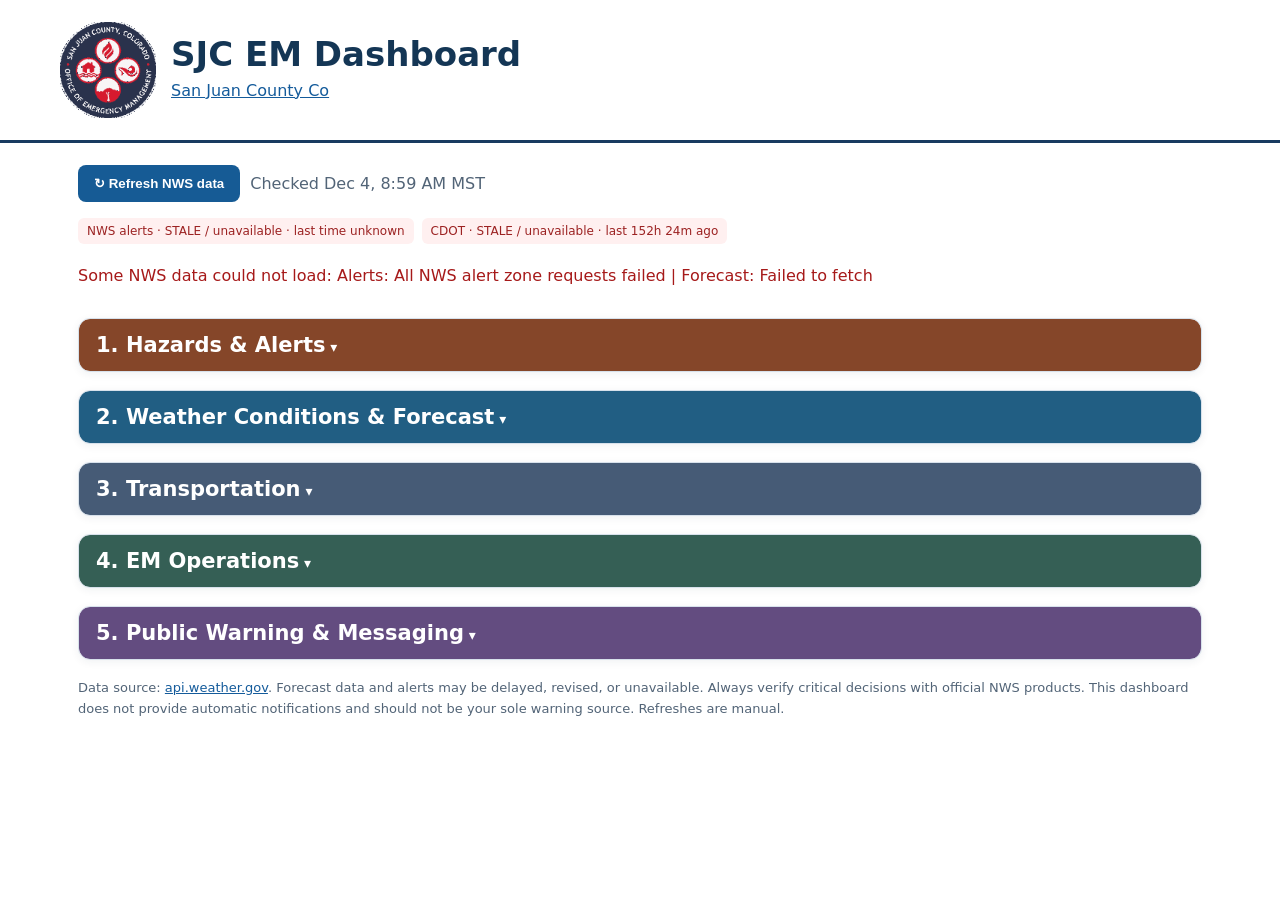
<file: index.html>
<!doctype html><html lang="en"><head><meta charset="utf-8"><meta name="viewport" content="width=device-width,initial-scale=1"><title>SJC EM Dashboard</title><style>
:root{font-family:system-ui,-apple-system,Segoe UI,sans-serif;color:#172334;background:#fff}
*{box-sizing:border-box}body{margin:0;background:#fff}header{background:#fff;border-bottom:3px solid #183b60;padding:22px max(18px,calc((100vw - 1160px)/2))}
h1{margin:0;font-size:clamp(24px,4vw,34px);color:#143655}header p{margin:7px 0;color:#536477}
.wrap{max-width:1160px;margin:auto;padding:22px 18px 55px}.bar{display:flex;flex-wrap:wrap;gap:10px;align-items:center;margin-bottom:16px}
button{border:0;border-radius:8px;background:#165b95;color:#fff;font-weight:700;padding:11px 16px;cursor:pointer}button:disabled{opacity:.6;cursor:wait}
.muted,.meta{color:#526477}.meta{font-size:13px;line-height:1.5}.grid{display:grid;grid-template-columns:1.15fr .85fr;gap:18px}
@media(max-width:760px){.grid{grid-template-columns:1fr}}section{background:#fff;border:1px solid #d7e0e8;border-radius:12px;padding:18px;margin-bottom:18px;box-shadow:0 2px 9px #142f4510}
h2{margin:0 0 12px;font-size:20px;color:#153d60}.alert{border-left:5px solid #e8a923;background:#fff9e9;border-radius:7px;padding:13px;margin:12px 0}
.alert.warning{border-left-color:#c72c2c;background:#fff0f0}.alert.watch{border-left-color:#c68c00}.alert h3{margin:0 0 7px}.alert p{margin:7px 0;white-space:pre-wrap}
a{color:#145b9b}.forecast{border-top:1px solid #dce4eb;padding:12px 0}.forecast:first-of-type{border-top:0}.forecast strong{display:block}.forecast small{color:#526477}.forecast p{margin:5px 0}
.hours{display:flex;gap:10px;overflow:auto}.hour{flex:0 0 138px;background:#f0f5fa;border:1px solid #dbe5ef;border-radius:9px;padding:12px}.hour strong{display:block;margin:8px 0;font-size:22px}
.status{padding:8px 0 15px}.error{color:#a61919}.pill{display:inline-block;background:#e7f0f8;border-radius:20px;padding:4px 9px;font-size:12px;margin:4px 4px 0 0}
textarea{width:100%;height:230px;background:#fff;color:#172334;border:1px solid #b9c9d6;border-radius:8px;padding:12px;line-height:1.5;resize:vertical}
footer{color:#526477;font-size:13px;line-height:1.6}.count{font-size:30px;font-weight:800}.cards{display:grid;grid-template-columns:repeat(5,minmax(0,1fr));gap:10px;margin-bottom:18px}
@media(max-width:900px){.cards{grid-template-columns:repeat(2,minmax(0,1fr))}}.tile{border:1px solid #d7e0e8;border-radius:10px;padding:13px;background:#f8fafc}
.tile strong{display:block;margin-bottom:5px;font-size:14px}.tile .count{color:#143d60}.tile small{color:#526477}.tile.active{border-color:#c57923;background:#fff8e9}
.changes{background:#f2f7fb;border-left:4px solid #165b95;padding:12px;border-radius:6px;white-space:pre-wrap}
.filters{display:flex;flex-wrap:wrap;gap:8px;margin:12px 0}.filters button{background:#eef3f7;color:#25425b;border:1px solid #cbd9e4;padding:7px 11px;font-size:13px}.filters button.selected{background:#165b95;color:white}
.note{font-size:13px;color:#536477}

.cdot-segment{border-top:1px solid #dce4eb;padding:12px 0}.cdot-segment h3{margin:0 0 5px;font-size:16px}.cdot-segment p{margin:5px 0}.cdot-status{border-left:4px solid #165b95;background:#f1f7fb;padding:10px}.cdot-status.bad{border-color:#b32121;background:#fff1f1}
 .freshness{display:flex;flex-wrap:wrap;gap:8px;margin:0 0 14px}.freshness span{font-size:12px;background:#eef3f7;border-radius:6px;padding:6px 9px;color:#25425b}.freshness .stale{background:#fff0f0;color:#9c2222}.compact-toggle{font:inherit;color:#153d60;cursor:pointer;font-weight:700;font-size:20px;list-style:none}.compact-toggle::-webkit-details-marker{display:none}.compact-toggle:after{content:' ▾';font-size:14px;color:#526477}.compact-details[open]>.compact-toggle:after{content:' ▴'}.compact-details>.compact-toggle{margin-bottom:10px}.compact-details .meta{margin-bottom:8px}  .lifelines-row{margin:0;padding:8px 0;text-align:center}.lifelines-row img{display:block;width:100%;max-width:700px;height:auto;margin:0 auto;object-fit:contain}.lifelines-row figcaption{font-size:12px;color:#526477;margin-top:5px} 
.lifeline-grid{display:grid;grid-template-columns:repeat(4,minmax(0,1fr));gap:10px;margin:12px 0}.lifeline-tile{display:flex;flex-direction:column;align-items:center;gap:7px;background:#f8fafc;color:#183b60;border:1px solid #d7e0e8;padding:12px 6px;border-radius:10px;min-width:0;font-weight:500}.lifeline-tile:hover,.lifeline-tile:focus-visible{outline:2px solid #165b95;outline-offset:1px}.lifeline-symbol{display:block;width:94px;height:94px;max-width:100%;border:5px solid #858c95;border-radius:50%;background-image:url('./lifelines-blue-row.png');background-repeat:no-repeat;background-size:800% auto;background-color:white}.lifeline-name{font-size:12px;line-height:1.3;min-height:31px}.lifeline-condition{font-size:12px;font-weight:700}.lifeline-tile[data-condition="green"] .lifeline-symbol{border-color:#35864b}.lifeline-tile[data-condition="yellow"] .lifeline-symbol{border-color:#d09a10}.lifeline-tile[data-condition="red"] .lifeline-symbol{border-color:#be3030}.lifeline-editor{border-top:1px solid #d7e0e8;padding-top:14px;margin-top:12px}.lifeline-editor label{display:block;font-size:14px;margin:8px 0}.lifeline-editor select{width:100%;max-width:340px;padding:9px;border:1px solid #b9c9d6;border-radius:7px;background:white}.lifeline-editor textarea{height:85px;display:block;max-width:650px;margin-bottom:10px}@media(max-width:600px){.lifeline-grid{grid-template-columns:repeat(2,minmax(0,1fr))}.lifeline-symbol{width:86px;height:86px}}

/* FEMA component-level lifelines */
.lifeline-legend{display:flex;flex-wrap:wrap;gap:12px;font-size:12px;color:#435a70;margin:10px 0}.lifeline-grid{display:grid;grid-template-columns:repeat(4,minmax(0,1fr));gap:10px;margin:12px 0}.lifeline-tile{display:flex;flex-direction:column;align-items:center;gap:7px;background:#f8fafc;color:#183b60;border:1px solid #d7e0e8;padding:12px 6px;border-radius:10px;min-width:0;font-weight:500}.lifeline-tile:hover,.lifeline-tile:focus-visible{outline:2px solid #165b95;outline-offset:1px}.lifeline-ring{width:104px;height:104px;max-width:100%;border:5px solid #858c95;border-radius:50%;display:flex;align-items:center;justify-content:center;background:white;overflow:hidden}.lifeline-symbol{width:94px;height:94px;flex:none;display:block;background-image:url('./lifelines-blue-row.png');background-repeat:no-repeat;background-size:800% 100%;background-color:white}.lifeline-name{font-size:12px;line-height:1.3;min-height:31px}.lifeline-condition{font-size:12px;font-weight:700}.lifeline-tile[data-condition="green"] .lifeline-ring{border-color:#35864b}.lifeline-tile[data-condition="yellow"] .lifeline-ring{border-color:#d09a10}.lifeline-tile[data-condition="red"] .lifeline-ring{border-color:#be3030}.lifeline-editor{border-top:1px solid #d7e0e8;padding-top:14px;margin-top:12px}.lifeline-editor h3{font-size:17px;color:#153d60;margin:16px 0 8px}.lifeline-editor label{display:block;font-size:14px;margin:10px 0 5px;font-weight:600}.lifeline-editor select,.lifeline-editor input{display:block;width:100%;max-width:650px;padding:9px;border:1px solid #b9c9d6;border-radius:7px;background:white;color:#172334}.lifeline-editor textarea{height:85px;display:block;max-width:650px;margin-bottom:10px}.lifeline-component{border:1px solid #d7e0e8;border-radius:8px;margin:9px 0;padding:11px;background:#fbfcfe}.lifeline-component summary{font-weight:650;cursor:pointer;color:#153d60}.lifeline-component .component-meta{font-size:12px;color:#536477;padding:5px 0}.lifeline-component button{margin-top:8px}.lifeline-component .component-fields{padding:7px 0}.lifeline-component textarea{height:75px}@media(max-width:600px){.lifeline-grid{grid-template-columns:repeat(2,minmax(0,1fr))}.lifeline-ring{width:96px;height:96px}.lifeline-symbol{width:86px;height:86px;background-size:800% 100%}}
.cdot-coverage{display:grid;grid-template-columns:repeat(3,minmax(0,1fr));gap:8px;margin:12px 0}.cdot-coverage>div{padding:10px;border:1px solid #d7e0e8;border-radius:8px;background:#f8fafc;font-size:13px}.cdot-coverage strong{display:block;color:#153d60;margin-bottom:4px}@media(max-width:600px){.cdot-coverage{grid-template-columns:1fr}}.em-tool-grid{display:grid;grid-template-columns:repeat(3,minmax(0,1fr));gap:10px}.em-tool-grid a{display:block;text-decoration:none;background:#f3f8fc;border:1px solid #cbdce9;border-radius:9px;padding:14px}.em-tool-grid a:hover,.em-tool-grid a:focus-visible{background:#e8f2fa;outline:2px solid #165b95}.em-tool-grid strong{display:block;font-size:15px;color:#145b9b}.em-tool-grid span{display:block;font-size:12px;color:#526477;margin-top:5px}@media(max-width:760px){.em-tool-grid{grid-template-columns:1fr}}
/* County hazards snapshot: alert signals are not risk assessments */
.hazard-grid{display:grid;grid-template-columns:repeat(3,minmax(0,1fr));gap:10px}.hazard-item{border:1px solid #d7e0e8;border-radius:9px;padding:12px;background:#f8fafc}.hazard-item strong{display:block;color:#153d60;margin-bottom:5px}.hazard-item .hazard-status{font-weight:700;font-size:13px}.hazard-item .hazard-status.detected{color:#a61919}.hazard-item p{margin:6px 0;font-size:13px;color:#526477}.hazard-item a{font-size:13px}@media(max-width:800px){.hazard-grid{grid-template-columns:repeat(2,minmax(0,1fr))}}@media(max-width:520px){.hazard-grid{grid-template-columns:1fr}}
.hazard-flood{grid-column:span 2}.hazard-flood summary{cursor:pointer;list-style-position:outside}.hazard-flood summary strong{display:inline;margin-right:9px}.hazard-links{padding-left:21px;margin:12px 0}.hazard-links li{margin:8px 0}.hazard-links a{overflow-wrap:anywhere}@media(max-width:520px){.hazard-flood{grid-column:span 1}}.gauge-panel{margin:10px 0;padding:10px;background:#fff;border:1px solid #d7e0e8;border-radius:8px}.gauge-reading{border-bottom:1px solid #e3eaf0;padding:8px 0;font-size:13px;line-height:1.8}.gauge-reading:last-of-type{border-bottom:0}.gauge-reading strong{display:block}.gauge-reading small{color:#526477}.hazard-geologic label{display:block;font-weight:650;font-size:13px;margin:12px 0 5px}.hazard-geologic textarea{height:100px;min-height:80px}.hazard-geologic button{margin:8px 0;font-size:13px;padding:8px 12px}.hazard-drought{grid-column:span 2}.drought-stats{display:grid;grid-template-columns:repeat(5,minmax(0,1fr));gap:5px;margin:10px 0}.drought-stats>div{border:1px solid #d7e0e8;border-radius:7px;padding:7px;text-align:center;background:white}.drought-stats strong,.drought-stats span{display:block;font-size:13px}.drought-stats span{font-weight:700;margin-top:3px}@media(max-width:520px){.hazard-drought{grid-column:span 1}.drought-stats{grid-template-columns:repeat(3,minmax(0,1fr))}}.hazard-item details>summary{cursor:pointer;color:#153d60;font-weight:700;line-height:1.5}.hazard-item details>summary:hover{color:#165b95}.hazard-item details[open]>summary{margin-bottom:10px}.hazard-item details>summary:focus-visible{outline:2px solid #165b95;outline-offset:3px}.hazard-item textarea{width:100%;max-height:150px}.hazard-item details[open]{min-height:65px}.hazard-attachments{border-top:1px solid #dae0e7;margin-top:13px;padding-top:10px}.hazard-attachments label{display:block;font-weight:700;font-size:13px;margin-bottom:5px}.hazard-attachments input{max-width:100%;font-size:13px}.hazard-file-row{padding:5px 0;overflow-wrap:anywhere}.hazard-file-row button{padding:3px 8px;font-size:11px;margin-left:7px}.operations-links{display:grid;grid-template-columns:repeat(4,minmax(0,1fr));gap:10px}.operations-links a{display:flex;flex-direction:column;gap:7px;padding:14px;text-decoration:none;border:1px solid #cbd6df;border-radius:9px;background:#f7fafd;color:#143655}.operations-links a:hover,.operations-links a:focus-visible{border-color:#165b95;background:#eaf3fb}.operations-links a span{font-size:13px;color:#526477;line-height:1.4}@media(max-width:800px){.operations-links{grid-template-columns:repeat(2,minmax(0,1fr))}}@media(max-width:480px){.operations-links{grid-template-columns:1fr}}.cdot-changes-inline{margin-top:16px;border-top:1px solid #d7e0e8;padding-top:12px}.cdot-changes-inline summary{cursor:pointer;color:#143655;padding:7px 0}.cdot-changes-inline[open] summary{margin-bottom:9px}.dashboard-group{margin:18px 0;padding:15px;border:1px solid #d7e1eb;border-radius:12px}.dashboard-group>h2{margin:0 0 12px;color:#143655}.dashboard-group>section{margin:12px 0}.dashboard-subpanel{margin:11px 0;border:1px solid #d7e1eb;border-radius:9px;padding:10px}.dashboard-subpanel>summary{font-weight:700;color:#143655;cursor:pointer;padding:5px}.dashboard-subpanel[open]>summary{margin-bottom:12px}.dashboard-subpanel>section{margin:0;padding:4px 0;border:0;box-shadow:none}.dashboard-group .operations-links{grid-template-columns:repeat(auto-fit,minmax(180px,1fr))}@media(max-width:640px){.dashboard-group{padding:10px}}
/* Primary navigation sections: restrained color coding; warnings retain their own severity colors. */
.dashboard-group{overflow:hidden}
.dashboard-group>h2{padding:13px 16px;margin:-15px -15px 15px;border-radius:11px 11px 0 0;color:#fff;letter-spacing:.01em}
#dashboard-hazards>h2{background:#854629}
#dashboard-weather>h2{background:#215e83}
#dashboard-transportation>h2{background:#465b76}
#dashboard-operations>h2{background:#355f55}
#dashboard-warning>h2{background:#634c80}
@media(max-width:640px){.dashboard-group>h2{margin:-10px -10px 13px;padding:12px}}

/* Actual visible main headers are generated as summary.compact-toggle by makeCompact(). */
.dashboard-group>.compact-details{margin:0}
.dashboard-group>.compact-details>summary.compact-toggle{
 display:block;cursor:pointer;list-style:none;margin:-15px -15px 15px;
 padding:14px 17px;color:#fff;font-size:21px;font-weight:750;
 border-radius:11px 11px 0 0;
}
.dashboard-group>.compact-details>summary.compact-toggle::-webkit-details-marker{display:none}
.dashboard-group>.compact-details>summary.compact-toggle::after{color:#fff}
.dashboard-group>.compact-details:not([open])>summary.compact-toggle{margin-bottom:-15px;border-radius:11px}
#dashboard-hazards>.compact-details>summary.compact-toggle{background:#854629}
#dashboard-weather>.compact-details>summary.compact-toggle{background:#215e83}
.noaa-nested-panel>.compact-details>summary.compact-toggle{background:#286c8b;color:#fff;padding:10px 13px;border-radius:7px;margin:0;font-size:16px}.noaa-nested-panel{margin-top:16px}.noaa-nested-panel>.compact-details{margin:0}.noaa-nested-panel>.compact-details>summary.compact-toggle::after{color:#fff}
#dashboard-transportation>.compact-details>summary.compact-toggle{background:#465b76}
#dashboard-operations>.compact-details>summary.compact-toggle{background:#355f55}
#dashboard-warning>.compact-details>summary.compact-toggle{background:#634c80}
@media(max-width:640px){
 .dashboard-group>.compact-details>summary.compact-toggle{margin:-10px -10px 12px;padding:12px 13px;font-size:18px}
 .dashboard-group>.compact-details:not([open])>summary.compact-toggle{margin-bottom:-10px}
}
.nws-dss-panel{border:2px solid #a74d29;background:#fff9f2;border-radius:10px;padding:14px 17px;margin-bottom:14px}.nws-dss-panel h2{margin-top:0}.nws-dss-primary{display:inline-block;background:#854629;color:#fff!important;padding:11px 16px;border-radius:7px;font-weight:750;text-decoration:none}.nws-dss-primary:hover{background:#63341e}.nws-dss-shortcut{border-left:4px solid #854629;padding:10px 13px;background:#fff9f2;border-radius:6px}.nws-dss-shortcut .meta{display:block;margin-top:4px}.dss-freshness{font-size:14px;padding:9px 12px;margin:8px 0;border-radius:6px;background:#eef4f9;color:#19364d;font-weight:650}.dss-freshness.dss-stale{background:#fff1d9;color:#805010}.dss-freshness.dss-error{background:#fce9e8;color:#8a2b28}.noaa-experimental{display:inline-block;font-size:11px;letter-spacing:.06em;background:#fff1d4;color:#77440c;padding:3px 7px;border-radius:5px;vertical-align:middle}.noaa-river-grid{display:grid;grid-template-columns:repeat(auto-fit,minmax(230px,1fr));gap:12px;margin:12px 0}.noaa-river-card{border:1px solid #d4e0e8;border-radius:9px;padding:13px;background:#f7fafc;overflow-wrap:anywhere}.noaa-river-card h3{margin:0 0 7px;font-size:17px}.noaa-river-card p{margin:6px 0}.noaa-river-card .meta{font-size:12px}.noaa-river-status-bad{color:#9c3f21;font-weight:650}.noaa-model-layer{border-top:1px solid #ccdae3;margin-top:12px;padding-top:10px}.noaa-model-layer h4{margin:0 0 7px;font-size:14px}.noaa-model-layer input{padding:8px;margin-right:6px}.noaa-model-layer button{font-size:12px;margin:5px 0}.cdot-intel-grid{display:grid;grid-template-columns:repeat(auto-fit,minmax(245px,1fr));gap:10px;margin:12px 0}.cdot-intel-card{background:#f7fafc;border:1px solid #d6e0e8;border-radius:9px;padding:12px;overflow-wrap:anywhere}.cdot-intel-card p{margin:7px 0;font-size:13px}.cdot-intel-card strong{color:#183a57}.cdot-intel-status{font-size:13px;background:#eef4f7;border-radius:7px;padding:9px 11px;margin:9px 0}.cdot-intel-status.warning{background:#fff1e1;color:#824614;font-weight:600}.cdot-intel-card .meta{font-size:12px}.cdot-intel-card .closure{color:#9e2e25;font-weight:750}.site-brand{display:flex;align-items:center;gap:15px;min-width:0}.site-seal{width:96px;height:96px;object-fit:contain;flex:0 0 96px}.site-brand-text{min-width:0}@media(max-width:520px){.site-brand{gap:10px}.site-seal{width:72px;height:72px;flex-basis:72px}.site-brand h1{font-size:clamp(21px,5vw,27px)}header{padding-top:14px;padding-bottom:14px}}
/* Descriptive operational summary with visible writing prompts */
.opa-secondary{background:#edf3f8;color:#17466a;border:1px solid #cbd9e4;padding:9px 12px}
.opa-narrative{display:grid;grid-template-columns:minmax(0,1.8fr) minmax(200px,1fr);gap:14px;margin:12px 0}
.opa-editor{min-width:0}.opa-editor label{display:block;font-size:14px;font-weight:700;margin:0 0 7px;color:#153d60}
#opa-narrative{display:block;width:100%;min-height:220px;border:1px solid #b9c9d6;border-radius:8px;background:white;color:#172334;padding:12px;font:inherit;line-height:1.5;resize:vertical}
.opa-guides{align-self:start;background:#f7f9fb;border:1px solid #e0e7ed;border-radius:9px;padding:12px 14px;color:#667b8a}
.opa-guides strong{display:block;font-size:12px;margin-bottom:7px;color:#637888}
.opa-guides p{font-size:12px;line-height:1.45;margin:0 0 10px}.opa-guides p:last-child{margin-bottom:0}
.opa-tpe{display:block;font-size:11px;color:#8594a2;margin-top:3px}
.opa-buttons{display:flex;flex-wrap:wrap;gap:8px;margin:12px 0}
.opa-hint{font-size:12px;color:#64748b;margin:5px 0 8px;line-height:1.4}
@media(max-width:680px){.opa-narrative{grid-template-columns:1fr}.opa-guides{order:-1}.opa-guides p{margin-bottom:7px}}
/* Rapid Incident Assessment: minimal manual triage; does not alter lifeline statuses */
.incident-intake{border:1px solid #d7e0e8;border-radius:9px;background:#f8fafc;margin:12px 0;padding:13px}
.incident-intake h3{font-size:17px;color:#153d60;margin:0 0 12px}.incident-intake h4{font-size:15px;color:#153d60;margin:0 0 6px}
.incident-intake>label{display:block;font-size:13px;font-weight:700;margin:3px 0 6px}
.incident-intake textarea{display:block;width:100%;min-height:76px;border:1px solid #b9c9d6;border-radius:7px;padding:10px;background:white;color:#172334;font:inherit}
.incident-hint{font-size:12px;color:#64748b;line-height:1.4;margin:5px 0 10px}
.incident-controls{display:flex;flex-wrap:wrap;gap:8px;margin:10px 0}
#incident-review{border-top:1px solid #d7e0e8;margin-top:12px;padding-top:12px}
.incident-choice{display:flex;gap:10px;align-items:flex-start;border-bottom:1px solid #e2e8f0;padding:9px 0}
.incident-choice>input{margin-top:4px;width:18px;height:18px;flex-shrink:0}
.incident-choice>span{flex:1;min-width:100px}
.incident-choice strong{display:block;font-size:13px}.incident-choice small{display:block;color:#526477;font-size:12px;line-height:1.4;margin-top:3px}
.incident-choice>button{align-self:center;white-space:nowrap;padding:8px 11px}
</style></head><body><header><div class="site-brand"><img class="site-seal" alt="San Juan County Colorado Office of Emergency Management seal" width="96" height="96" src="[data-uri]"><div class="site-brand-text"><h1>SJC EM Dashboard</h1><p><a href="https://sanjuancounty.colorado.gov/OEM" target="_blank" rel="noopener noreferrer">San Juan County Co</a></p></div></div></header><main class="wrap"><div class="bar"><button id="refresh">↻ Refresh NWS data</button><span class="muted" id="updated">Not loaded yet</span></div><div class="freshness" aria-label="Data freshness"><span id="nws-freshness">NWS · Not checked</span><span id="cdot-freshness">CDOT · Loading</span></div><div class="status" id="status" role="status">Loading official NWS data…</div><div class="cards" id="categoryCards" aria-label="Weather hazard categories"></div>
<section class="dashboard-group" id="dashboard-hazards"><h2>1. Hazards &amp; Alerts</h2><p class="nws-dss-shortcut"><strong>NWS Decision Support:</strong> <a href="https://www.weather.gov/media/gjt/DssPacket.pdf" target="_blank" rel="noopener noreferrer">Open latest Grand Junction DSS Packet (PDF) ↗</a> <span class="meta">Review before operational decisions; issuance time is shown inside the PDF.</span></p><div id="changes" hidden aria-hidden="true"></div><section><h2>Active county alerts</h2><div class="meta">NWS alert monitoring: San Juan County (COC111), Northwestern San Juan Mountains (COZ018), Southwest San Juan Mountains (COZ019), and fire weather zone COZ295. Zones extend beyond the county and some warnings have elevation limits; verify each alert's affected area.</div><div class="filters" id="filters"></div><div id="alerts">Loading…</div><p class="meta"><a href="https://forecast.weather.gov/MapClick.php?lat=37.811&lon=-107.665" target="_blank" rel="noopener">Official Silverton forecast ↗</a> · <a href="https://www.weather.gov/gjt/" target="_blank" rel="noopener">NWS Grand Junction ↗</a></p></section><section id="hazards-section" aria-label="County hazards overview"><h2>Hazards Situational Awareness</h2><p class="meta">Operational awareness only. Counts reflect matching NWS alerts returned for the county and surrounding forecast zones, not a hazard risk rating. A zero count is <strong>not</strong> an all-clear. Verify geographic and elevation coverage.</p><div id="hazard-grid" class="hazard-grid" aria-live="polite"><p class="meta">Loading hazard information…</p></div><p class="meta">Avalanche, wildfire, transportation, and other non-NWS hazards require separate official-source review. This section does not issue public warnings.</p><section id="dashboard-noaa" class="noaa-nested-panel"><details class="compact-details"><summary class="compact-toggle">NOAA River Forecast &amp; Flood Outlook <span class="noaa-experimental">EXPERIMENTAL</span></summary><section><p class="meta">Two separate layers: official NOAA river forecasts where available and experimental National Water Model streamflow guidance where a creek-specific reach is positively verified. For Cement and Mineral Creek, reach identification may need manual confirmation. Experimental integration for the Animas River, Cement Creek, and Mineral Creek. NOAA coverage is not guaranteed at every USGS gauge. Do not use as the sole basis for warnings or operational decisions.</p><div id="noaa-river-status" class="meta" role="status">NOAA data not yet checked.</div><button type="button" id="noaa-river-refresh">↻ Check NOAA forecasts</button><div id="noaa-river-cards" class="noaa-river-grid" aria-live="polite"><p class="meta">Open this section to check NOAA coverage.</p></div><p class="meta"><a target="_blank" rel="noopener noreferrer" href="https://water.noaa.gov/">Official NOAA river map ↗</a> · <a target="_blank" rel="noopener noreferrer" href="https://api.water.noaa.gov/nwps/v1/docs/">NWPS API documentation ↗</a>. Observations and forecasts are distinct; modeled streamflow guidance is not an official NWS river forecast. Verify NWS flood warnings separately.</p></section></details></section></section></section><section class="dashboard-group" id="dashboard-weather"><h2>2. Weather Conditions &amp; Forecast</h2><section id="nws-dss-packet" class="nws-dss-panel" aria-label="Critical NWS decision support packet and contacts"><div id="dss-freshness" class="dss-freshness" role="status" aria-live="polite">DSS packet update status: checking…</div><h2>NWS Decision Support Packet · Critical Operational Reference</h2><p><a class="nws-dss-primary" href="https://www.weather.gov/media/gjt/DssPacket.pdf" target="_blank" rel="noopener noreferrer" id="dss-pdf-link">Open latest NWS Grand Junction DSS Packet (PDF) ↗</a></p><p class="meta">Official NWS briefing with weather hazards, timing, impacts, and maps. This links to the NWS-hosted PDF, which can be updated in place; check the issuance time inside the packet and verify current alerts.</p><p><strong>For immediate assistance, call us with your questions and reports at <a href="tel:+19702569463">970-256-9463</a>.</strong> If you would like to submit weather reports and/or photos, please email <a href="mailto:nws.grandjunction@noaa.gov">nws.grandjunction@noaa.gov</a>.</p><p class="meta">Contact number above is the reporting number provided for this dashboard; the DSS Packet may display a different office number.</p></section><section><h2>Silverton forecast</h2><div class="meta">Representative point forecast, not a county-wide mountain forecast.</div><div id="forecast">Loading…</div></section><section><h2>Next 12 hours · Silverton</h2><div id="hourly" class="hours">Loading…</div></section><section id="local-weather-stations" aria-label="Local weather station resources">
<h2>Local Weather Station Observations</h2>
<p class="meta">Open nearby weather-station networks in a new tab to review current conditions. Station availability and reporting times vary. Verify observations before operational use.</p>
<div class="em-tool-grid">
<a href="https://ambientweather.net/dashboard/512b9228e449178b21daceec3aab7d92" target="_blank" rel="noopener noreferrer"><strong>Ambient Weather · Silverton ↗</strong><span>Public Ambient Weather dashboard and local station observations · Opens in a new tab</span></a>
<a href="https://avalanche.state.co.us/weather/weather-stations?within=6&amp;units=imperial#zone-northern-san-juan" target="_blank" rel="noopener noreferrer"><strong>CAIC · Northern San Juan Weather Stations ↗</strong><span>Colorado Avalanche Information Center station observations in imperial units · Opens in a new tab</span></a>
</div>
</section></section><section class="dashboard-group" id="dashboard-transportation"><h2>3. Transportation</h2><section id="cdot-section"><h2>CDOT 550 Durango-Ouray</h2><p class="meta">CDOT road surface reports and forecasts. This feed does <strong>not</strong> confirm whether the highway is open or closed. Approximate geographic filter; unlisted sections have unknown conditions. <a href="https://www.cotrip.org/" target="_blank" rel="noopener">Verify with COtrip</a>.</p><div id="cdot-status" class="cdot-status bad" role="status">CDOT data loading…</div><div id="cdot-corridor-coverage" class="cdot-coverage" aria-label="US 550 corridor coverage"></div><div id="cdot-segments"></div><p class="meta">Feed retrieval scheduled approximately every 30 minutes. Operator observations may be older than retrieval. Always verify current conditions before travel.</p><details id="cdot-changes-section" class="cdot-changes-inline"><summary><strong>Changes since previous check</strong></summary><p class="meta">Compares CDOT operator road-surface reports between successful scheduled retrievals, not browser refreshes. Missing reports do not establish road closures or all-clear conditions.</p><div id="cdot-change-status" class="changes">Loading CDOT change history…</div><div id="cdot-change-list"></div></details></section>
<section id="cdot-alerts-panel"><h2>US 550 Closures, Restrictions &amp; Incidents</h2>
<p class="meta">CDOT public road-alert feed for the Durango–Ouray corridor. A missing alert does <strong>not</strong> establish that US 550 is open. Confirm closures and reopening with COtrip or CDOT.</p>
<div id="cdot-alerts-status" class="cdot-intel-status">Not checked yet.</div><div id="cdot-alerts-list" class="cdot-intel-grid"></div>
<p class="meta"><a href="https://www.cotrip.org/" target="_blank" rel="noopener noreferrer">Verify official closures and restrictions on COtrip ↗</a></p></section>
<section id="cdot-rwis-panel"><h2>Roadside Weather Stations · US 550</h2>
<p class="meta">CDOT roadside sensor observations near the corridor. Station availability, reporting age, and individual sensor fields vary. Raw numerical sensor units are not independently confirmed here.</p>
<div id="cdot-rwis-status" class="cdot-intel-status">Not checked yet.</div><div id="cdot-rwis-list" class="cdot-intel-grid"></div>
<p class="meta"><a href="https://maps.codot.gov/server/rest/services/Hosted/CoTrip_Weather_Stations_%28Live%29_Public_View/FeatureServer/0" target="_blank" rel="noopener noreferrer">Source: CDOT public RWIS layer ↗</a></p></section>
<section id="cdot-visual-panel"><h2>Traffic Cameras &amp; Message Signs</h2>
<p class="meta">Check CDOT's live map for road images and current traveler messages. Live camera snapshots and sign text are <strong>not yet integrated</strong> into this dashboard.</p>
<div class="cdot-intel-grid"><div class="cdot-intel-card"><strong>US 550 cameras</strong><p>Check visibility, snow cover and travel conditions. Verify the image capture time.</p><a href="https://www.cotrip.org/" target="_blank" rel="noopener noreferrer">Open COtrip camera map ↗</a></div><div class="cdot-intel-card"><strong>Electronic message signs</strong><p>Review CDOT's current traveler advisories and posted restrictions.</p><a href="https://www.cotrip.org/" target="_blank" rel="noopener noreferrer">Open COtrip message signs ↗</a></div></div></section>
<p class="meta"><button type="button" id="cdot-intel-refresh">↻ Refresh CDOT alerts and weather stations</button> · Official CDOT reporting may lag field conditions.</p>
</section><section class="dashboard-group" id="dashboard-operations"><h2>4. EM Operations</h2><section id="operations-section" aria-label="Operational communications and dispatch"><h2>Communications &amp; Dispatch</h2><p class="meta">Direct access to agency systems. Each portal opens in a new tab; login and incident data stay with the provider.</p><div class="operations-links">
<a href="https://web.groupme.com/chats" target="_blank" rel="noopener noreferrer"><strong>GroupMe ↗</strong><span>Interagency coordination and group discussions</span></a>
<a href="https://interface.active911.com/" target="_blank" rel="noopener noreferrer"><strong>Active911 ↗</strong><span>Dispatch notifications and responder coordination</span></a>
<a href="https://colorado.webeocasp.com/colorado/ui" target="_blank" rel="noopener noreferrer"><strong>Colorado WebEOC ↗</strong><span>Incident management and situational reporting</span></a>

</div></section><section><h2>Emergency management overview</h2><div id="overview" class="meta">Loading…</div></section><section aria-label="EM Operational Tools"><h2>EM Operational Tools</h2><p class="note">External emergency management systems · Authorized access required.</p><div class="em-tool-grid"><a href="https://crisistrack.juvare.com/ctc2/console.jsp" target="_blank" rel="noopener noreferrer"><strong>Crisis Track ↗</strong><span>Damage assessment and documentation</span></a></div></section><section aria-label="Lifelines"><h2>Lifelines · Initial Assessment</h2><p class="note">FEMA Community Lifelines · Initial manual community-impact assessments; not live service monitoring. <a href="https://rutschblock.github.io/SJC-EOC-Dashboard/" target="_blank" rel="noopener noreferrer">Open EOC Dashboard ↗</a> for incident coordination.</p>
<div class="incident-intake" id="incident-intake">
<h3>Rapid Incident Assessment</h3>
<label for="incident-description">1. What's happening?</label>
<textarea id="incident-description" rows="3" maxlength="1200" aria-describedby="incident-help"></textarea>
<p class="incident-hint" id="incident-help">What happened, who is affected, and which services are disrupted?</p>
<div class="incident-controls">
<button type="button" id="incident-analyze">Assess incident</button>
<button type="button" id="incident-example" class="opa-secondary">Try winter storm example</button>
<button type="button" id="incident-clear" class="opa-secondary">Clear</button>
</div>
<div id="incident-review" hidden>
<h4>2. Review lifeline impacts</h4>
<p class="incident-hint">Directly mentioned impacts are preselected; possible cascading impacts are optional. Verify before acting.</p>
<div id="incident-choices"></div>
<div class="incident-controls"><button type="button" id="incident-show-other" class="opa-secondary">Show other lifelines</button></div>
<p id="incident-summary" class="incident-hint" aria-live="polite"></p>
<p class="incident-hint">Suggestions are not verified impacts. Lifeline colors and assessments remain manually controlled.</p>
</div>
</div>
<div class="lifeline-legend"><span>⚪ Unknown</span><span>🟢 Minimal</span><span>🟡 Moderate</span><span>🔴 Significant</span></div><p id="lifeline-summary" class="note" aria-live="polite">Eight lifelines · No assessments recorded</p><div class="lifeline-grid"><button type="button" class="lifeline-tile" data-lifeline="0" data-condition="unknown" aria-label="Safety and Security: Unknown; open assessment"><span class="lifeline-ring"><span class="lifeline-symbol" style="background-position:0.00000% center" aria-hidden="true"></span></span><span class="lifeline-name">Safety and Security</span><span class="lifeline-condition">Unknown</span></button><button type="button" class="lifeline-tile" data-lifeline="1" data-condition="unknown" aria-label="Food, Hydration, Shelter: Unknown; open assessment"><span class="lifeline-ring"><span class="lifeline-symbol" style="background-position:14.28571% center" aria-hidden="true"></span></span><span class="lifeline-name">Food, Hydration, Shelter</span><span class="lifeline-condition">Unknown</span></button><button type="button" class="lifeline-tile" data-lifeline="2" data-condition="unknown" aria-label="Health and Medical: Unknown; open assessment"><span class="lifeline-ring"><span class="lifeline-symbol" style="background-position:28.57143% center" aria-hidden="true"></span></span><span class="lifeline-name">Health and Medical</span><span class="lifeline-condition">Unknown</span></button><button type="button" class="lifeline-tile" data-lifeline="3" data-condition="unknown" aria-label="Water Systems: Unknown; open assessment"><span class="lifeline-ring"><span class="lifeline-symbol" style="background-position:42.85714% center" aria-hidden="true"></span></span><span class="lifeline-name">Water Systems</span><span class="lifeline-condition">Unknown</span></button><button type="button" class="lifeline-tile" data-lifeline="4" data-condition="unknown" aria-label="Energy: Unknown; open assessment"><span class="lifeline-ring"><span class="lifeline-symbol" style="background-position:57.14286% center" aria-hidden="true"></span></span><span class="lifeline-name">Energy</span><span class="lifeline-condition">Unknown</span></button><button type="button" class="lifeline-tile" data-lifeline="5" data-condition="unknown" aria-label="Communications: Unknown; open assessment"><span class="lifeline-ring"><span class="lifeline-symbol" style="background-position:71.42857% center" aria-hidden="true"></span></span><span class="lifeline-name">Communications</span><span class="lifeline-condition">Unknown</span></button><button type="button" class="lifeline-tile" data-lifeline="6" data-condition="unknown" aria-label="Transportation: Unknown; open assessment"><span class="lifeline-ring"><span class="lifeline-symbol" style="background-position:85.71429% center" aria-hidden="true"></span></span><span class="lifeline-name">Transportation</span><span class="lifeline-condition">Unknown</span></button><button type="button" class="lifeline-tile" data-lifeline="7" data-condition="unknown" aria-label="Hazardous Materials: Unknown; open assessment"><span class="lifeline-ring"><span class="lifeline-symbol" style="background-position:100.00000% center" aria-hidden="true"></span></span><span class="lifeline-name">Hazardous Materials</span><span class="lifeline-condition">Unknown</span></button></div><div class="lifeline-editor" id="lifeline-editor" hidden><h3 id="lifeline-selected-name">Lifeline assessment</h3><p class="note">Overall condition is assigned by the assessor based on component impacts, not automatically calculated.</p><label for="lifeline-status">Overall lifeline condition</label><select id="lifeline-status"><option value="unknown">Unknown (gray)</option><option value="green">Minimal impact (green)</option><option value="yellow">Moderate impact (yellow)</option><option value="red">Significant impact (red)</option></select><label for="lifeline-source">Assessment source / validating partner</label><input id="lifeline-source" placeholder="Agency, contact, field report or situation report"><label for="lifeline-notes">Overall assessment / key priorities</label><textarea id="lifeline-notes" rows="3" placeholder="Current situation, interdependencies and priority needs"></textarea><p id="lifeline-timestamp" class="note"></p><button type="button" id="lifeline-save">Save overall assessment</button> <button type="button" class="opa-secondary" id="opa-from-lifeline">Add to operational summary</button><h3>FEMA lifeline components</h3><p class="note">Expand a component to record What? / So What? / Now What? / What's the Gap? / When?</p><div id="lifeline-components"></div></div><p class="note">Saved only in this browser. Assessments are not shared with other devices or incident partners. Unknown is the default until verified.</p></section>
<section aria-label="Operational Priorities and Actions" id="operational-actions">
<h2>Operational Priorities &amp; Actions</h2>
<p class="note">A short, evolving incident summary — focus on priorities, assignments, and results rather than tracking individual tasks.</p>
<div class="opa-narrative">
<div class="opa-editor">
<label for="opa-narrative">Operational summary</label>
<textarea id="opa-narrative" rows="10" maxlength="12000" aria-describedby="opa-guides opa-storage-note"></textarea>
<p class="opa-hint" id="opa-save-state" aria-live="polite">Saved only in this browser.</p>
</div>
<aside class="opa-guides" id="opa-guides" aria-label="Persistent writing prompts">
<strong>Writing prompts</strong>
<p>What’s happening? What are the most important impacts?</p>
<p>What can we do? What resources or partners can help?</p>
<p>What’s next? Who will do what, why, and toward what result? <span class="opa-tpe">(Task · Purpose · End State)</span></p>
<p>What changed? What has been achieved, and what remains unresolved?</p>
</aside>
</div>
<div class="opa-buttons">
<button type="button" id="opa-copy">Copy summary</button>
<button type="button" id="opa-import" class="opa-secondary" hidden>Import previous actions</button>
<button type="button" id="opa-clear" class="opa-secondary">Clear summary</button>
</div>
<p class="note" id="opa-storage-note">Browser-local draft only; not a shared incident record. Avoid sensitive information. Existing recorded actions are retained separately in this browser.</p>
</section></section></section><section class="dashboard-group" id="dashboard-warning"><h2>5. Public Warning &amp; Messaging</h2><div class="operations-links"><a href="https://agency.nixle.com/login/?next=/news/" target="_blank" rel="noopener noreferrer"><strong>Nixle / Everbridge ↗</strong><span>Public notification and alert management</span></a></div><section><h2>Public-information draft</h2><p class="meta">Generated from available NWS alert text. Review before posting; not an automatic public warning.</p><textarea id="summary" readonly></textarea><p><button id="copy">Copy summary</button></p></section></section><footer>Data source: <a href="https://api.weather.gov/" target="_blank" rel="noopener">api.weather.gov</a>. Forecast data and alerts may be delayed, revised, or unavailable. Always verify critical decisions with official NWS products. This dashboard does not provide automatic notifications and should not be your sole warning source. Refreshes are manual.</footer></main><script>
const BASE='https://api.weather.gov', LAT=37.811, LON=-107.665, ALERT_ZONES=['COC111','COZ018','COZ019','COZ295'];
const $=id=>document.getElementById(id);
const esc=s=>String(s??'').replace(/[&<>"']/g,c=>({'&':'&amp;','<':'&lt;','>':'&gt;','"':'&quot;','\'':'&#39;'}[c]));
const fmt=d=>d?new Date(d).toLocaleString('en-US',{timeZone:'America/Denver',month:'short',day:'numeric',hour:'numeric',minute:'2-digit',timeZoneName:'short'}):'Not specified';
const categories=['Severe weather','Flooding','Winter storms','Fire weather','Other'];
let active=[],filter='All',lastSuccess=null;
const classify=a=>{
 const s=(a.event||'').toLowerCase();
 if(/flood|flash flood|hydrologic/.test(s))return 'Flooding';
 if(/fire weather|red flag|extreme fire|fire danger/.test(s))return 'Fire weather';
 if(/winter|snow|blizzard|ice storm|freezing rain|avalanche|wind chill|cold weather|freeze|frost/.test(s))return 'Winter storms';
 if(/thunderstorm|tornado|severe weather|high wind|wind advisory|dust storm|hail/.test(s))return 'Severe weather';
 return 'Other';
};
async function get(url){const r=await fetch(url,{headers:{Accept:'application/geo+json'}});if(!r.ok)throw Error('NWS API '+r.status+' ('+new URL(url).pathname+')');return r.json()}

// Hazard cards are a view of the existing deduplicated NWS feed, not an independent hazard determination.

const GAUGE_SITES=[
 ['09358000','Animas River at Silverton'],
 ['09358550','Cement Creek at Silverton'],
 ['09359010','Mineral Creek at Silverton'],
 ['09359020','Animas River below Silverton']
];
let gaugeState={readings:[],error:null,checked:0,loading:false};
function gaugeFormatTime(iso){return iso?fmt(iso):'Unavailable'}
function updateGaugePanel(){
 const el=document.getElementById('flood-gauges');if(!el)return;
 if(gaugeState.loading&&!gaugeState.readings.length){el.textContent='Retrieving USGS gauge observations…';return}
 if(gaugeState.error&&!gaugeState.readings.length){el.textContent='USGS observations unavailable: '+gaugeState.error+'. Verify directly at USGS.';return}
 el.innerHTML=GAUGE_SITES.map(([id,name])=>{
  const found=gaugeState.readings.filter(x=>x.id===id);
  const blocks=['00065','00060'].map(code=>{
   const a=found.find(x=>x.code===code);
   if(!a)return '<span>'+ (code==='00065'?'Stage':'Discharge')+': unavailable</span>';
   if(!a.fresh)return '<span>'+ (code==='00065'?'Stage':'Discharge')+': stale ('+esc(gaugeFormatTime(a.date))+')</span>';
   const unit=code==='00065'?'ft':'cfs';
   const trend=a.delta===null?'Trend unavailable':Math.abs(a.delta)<(code==='00065'?0.02:0.5)?'→ Stable':a.delta>0?'↑ Rising':'↓ Falling';
   return '<span>'+(code==='00065'?'Stage':'Discharge')+': <b>'+esc(a.value.toLocaleString('en-US',{maximumFractionDigits:2}))+' '+unit+'</b> · '+trend+'<small> ('+esc(gaugeFormatTime(a.date))+')</small></span>';
  }).join('<br>');
  return '<div class="gauge-reading"><strong>'+esc(name)+'</strong>'+blocks+'</div>';
 }).join('')+'<p class="meta">Trend compares latest observation with the closest reading approximately 3 hours earlier (2–4 h window). Stale means over 3 hours old. USGS provisional data may be revised. Observation stage is not flood stage; no automatic flood risk classification is made.</p>'+(gaugeState.error?'<p class="error">Partial feed error: '+esc(gaugeState.error)+'</p>':'');
}
async function loadFloodGauges(force=false){
 if(gaugeState.loading||(!force&&Date.now()-gaugeState.checked<5*60*1000))return;
 gaugeState.loading=true;updateGaugePanel();
 try{
  const url='https://waterservices.usgs.gov/nwis/iv/?format=json&sites='+GAUGE_SITES.map(x=>x[0]).join(',')+'&parameterCd=00060,00065&period=P2D&siteStatus=all';
  const resp=await fetch(url,{headers:{Accept:'application/json'}});if(!resp.ok)throw Error('USGS HTTP '+resp.status);
  const data=await resp.json();const observations=[];
  for(const ts of (data.value?.timeSeries||[])){
   const id=ts.sourceInfo?.siteCode?.[0]?.value,code=ts.variable?.variableCode?.[0]?.value;
   if(!id||!['00060','00065'].includes(code))continue;
   const vals=(ts.values||[]).flatMap(v=>v.value||[]).map(v=>({value:Number(v.value),date:v.dateTime,time:Date.parse(v.dateTime)})).filter(v=>Number.isFinite(v.value)&&Number.isFinite(v.time)).sort((a,b)=>a.time-b.time);
   if(!vals.length)continue;
   const latest=vals[vals.length-1],target=latest.time-3*3600000;
   const earlier=vals.filter(v=>v.time<=latest.time-2*3600000&&v.time>=latest.time-4*3600000).sort((a,b)=>Math.abs(a.time-target)-Math.abs(b.time-target))[0];
   observations.push({id,code,value:latest.value,date:latest.date,delta:earlier?latest.value-earlier.value:null,fresh:Date.now()-latest.time<=3*3600000&&Date.now()>=latest.time-15*60000});
  }
  gaugeState.readings=observations;gaugeState.error=observations.length?'': 'No USGS measurements returned';
 }catch(e){gaugeState.error=e.message;gaugeState.readings=[]}
 finally{gaugeState.loading=false;gaugeState.checked=Date.now();updateGaugePanel()}
}


function initGeologicNotes(){
 const input=document.getElementById('geologic-notes'),button=document.getElementById('geologic-save'),stamp=document.getElementById('geologic-updated');
 if(!input||!button||!stamp)return;
 const key='sjc_geologic_landslide_notes_v1';
 let record=null;
 try{record=JSON.parse(localStorage.getItem(key)||'null')}catch(e){}
 input.value=typeof record?.notes==='string'?record.notes:'';
 stamp.textContent=record?.updated?'Last locally saved: '+fmt(record.updated):'Not yet assessed';
 button.addEventListener('click',()=>{
  try{const at=new Date().toISOString();localStorage.setItem(key,JSON.stringify({notes:input.value,updated:at}));stamp.textContent='Last locally saved: '+fmt(at)}
  catch(e){stamp.textContent='Unable to save notes in this browser';}
 });
}

/* Demonstration only: CAIC undocumented proxy used by caic-python; may break or be blocked by CORS. */
let caicDemo={checked:0,loading:false};
async function fetchCaicDemo(){
 const out=document.getElementById('caic-demo-status');if(!out||caicDemo.loading)return;
 caicDemo.loading=true;out.textContent='Requesting CAIC forecast demonstration data…';
 try{
  const date=new Date().toISOString(),inner='/products/all?datetime='+encodeURIComponent(date)+'&includeExpired=true';
  const endpoint='https://avalanche.state.co.us/api-proxy/avid?_api_proxy_uri='+encodeURIComponent(inner);
  const controller=new AbortController(),timeout=setTimeout(()=>controller.abort(),12000);
  let response;
  try{response=await fetch(endpoint,{signal:controller.signal,headers:{Accept:'application/json'}})}
  finally{clearTimeout(timeout)}
  if(!response.ok)throw Error('HTTP '+response.status);
  const data=await response.json();
  const products=Array.isArray(data)?data:Array.isArray(data?.products)?data.products:null;
  if(!products)throw Error('Unexpected CAIC response format');
  const matches=products.filter(p=>/san juan|silverton|needles|coal bank|molas|red mountain/i.test(JSON.stringify({title:p.title,name:p.name,area:p.area,zones:p.zones,regions:p.regions,forecast_zone:p.forecast_zone})));
  caicDemo.checked=Date.now();
  out.innerHTML='<strong>CAIC demonstration request succeeded</strong><p>Retrieved '+products.length+' forecast products; '+matches.length+' have San Juan-related names in the available metadata.</p>'+
   (matches.length?'<ul>'+matches.slice(0,8).map(p=>'<li>'+esc(String(p.title||p.name||p.area?.name||p.id||'Unnamed CAIC product'))+'</li>').join('')+'</ul>':'<p>No clearly identified San Juan products found. This does not imply low avalanche danger.</p>')+
   '<p class="meta">Fetched '+esc(fmt(new Date().toISOString()))+'. Experimental data only: no danger rating is inferred. Confirm current conditions at the official CAIC website.</p>';
 }catch(e){out.textContent='CAIC experimental feed unavailable ('+e.message+'). Use the official CAIC forecast link below.'}
 finally{caicDemo.loading=false}
}
function initCaicDemo(){
 const btn=document.getElementById('caic-demo-refresh');
 if(btn)btn.addEventListener('click',fetchCaicDemo);
}


const DROUGHT_URL='https://droughtmonitor.unl.edu/CurrentMap/StateDroughtMonitor.aspx?fips_08111';
const DROUGHT_API='https://usdmdataservices.unl.edu/api/CountyStatistics/GetDroughtSeverityStatisticsByAreaPercent';
let droughtState={checked:0,loading:false};
function initDrought(){
 const b=document.getElementById('drought-refresh');
 if(b)b.addEventListener('click',()=>loadDrought(true));
 loadDrought();
}
async function loadDrought(force=false){
 const out=document.getElementById('drought-data');
 if(!out||droughtState.loading||(!force&&Date.now()-droughtState.checked<60*60*1000))return;
 droughtState.loading=true;out.textContent='Retrieving county drought statistics…';
 try{
  const now=new Date(),prior=new Date(now.getTime()-42*86400000);
  const d=x=>(x.getUTCMonth()+1)+'/'+x.getUTCDate()+'/'+x.getUTCFullYear();
  const url=DROUGHT_API+'?aoi=08111&startdate='+encodeURIComponent(d(prior))+'&enddate='+encodeURIComponent(d(now))+'&statisticsType=1';
  const ctrl=new AbortController(),timeout=setTimeout(()=>ctrl.abort(),12000);let r;
  try{r=await fetch(url,{signal:ctrl.signal,headers:{Accept:'application/json'}})}finally{clearTimeout(timeout)}
  if(!r.ok)throw Error('HTTP '+r.status);
  const raw=await r.json(),records=Array.isArray(raw)?raw:Array.isArray(raw?.data)?raw.data:Array.isArray(raw?.results)?raw.results:[];
  const mapped=records.map(x=>({date:String(x.MapDate||x.mapDate||x.ValidStart||x.validStart||''),entry:x})).filter(x=>x.date);
  if(!mapped.length)throw Error('No usable county records returned');
  const dateValue=str=>{const t=String(str);if(/^\d{8}$/.test(t))return Date.parse(t.slice(0,4)+'-'+t.slice(4,6)+'-'+t.slice(6,8));return Date.parse(t)};
  mapped.sort((a,b)=>dateValue(b.date)-dateValue(a.date));
  const latest=mapped[0],num=k=>{const v=latest.entry[k]??latest.entry[k.toLowerCase()];return v===undefined||v===null||v===''?null:Number(v)};
  const vals=['D0','D1','D2','D3','D4'].map(num);
  if(vals.some(v=>v===null||!Number.isFinite(v)))throw Error('Missing drought-category values');
  const niceDate=Number.isFinite(dateValue(latest.date))?new Date(dateValue(latest.date)).toLocaleDateString('en-US',{timeZone:'UTC',month:'short',day:'numeric',year:'numeric'}):latest.date;
  out.innerHTML='<p><strong>USDM map date: '+esc(niceDate)+'</strong></p><div class="drought-stats">'+['D0+','D1+','D2+','D3+','D4'].map((label,i)=>'<div><strong>'+label+'</strong><span>'+esc(vals[i].toFixed(1))+'%</span></div>').join('')+'</div><p class="meta">Percent of San Juan County area at each drought category <strong>or worse</strong> (cumulative). D0 means abnormally dry, not drought. Source is weekly US Drought Monitor data, not real-time conditions.</p>';
  droughtState.checked=Date.now();
 }catch(e){out.innerHTML='<p class="error">Automated county drought statistics unavailable ('+esc(e.message)+'). Use the official county map below.</p>'}
 finally{droughtState.loading=false}
}

let hazardReportDbPromise;
function hazardReportDb(){
 if(!('indexedDB' in window))return Promise.reject(Error('Browser file storage unavailable'));
 if(!hazardReportDbPromise)hazardReportDbPromise=new Promise((resolve,reject)=>{
  const req=indexedDB.open('sjc-em-hazard-reports',1);
  req.onupgradeneeded=()=>{const db=req.result;if(!db.objectStoreNames.contains('reports'))db.createObjectStore('reports',{keyPath:'id'})};
  req.onsuccess=()=>resolve(req.result);req.onerror=()=>reject(req.error);
 });
 return hazardReportDbPromise;
}
async function hazardReportRecords(){
 const db=await hazardReportDb();
 return new Promise((resolve,reject)=>{
  const q=db.transaction('reports','readonly').objectStore('reports').getAll();
  q.onsuccess=()=>resolve(q.result);q.onerror=()=>reject(q.error);
 });
}
async function saveHazardReport(record){
 const db=await hazardReportDb();
 return new Promise((resolve,reject)=>{
  const tx=db.transaction('reports','readwrite');tx.objectStore('reports').put(record);
  tx.oncomplete=resolve;tx.onerror=()=>reject(tx.error);
 });
}
async function deleteHazardReport(id){
 const db=await hazardReportDb();
 return new Promise((resolve,reject)=>{
  const tx=db.transaction('reports','readwrite');tx.objectStore('reports').delete(id);
  tx.oncomplete=resolve;tx.onerror=()=>reject(tx.error);
 });
}
async function refreshHazardReports(){
 const slots=[...document.querySelectorAll('[data-hazard-files]')];if(!slots.length)return;
 try{
  const records=await hazardReportRecords();
  slots.forEach(slot=>{
   const zone=slot.dataset.hazardFiles,matching=records.filter(x=>x.zone===zone).sort((a,b)=>b.saved.localeCompare(a.saved));
   slot.replaceChildren();
   if(!matching.length){slot.textContent='No saved reports in this browser.';return}
   matching.forEach(r=>{
    const line=document.createElement('div');line.className='hazard-file-row';
    const link=document.createElement('a');link.textContent=r.name;link.href=URL.createObjectURL(r.file);link.download=r.name;
    link.addEventListener('click',()=>setTimeout(()=>URL.revokeObjectURL(link.href),60000),{once:true});
    const stamp=document.createElement('small');stamp.textContent=' · '+new Date(r.saved).toLocaleDateString()+' · ';
    const remove=document.createElement('button');remove.type='button';remove.textContent='Remove';remove.addEventListener('click',async()=>{await deleteHazardReport(r.id);refreshHazardReports()});
    line.append(link,stamp,remove);slot.append(line);
   });
  });
 }catch(e){slots.forEach(slot=>slot.textContent='Unable to read local reports: '+e.message)}
}
function initHazardReports(){
 [...document.querySelectorAll('.hazard-attachments input[type=file]')].forEach(input=>{
  input.addEventListener('change',async()=>{
   const zone=input.id.replace('hazard-report-',''),slot=document.querySelector('[data-hazard-files="'+zone+'"]');
   for(const file of input.files){
    if(file.size>10*1024*1024){if(slot)slot.textContent=file.name+' is over the 10 MB per-file limit';continue}
    try{await saveHazardReport({id:zone+':'+Date.now()+':'+Math.random().toString(36).slice(2),zone,name:file.name,saved:new Date().toISOString(),file})}
    catch(e){if(slot)slot.textContent='Unable to save '+file.name+': '+e.message}
   }
   input.value='';refreshHazardReports();
  });
 });
 refreshHazardReports();
}

function renderHazards(){
 const floodWasOpen=!!document.getElementById('flood-resources')?.open;
 const openHazards=new Set([...document.querySelectorAll('#hazard-grid details[data-hazard]')].filter(x=>x.open).map(x=>x.dataset.hazard));
 const unsavedGeologic=document.getElementById('geologic-notes')?.value;
 const wildfireNotes=document.getElementById('wildfire-demo-notes')?.value;
 const floodLinks=[
  ['National Water Prediction Service · NOAA map (San Juan region)',"https://water.noaa.gov/#@=-107.1330961,37.7910126,9.0330942&b=topographic&g=obsFcst,1!1!1!1!1!1!1!1!1!1!1!1!1!1!1!0!0!0!0!0,0.5,1!1!1!1!0,0,0,true,5,10,1!1!1!1!1!0&ab=0,0,#D94B4A,1,1,1,#cccccc,1,0,0,#B243B1,1,0,0,#98E09A,1,false&a=hydrologic,0.35,false&s=0,0,0.9,0.9,false&n=false,#72afe9,0.9,0,0.9,0,0.9,false&p=false,0.75,0,7,0,1,2026,11,1,0,false&d=0,0,1,1,1,1,1,1,#006EFF,1,#006EFF,1,#006EFF,false&q="],
  ['Animas River at Silverton · USGS 09358000','https://waterdata.usgs.gov/monitoring-location/USGS-09358000/#dataTypeId=continuous-00065-0&period=P7D&showFieldMeasurements=true'],
  ['Cement Creek at Silverton · USGS 09358550','https://waterdata.usgs.gov/monitoring-location/USGS-09358550/'],
  ['Mineral Creek at Silverton · USGS 09359010','https://waterdata.usgs.gov/monitoring-location/USGS-09359010/#dataTypeId=continuous-00065-0&period=P7D&showFieldMeasurements=true'],
  ['Animas River below Silverton · USGS 09359020','https://waterdata.usgs.gov/monitoring-location/USGS-09359020/'],
  ['Colorado Basin River Forecast Center · Map','https://www.cbrfc.noaa.gov/lmap/lmap.html'],
  ['USGS · Animas and San Juan basin stations','https://co.water.usgs.gov/infodata/Animas/index.html']
 ];

 const hazards=[
  {name:'Winter storms',rx:/winter storm|blizzard|snow|ice storm|freezing rain|winter weather/,source:'NWS Grand Junction',url:'https://www.weather.gov/gjt/'},
  {name:'Avalanche',rx:/avalanche/,source:'Colorado Avalanche Information Center',url:'https://avalanche.state.co.us/'},
  {name:'Flooding',rx:/flood|flash flood|hydrologic/,source:'NWS Grand Junction',url:'https://www.weather.gov/gjt/'},
  {name:'Fire weather',rx:/red flag|fire weather|extreme fire/,source:'NWS Grand Junction',url:'https://www.weather.gov/gjt/'},
  {name:'Drought',rx:null,source:'U.S. Drought Monitor',url:DROUGHT_URL},
  {name:'Severe storms / wind',rx:/thunderstorm|tornado|high wind|wind advisory|hail/,source:'NWS Grand Junction',url:'https://www.weather.gov/gjt/'},
  {name:'Road / transportation',rx:null,source:'COtrip road conditions',url:'https://www.cotrip.org/'},
  {name:'Wildland fire / smoke',rx:null,source:'DRC Upper FDRA / NWS COZ295',url:'https://www.weather.gov/gjt/'},
  {name:'Geologic / landslide',rx:null,source:'USGS landslide hazards',url:'https://www.usgs.gov/programs/landslide-hazards'},
  {name:'Mine / hazardous materials',rx:null,source:'CDPHE / EPA',url:'https://www.epa.gov/superfund/bonita-peak-mining-district'},
  {name:'Critical infrastructure',rx:null,source:'Utility and communications operator updates',url:'https://www.ready.gov/power-outages'},
  {name:'Public health / mass casualty',rx:null,source:'CDPHE public health',url:'https://cdphe.colorado.gov/'},
  {name:'Extreme heat / cold',rx:/extreme cold|cold weather|wind chill|heat advisory|excessive heat/,source:'NWS Grand Junction',url:'https://www.weather.gov/gjt/'},
  {name:'Earthquake / ground movement',rx:null,source:'USGS earthquakes',url:'https://earthquake.usgs.gov/earthquakes/map/'},
  {name:'Cyber / security',rx:null,source:'CISA advisories',url:'https://www.cisa.gov/news-events/cybersecurity-advisories'}
 ];
 $('hazard-grid').innerHTML=hazards.map(h=>{
  const count=h.rx?active.filter(a=>h.rx.test(a.event||'')).length:null;
  const status=count===null?'Verify external source':count?count+' matching NWS alert'+(count===1?'':'s'):'No matching NWS alerts returned';
  if(h.name==='Avalanche'){
   return '<div class="hazard-item"><strong>Avalanche · CAIC demo</strong><span class="hazard-status '+(count>0?'detected':'')+'">'+esc(status)+'</span><p class="meta">Experimental data source based on the third-party caic-python project. Not an operational forecast or warning feed.</p><div id="caic-demo-status" class="gauge-panel">Click to test the CAIC data connection.</div><button type="button" id="caic-demo-refresh">Fetch CAIC demo data</button><p><a target="_blank" rel="noopener noreferrer" href="https://avalanche.state.co.us/">Official CAIC forecasts ↗</a></p><p><a target="_blank" rel="noopener noreferrer" href="https://github.com/gormaniac/caic-python">caic-python source project ↗</a></p></div>';
  }
  if(h.name==='Drought'){
   return '<div class="hazard-item hazard-drought"><strong>Drought · San Juan County</strong><p class="meta">US Drought Monitor · County FIPS 08111 · Weekly assessment</p><div id="drought-data">Awaiting drought data…</div><button type="button" id="drought-refresh">Refresh drought data</button><p><a target="_blank" rel="noopener noreferrer" href="'+DROUGHT_URL+'">Official San Juan County drought map ↗</a></p><p><a target="_blank" rel="noopener noreferrer" href="https://www.drought.gov/">NOAA Drought.gov ↗</a></p></div>';
  }
  if(h.name==='Flooding'){
   const links=floodLinks.map(([label,url])=>'<li><a target="_blank" rel="noopener noreferrer" href="'+url+'">'+esc(label)+' ↗</a></li>').join('');
   return '<div class="hazard-item hazard-flood"><details id="flood-resources" '+(floodWasOpen?'open':'')+'><summary><strong>Flooding ▾</strong><span class="hazard-status '+(count>0?'detected':'')+'">'+esc(status)+'</span></summary><div id="flood-gauges" class="gauge-panel">Loading USGS observations…</div><p><strong>NOAA river forecasts:</strong> <a target="_blank" rel="noopener noreferrer" href="https://water.noaa.gov/#@=-107.1330961,37.7910126,9.0330942&b=topographic&g=obsFcst,1!1!1!1!1!1!1!1!1!1!1!1!1!1!1!0!0!0!0!0,0.5,1!1!1!1!0,0,0,true,5,10,1!1!1!1!1!0&ab=0,0,#D94B4A,1,1,1,#cccccc,1,0,0,#B243B1,1,0,0,#98E09A,1,false&a=hydrologic,0.35,false&s=0,0,0.9,0.9,false&n=false,#72afe9,0.9,0,0.9,0,0.9,false&p=false,0.75,0,7,0,1,2026,11,1,0,false&d=0,0,1,1,1,1,1,1,#006EFF,1,#006EFF,1,#006EFF,false&q=">National Water Prediction Service interactive map ↗</a></p><p>Stream gauges and river forecast tools (open to view).</p><ul class="hazard-links">'+links+'</ul><p class="meta">Gauge readings and forecasts are not themselves flood warnings. Verify NWS alerts and local conditions.</p><a target="_blank" rel="noopener noreferrer" href="'+h.url+'">NWS flood alerts ↗</a></details></div>';
  }
  if(h.name==='Wildland fire / smoke'){
   return '<div class="hazard-item"><strong>Wildland Fire Intelligence · Historical Demo</strong><p class="meta">DRC Upper FDRA = response area; COZ295 = NWS forecast zone. These are different geographic areas.</p><p><b>October 31, 2026 observed:</b> Low fire danger · ERC 9th percentile · BI 11th percentile · staffing 1 · response 1</p><p><b>Predicted:</b> Low fire danger November 1–6 (October 31 report).</p><p><b>Local critical thresholds:</b> ERC 95th percentile; BI 93rd percentile (Upper FDRA).</p><p><b>Lightning:</b> Oct 22–23 regional map/KMZ supplied; strike count inside DRC Upper not verified. Do not infer ignitions.</p><label for="wildfire-demo-notes">Operational observations (browser only)</label><textarea id="wildfire-demo-notes" rows="3" placeholder="Field reports, ignitions, holdover concerns, resources…"></textarea><p class="meta">Historical demonstration only — not current fire conditions. Seasonal archiving and automated email intake are deferred.</p><p><a href="https://www.weather.gov/gjt/" target="_blank" rel="noopener noreferrer">NWS Grand Junction ↗</a> · <a href="https://www.cotrip.org/" target="_blank" rel="noopener noreferrer">COtrip ↗</a></p></div>';
  }
  if(h.name==='Mine / hazardous materials'){
   return '<div class="hazard-item"><strong>Mine / hazardous materials</strong><p class="meta">Mine releases, tailings piles, water contamination and transportation-related hazardous materials. No dams are tracked.</p><p><a target="_blank" rel="noopener noreferrer" href="https://www.epa.gov/superfund/bonita-peak-mining-district">EPA Bonita Peak Mining District ↗</a></p><p><a target="_blank" rel="noopener noreferrer" href="https://cdphe.colorado.gov/">CDPHE ↗</a></p><p><a target="_blank" rel="noopener noreferrer" href="https://www.cotrip.org/">COtrip · transportation impacts ↗</a></p></div>';
  }
  if(h.name==='Critical infrastructure'){
   return '<div class="hazard-item"><strong>Critical infrastructure</strong><p class="meta">Manual situational awareness: power, drinking water, wastewater, telecommunications, connectivity and access impacts. Coordinate with existing lifelines status.</p><a target="_blank" rel="noopener noreferrer" href="https://www.ready.gov/power-outages">Power outage preparedness ↗</a></div>';
  }
  if(h.name==='Public health / mass casualty'){
   return '<div class="hazard-item"><strong>Public health / mass casualty</strong><p class="meta">Manual assessment: environmental health, communicable disease notifications, EMS surge, medical access and population impacts.</p><a target="_blank" rel="noopener noreferrer" href="https://cdphe.colorado.gov/">CDPHE official information ↗</a></div>';
  }
  if(h.name==='Earthquake / ground movement'){
   return '<div class="hazard-item"><strong>Earthquake / ground movement</strong><p class="meta">USGS seismic monitoring. Keep rockfall, debris flows and slope instability under Geologic / landslide.</p><a target="_blank" rel="noopener noreferrer" href="https://earthquake.usgs.gov/earthquakes/map/">USGS earthquake map ↗</a></div>';
  }
  if(h.name==='Cyber / security'){
   return '<div class="hazard-item"><strong>Cyber / security</strong><p class="meta">Manual assessment of critical-system and public service impacts. Do not upload sensitive incident details or credentials to browser storage.</p><a target="_blank" rel="noopener noreferrer" href="https://www.cisa.gov/news-events/cybersecurity-advisories">CISA advisories ↗</a></div>';
  }
  if(h.name==='Geologic / landslide'){
   return '<div class="hazard-item hazard-geologic"><strong>Geologic / landslide</strong><p class="meta">Manual situational awareness — no automated landslide monitoring at this site.</p><label for="geologic-notes">Local observations / impacts</label><textarea id="geologic-notes" rows="4" placeholder="Location, observed movement, debris, road impacts, reporting agency…"></textarea><button type="button" id="geologic-save">Save local notes</button><p id="geologic-updated" class="meta">Not yet assessed</p><p class="meta">Notes are stored in this browser only; they are not shared with other dashboard users.</p><a target="_blank" rel="noopener noreferrer" href="'+h.url+'">USGS landslide information ↗</a></div>';
  }
  return '<div class="hazard-item"><strong>'+esc(h.name)+'</strong><span class="hazard-status '+(count>0?'detected':'')+'">'+esc(status)+'</span><p>'+esc(h.source)+'</p><a target="_blank" rel="noopener noreferrer" href="'+h.url+'">Check official source ↗</a></div>';
 }).join('');
 // Browser-only file attachments, available for each hazard; no server upload is performed.
 [...document.querySelectorAll('#hazard-grid > .hazard-item')].forEach((card,index)=>{
   const details=card.querySelector('details'),container=details||card;
   const slot=document.createElement('div');
   slot.className='hazard-attachments';
   const id='hazard-report-'+index;
   slot.innerHTML='<label for="'+id+'">Manual reference reports (local browser only)</label><input id="'+id+'" type="file" accept=".pdf,.kmz,.kml,.png,.jpg,.jpeg,.csv,.txt" multiple><div class="hazard-file-list" data-hazard-files="'+index+'"></div><p class="meta">Files remain on this device in browser storage; not uploaded to GitHub or shared with other users. Do not attach sensitive records.</p>';
   container.append(slot);
 });
 // One coherent accordion for review, retaining the existing flooding widget and its live gauges.
 [...document.querySelectorAll('#hazard-grid > .hazard-item')].forEach((card,index)=>{
   if(card.querySelector('#flood-resources'))return;
   const title=card.querySelector(':scope > strong');
   if(!title)return;
   const key=String(index),label=title.textContent,details=document.createElement('details');
   details.dataset.hazard=key;
   details.open=openHazards.has(key);
   const summary=document.createElement('summary');
   summary.textContent=label;
   title.remove();details.append(summary);
   while(card.firstChild)details.append(card.firstChild);
   card.append(details);
 });
 if(unsavedGeologic!==undefined&&document.getElementById('geologic-notes'))document.getElementById('geologic-notes').value=unsavedGeologic;
 if(wildfireNotes!==undefined&&document.getElementById('wildfire-demo-notes'))document.getElementById('wildfire-demo-notes').value=wildfireNotes;
 initGeologicNotes();initCaicDemo();initDrought();initHazardReports();updateGaugePanel();loadFloodGauges();
}
function drawCategories(){
 renderHazards();
 $('categoryCards').innerHTML=categories.map(c=>{const n=active.filter(a=>classify(a)===c).length;return `<div class="tile ${n?'active':''}"><strong>${esc(c)}</strong><div class="count">${n}</div><small>${n?'Active alert'+(n===1?'':'s'):'No active alerts returned'}</small></div>`}).join('');
 $('overview').innerHTML=categories.map(c=>`<p><strong>${esc(c)}:</strong> ${active.filter(a=>classify(a)===c).length} active NWS alert(s) returned.</p>`).join('')+
 '<p><strong>Operational note:</strong> Alert coverage can be limited to portions of the county. Fire restrictions and wildfire smoke advisories may come from agencies outside this NWS feed and are not comprehensively monitored here.</p>';
}
function drawFilters(){
 $('filters').innerHTML=['All',...categories].map(c=>`<button type="button" data-category="${esc(c)}" class="${filter===c?'selected':''}">${esc(c)}</button>`).join('');
 $('filters').querySelectorAll('button').forEach(b=>b.addEventListener('click',()=>{filter=b.dataset.category;drawFilters();drawAlerts()}));
}
function drawAlerts(){
 const arr=active.filter(a=>filter==='All'||classify(a)===filter);
 $('alerts').innerHTML=arr.length?arr.map(a=>`<article class="alert ${/warning/i.test(a.event)?'warning':/watch/i.test(a.event)?'watch':''}"><h3>${esc(a.event)}</h3><div class="meta">${esc(classify(a))} · ${esc(a.severity||'Unspecified')} severity · Expires ${esc(fmt(a.expires||a.ends))}</div><p><strong>${esc(a.headline||'')}</strong></p><p>${esc((a.description||'').slice(0,1600))}</p><p class="meta">Affected: ${esc(a.areaDesc||'Not listed')}</p>${a.instruction?`<p><strong>Instructions:</strong> ${esc(a.instruction.slice(0,1100))}</p>`:''}${/^https:\/\//.test(a.id)?`<a href="${esc(a.id)}" target="_blank" rel="noopener">View official alert ↗</a>`:''}</article>`).join(''):'<p>No active alerts returned for this selection. This is not an all-clear.</p>';
}
function compareChanges(){
 const current=active.map(a=>a.identifier||a.id).filter(Boolean);
 let prev=null;
 try{prev=JSON.parse(localStorage.getItem('sjc_nws_previous_alerts')||'null')}catch(e){}
 if(prev&&Array.isArray(prev.ids)){
  const added=active.filter(a=>!prev.ids.includes(a.identifier||a.id));
  const removed=prev.ids.filter(id=>!current.includes(id));
  $('changes').textContent=`Since ${fmt(prev.checked)}:\n${added.length?added.map(a=>'NEW: '+a.event+' — '+(a.areaDesc||'area unspecified')).join('\n'):'No newly identified alerts.'}\n${removed.length?removed.length+' previously seen alert(s) no longer active.':'No previously seen alerts removed.'}`;
 }else $('changes').textContent='First successful check in this browser. Future refreshes will show newly issued and no-longer-active alerts.';
 try{localStorage.setItem('sjc_nws_previous_alerts',JSON.stringify({ids:current,checked:new Date().toISOString()}))}catch(e){$('changes').textContent+='\nNote: Browser storage is unavailable; changes may not persist.'}
}
function drawSummary(){
 const lines=['SAN JUAN COUNTY WEATHER UPDATE','NWS alert check: '+fmt(new Date().toISOString()),''];
 if(active.length){for(const a of active){lines.push('• '+a.event.toUpperCase()+' ('+classify(a)+')'+(a.expires?' — expires '+fmt(a.expires):''));lines.push('Affected area: '+(a.areaDesc||'See official alert'));if(a.headline)lines.push(a.headline);if(a.instruction)lines.push('NWS instructions: '+a.instruction.trim().replace(/\s+/g,' ').slice(0,350));lines.push('');}}
 else lines.push('No active NWS alerts returned for San Juan County at the time of this check.');
 lines.push('Source: National Weather Service. Verify current conditions and alert details at weather.gov before distribution.');
 $('summary').value=lines.join('\n');
}
function renderForecast(p){$('forecast').innerHTML=(p||[]).slice(0,6).map(x=>`<div class="forecast"><strong>${esc(x.name)} · ${esc(x.temperature)}°${esc(x.temperatureUnit)}</strong><small>Wind: ${esc(x.windSpeed)} ${esc(x.windDirection)}</small><p>${esc(x.shortForecast)}</p></div>`).join('')||'Forecast unavailable.'}
function renderHourly(p){$('hourly').innerHTML=(p||[]).slice(0,12).map(x=>`<div class="hour"><div>${esc(new Date(x.startTime).toLocaleString('en-US',{timeZone:'America/Denver',hour:'numeric'}))}</div><strong>${esc(x.temperature)}°${esc(x.temperatureUnit)}</strong><div>${esc(x.shortForecast)}</div><p class="meta">Wind ${esc(x.windSpeed)}</p>${x.probabilityOfPrecipitation?.value!=null?`<span class="pill">Precip. ${esc(x.probabilityOfPrecipitation.value)}%</span>`:''}</div>`).join('')||'Hourly forecast unavailable.'}
async function load(){
 const btn=$('refresh');btn.disabled=true;$('status').textContent='Updating alerts and forecasts…';const errors=[];
 await Promise.all([
  (async()=>{try{
   const results=await Promise.allSettled(ALERT_ZONES.map(zone=>get(BASE+'/alerts/active?zone='+zone)));
   const successful=results.filter(r=>r.status==='fulfilled');
   if(!successful.length)throw Error('All NWS alert zone requests failed');
   const failed=results.map((r,i)=>r.status==='rejected'?ALERT_ZONES[i]:null).filter(Boolean);
   if(failed.length)errors.push('Alert zones unavailable: '+failed.join(', '));
   const unique=new Map();
   for(const r of successful)for(const x of (r.value.features||[])){const a={id:x.id,...x.properties};unique.set(a.id||a.identifier,a)}
   active=[...unique.values()].sort((a,b)=>(['Extreme','Severe','Moderate','Minor','Unknown'].indexOf(a.severity)+5)%5-( ['Extreme','Severe','Moderate','Minor','Unknown'].indexOf(b.severity)+5)%5);
   drawCategories();drawFilters();drawAlerts();drawSummary();compareChanges();lastSuccess=new Date();
  }catch(e){errors.push('Alerts: '+e.message);$('alerts').textContent='Unable to retrieve county alerts; previous alert information may be stale.';$('changes').textContent='Unable to check changes. Do not interpret this as an all-clear.';$('overview').textContent='Alert retrieval failed.';$('categoryCards').innerHTML='';$('summary').value='NWS ALERT RETRIEVAL FAILED. Verify directly with NWS before issuing a public update.'}})(),
  (async()=>{try{
   const pt=await get(BASE+'/points/'+LAT+','+LON);
   const r=await Promise.allSettled([pt.properties.forecast,pt.properties.forecastHourly].map(get));
   if(r[0].status==='fulfilled')renderForecast(r[0].value.properties.periods);else throw r[0].reason;
   if(r[1].status==='fulfilled')renderHourly(r[1].value.properties.periods);else{errors.push('Hourly: '+r[1].reason.message);$('hourly').textContent='Hourly forecast unavailable.'}
  }catch(e){errors.push('Forecast: '+e.message);$('forecast').textContent='Forecast unavailable.';$('hourly').textContent='Hourly forecast unavailable.'}})()
 ]);
 $('updated').textContent='Checked '+fmt(new Date());$('status').textContent=errors.length?'Some NWS data could not load: '+errors.join(' | '):'NWS data loaded successfully';$('status').className='status '+(errors.length?'error':'');btn.disabled=false;updateFreshness('nws-freshness','NWS alerts',lastSuccess?.toISOString(),60,!!lastSuccess);
}
$('refresh').addEventListener('click',load);
$('copy').addEventListener('click',async()=>{try{await navigator.clipboard.writeText($('summary').value);$('copy').textContent='Copied';setTimeout(()=>$('copy').textContent='Copy summary',1500)}catch(e){$('summary').focus();$('summary').select();document.execCommand('copy')}});
load();

async function loadCdotPreview(){
 const state=document.getElementById('cdot-status'), list=document.getElementById('cdot-segments');
 try{
  const r=await fetch('./data/cdot_us550.json?ts='+Date.now(),{cache:'no-store'});
  if(!r.ok)throw Error('CDOT data unavailable (HTTP '+r.status+')');
  const data=await r.json();list.replaceChildren();
  const age=data.lastSuccessAt?Date.now()-Date.parse(data.lastSuccessAt):Infinity;
  const fresh=data.status==='ok'&&Number.isFinite(age)&&age>=0&&age<=3600000;
  state.className='cdot-status'+(fresh?'':' bad');
  state.textContent=(fresh?'CDOT feed retrieved':'DATA UNAVAILABLE / STALE — verify with COtrip')+' · Last successful retrieval: '+(data.lastSuccessAt?new Date(data.lastSuccessAt).toLocaleString():'never')+(data.status==='error'?' · Retrieval failed':'');
  const coverage=document.getElementById('cdot-corridor-coverage');coverage.replaceChildren();
  const areas=['Red Mountain Pass','Silverton','Molas Pass'];
  for(const name of areas){const item=document.createElement('div'),head=document.createElement('strong'),body=document.createElement('span');head.textContent=name;const entry=data.coverage&&data.coverage[name];body.textContent=!fresh?'Current conditions unverified (feed stale/unavailable)':!entry?'Coverage not yet checked':entry.reported?'CDOT segment label found; see reports below':'No matching CDOT segment report — conditions unknown';item.append(head,body);coverage.append(item)}
  if(data.potentiallyTruncated){const warning=document.createElement('p');warning.className='meta';warning.textContent='CDOT feed may be capped; missing corridor segments cannot be assumed clear.';coverage.append(warning)}
  for(const seg of data.segments||[]){
   const card=document.createElement('article');card.className='cdot-segment';
   const title=document.createElement('h3');title.textContent=seg.nameId||seg.name||'US 550 segment';card.append(title);
   const info=document.createElement('p');info.className='meta';info.textContent=(seg.name||'')+' · MP '+[seg.primaryMP,seg.secondaryMP].map(v=>v==null?'?':Number(v).toFixed(2)).join('–');card.append(info);
   const conditions=seg.currentConditions||[];
   if(!conditions.length){const p=document.createElement('p');p.textContent='No condition entries; status unknown.';card.append(p)}
   for(const c of conditions){
    const p=document.createElement('p');p.textContent=(c.sourceType==='NDFD'?'Forecast':c.sourceType==='OPERATOR'?'Operator report':c.sourceType||'Report')+': '+(c.conditionDescription||'Not specified')+(c.additionalData?' — '+c.additionalData:'');card.append(p);
    const stamp=c.confirmationTime||c.updateTime;
    const time=document.createElement('p');time.className='meta';time.textContent='Report timestamp: '+(stamp?new Date(Number(stamp)).toLocaleString():'not provided')+(c.endTime&&Number(c.endTime)<Date.now()?' · EXPIRED':'');card.append(time);
   }
   list.append(card);
  }
  if(!(data.segments||[]).length){const p=document.createElement('p');p.textContent='No matching US 550 corridor records; status unknown.';list.append(p)}
 }catch(e){state.className='cdot-status bad';state.textContent='DATA UNAVAILABLE — '+e.message+'. Verify with COtrip.';list.replaceChildren()}
}
loadCdotPreview();

async function loadCdotChanges(){
 const state=document.getElementById('cdot-change-status'),list=document.getElementById('cdot-change-list');
 if(!state)return;
 try{
  const r=await fetch('./data/cdot_us550.json?ts='+Date.now(),{cache:'no-store'});
  if(!r.ok)throw Error('HTTP '+r.status);
  const d=await r.json(),tracking=d.changeTracking;
  const age=d.lastSuccessAt?Date.now()-Date.parse(d.lastSuccessAt):Infinity;
  if(d.status!=='ok'||!Number.isFinite(age)||age<0||age>3600000){state.textContent='CDOT data unavailable or stale. Changes cannot be verified. Check COtrip.';return}
  if(!tracking||!tracking.initialized){state.textContent='Change tracking is initializing. A second successful scheduled CDOT retrieval is needed before comparisons are available.';return}
  const changes=tracking.changes||[];
  state.textContent=changes.length?changes.length+' operator-report change(s) detected since previous successful CDOT retrieval.':'No changes detected in available operator reports since previous successful CDOT retrieval. This is NOT an all-clear.';
  const p=document.createElement('p');p.className='meta';p.textContent='Comparison checked: '+new Date(tracking.checkedAt||d.checkedAt).toLocaleString();list.replaceChildren(p);
  for(const c of changes){const item=document.createElement('div');item.className='cdot-segment';const title=document.createElement('strong');title.textContent=c.segment||'US 550';const detail=document.createElement('p');detail.textContent=c.detail||'Report changed';item.append(title,detail);list.append(item)}
 }catch(e){state.textContent='CDOT change information unavailable ('+e.message+'). Check COtrip.'}
}
loadCdotChanges();

function ageLabel(date){const n=Date.parse(date||'');if(!Number.isFinite(n))return 'time unknown';const m=Math.floor((Date.now()-n)/60000);if(m<0)return 'clock mismatch';return m<1?'just now':m<60?m+'m ago':Math.floor(m/60)+'h '+m%60+'m ago'}
function updateFreshness(id,prefix,date,limitMinutes,ok){const el=document.getElementById(id);if(!el)return;const elapsed=Date.now()-Date.parse(date||'');const fresh=ok&&Number.isFinite(elapsed)&&elapsed>=0&&elapsed<=limitMinutes*60000;el.textContent=prefix+' · '+(fresh?'Updated ':'STALE / unavailable · last ')+ageLabel(date);el.classList.toggle('stale',!fresh);el.title=date?'Last successful retrieval: '+new Date(date).toLocaleString():'No successful retrieval time available'}
function makeCompact(section,defaultOpen){if(!section||section.querySelector(':scope > .compact-details'))return;const heading=section.querySelector(':scope > h2');if(!heading)return;const details=document.createElement('details');details.className='compact-details';details.open=defaultOpen;const summary=document.createElement('summary');summary.className='compact-toggle';summary.textContent=heading.textContent.trim();details.append(summary);heading.remove();while(section.firstChild)details.append(section.firstChild);section.append(details)}
// All dashboard section headers can expand or collapse; existing details stay interactive.
document.querySelectorAll('main section').forEach(section=>{
 const title=section.querySelector(':scope > h2');
 if(title)makeCompact(section,/^(CDOT changes since previous check|Wx changes since previous check|Active county alerts)$/.test(title.textContent.trim()));
});
const originalCdot=loadCdotPreview;
loadCdotPreview=async function(){await originalCdot();try{const r=await fetch('./data/cdot_us550.json?freshness='+Date.now(),{cache:'no-store'});if(!r.ok)throw Error('unavailable');const d=await r.json();updateFreshness('cdot-freshness','CDOT',d.lastSuccessAt,60,d.status==='ok')}catch(e){updateFreshness('cdot-freshness','CDOT',null,60,false)}};
loadCdotPreview();
setInterval(()=>{if(lastSuccess)updateFreshness('nws-freshness','NWS alerts',lastSuccess.toISOString(),60,true)},60000);

// FEMA Toolkit v2.1 manual component assessments, browser-local only.
(function(){
const key='sjc-em-lifeline-assessments-v2',legacy='sjc-em-lifeline-assessments-v1';
const names=["Safety and Security","Food, Hydration, Shelter","Health and Medical","Water Systems","Energy","Communications","Transportation","Hazardous Materials"];
const components=[["Law Enforcement/Security","Fire Service","Search and Rescue","Government Service","Community Safety"],["Food","Hydration","Shelter","Agriculture"],["Medical Care","Public Health","Patient Movement","Medical Supply Chain","Fatality Management"],["Potable Water Infrastructure","Wastewater Management"],["Power Grid","Fuel"],["Infrastructure","Responder Communications","Alerts, Warnings, and Messages","Finance","911 and Dispatch"],["Highway/Roadway/Motor Vehicle","Mass Transit","Railway","Aviation","Maritime"],["Facilities","HAZMAT, Pollutants, Contaminants"]];
const valid=['unknown','green','yellow','red'];
const labels={unknown:'Unknown',green:'Minimal impact',yellow:'Moderate impact',red:'Significant impact'};
let records={};try{const data=JSON.parse(localStorage.getItem(key)||'null');if(data&&typeof data==='object')records=data;else{const prior=JSON.parse(localStorage.getItem(legacy)||'{}');for(const i of Object.keys(prior))records[i]={status:prior[i].status||'unknown',notes:prior[i].notes||'',updated:prior[i].updated||'',components:{}}}}catch(e){}
let selected=null;
const editor=document.getElementById('lifeline-editor'),status=document.getElementById('lifeline-status'),notes=document.getElementById('lifeline-notes'),source=document.getElementById('lifeline-source'),timestamp=document.getElementById('lifeline-timestamp'),list=document.getElementById('lifeline-components');
const safe=v=>valid.includes(v)?v:'unknown';
function save(){try{localStorage.setItem(key,JSON.stringify(records));return true}catch(e){return false}}
function render(){let assessed=0;document.querySelectorAll('.lifeline-tile').forEach(btn=>{const i=btn.dataset.lifeline,r=records[i]||{},v=safe(r.status);btn.dataset.condition=v;btn.querySelector('.lifeline-condition').textContent=labels[v];btn.setAttribute('aria-label',names[Number(i)]+': '+labels[v]+'; open assessment');if(v!=='unknown')assessed++});document.getElementById('lifeline-summary').textContent=assessed+' of 8 lifelines assigned a known condition · '+(8-assessed)+' Unknown · Manual, browser-local assessments'}
function field(label,id,kind,value,placeholder){const wrap=document.createElement('div'),lab=document.createElement('label');lab.htmlFor=id;lab.textContent=label;const input=document.createElement(kind);input.id=id;input.placeholder=placeholder||'';input.value=value||'';if(kind==='textarea')input.rows=2;wrap.append(lab,input);return wrap}
function showComponents(){list.replaceChildren();const rec=records[selected]||{};for(let j=0;j<components[Number(selected)].length;j++){const name=components[Number(selected)][j],c=(rec.components||{})[j]||{},details=document.createElement('details');details.className='lifeline-component';const sum=document.createElement('summary');sum.textContent=name;const meta=document.createElement('div');meta.className='component-meta';meta.textContent=labels[safe(c.status)]+' · '+(c.updated?'Assessed '+new Date(c.updated).toLocaleString():'Not assessed');const fields=document.createElement('div');fields.className='component-fields';const selectLabel=document.createElement('label');selectLabel.textContent='Component condition';const sel=document.createElement('select');for(const v of valid){const option=document.createElement('option');option.value=v;option.textContent=labels[v];sel.append(option)}sel.value=safe(c.status);fields.append(selectLabel,sel);const configs=[['Status — What?','statusText','Root causes and service disruptions'],['Impacts — So What?','impacts','Affected communities, population, responder operations'],['Actions — Now What?','actions','Response and restoration actions underway'],['Limiting factors — What’s the Gap?','gaps','Dependencies, constraints, resource shortfalls'],['Estimated condition change — When?','eta','Estimated timeframe and requirements'],['Source / validating partner','source','Reporting agency, contact or source']];const inputs={};for(const [label,k,hint] of configs){const id='ll-'+selected+'-'+j+'-'+k;const wrap=field(label,id,k==='source'||k==='eta'?'input':'textarea',c[k],hint);inputs[k]=wrap.querySelector('input,textarea');fields.append(wrap)}const button=document.createElement('button');button.type='button';button.textContent='Save component assessment';button.addEventListener('click',()=>{if(!records[selected])records[selected]={};if(!records[selected].components)records[selected].components={};const entry={status:safe(sel.value),updated:new Date().toISOString()};for(const k in inputs)entry[k]=inputs[k].value;records[selected].components[j]=entry;meta.textContent=labels[entry.status]+' · Assessed '+new Date(entry.updated).toLocaleString()+(save()?'':' · Storage unavailable');render()});fields.append(button);details.append(sum,meta,fields);list.append(details)}}
function open(i){selected=String(i);const r=records[selected]||{};document.getElementById('lifeline-selected-name').textContent=names[Number(selected)];status.value=safe(r.status);notes.value=r.notes||'';source.value=r.source||'';timestamp.textContent=r.updated?'Overall condition last assessed: '+new Date(r.updated).toLocaleString():'Overall condition not assessed';showComponents();editor.hidden=false;editor.scrollIntoView({block:'nearest',behavior:'smooth'})}
document.querySelectorAll('.lifeline-tile').forEach(btn=>btn.addEventListener('click',()=>open(btn.dataset.lifeline)));
document.getElementById('lifeline-save').addEventListener('click',()=>{if(selected===null)return;const r=records[selected]||{};records[selected]={...r,status:safe(status.value),notes:notes.value,source:source.value,updated:new Date().toISOString(),components:r.components||{}};timestamp.textContent='Overall condition saved '+new Date().toLocaleString()+(save()?'':' · Storage unavailable');render()});render();
})();

// Official NWS DSS monitor is checked by a scheduled GitHub Action, not inferred from a page refresh.
async function refreshDssFreshness(){
 const el=document.getElementById('dss-freshness');if(!el)return;
 try{
  const resp=await fetch('data/dss_packet.json?nocache='+Date.now(),{cache:'no-store'});
  if(!resp.ok)throw Error('Freshness data not yet available');
  const d=await resp.json();
  const last=d.checked_at?new Date(d.checked_at):null;
  const checkedValid=last&&!isNaN(last.getTime());
  const ageHours=checkedValid?(Date.now()-last.getTime())/3600000:Infinity;
  const fmt=v=>new Date(v).toLocaleString('en-US',{timeZone:'America/Denver',dateStyle:'medium',timeStyle:'short',timeZoneName:'short'});
  const issued=d.packet_updated||'not available in PDF text';
  const checked=checkedValid?fmt(d.checked_at):'unknown';
  const live=d.status==='ok'&&ageHours>=0&&ageHours<=30;
  el.className='dss-freshness'+(d.status!=='ok'?' dss-error':!live?' dss-stale':'');
  el.textContent=(live?'DSS monitor current':'DSS monitor check needed')+' · Briefing updated: '+issued+' · Last checked: '+checked+(ageHours>30?' · CHECK IS OVER 30 HOURS OLD':'')+(d.status!=='ok'?' · Latest check failed':'');
  // The NWS URL is always authoritative. Cache-bust only when opened, not by altering the saved packet.
  const link=document.getElementById('dss-pdf-link');
  if(link)link.addEventListener('click',()=>{link.href='https://www.weather.gov/media/gjt/DssPacket.pdf?refresh='+Date.now()},{once:true});
 }catch(err){
  el.className='dss-freshness dss-error';
  el.textContent='DSS update time unavailable · Open official PDF and check the briefing date on its first page.';
 }
}
refreshDssFreshness();
setInterval(refreshDssFreshness,5*60*1000);

// Experimental NWPS discovery. No inferred forecasts or hard-coded NOAA gauge IDs.
(function(){
 const base='https://api.water.noaa.gov/nwps/v1';
 const streams=[{name:'Animas River',rx:/animas/i},{name:'Cement Creek',rx:/cement creek/i},{name:'Mineral Creek',rx:/mineral creek/i}];
 const status=document.getElementById('noaa-river-status'),cards=document.getElementById('noaa-river-cards'),button=document.getElementById('noaa-river-refresh');
 if(!status||!cards||!button)return;
 const safe=v=>String(v??'').replace(/[&<>"']/g,c=>({'&':'&amp;','<':'&lt;','>':'&gt;','"':'&quot;',"'":'&#39;'}[c]));
 const fmt=v=>{const d=new Date(v);return isNaN(d.getTime())?'unavailable':d.toLocaleString('en-US',{timeZone:'America/Denver',month:'short',day:'numeric',hour:'numeric',minute:'2-digit',timeZoneName:'short'})};
 const num=v=>{const n=Number(v);return Number.isFinite(n)?n.toLocaleString('en-US',{maximumFractionDigits:1}):null};
 const pickList=j=>Array.isArray(j)?j:(Array.isArray(j.gauges)?j.gauges:Array.isArray(j.data)?j.data:Array.isArray(j.features)?j.features:[]);
 const label=g=>[g.name,g.locationName,g.streamName,g.riverName,g.description,g.properties?.name,g.properties?.streamName].filter(Boolean).join(' ');
 const code=g=>g.lid||g.identifier||g.id||g.gaugeId||g.properties?.lid||g.properties?.identifier;
 const points=v=>Array.isArray(v)?v:(Array.isArray(v?.data)?v.data:Array.isArray(v?.values)?v.values:[]);
 async function query(url){const c=new AbortController(),timer=setTimeout(()=>c.abort(),17000);try{const r=await fetch(url,{signal:c.signal,cache:'no-store',headers:{Accept:'application/json'}});if(!r.ok)throw Error('NOAA HTTP '+r.status);return await r.json()}finally{clearTimeout(timer)}}

 // Second layer: model guidance only after a named NWM reach has been confirmed.
 // NOAA reach identifiers must never be inferred from nearby locations or gauge names.
 async function modelLayer(tile,stream){
   const key='sjc-nwm-reach-'+stream.name.toLowerCase().replace(/[^a-z]+/g,'-');
   const wrap=document.createElement('div');wrap.className='noaa-model-layer';
   const heading=document.createElement('h4');heading.textContent='National Water Model guidance · Experimental';wrap.appendChild(heading);
   const note=document.createElement('p');note.className='meta';note.textContent='Supplemental model guidance, NOT an official NWS forecast. A creek-specific NOAA reach ID must be confirmed before any values are displayed.';wrap.appendChild(note);
   const field=document.createElement('input');field.type='text';field.placeholder='NOAA NWM reach ID (optional)';field.setAttribute('aria-label',stream.name+' NWM reach ID');field.value=localStorage.getItem(key)||'';field.style.maxWidth='235px';
   const check=document.createElement('button');check.type='button';check.textContent='Validate reach / check guidance';
   const clear=document.createElement('button');clear.type='button';clear.textContent='Clear';clear.style.marginLeft='6px';
   const result=document.createElement('div');result.className='meta';result.textContent='No confirmed model reach configured for this creek.';
   const control=document.createElement('div');control.appendChild(field);control.appendChild(check);control.appendChild(clear);wrap.appendChild(control);wrap.appendChild(result);tile.appendChild(wrap);
   clear.addEventListener('click',()=>{localStorage.removeItem(key);field.value='';result.textContent='No confirmed model reach configured for this creek.'});
   async function validate(){
    const raw=field.value.trim(),id=raw.replace(/^NWM-/i,'');
    if(!/^\d{1,15}$/.test(id)){result.textContent='Enter a numeric NOAA NWM reach ID; no data loaded.';return}
    check.disabled=true;result.textContent='Validating reach metadata against '+stream.name+'…';
    try{
      const metadata=await query(base+'/reaches/'+encodeURIComponent(id));
      const labels=[metadata.name,metadata.streamName,metadata.riverName,metadata.reach?.name,metadata.reach?.streamName,metadata.reach?.riverName,metadata.properties?.name].filter(Boolean).join(' ');
      if(!stream.rx.test(labels)){result.textContent='Reach NOT verified for '+stream.name+'. NOAA metadata name: '+(labels||'not supplied')+'. No forecast displayed.';return}
      localStorage.setItem(key,id);
      const flow=await query(base+'/reaches/'+encodeURIComponent(id)+'/streamflow?series=short_range');
      const values=flow?.streamflow?.data||flow?.streamflow||flow?.data||flow?.series?.data||flow?.values;
      const rows=Array.isArray(values)?values:[];
      const measured=rows.map(p=>({v:Number(p.streamflow??p.value??p.flow??p.discharge),t:p.validTime||p.time||p.timestamp})).filter(p=>Number.isFinite(p.v)&&p.v>=0);
      const units=flow?.units||flow?.streamflow?.units||flow?.unit;
      const unitLabel=typeof units==='string'?units:null;
      if(measured.length&&unitLabel){
       const peak=measured.reduce((a,b)=>b.v>a.v?b:a);
       result.textContent='NOAA reach '+id+' confirmed ('+labels+'). Short-range model peak: '+num(peak.v)+' '+unitLabel+(peak.t?' at '+fmt(peak.t):'')+'. Experimental guidance; not an official NWS forecast.';
      }else{
       result.textContent='NOAA reach '+id+' confirmed ('+labels+'). Model endpoint accessed, but a validated numeric series with explicit units was not available. No model peak asserted.';
      }
      const link=document.createElement('a');link.href=base+'/reaches/'+encodeURIComponent(id)+'/streamflow?series=short_range';link.target='_blank';link.rel='noopener noreferrer';link.textContent=' View NOAA model data ↗';result.appendChild(link);
    }catch(e){result.textContent='NOAA reach/model verification unavailable: '+e.message+'. No model values asserted.'}
    finally{check.disabled=false}
   }
   check.addEventListener('click',validate);
   if(field.value.trim())validate();
 }
 async function run(){
  button.disabled=true;status.textContent='Checking NOAA gauge coverage…';cards.innerHTML='';
  try{
   // San Juan County / Silverton region; geographic bounds are discovery only.
   const j=await query(base+'/gauges?bbox.xmin=-108.0&bbox.ymin=37.45&bbox.xmax=-107.20&bbox.ymax=38.15&srid=EPSG_4326');
   const all=pickList(j);
   status.textContent='NOAA gauge search completed · '+fmt(new Date().toISOString())+' · '+all.length+' regional records returned.';
   for(const stream of streams){
    const matches=all.filter(g=>stream.rx.test(label(g))).slice(0,8);
    const tile=document.createElement('article');tile.className='noaa-river-card';
    tile.innerHTML='<h3>'+safe(stream.name)+'</h3><p class="meta">Checking official forecast coverage…</p>';
    cards.appendChild(tile);
    if(!matches.length){tile.innerHTML='<h3>'+safe(stream.name)+'</h3><p>No official NOAA river forecast gauge matched this stream in the regional search.</p><p class="meta">USGS observations remain under Flooding. Model reach identification is independent of forecast gauge coverage.</p>';await modelLayer(tile,stream);continue}
    let out='<h3>'+safe(stream.name)+'</h3><p class="meta">'+matches.length+' NOAA location(s) matched. Forecast availability is verified individually.</p>';
    for(const g of matches){
     const id=code(g);if(!id)continue;
     let detail='<p><strong>'+safe(label(g)||id)+'</strong> · '+safe(id)+'</p>';
     try{
      const series=await query(base+'/gauges/'+encodeURIComponent(id)+'/stageflow');
      const forecasts=points(series.forecast?.data||series.forecast);
      const observations=points(series.observed?.data||series.observed);
      if(!forecasts.length)detail+='<p>No published NOAA river forecast series currently available.</p>';
      else {
       const valid=forecasts.map(p=>({t:p.validTime||p.valid_time||p.time||p.timestamp,stage:Number(p.primary??p.stage??p.stageValue),flow:Number(p.secondary??p.flow??p.flowValue)}));
       const flow=valid.filter(x=>Number.isFinite(x.flow)),stage=valid.filter(x=>Number.isFinite(x.stage));
       const usable=flow.length?flow:stage;
       if(usable.length){const peak=usable.reduce((a,b)=>(flow.length?b.flow>b.flow:a.stage<b.stage)?b:a);detail+='<p><strong>Forecast peak:</strong> '+safe(num(flow.length?peak.flow:peak.stage))+' '+(flow.length?'CFS':'ft (stage)')+(peak.t?' · '+safe(fmt(peak.t)):'')+'</p>'}
       else detail+='<p>Forecast series available; numerical values could not be verified.</p>';
      }
      detail+='<p class="meta">Observed records: '+observations.length+' · Forecast records: '+forecasts.length+'. Values are NOAA data, not USGS gauge measurements.</p>';
     }catch(e){detail+='<p class="noaa-river-status-bad">NOAA forecast data unavailable ('+safe(e.message)+').</p>'}
     detail+='<p class="meta"><a target="_blank" rel="noopener noreferrer" href="'+base+'/gauges/'+encodeURIComponent(id)+'">NOAA gauge record ↗</a></p>';
     out+=detail;
    }
    tile.innerHTML=out;
    await modelLayer(tile,stream);
   }
  }catch(e){
   status.textContent='NOAA API unavailable or blocked · '+e.message+'. Use the official river map and existing USGS observations.';
   for(const stream of streams){const t=document.createElement('article');t.className='noaa-river-card';t.innerHTML='<h3>'+safe(stream.name)+'</h3><p>No NOAA forecast verified. Check the official NOAA map.</p>';cards.appendChild(t)}
  }finally{button.disabled=false}
 }
 button.addEventListener('click',run);
 // Load on demand to limit API traffic.
 const section=document.getElementById('dashboard-noaa');
 const obs=new MutationObserver(()=>{if(section.querySelector('details.compact-details[open]')){obs.disconnect();run()}});
 obs.observe(section,{subtree:true,attributes:true,attributeFilter:['open']});
})();

// COtrip public ArcGIS layers. Do not interpret absence of alerts as an open road.
(function(){
 const alertUrl='https://maps.codot.gov/server/rest/services/Hosted/CoTrip_Alerts_Polyline_%28Live%29_Public_View/FeatureServer/0/query';
 const wxUrl='https://maps.codot.gov/server/rest/services/Hosted/CoTrip_Weather_Stations_%28Live%29_Public_View/FeatureServer/0/query';
 const aStatus=document.getElementById('cdot-alerts-status'),aList=document.getElementById('cdot-alerts-list');
 const wStatus=document.getElementById('cdot-rwis-status'),wList=document.getElementById('cdot-rwis-list');
 const trigger=document.getElementById('cdot-intel-refresh');
 if(!aStatus||!aList||!wStatus||!wList||!trigger)return;
 const clean=v=>v===null||v===undefined||v===''?'—':String(v);
 const when=v=>{if(!v)return 'time not supplied';const n=Number(v);const d=new Date(Number.isFinite(n)?n:v);return isNaN(d.getTime())?'time unavailable':d.toLocaleString('en-US',{timeZone:'America/Denver',dateStyle:'medium',timeStyle:'short',timeZoneName:'short'})};
 const row=(el,tag,text,klass)=>{const x=document.createElement(tag);x.textContent=text;if(klass)x.className=klass;el.append(x);return x};
 function card(el,heading,details,alert){
  const c=document.createElement('article');c.className='cdot-intel-card';
  row(c,'strong',heading,alert?'closure':null);
  for(const line of details)if(line)row(c,'p',line,line.startsWith('Source update:')?'meta':null);
  el.append(c);
 }
 async function query(endpoint,where,spatial=false){
  // CDOT's ArcGIS host may block browser cross-origin requests.
  // The scheduled GitHub workflow retrieves both sources server-side.
  const resp=await fetch('./data/cdot_intel.json?ts='+Date.now(),{cache:'no-store'});
  if(!resp.ok)throw Error('Scheduled CDOT data not published yet (HTTP '+resp.status+')');
  const payload=await resp.json();
  const name=endpoint===alertUrl?'alerts':'weather';
  const record=payload[name];
  if(!record||!Array.isArray(record.features))throw Error('Missing '+name+' snapshot');
  if(record.status!=='ok')throw Error('Scheduled CDOT retrieval failed: '+(record.error||'unknown error'));
  const age=Date.now()-Date.parse(record.checkedAt||'');
  if(!Number.isFinite(age)||age<0||age>90*60*1000)throw Error('CDOT snapshot stale (last successful: '+(record.checkedAt?when(record.checkedAt):'unknown')+')');
  return {features:record.features,truncated:!!record.truncated,checkedAt:record.checkedAt};
 }
 function corridorAlert(a){
  // Spatial query already limits records to the corridor. Route-name formats vary.
  const road=[a.roadname,a.roadid].filter(Boolean).join(' ');
  const fallback=[a.title,a.headline,a.locationdescription].filter(Boolean).join(' ');
  const route=road||fallback;
  return /(?:^|\W)(?:US\s*[- ]?550|HIGHWAY\s*550|HWY\s*550|550)(?=\W|$)/i.test(route);
 }
 function closure(a){
  const x=String(a.roadwayclosure||'').toLowerCase().trim();
  return ['true','yes','y','1','closed','full closure'].includes(x);
 }
 async function alerts(){
  aStatus.textContent='Checking public CDOT road-alert data…';aList.replaceChildren();
  try{
   const data=await query(alertUrl,'1=1',true);
   const matching=data.features.filter(corridorAlert);
   const unique=new Map();
   for(const x of matching)unique.set(x.alertid||x.objectid||JSON.stringify(x),x);
   const items=[...unique.values()].sort((a,b)=>Number(closure(b))-Number(closure(a))||(Number(b.lastupdateddate)||0)-(Number(a.lastupdateddate)||0));
   aStatus.textContent='CDOT alert spatial search checked: '+when(data.checkedAt)+' · '+data.features.length+' nearby alert(s) returned; '+items.length+' matched US 550'+(data.truncated?' · RESULTS MAY BE INCOMPLETE':'')+'. No alerts does NOT mean open.';
   if(!items.length)card(aList,'No US 550 alert records matched',['Spatial query returned '+data.features.length+' nearby alert(s), but none identified US 550. This does not confirm an open highway. Compare with COtrip.'],false);
   for(const a of items){
    const closed=closure(a);
    const label=(closed?'CLOSURE FLAG REPORTED · ':'CDOT ALERT · ')+(a.title||a.headline||a.type||'US 550');
    card(aList,label,[
      a.headline&&a.title?a.headline:'',
      a.locationdescription||a.description||'',
      'US 550 · '+clean(a.direction)+' · MP '+clean(a.startmilemarker)+'–'+clean(a.endmilemarker),
      a.impact?'Reported impact: '+a.impact:'',
      a.roadwayclosure?'CDOT closure field: '+a.roadwayclosure:'',
      'Source update: '+when(a.lastupdateddate||a.reportedtime),
      a.expectedendtime?'Estimated end: '+when(a.expectedendtime):''
    ],closed);
   }
  }catch(err){
   aStatus.className='cdot-intel-status warning';
   aStatus.textContent='CDOT alerts unavailable or blocked ('+err.message+'). Highway status UNKNOWN — check COtrip.';
   card(aList,'Live alert verification unavailable',['Use COtrip for closures and restrictions.'],false);
  }
 }
 async function weather(){
  wStatus.textContent='Checking CDOT weather station data…';wList.replaceChildren();
  try{
   const data=await query(wxUrl,"ws_roadname LIKE '%550%'");
   const stations=data.features.filter(a=>{
    const lat=Number(a.ws_latitude),lon=Number(a.ws_longitude);
    return /550/i.test(String(a.ws_roadname||''))&&Number.isFinite(lat)&&Number.isFinite(lon)&&lat>=37.18&&lat<=38.14&&lon>=-108.13&&lon<=-107.35;
   }).sort((a,b)=>Number(a.ws_milemarker||0)-Number(b.ws_milemarker||0));
   wStatus.textContent='CDOT sensor search checked: '+when(data.checkedAt)+' · '+stations.length+' station(s) in corridor'+(data.truncated?' · RESULTS MAY BE INCOMPLETE':'')+'. Verify sensor ages individually.';
   if(!stations.length)card(wList,'No matching stations returned',['No measured data verified for this corridor.'],false);
   for(const a of stations){
    const updated=a.ws_devicecollectiondt||a.ws_lastupdatedate;
    const age=Number(updated)?Date.now()-Number(updated):Infinity;
    const stale=!Number.isFinite(age)||age<0||age>90*60000;
    const reported=[
     a.ws_rwisprecipstatus?'Precipitation: '+a.ws_rwisprecipstatus:'',
     a.ws_essvisibilitytext?'Visibility: '+a.ws_essvisibilitytext:'',
     a.surfacesensor_rwissurfacestatus?'Pavement condition: '+a.surfacesensor_rwissurfacestatus:'',
     a.ws_status?'Station status: '+a.ws_status:'',
     a.ws_winddir?'Wind direction: '+a.ws_winddir:'',
     'Raw air temperature: '+clean(a.ws_essairtemp)+' (unit not verified)',
     'Raw wind speed: '+clean(a.ws_essavgwindspeed)+' (unit not verified)',
     'Raw pavement temperature: '+clean(a.surfacesensor_esssurfacetempera)+' (unit not verified)',
     'US 550 · MP '+clean(a.ws_milemarker),
     'Source update: '+when(updated)+(stale?' · STALE / UNVERIFIED':'')
    ].filter(Boolean);
    card(wList,a.ws_commonname||'US 550 weather station',reported,stale);
   }
  }catch(err){
   wStatus.className='cdot-intel-status warning';
   wStatus.textContent='CDOT weather stations unavailable or blocked ('+err.message+'). Check COtrip.';
   card(wList,'Weather observations unavailable',['No current values verified.'],false);
  }
 }
 async function refresh(){trigger.disabled=true;aStatus.className='cdot-intel-status';wStatus.className='cdot-intel-status';await Promise.allSettled([alerts(),weather()]);trigger.disabled=false}
 trigger.addEventListener('click',refresh);
 const parent=document.getElementById('dashboard-transportation');
 const o=new MutationObserver(()=>{if(parent.querySelector(':scope > details.compact-details[open]')){o.disconnect();refresh()}});
 o.observe(parent,{attributes:true,subtree:true,attributeFilter:['open']});
 if(parent.querySelector(':scope > details.compact-details[open]')){o.disconnect();refresh()}
})();

/* Operational Priorities & Actions — a single browser-local narrative */
(function(){
 const key='sjc_em_operational_narrative_v1',legacyKey='sjc_operational_actions_demo_v1';
 const $=id=>document.getElementById(id),area=$('opa-narrative'),saved=$('opa-save-state'),copy=$('opa-copy'),importBtn=$('opa-import');
 if(!area)return;
 let documentState={text:'',updated:'',legacyImported:false};
 try{
  const existing=JSON.parse(localStorage.getItem(key)||'null');
  if(existing&&typeof existing.text==='string')documentState={text:existing.text,updated:existing.updated||'',legacyImported:!!existing.legacyImported};
 }catch(e){}
 let oldActions=[];
 try{
  const stored=JSON.parse(localStorage.getItem(legacyKey)||'[]');
  if(Array.isArray(stored))oldActions=stored.filter(x=>x&&typeof x==='object'&&!x.demo).slice(0,100);
 }catch(e){}
 area.value=documentState.text;
 function updateUI(){
  copy.disabled=!area.value.trim();
  importBtn.hidden=!oldActions.length||documentState.legacyImported;
  saved.textContent=documentState.updated?'Saved in this browser · '+new Date(documentState.updated).toLocaleString():'Draft saved locally as you type.';
 }
 function save(){
  documentState.text=area.value;
  documentState.updated=new Date().toISOString();
  try{localStorage.setItem(key,JSON.stringify(documentState))}
  catch(e){saved.textContent='Could not save in this browser. Copy your summary before leaving.';copy.disabled=!area.value.trim();return}
  updateUI()
 }
 function openAndFocus(){
  const section=$('operational-actions');
  for(let item=section;item;item=item.parentElement)
   if(item.matches?.('details.compact-details'))item.open=true;
  area.scrollIntoView({block:'nearest',behavior:'smooth'});
  area.focus()
 }
 function appendNote(lifeline,problem){
  let note=(lifeline?lifeline+(problem?' — ':''):'')+(problem||'');
  note=note.trim();
  if(!note){openAndFocus();return}
  const prefix=area.value.trim()?'\n\n':'';
  const addition='• '+note;
  if((area.value+prefix+addition).length>area.maxLength){alert('Summary length limit reached. Copy or shorten your summary first.');return}
  area.value+=prefix+addition;
  save();openAndFocus();area.setSelectionRange(area.value.length,area.value.length)
 }
 area.addEventListener('input',save);
 $('opa-from-lifeline')?.addEventListener('click',()=>{
  const editor=$('lifeline-editor'),name=$('lifeline-selected-name')?.textContent||'';
  const selected=editor&&!editor.hidden?name:'';
  appendNote(selected,'')
 });
 document.addEventListener('sjc:create-operational-action',event=>{
  const info=event.detail||{};
  appendNote(typeof info.lifeline==='string'?info.lifeline:'',typeof info.problem==='string'?info.problem:'')
 });
 copy.addEventListener('click',()=>{
  const txt=area.value.trim();if(!txt)return;
  if(navigator.clipboard?.writeText)navigator.clipboard.writeText(txt).then(()=>{saved.textContent='Summary copied to clipboard.'}).catch(()=>fallbackCopy(txt));
  else fallbackCopy(txt)
 });
 function fallbackCopy(txt){
  const temp=document.createElement('textarea');temp.value=txt;temp.style.position='fixed';temp.style.left='-9999px';
  document.body.append(temp);temp.select();
  try{document.execCommand('copy');saved.textContent='Summary copied to clipboard.'}
  catch(e){saved.textContent='Clipboard unavailable. Select text and copy manually.'}
  finally{temp.remove()}
 }
 $('opa-clear').addEventListener('click',()=>{
  if(!area.value.trim())return;
  if(!confirm('Clear the operational summary in this browser? Existing individual action records will remain stored separately.'))return;
  area.value='';save();area.focus()
 });
 importBtn.addEventListener('click',()=>{
  if(!oldActions.length||documentState.legacyImported)return;
  const lines=oldActions.map(x=>'• '+[x.lifeline,x.problem].filter(Boolean).join(' — ')+(x.owner?' | Lead: '+x.owner:'')+(x.action?' | Action: '+x.action:'')+(x.status?' | Status: '+x.status:'')+(x.outcome?' | Outcome: '+x.outcome:''));
  const addition=(area.value.trim()?'\n\n':'')+'Previously recorded actions:\n'+lines.join('\n');
  if(area.value.length+addition.length>area.maxLength){alert('Previous actions exceed the summary length limit. Copy or shorten the summary before importing.');return}
  area.value+=addition;documentState.legacyImported=true;save();openAndFocus()
 });
 updateUI()
})();
/* Rapid incident assessment — compact beta workflow integrated with existing lifelines + actions */
(function(){
 const $=id=>document.getElementById(id),input=$('incident-description'),choices=$('incident-choices');
 if(!input||!choices)return;
 const names=['Safety and Security','Food, Hydration, Shelter','Health and Medical','Water Systems','Energy','Communications','Transportation','Hazardous Materials'];
 const key='sjc_em_rapid_incident_v2',older='sjc_em_incident_review_v1';
 let state={description:'',selected:[],assessed:false},suggestions=[],showAll=false;
 try{
  let stored=JSON.parse(localStorage.getItem(key)||'null');
  if(!stored){const legacy=JSON.parse(localStorage.getItem(older)||'null');if(legacy?.description&&Array.isArray(legacy.selected))stored={description:legacy.description,selected:legacy.selected,assessed:true}}
  if(stored&&typeof stored.description==='string'&&Array.isArray(stored.selected)){
   state={description:stored.description,selected:stored.selected.filter(x=>names.includes(x)),assessed:!!stored.assessed};
  }
 }catch(e){}
 const el=(tag,text,cls)=>{const n=document.createElement(tag);n.textContent=text||'';if(cls)n.className=cls;return n};
 function store(){try{localStorage.setItem(key,JSON.stringify(state))}catch(e){alert('Browser storage unavailable; incident review may be lost on refresh')}}
 function detect(text){
  const s=text.toLowerCase(),rows=[];
  function add(name,reason,direct){const old=rows.find(x=>x.name===name);if(!old)rows.push({name,reason,direct});else if(direct){old.direct=true;old.reason=reason}}
  const road=/\b(road|roads|highway|hwy|us\s*550|pass|passes|closure|closed|bridge|traffic|transportation)\b/.test(s);
  const stranded=/\b(strand|strands|stranded|travelers|travellers|shelter|housing|displaced|evacuee)\b/.test(s);
  const power=/\b(power|electrical|electricity|blackout|outage|outages|grid|fuel)\b/.test(s);
  if(road)add('Transportation','Road access or travel disruption',true);
  if(stranded)add('Food, Hydration, Shelter','Stranded people or shelter needs',true);
  if(power)add('Energy','Electricity or fuel disruption',true);
  if(/\b(hospital|medical|ems|ambulance|patient|injury|injured)\b/.test(s))add('Health and Medical','Medical care or patient movement',true);
  if(/\b(radio|cellular|communications|dispatch|internet|phone|911)\b/.test(s))add('Communications','Communications interruption',true);
  if(/\b(water|wastewater|sewer|contamination)\b/.test(s))add('Water Systems','Water or wastewater disruption',true);
  if(/\b(hazmat|hazardous|chemical|spill)\b/.test(s))add('Hazardous Materials','Hazardous materials concern',true);
  if(/\b(rescue|security|police|law enforcement)\b/.test(s))add('Safety and Security','Public safety concern',true);
  if(road)add('Health and Medical','Check patient transfer access',false);
  if(power){add('Communications','Check dispatch and warning backup power',false);add('Water Systems','Check water system backup power',false)}
  if(stranded)add('Safety and Security','Check stranded-traveler safety needs',false);
  return rows.sort((a,b)=>Number(b.direct)-Number(a.direct)||names.indexOf(a.name)-names.indexOf(b.name))
 }
 function updateCount(){$('incident-summary').textContent=state.selected.length+' lifeline(s) selected for review'}
 function draw(){
  $('incident-review').hidden=!state.assessed;
  if(!state.assessed)return;
  choices.replaceChildren();
  const visible=showAll?names:(suggestions.length?suggestions.map(x=>x.name):names);
  for(const name of visible){
   const suggestion=suggestions.find(x=>x.name===name);
   const row=el('div','','incident-choice'),check=document.createElement('input'),description=el('span');
   check.type='checkbox';check.checked=state.selected.includes(name);check.setAttribute('aria-label','Select '+name);
   check.addEventListener('change',()=>{
    state.selected=check.checked?[...new Set([...state.selected,name])]:state.selected.filter(x=>x!==name);
    store();updateCount()
   });
   description.append(el('strong',name),el('small',suggestion?(suggestion.direct?'Direct: ':'Possible cascade: ')+suggestion.reason:'Manual review'));
   const action=el('button','+ Summary','opa-secondary');action.type='button';
   action.setAttribute('aria-label','Add '+name+' to operational summary');
   action.addEventListener('click',()=>document.dispatchEvent(new CustomEvent('sjc:create-operational-action',{
    detail:{lifeline:name,problem:suggestion?(suggestion.direct?suggestion.reason:'Verify: '+suggestion.reason):''}
   })));
   row.append(check,description,action);choices.append(row)
  }
  $('incident-show-other').textContent=showAll?'Show suggested only':'Show other lifelines';
  updateCount()
 }
 function assess(){
  const description=input.value.trim();
  if(!description){input.focus();return}
  state.description=description;state.assessed=true;suggestions=detect(description);
  state.selected=suggestions.filter(x=>x.direct).map(x=>x.name);
  store();draw()
 }
 $('incident-analyze').addEventListener('click',assess);
 $('incident-example').addEventListener('click',()=>{
  input.value='Severe winter storm closes US 550 north and south of Silverton, strands travelers, and causes widespread power outages.';
  assess()
 });
 $('incident-clear').addEventListener('click',()=>{
  if(!input.value&&!state.assessed)return;
  if(!confirm('Clear the rapid incident description and review? Existing lifeline assessments and actions remain.'))return;
  input.value='';state={description:'',selected:[],assessed:false};suggestions=[];showAll=false;
  store();draw()
 });
 $('incident-show-other').addEventListener('click',()=>{showAll=!showAll;draw()});
 input.addEventListener('input',()=>{
  if(input.value!==state.description){state.assessed=false;state.selected=[];state.description=input.value;store();$('incident-review').hidden=true}
 });
 if(state.assessed&&state.description){input.value=state.description;suggestions=detect(state.description);draw()}
 else {input.value=state.description||'';$('incident-review').hidden=true}
})();
</script></body></html>
</file>
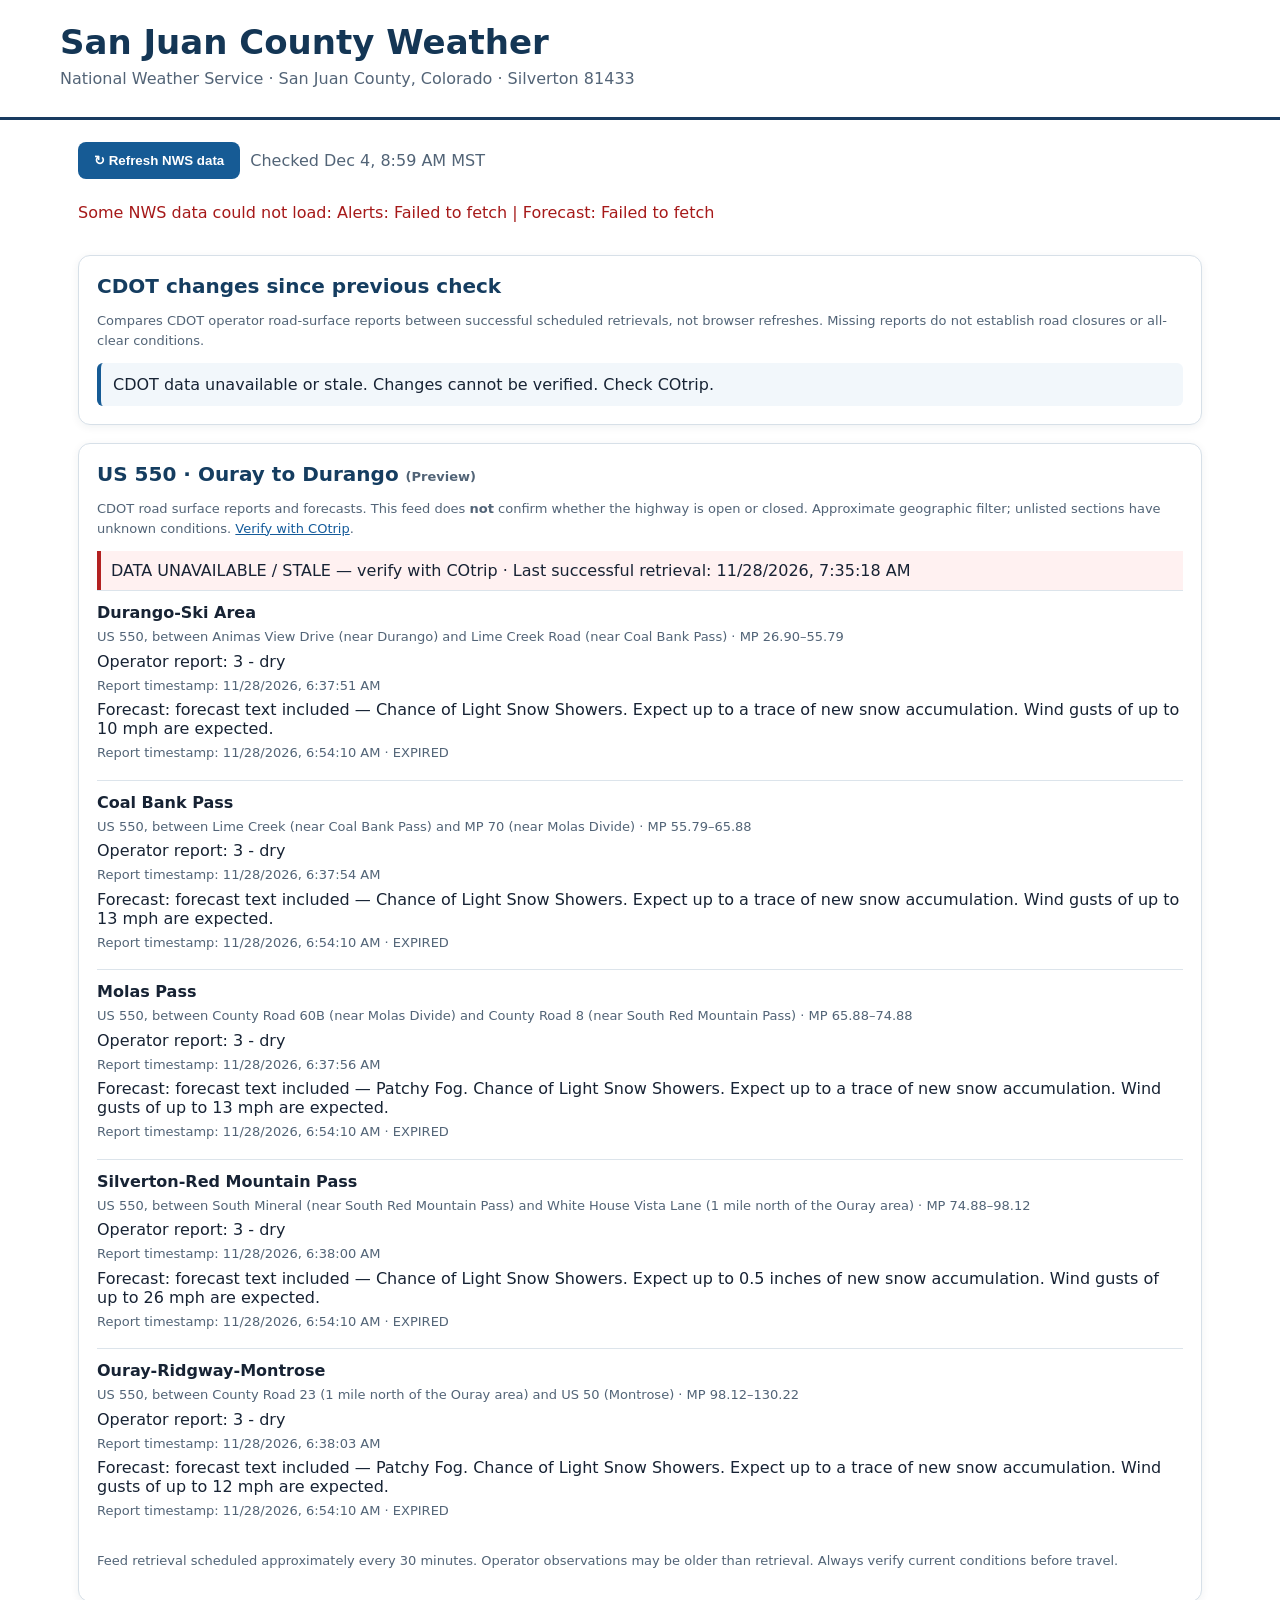
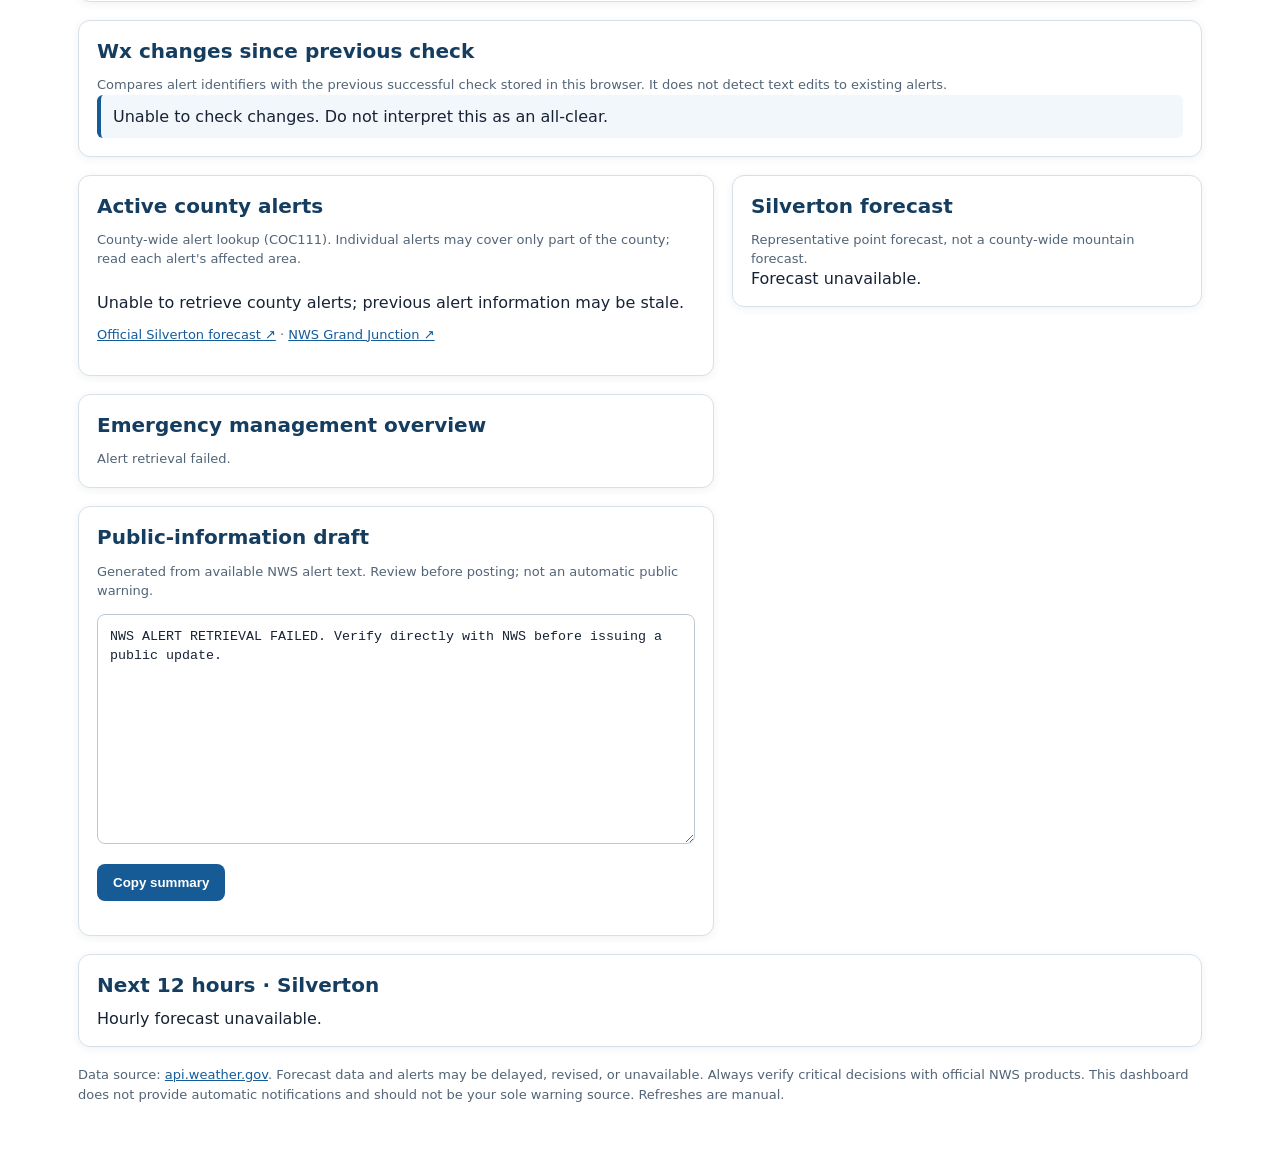
<file: cdot-changes-preview.html>
<!doctype html><html lang="en"><head><meta charset="utf-8"><meta name="viewport" content="width=device-width,initial-scale=1"><title>San Juan County | NWS Weather</title><style>
:root{font-family:system-ui,-apple-system,Segoe UI,sans-serif;color:#172334;background:#fff}
*{box-sizing:border-box}body{margin:0;background:#fff}header{background:#fff;border-bottom:3px solid #183b60;padding:22px max(18px,calc((100vw - 1160px)/2))}
h1{margin:0;font-size:clamp(24px,4vw,34px);color:#143655}header p{margin:7px 0;color:#536477}
.wrap{max-width:1160px;margin:auto;padding:22px 18px 55px}.bar{display:flex;flex-wrap:wrap;gap:10px;align-items:center;margin-bottom:16px}
button{border:0;border-radius:8px;background:#165b95;color:#fff;font-weight:700;padding:11px 16px;cursor:pointer}button:disabled{opacity:.6;cursor:wait}
.muted,.meta{color:#526477}.meta{font-size:13px;line-height:1.5}.grid{display:grid;grid-template-columns:1.15fr .85fr;gap:18px}
@media(max-width:760px){.grid{grid-template-columns:1fr}}section{background:#fff;border:1px solid #d7e0e8;border-radius:12px;padding:18px;margin-bottom:18px;box-shadow:0 2px 9px #142f4510}
h2{margin:0 0 12px;font-size:20px;color:#153d60}.alert{border-left:5px solid #e8a923;background:#fff9e9;border-radius:7px;padding:13px;margin:12px 0}
.alert.warning{border-left-color:#c72c2c;background:#fff0f0}.alert.watch{border-left-color:#c68c00}.alert h3{margin:0 0 7px}.alert p{margin:7px 0;white-space:pre-wrap}
a{color:#145b9b}.forecast{border-top:1px solid #dce4eb;padding:12px 0}.forecast:first-of-type{border-top:0}.forecast strong{display:block}.forecast small{color:#526477}.forecast p{margin:5px 0}
.hours{display:flex;gap:10px;overflow:auto}.hour{flex:0 0 138px;background:#f0f5fa;border:1px solid #dbe5ef;border-radius:9px;padding:12px}.hour strong{display:block;margin:8px 0;font-size:22px}
.status{padding:8px 0 15px}.error{color:#a61919}.pill{display:inline-block;background:#e7f0f8;border-radius:20px;padding:4px 9px;font-size:12px;margin:4px 4px 0 0}
textarea{width:100%;height:230px;background:#fff;color:#172334;border:1px solid #b9c9d6;border-radius:8px;padding:12px;line-height:1.5;resize:vertical}
footer{color:#526477;font-size:13px;line-height:1.6}.count{font-size:30px;font-weight:800}.cards{display:grid;grid-template-columns:repeat(5,minmax(0,1fr));gap:10px;margin-bottom:18px}
@media(max-width:900px){.cards{grid-template-columns:repeat(2,minmax(0,1fr))}}.tile{border:1px solid #d7e0e8;border-radius:10px;padding:13px;background:#f8fafc}
.tile strong{display:block;margin-bottom:5px;font-size:14px}.tile .count{color:#143d60}.tile small{color:#526477}.tile.active{border-color:#c57923;background:#fff8e9}
.changes{background:#f2f7fb;border-left:4px solid #165b95;padding:12px;border-radius:6px;white-space:pre-wrap}
.filters{display:flex;flex-wrap:wrap;gap:8px;margin:12px 0}.filters button{background:#eef3f7;color:#25425b;border:1px solid #cbd9e4;padding:7px 11px;font-size:13px}.filters button.selected{background:#165b95;color:white}
.note{font-size:13px;color:#536477}

.cdot-segment{border-top:1px solid #dce4eb;padding:12px 0}.cdot-segment h3{margin:0 0 5px;font-size:16px}.cdot-segment p{margin:5px 0}.cdot-status{border-left:4px solid #165b95;background:#f1f7fb;padding:10px}.cdot-status.bad{border-color:#b32121;background:#fff1f1}
</style></head><body><header><h1>San Juan County Weather</h1><p>National Weather Service · San Juan County, Colorado · Silverton 81433</p></header><main class="wrap"><div class="bar"><button id="refresh">↻ Refresh NWS data</button><span class="muted" id="updated">Not loaded yet</span></div><div class="status" id="status" role="status">Loading official NWS data…</div><div class="cards" id="categoryCards" aria-label="Weather hazard categories"></div>
<section id="cdot-changes-section"><h2>CDOT changes since previous check</h2><p class="meta">Compares CDOT operator road-surface reports between successful scheduled retrievals, not browser refreshes. Missing reports do not establish road closures or all-clear conditions.</p><div id="cdot-change-status" class="changes">Loading CDOT change history…</div><div id="cdot-change-list"></div></section><section id="cdot-section"><h2>US 550 · Ouray to Durango <small style="font-size:13px;color:#526477">(Preview)</small></h2><p class="meta">CDOT road surface reports and forecasts. This feed does <strong>not</strong> confirm whether the highway is open or closed. Approximate geographic filter; unlisted sections have unknown conditions. <a href="https://www.cotrip.org/" target="_blank" rel="noopener">Verify with COtrip</a>.</p><div id="cdot-status" class="cdot-status bad" role="status">CDOT data loading…</div><div id="cdot-segments"></div><p class="meta">Feed retrieval scheduled approximately every 30 minutes. Operator observations may be older than retrieval. Always verify current conditions before travel.</p></section><section><h2>Wx changes since previous check</h2><div class="meta">Compares alert identifiers with the previous successful check stored in this browser. It does not detect text edits to existing alerts.</div><div id="changes" class="changes">Waiting for first successful check.</div></section>
<div class="grid"><div><section><h2>Active county alerts</h2><div class="meta">County-wide alert lookup (COC111). Individual alerts may cover only part of the county; read each alert's affected area.</div><div class="filters" id="filters"></div><div id="alerts">Loading…</div><p class="meta"><a href="https://forecast.weather.gov/MapClick.php?lat=37.811&lon=-107.665" target="_blank" rel="noopener">Official Silverton forecast ↗</a> · <a href="https://www.weather.gov/gjt/" target="_blank" rel="noopener">NWS Grand Junction ↗</a></p></section><section><h2>Emergency management overview</h2><div id="overview" class="meta">Loading…</div></section><section><h2>Public-information draft</h2><p class="meta">Generated from available NWS alert text. Review before posting; not an automatic public warning.</p><textarea id="summary" readonly></textarea><p><button id="copy">Copy summary</button></p></section></div><div><section><h2>Silverton forecast</h2><div class="meta">Representative point forecast, not a county-wide mountain forecast.</div><div id="forecast">Loading…</div></section></div></div><section><h2>Next 12 hours · Silverton</h2><div id="hourly" class="hours">Loading…</div></section><footer>Data source: <a href="https://api.weather.gov/" target="_blank" rel="noopener">api.weather.gov</a>. Forecast data and alerts may be delayed, revised, or unavailable. Always verify critical decisions with official NWS products. This dashboard does not provide automatic notifications and should not be your sole warning source. Refreshes are manual.</footer></main><script>
const BASE='https://api.weather.gov', LAT=37.811, LON=-107.665, COUNTY='COC111';
const $=id=>document.getElementById(id);
const esc=s=>String(s??'').replace(/[&<>"']/g,c=>({'&':'&amp;','<':'&lt;','>':'&gt;','"':'&quot;','\'':'&#39;'}[c]));
const fmt=d=>d?new Date(d).toLocaleString('en-US',{timeZone:'America/Denver',month:'short',day:'numeric',hour:'numeric',minute:'2-digit',timeZoneName:'short'}):'Not specified';
const categories=['Severe weather','Flooding','Winter storms','Fire weather','Other'];
let active=[],filter='All',lastSuccess=null;
const classify=a=>{
 const s=(a.event||'').toLowerCase();
 if(/flood|flash flood|hydrologic/.test(s))return 'Flooding';
 if(/fire weather|red flag|extreme fire|fire danger/.test(s))return 'Fire weather';
 if(/winter|snow|blizzard|ice storm|freezing rain|avalanche|wind chill|cold weather|freeze|frost/.test(s))return 'Winter storms';
 if(/thunderstorm|tornado|severe weather|high wind|wind advisory|dust storm|hail/.test(s))return 'Severe weather';
 return 'Other';
};
async function get(url){const r=await fetch(url,{headers:{Accept:'application/geo+json'}});if(!r.ok)throw Error('NWS API '+r.status+' ('+new URL(url).pathname+')');return r.json()}
function drawCategories(){
 $('categoryCards').innerHTML=categories.map(c=>{const n=active.filter(a=>classify(a)===c).length;return `<div class="tile ${n?'active':''}"><strong>${esc(c)}</strong><div class="count">${n}</div><small>${n?'Active alert'+(n===1?'':'s'):'No active alerts returned'}</small></div>`}).join('');
 $('overview').innerHTML=categories.map(c=>`<p><strong>${esc(c)}:</strong> ${active.filter(a=>classify(a)===c).length} active NWS alert(s) returned.</p>`).join('')+
 '<p><strong>Operational note:</strong> Alert coverage can be limited to portions of the county. Fire restrictions and wildfire smoke advisories may come from agencies outside this NWS feed and are not comprehensively monitored here.</p>';
}
function drawFilters(){
 $('filters').innerHTML=['All',...categories].map(c=>`<button type="button" data-category="${esc(c)}" class="${filter===c?'selected':''}">${esc(c)}</button>`).join('');
 $('filters').querySelectorAll('button').forEach(b=>b.addEventListener('click',()=>{filter=b.dataset.category;drawFilters();drawAlerts()}));
}
function drawAlerts(){
 const arr=active.filter(a=>filter==='All'||classify(a)===filter);
 $('alerts').innerHTML=arr.length?arr.map(a=>`<article class="alert ${/warning/i.test(a.event)?'warning':/watch/i.test(a.event)?'watch':''}"><h3>${esc(a.event)}</h3><div class="meta">${esc(classify(a))} · ${esc(a.severity||'Unspecified')} severity · Expires ${esc(fmt(a.expires||a.ends))}</div><p><strong>${esc(a.headline||'')}</strong></p><p>${esc((a.description||'').slice(0,1600))}</p><p class="meta">Affected: ${esc(a.areaDesc||'Not listed')}</p>${a.instruction?`<p><strong>Instructions:</strong> ${esc(a.instruction.slice(0,1100))}</p>`:''}${/^https:\/\//.test(a.id)?`<a href="${esc(a.id)}" target="_blank" rel="noopener">View official alert ↗</a>`:''}</article>`).join(''):'<p>No active alerts returned for this selection. This is not an all-clear.</p>';
}
function compareChanges(){
 const current=active.map(a=>a.identifier||a.id).filter(Boolean);
 let prev=null;
 try{prev=JSON.parse(localStorage.getItem('sjc_nws_previous_alerts')||'null')}catch(e){}
 if(prev&&Array.isArray(prev.ids)){
  const added=active.filter(a=>!prev.ids.includes(a.identifier||a.id));
  const removed=prev.ids.filter(id=>!current.includes(id));
  $('changes').textContent=`Since ${fmt(prev.checked)}:\n${added.length?added.map(a=>'NEW: '+a.event+' — '+(a.areaDesc||'area unspecified')).join('\n'):'No newly identified alerts.'}\n${removed.length?removed.length+' previously seen alert(s) no longer active.':'No previously seen alerts removed.'}`;
 }else $('changes').textContent='First successful check in this browser. Future refreshes will show newly issued and no-longer-active alerts.';
 try{localStorage.setItem('sjc_nws_previous_alerts',JSON.stringify({ids:current,checked:new Date().toISOString()}))}catch(e){$('changes').textContent+='\nNote: Browser storage is unavailable; changes may not persist.'}
}
function drawSummary(){
 const lines=['SAN JUAN COUNTY WEATHER UPDATE','NWS alert check: '+fmt(new Date().toISOString()),''];
 if(active.length){for(const a of active){lines.push('• '+a.event.toUpperCase()+' ('+classify(a)+')'+(a.expires?' — expires '+fmt(a.expires):''));lines.push('Affected area: '+(a.areaDesc||'See official alert'));if(a.headline)lines.push(a.headline);if(a.instruction)lines.push('NWS instructions: '+a.instruction.trim().replace(/\s+/g,' ').slice(0,350));lines.push('');}}
 else lines.push('No active NWS alerts returned for San Juan County at the time of this check.');
 lines.push('Source: National Weather Service. Verify current conditions and alert details at weather.gov before distribution.');
 $('summary').value=lines.join('\n');
}
function renderForecast(p){$('forecast').innerHTML=(p||[]).slice(0,6).map(x=>`<div class="forecast"><strong>${esc(x.name)} · ${esc(x.temperature)}°${esc(x.temperatureUnit)}</strong><small>Wind: ${esc(x.windSpeed)} ${esc(x.windDirection)}</small><p>${esc(x.shortForecast)}</p></div>`).join('')||'Forecast unavailable.'}
function renderHourly(p){$('hourly').innerHTML=(p||[]).slice(0,12).map(x=>`<div class="hour"><div>${esc(new Date(x.startTime).toLocaleString('en-US',{timeZone:'America/Denver',hour:'numeric'}))}</div><strong>${esc(x.temperature)}°${esc(x.temperatureUnit)}</strong><div>${esc(x.shortForecast)}</div><p class="meta">Wind ${esc(x.windSpeed)}</p>${x.probabilityOfPrecipitation?.value!=null?`<span class="pill">Precip. ${esc(x.probabilityOfPrecipitation.value)}%</span>`:''}</div>`).join('')||'Hourly forecast unavailable.'}
async function load(){
 const btn=$('refresh');btn.disabled=true;$('status').textContent='Updating alerts and forecasts…';const errors=[];
 await Promise.all([
  (async()=>{try{
   const d=await get(BASE+'/alerts/active?zone='+COUNTY);
   active=(d.features||[]).map(x=>({id:x.id,...x.properties})).sort((a,b)=>(['Extreme','Severe','Moderate','Minor','Unknown'].indexOf(a.severity)+5)%5-( ['Extreme','Severe','Moderate','Minor','Unknown'].indexOf(b.severity)+5)%5);
   drawCategories();drawFilters();drawAlerts();drawSummary();compareChanges();lastSuccess=new Date();
  }catch(e){errors.push('Alerts: '+e.message);$('alerts').textContent='Unable to retrieve county alerts; previous alert information may be stale.';$('changes').textContent='Unable to check changes. Do not interpret this as an all-clear.';$('overview').textContent='Alert retrieval failed.';$('categoryCards').innerHTML='';$('summary').value='NWS ALERT RETRIEVAL FAILED. Verify directly with NWS before issuing a public update.'}})(),
  (async()=>{try{
   const pt=await get(BASE+'/points/'+LAT+','+LON);
   const r=await Promise.allSettled([pt.properties.forecast,pt.properties.forecastHourly].map(get));
   if(r[0].status==='fulfilled')renderForecast(r[0].value.properties.periods);else throw r[0].reason;
   if(r[1].status==='fulfilled')renderHourly(r[1].value.properties.periods);else{errors.push('Hourly: '+r[1].reason.message);$('hourly').textContent='Hourly forecast unavailable.'}
  }catch(e){errors.push('Forecast: '+e.message);$('forecast').textContent='Forecast unavailable.';$('hourly').textContent='Hourly forecast unavailable.'}})()
 ]);
 $('updated').textContent='Checked '+fmt(new Date());$('status').textContent=errors.length?'Some NWS data could not load: '+errors.join(' | '):'NWS data loaded successfully';$('status').className='status '+(errors.length?'error':'');btn.disabled=false;
}
$('refresh').addEventListener('click',load);
$('copy').addEventListener('click',async()=>{try{await navigator.clipboard.writeText($('summary').value);$('copy').textContent='Copied';setTimeout(()=>$('copy').textContent='Copy summary',1500)}catch(e){$('summary').focus();$('summary').select();document.execCommand('copy')}});
load();

async function loadCdotPreview(){
 const state=document.getElementById('cdot-status'), list=document.getElementById('cdot-segments');
 try{
  const r=await fetch('./data/cdot_us550.json?ts='+Date.now(),{cache:'no-store'});
  if(!r.ok)throw Error('CDOT data unavailable (HTTP '+r.status+')');
  const data=await r.json();list.replaceChildren();
  const age=data.lastSuccessAt?Date.now()-Date.parse(data.lastSuccessAt):Infinity;
  const fresh=data.status==='ok'&&Number.isFinite(age)&&age>=0&&age<=3600000;
  state.className='cdot-status'+(fresh?'':' bad');
  state.textContent=(fresh?'CDOT feed retrieved':'DATA UNAVAILABLE / STALE — verify with COtrip')+' · Last successful retrieval: '+(data.lastSuccessAt?new Date(data.lastSuccessAt).toLocaleString():'never')+(data.status==='error'?' · Retrieval failed':'');
  for(const seg of data.segments||[]){
   const card=document.createElement('article');card.className='cdot-segment';
   const title=document.createElement('h3');title.textContent=seg.nameId||seg.name||'US 550 segment';card.append(title);
   const info=document.createElement('p');info.className='meta';info.textContent=(seg.name||'')+' · MP '+[seg.primaryMP,seg.secondaryMP].map(v=>v==null?'?':Number(v).toFixed(2)).join('–');card.append(info);
   const conditions=seg.currentConditions||[];
   if(!conditions.length){const p=document.createElement('p');p.textContent='No condition entries; status unknown.';card.append(p)}
   for(const c of conditions){
    const p=document.createElement('p');p.textContent=(c.sourceType==='NDFD'?'Forecast':c.sourceType==='OPERATOR'?'Operator report':c.sourceType||'Report')+': '+(c.conditionDescription||'Not specified')+(c.additionalData?' — '+c.additionalData:'');card.append(p);
    const stamp=c.confirmationTime||c.updateTime;
    const time=document.createElement('p');time.className='meta';time.textContent='Report timestamp: '+(stamp?new Date(Number(stamp)).toLocaleString():'not provided')+(c.endTime&&Number(c.endTime)<Date.now()?' · EXPIRED':'');card.append(time);
   }
   list.append(card);
  }
  if(!(data.segments||[]).length){const p=document.createElement('p');p.textContent='No matching US 550 corridor records; status unknown.';list.append(p)}
 }catch(e){state.className='cdot-status bad';state.textContent='DATA UNAVAILABLE — '+e.message+'. Verify with COtrip.';list.replaceChildren()}
}
loadCdotPreview();

async function loadCdotChanges(){
 const state=document.getElementById('cdot-change-status'),list=document.getElementById('cdot-change-list');
 if(!state)return;
 try{
  const r=await fetch('./data/cdot_us550.json?ts='+Date.now(),{cache:'no-store'});
  if(!r.ok)throw Error('HTTP '+r.status);
  const d=await r.json(),tracking=d.changeTracking;
  const age=d.lastSuccessAt?Date.now()-Date.parse(d.lastSuccessAt):Infinity;
  if(d.status!=='ok'||!Number.isFinite(age)||age<0||age>3600000){state.textContent='CDOT data unavailable or stale. Changes cannot be verified. Check COtrip.';return}
  if(!tracking||!tracking.initialized){state.textContent='Change tracking is initializing. A second successful scheduled CDOT retrieval is needed before comparisons are available.';return}
  const changes=tracking.changes||[];
  state.textContent=changes.length?changes.length+' operator-report change(s) detected since previous successful CDOT retrieval.':'No changes detected in available operator reports since previous successful CDOT retrieval. This is NOT an all-clear.';
  const p=document.createElement('p');p.className='meta';p.textContent='Comparison checked: '+new Date(tracking.checkedAt||d.checkedAt).toLocaleString();list.replaceChildren(p);
  for(const c of changes){const item=document.createElement('div');item.className='cdot-segment';const title=document.createElement('strong');title.textContent=c.segment||'US 550';const detail=document.createElement('p');detail.textContent=c.detail||'Report changed';item.append(title,detail);list.append(item)}
 }catch(e){state.textContent='CDOT change information unavailable ('+e.message+'). Check COtrip.'}
}
loadCdotChanges();
</script></body></html>
</file>
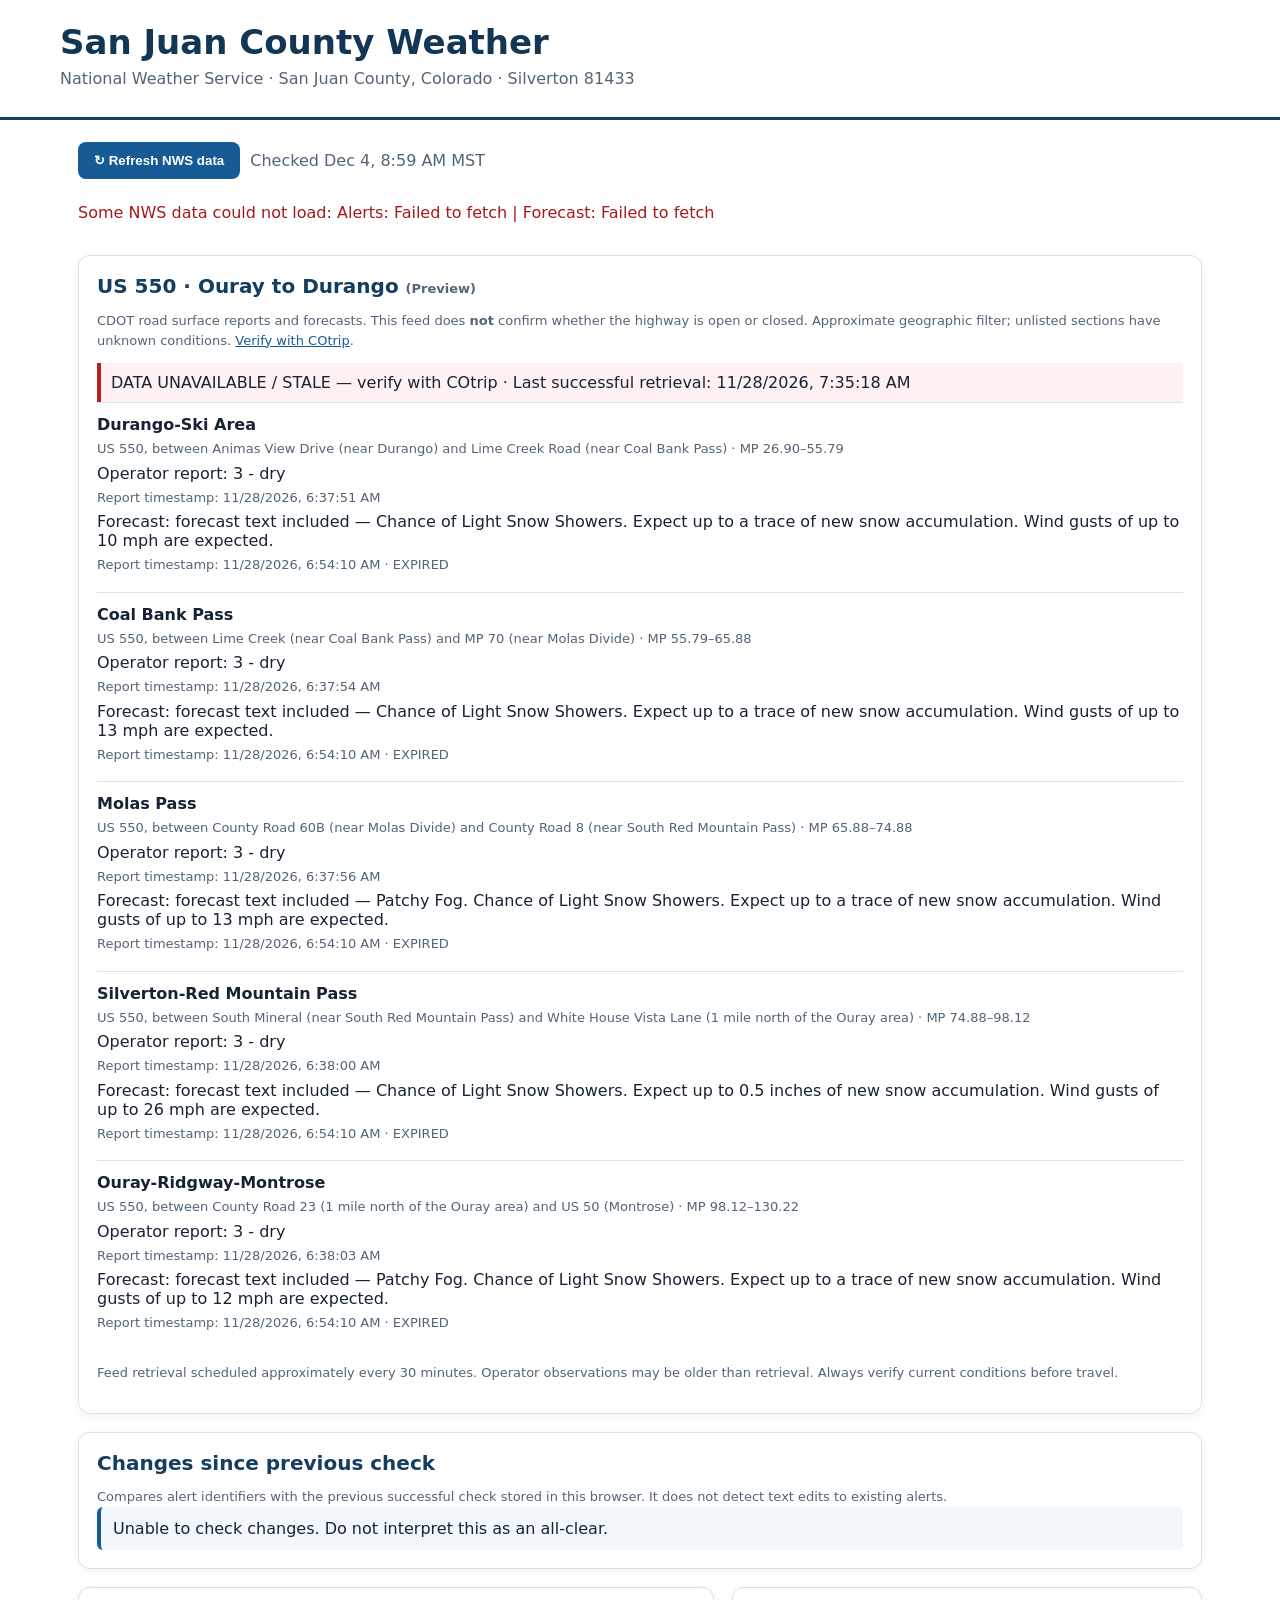
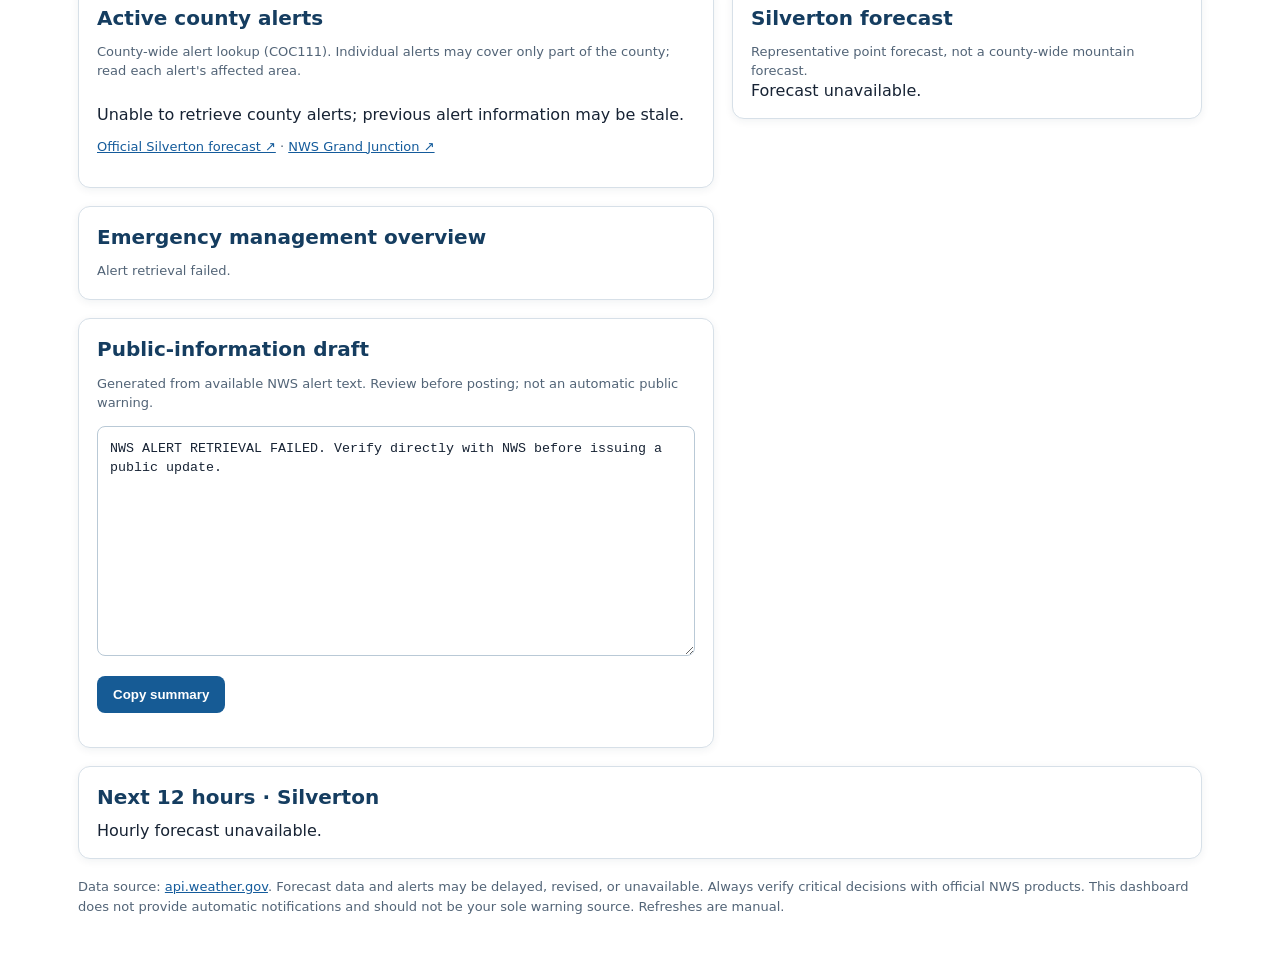
<file: cdot-preview.html>
<!doctype html><html lang="en"><head><meta charset="utf-8"><meta name="viewport" content="width=device-width,initial-scale=1"><title>San Juan County | NWS Weather</title><style>
:root{font-family:system-ui,-apple-system,Segoe UI,sans-serif;color:#172334;background:#fff}
*{box-sizing:border-box}body{margin:0;background:#fff}header{background:#fff;border-bottom:3px solid #183b60;padding:22px max(18px,calc((100vw - 1160px)/2))}
h1{margin:0;font-size:clamp(24px,4vw,34px);color:#143655}header p{margin:7px 0;color:#536477}
.wrap{max-width:1160px;margin:auto;padding:22px 18px 55px}.bar{display:flex;flex-wrap:wrap;gap:10px;align-items:center;margin-bottom:16px}
button{border:0;border-radius:8px;background:#165b95;color:#fff;font-weight:700;padding:11px 16px;cursor:pointer}button:disabled{opacity:.6;cursor:wait}
.muted,.meta{color:#526477}.meta{font-size:13px;line-height:1.5}.grid{display:grid;grid-template-columns:1.15fr .85fr;gap:18px}
@media(max-width:760px){.grid{grid-template-columns:1fr}}section{background:#fff;border:1px solid #d7e0e8;border-radius:12px;padding:18px;margin-bottom:18px;box-shadow:0 2px 9px #142f4510}
h2{margin:0 0 12px;font-size:20px;color:#153d60}.alert{border-left:5px solid #e8a923;background:#fff9e9;border-radius:7px;padding:13px;margin:12px 0}
.alert.warning{border-left-color:#c72c2c;background:#fff0f0}.alert.watch{border-left-color:#c68c00}.alert h3{margin:0 0 7px}.alert p{margin:7px 0;white-space:pre-wrap}
a{color:#145b9b}.forecast{border-top:1px solid #dce4eb;padding:12px 0}.forecast:first-of-type{border-top:0}.forecast strong{display:block}.forecast small{color:#526477}.forecast p{margin:5px 0}
.hours{display:flex;gap:10px;overflow:auto}.hour{flex:0 0 138px;background:#f0f5fa;border:1px solid #dbe5ef;border-radius:9px;padding:12px}.hour strong{display:block;margin:8px 0;font-size:22px}
.status{padding:8px 0 15px}.error{color:#a61919}.pill{display:inline-block;background:#e7f0f8;border-radius:20px;padding:4px 9px;font-size:12px;margin:4px 4px 0 0}
textarea{width:100%;height:230px;background:#fff;color:#172334;border:1px solid #b9c9d6;border-radius:8px;padding:12px;line-height:1.5;resize:vertical}
footer{color:#526477;font-size:13px;line-height:1.6}.count{font-size:30px;font-weight:800}.cards{display:grid;grid-template-columns:repeat(5,minmax(0,1fr));gap:10px;margin-bottom:18px}
@media(max-width:900px){.cards{grid-template-columns:repeat(2,minmax(0,1fr))}}.tile{border:1px solid #d7e0e8;border-radius:10px;padding:13px;background:#f8fafc}
.tile strong{display:block;margin-bottom:5px;font-size:14px}.tile .count{color:#143d60}.tile small{color:#526477}.tile.active{border-color:#c57923;background:#fff8e9}
.changes{background:#f2f7fb;border-left:4px solid #165b95;padding:12px;border-radius:6px;white-space:pre-wrap}
.filters{display:flex;flex-wrap:wrap;gap:8px;margin:12px 0}.filters button{background:#eef3f7;color:#25425b;border:1px solid #cbd9e4;padding:7px 11px;font-size:13px}.filters button.selected{background:#165b95;color:white}
.note{font-size:13px;color:#536477}

.cdot-segment{border-top:1px solid #dce4eb;padding:12px 0}.cdot-segment h3{margin:0 0 5px;font-size:16px}.cdot-segment p{margin:5px 0}.cdot-status{border-left:4px solid #165b95;background:#f1f7fb;padding:10px}.cdot-status.bad{border-color:#b32121;background:#fff1f1}
</style></head><body><header><h1>San Juan County Weather</h1><p>National Weather Service · San Juan County, Colorado · Silverton 81433</p></header><main class="wrap"><div class="bar"><button id="refresh">↻ Refresh NWS data</button><span class="muted" id="updated">Not loaded yet</span></div><div class="status" id="status" role="status">Loading official NWS data…</div><div class="cards" id="categoryCards" aria-label="Weather hazard categories"></div>
<section id="cdot-section"><h2>US 550 · Ouray to Durango <small style="font-size:13px;color:#526477">(Preview)</small></h2><p class="meta">CDOT road surface reports and forecasts. This feed does <strong>not</strong> confirm whether the highway is open or closed. Approximate geographic filter; unlisted sections have unknown conditions. <a href="https://www.cotrip.org/" target="_blank" rel="noopener">Verify with COtrip</a>.</p><div id="cdot-status" class="cdot-status bad" role="status">CDOT data loading…</div><div id="cdot-segments"></div><p class="meta">Feed retrieval scheduled approximately every 30 minutes. Operator observations may be older than retrieval. Always verify current conditions before travel.</p></section><section><h2>Changes since previous check</h2><div class="meta">Compares alert identifiers with the previous successful check stored in this browser. It does not detect text edits to existing alerts.</div><div id="changes" class="changes">Waiting for first successful check.</div></section>
<div class="grid"><div><section><h2>Active county alerts</h2><div class="meta">County-wide alert lookup (COC111). Individual alerts may cover only part of the county; read each alert's affected area.</div><div class="filters" id="filters"></div><div id="alerts">Loading…</div><p class="meta"><a href="https://forecast.weather.gov/MapClick.php?lat=37.811&lon=-107.665" target="_blank" rel="noopener">Official Silverton forecast ↗</a> · <a href="https://www.weather.gov/gjt/" target="_blank" rel="noopener">NWS Grand Junction ↗</a></p></section><section><h2>Emergency management overview</h2><div id="overview" class="meta">Loading…</div></section><section><h2>Public-information draft</h2><p class="meta">Generated from available NWS alert text. Review before posting; not an automatic public warning.</p><textarea id="summary" readonly></textarea><p><button id="copy">Copy summary</button></p></section></div><div><section><h2>Silverton forecast</h2><div class="meta">Representative point forecast, not a county-wide mountain forecast.</div><div id="forecast">Loading…</div></section></div></div><section><h2>Next 12 hours · Silverton</h2><div id="hourly" class="hours">Loading…</div></section><footer>Data source: <a href="https://api.weather.gov/" target="_blank" rel="noopener">api.weather.gov</a>. Forecast data and alerts may be delayed, revised, or unavailable. Always verify critical decisions with official NWS products. This dashboard does not provide automatic notifications and should not be your sole warning source. Refreshes are manual.</footer></main><script>
const BASE='https://api.weather.gov', LAT=37.811, LON=-107.665, COUNTY='COC111';
const $=id=>document.getElementById(id);
const esc=s=>String(s??'').replace(/[&<>"']/g,c=>({'&':'&amp;','<':'&lt;','>':'&gt;','"':'&quot;','\'':'&#39;'}[c]));
const fmt=d=>d?new Date(d).toLocaleString('en-US',{timeZone:'America/Denver',month:'short',day:'numeric',hour:'numeric',minute:'2-digit',timeZoneName:'short'}):'Not specified';
const categories=['Severe weather','Flooding','Winter storms','Fire weather','Other'];
let active=[],filter='All',lastSuccess=null;
const classify=a=>{
 const s=(a.event||'').toLowerCase();
 if(/flood|flash flood|hydrologic/.test(s))return 'Flooding';
 if(/fire weather|red flag|extreme fire|fire danger/.test(s))return 'Fire weather';
 if(/winter|snow|blizzard|ice storm|freezing rain|avalanche|wind chill|cold weather|freeze|frost/.test(s))return 'Winter storms';
 if(/thunderstorm|tornado|severe weather|high wind|wind advisory|dust storm|hail/.test(s))return 'Severe weather';
 return 'Other';
};
async function get(url){const r=await fetch(url,{headers:{Accept:'application/geo+json'}});if(!r.ok)throw Error('NWS API '+r.status+' ('+new URL(url).pathname+')');return r.json()}
function drawCategories(){
 $('categoryCards').innerHTML=categories.map(c=>{const n=active.filter(a=>classify(a)===c).length;return `<div class="tile ${n?'active':''}"><strong>${esc(c)}</strong><div class="count">${n}</div><small>${n?'Active alert'+(n===1?'':'s'):'No active alerts returned'}</small></div>`}).join('');
 $('overview').innerHTML=categories.map(c=>`<p><strong>${esc(c)}:</strong> ${active.filter(a=>classify(a)===c).length} active NWS alert(s) returned.</p>`).join('')+
 '<p><strong>Operational note:</strong> Alert coverage can be limited to portions of the county. Fire restrictions and wildfire smoke advisories may come from agencies outside this NWS feed and are not comprehensively monitored here.</p>';
}
function drawFilters(){
 $('filters').innerHTML=['All',...categories].map(c=>`<button type="button" data-category="${esc(c)}" class="${filter===c?'selected':''}">${esc(c)}</button>`).join('');
 $('filters').querySelectorAll('button').forEach(b=>b.addEventListener('click',()=>{filter=b.dataset.category;drawFilters();drawAlerts()}));
}
function drawAlerts(){
 const arr=active.filter(a=>filter==='All'||classify(a)===filter);
 $('alerts').innerHTML=arr.length?arr.map(a=>`<article class="alert ${/warning/i.test(a.event)?'warning':/watch/i.test(a.event)?'watch':''}"><h3>${esc(a.event)}</h3><div class="meta">${esc(classify(a))} · ${esc(a.severity||'Unspecified')} severity · Expires ${esc(fmt(a.expires||a.ends))}</div><p><strong>${esc(a.headline||'')}</strong></p><p>${esc((a.description||'').slice(0,1600))}</p><p class="meta">Affected: ${esc(a.areaDesc||'Not listed')}</p>${a.instruction?`<p><strong>Instructions:</strong> ${esc(a.instruction.slice(0,1100))}</p>`:''}${/^https:\/\//.test(a.id)?`<a href="${esc(a.id)}" target="_blank" rel="noopener">View official alert ↗</a>`:''}</article>`).join(''):'<p>No active alerts returned for this selection. This is not an all-clear.</p>';
}
function compareChanges(){
 const current=active.map(a=>a.identifier||a.id).filter(Boolean);
 let prev=null;
 try{prev=JSON.parse(localStorage.getItem('sjc_nws_previous_alerts')||'null')}catch(e){}
 if(prev&&Array.isArray(prev.ids)){
  const added=active.filter(a=>!prev.ids.includes(a.identifier||a.id));
  const removed=prev.ids.filter(id=>!current.includes(id));
  $('changes').textContent=`Since ${fmt(prev.checked)}:\n${added.length?added.map(a=>'NEW: '+a.event+' — '+(a.areaDesc||'area unspecified')).join('\n'):'No newly identified alerts.'}\n${removed.length?removed.length+' previously seen alert(s) no longer active.':'No previously seen alerts removed.'}`;
 }else $('changes').textContent='First successful check in this browser. Future refreshes will show newly issued and no-longer-active alerts.';
 try{localStorage.setItem('sjc_nws_previous_alerts',JSON.stringify({ids:current,checked:new Date().toISOString()}))}catch(e){$('changes').textContent+='\nNote: Browser storage is unavailable; changes may not persist.'}
}
function drawSummary(){
 const lines=['SAN JUAN COUNTY WEATHER UPDATE','NWS alert check: '+fmt(new Date().toISOString()),''];
 if(active.length){for(const a of active){lines.push('• '+a.event.toUpperCase()+' ('+classify(a)+')'+(a.expires?' — expires '+fmt(a.expires):''));lines.push('Affected area: '+(a.areaDesc||'See official alert'));if(a.headline)lines.push(a.headline);if(a.instruction)lines.push('NWS instructions: '+a.instruction.trim().replace(/\s+/g,' ').slice(0,350));lines.push('');}}
 else lines.push('No active NWS alerts returned for San Juan County at the time of this check.');
 lines.push('Source: National Weather Service. Verify current conditions and alert details at weather.gov before distribution.');
 $('summary').value=lines.join('\n');
}
function renderForecast(p){$('forecast').innerHTML=(p||[]).slice(0,6).map(x=>`<div class="forecast"><strong>${esc(x.name)} · ${esc(x.temperature)}°${esc(x.temperatureUnit)}</strong><small>Wind: ${esc(x.windSpeed)} ${esc(x.windDirection)}</small><p>${esc(x.shortForecast)}</p></div>`).join('')||'Forecast unavailable.'}
function renderHourly(p){$('hourly').innerHTML=(p||[]).slice(0,12).map(x=>`<div class="hour"><div>${esc(new Date(x.startTime).toLocaleString('en-US',{timeZone:'America/Denver',hour:'numeric'}))}</div><strong>${esc(x.temperature)}°${esc(x.temperatureUnit)}</strong><div>${esc(x.shortForecast)}</div><p class="meta">Wind ${esc(x.windSpeed)}</p>${x.probabilityOfPrecipitation?.value!=null?`<span class="pill">Precip. ${esc(x.probabilityOfPrecipitation.value)}%</span>`:''}</div>`).join('')||'Hourly forecast unavailable.'}
async function load(){
 const btn=$('refresh');btn.disabled=true;$('status').textContent='Updating alerts and forecasts…';const errors=[];
 await Promise.all([
  (async()=>{try{
   const d=await get(BASE+'/alerts/active?zone='+COUNTY);
   active=(d.features||[]).map(x=>({id:x.id,...x.properties})).sort((a,b)=>(['Extreme','Severe','Moderate','Minor','Unknown'].indexOf(a.severity)+5)%5-( ['Extreme','Severe','Moderate','Minor','Unknown'].indexOf(b.severity)+5)%5);
   drawCategories();drawFilters();drawAlerts();drawSummary();compareChanges();lastSuccess=new Date();
  }catch(e){errors.push('Alerts: '+e.message);$('alerts').textContent='Unable to retrieve county alerts; previous alert information may be stale.';$('changes').textContent='Unable to check changes. Do not interpret this as an all-clear.';$('overview').textContent='Alert retrieval failed.';$('categoryCards').innerHTML='';$('summary').value='NWS ALERT RETRIEVAL FAILED. Verify directly with NWS before issuing a public update.'}})(),
  (async()=>{try{
   const pt=await get(BASE+'/points/'+LAT+','+LON);
   const r=await Promise.allSettled([pt.properties.forecast,pt.properties.forecastHourly].map(get));
   if(r[0].status==='fulfilled')renderForecast(r[0].value.properties.periods);else throw r[0].reason;
   if(r[1].status==='fulfilled')renderHourly(r[1].value.properties.periods);else{errors.push('Hourly: '+r[1].reason.message);$('hourly').textContent='Hourly forecast unavailable.'}
  }catch(e){errors.push('Forecast: '+e.message);$('forecast').textContent='Forecast unavailable.';$('hourly').textContent='Hourly forecast unavailable.'}})()
 ]);
 $('updated').textContent='Checked '+fmt(new Date());$('status').textContent=errors.length?'Some NWS data could not load: '+errors.join(' | '):'NWS data loaded successfully';$('status').className='status '+(errors.length?'error':'');btn.disabled=false;
}
$('refresh').addEventListener('click',load);
$('copy').addEventListener('click',async()=>{try{await navigator.clipboard.writeText($('summary').value);$('copy').textContent='Copied';setTimeout(()=>$('copy').textContent='Copy summary',1500)}catch(e){$('summary').focus();$('summary').select();document.execCommand('copy')}});
load();

async function loadCdotPreview(){
 const state=document.getElementById('cdot-status'), list=document.getElementById('cdot-segments');
 try{
  const r=await fetch('./data/cdot_us550.json?ts='+Date.now(),{cache:'no-store'});
  if(!r.ok)throw Error('CDOT data unavailable (HTTP '+r.status+')');
  const data=await r.json();list.replaceChildren();
  const age=data.lastSuccessAt?Date.now()-Date.parse(data.lastSuccessAt):Infinity;
  const fresh=data.status==='ok'&&Number.isFinite(age)&&age>=0&&age<=3600000;
  state.className='cdot-status'+(fresh?'':' bad');
  state.textContent=(fresh?'CDOT feed retrieved':'DATA UNAVAILABLE / STALE — verify with COtrip')+' · Last successful retrieval: '+(data.lastSuccessAt?new Date(data.lastSuccessAt).toLocaleString():'never')+(data.status==='error'?' · Retrieval failed':'');
  for(const seg of data.segments||[]){
   const card=document.createElement('article');card.className='cdot-segment';
   const title=document.createElement('h3');title.textContent=seg.nameId||seg.name||'US 550 segment';card.append(title);
   const info=document.createElement('p');info.className='meta';info.textContent=(seg.name||'')+' · MP '+[seg.primaryMP,seg.secondaryMP].map(v=>v==null?'?':Number(v).toFixed(2)).join('–');card.append(info);
   const conditions=seg.currentConditions||[];
   if(!conditions.length){const p=document.createElement('p');p.textContent='No condition entries; status unknown.';card.append(p)}
   for(const c of conditions){
    const p=document.createElement('p');p.textContent=(c.sourceType==='NDFD'?'Forecast':c.sourceType==='OPERATOR'?'Operator report':c.sourceType||'Report')+': '+(c.conditionDescription||'Not specified')+(c.additionalData?' — '+c.additionalData:'');card.append(p);
    const stamp=c.confirmationTime||c.updateTime;
    const time=document.createElement('p');time.className='meta';time.textContent='Report timestamp: '+(stamp?new Date(Number(stamp)).toLocaleString():'not provided')+(c.endTime&&Number(c.endTime)<Date.now()?' · EXPIRED':'');card.append(time);
   }
   list.append(card);
  }
  if(!(data.segments||[]).length){const p=document.createElement('p');p.textContent='No matching US 550 corridor records; status unknown.';list.append(p)}
 }catch(e){state.className='cdot-status bad';state.textContent='DATA UNAVAILABLE — '+e.message+'. Verify with COtrip.';list.replaceChildren()}
}
loadCdotPreview();
</script></body></html>
</file>
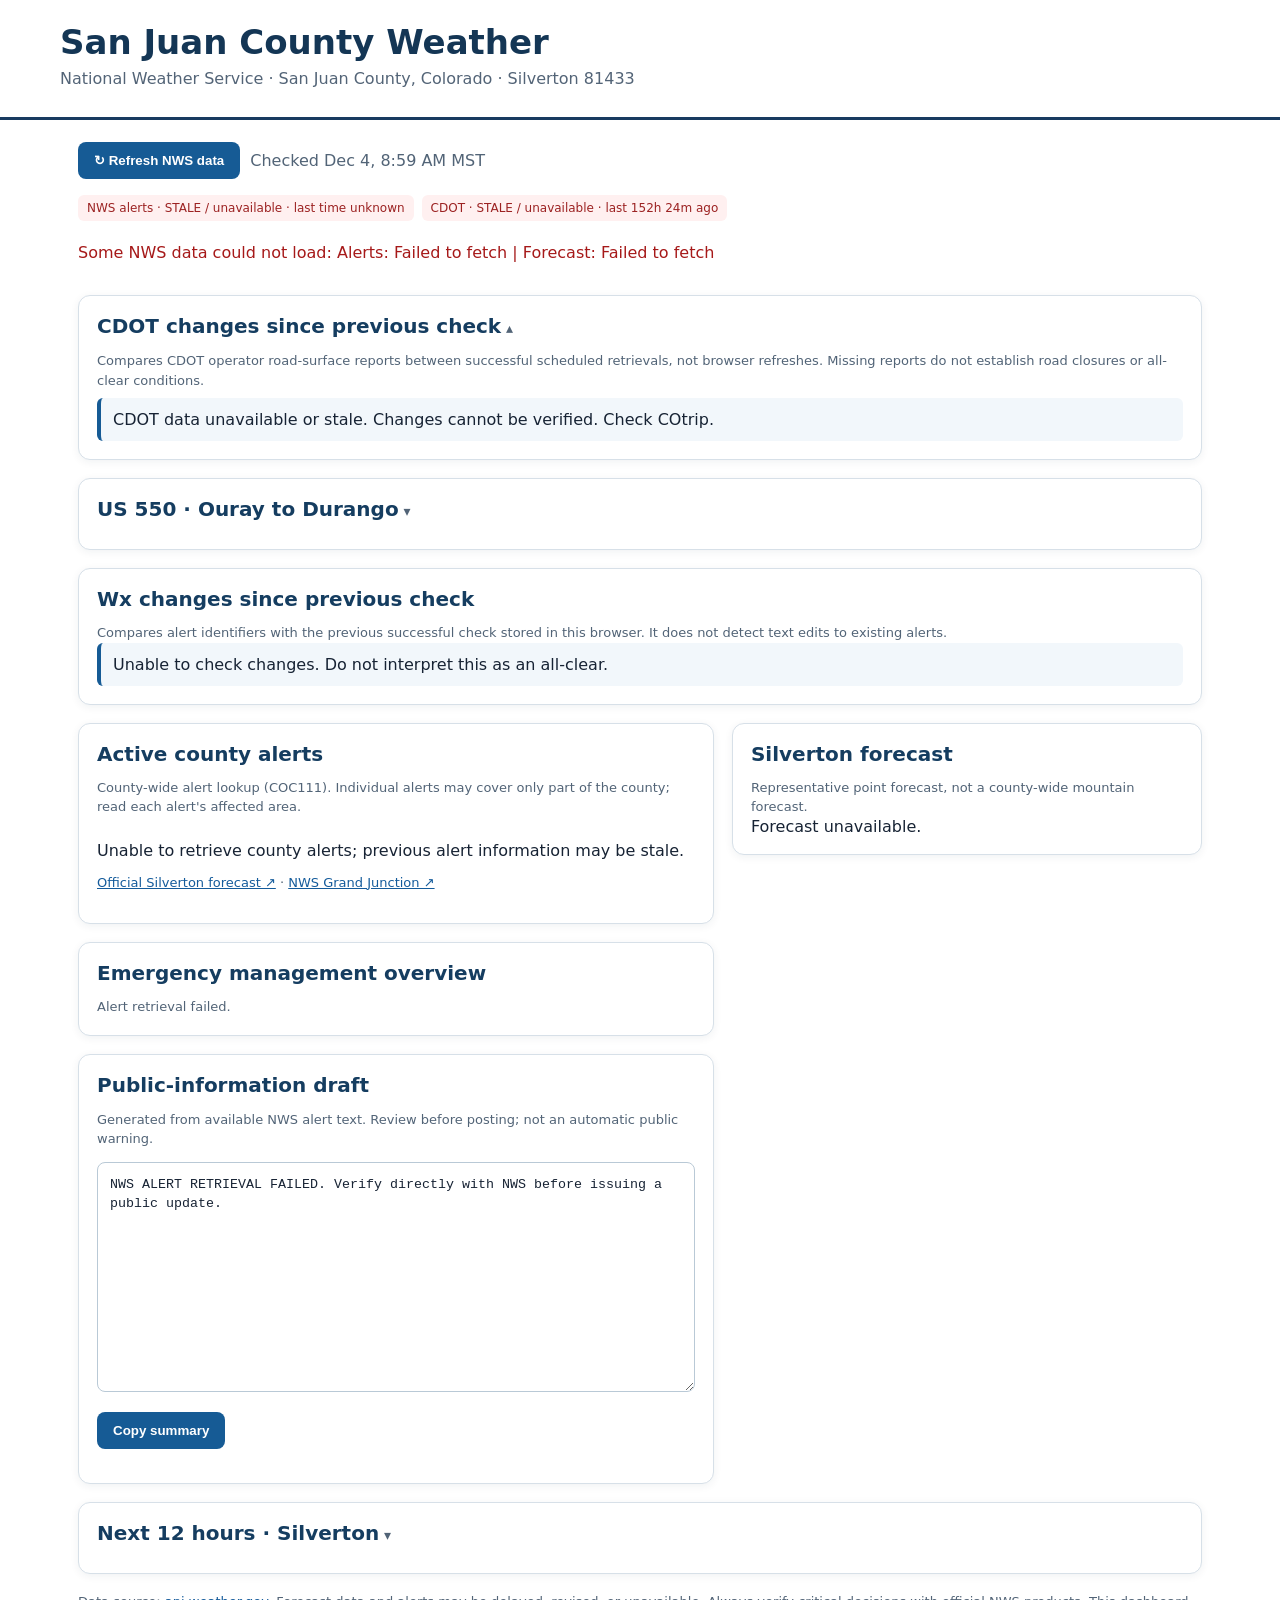
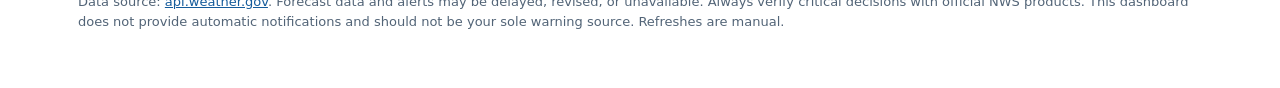
<file: dashboard-before-all-collapsible.html>
<!doctype html><html lang="en"><head><meta charset="utf-8"><meta name="viewport" content="width=device-width,initial-scale=1"><title>San Juan County | NWS Weather</title><style>
:root{font-family:system-ui,-apple-system,Segoe UI,sans-serif;color:#172334;background:#fff}
*{box-sizing:border-box}body{margin:0;background:#fff}header{background:#fff;border-bottom:3px solid #183b60;padding:22px max(18px,calc((100vw - 1160px)/2))}
h1{margin:0;font-size:clamp(24px,4vw,34px);color:#143655}header p{margin:7px 0;color:#536477}
.wrap{max-width:1160px;margin:auto;padding:22px 18px 55px}.bar{display:flex;flex-wrap:wrap;gap:10px;align-items:center;margin-bottom:16px}
button{border:0;border-radius:8px;background:#165b95;color:#fff;font-weight:700;padding:11px 16px;cursor:pointer}button:disabled{opacity:.6;cursor:wait}
.muted,.meta{color:#526477}.meta{font-size:13px;line-height:1.5}.grid{display:grid;grid-template-columns:1.15fr .85fr;gap:18px}
@media(max-width:760px){.grid{grid-template-columns:1fr}}section{background:#fff;border:1px solid #d7e0e8;border-radius:12px;padding:18px;margin-bottom:18px;box-shadow:0 2px 9px #142f4510}
h2{margin:0 0 12px;font-size:20px;color:#153d60}.alert{border-left:5px solid #e8a923;background:#fff9e9;border-radius:7px;padding:13px;margin:12px 0}
.alert.warning{border-left-color:#c72c2c;background:#fff0f0}.alert.watch{border-left-color:#c68c00}.alert h3{margin:0 0 7px}.alert p{margin:7px 0;white-space:pre-wrap}
a{color:#145b9b}.forecast{border-top:1px solid #dce4eb;padding:12px 0}.forecast:first-of-type{border-top:0}.forecast strong{display:block}.forecast small{color:#526477}.forecast p{margin:5px 0}
.hours{display:flex;gap:10px;overflow:auto}.hour{flex:0 0 138px;background:#f0f5fa;border:1px solid #dbe5ef;border-radius:9px;padding:12px}.hour strong{display:block;margin:8px 0;font-size:22px}
.status{padding:8px 0 15px}.error{color:#a61919}.pill{display:inline-block;background:#e7f0f8;border-radius:20px;padding:4px 9px;font-size:12px;margin:4px 4px 0 0}
textarea{width:100%;height:230px;background:#fff;color:#172334;border:1px solid #b9c9d6;border-radius:8px;padding:12px;line-height:1.5;resize:vertical}
footer{color:#526477;font-size:13px;line-height:1.6}.count{font-size:30px;font-weight:800}.cards{display:grid;grid-template-columns:repeat(5,minmax(0,1fr));gap:10px;margin-bottom:18px}
@media(max-width:900px){.cards{grid-template-columns:repeat(2,minmax(0,1fr))}}.tile{border:1px solid #d7e0e8;border-radius:10px;padding:13px;background:#f8fafc}
.tile strong{display:block;margin-bottom:5px;font-size:14px}.tile .count{color:#143d60}.tile small{color:#526477}.tile.active{border-color:#c57923;background:#fff8e9}
.changes{background:#f2f7fb;border-left:4px solid #165b95;padding:12px;border-radius:6px;white-space:pre-wrap}
.filters{display:flex;flex-wrap:wrap;gap:8px;margin:12px 0}.filters button{background:#eef3f7;color:#25425b;border:1px solid #cbd9e4;padding:7px 11px;font-size:13px}.filters button.selected{background:#165b95;color:white}
.note{font-size:13px;color:#536477}

.cdot-segment{border-top:1px solid #dce4eb;padding:12px 0}.cdot-segment h3{margin:0 0 5px;font-size:16px}.cdot-segment p{margin:5px 0}.cdot-status{border-left:4px solid #165b95;background:#f1f7fb;padding:10px}.cdot-status.bad{border-color:#b32121;background:#fff1f1}
 .freshness{display:flex;flex-wrap:wrap;gap:8px;margin:0 0 14px}.freshness span{font-size:12px;background:#eef3f7;border-radius:6px;padding:6px 9px;color:#25425b}.freshness .stale{background:#fff0f0;color:#9c2222}.compact-toggle{font:inherit;color:#153d60;cursor:pointer;font-weight:700;font-size:20px;list-style:none}.compact-toggle::-webkit-details-marker{display:none}.compact-toggle:after{content:' ▾';font-size:14px;color:#526477}.compact-details[open]>.compact-toggle:after{content:' ▴'}.compact-details>.compact-toggle{margin-bottom:10px}.compact-details .meta{margin-bottom:8px} </style></head><body><header><h1>San Juan County Weather</h1><p>National Weather Service · San Juan County, Colorado · Silverton 81433</p></header><main class="wrap"><div class="bar"><button id="refresh">↻ Refresh NWS data</button><span class="muted" id="updated">Not loaded yet</span></div><div class="freshness" aria-label="Data freshness"><span id="nws-freshness">NWS · Not checked</span><span id="cdot-freshness">CDOT · Loading</span></div><div class="status" id="status" role="status">Loading official NWS data…</div><div class="cards" id="categoryCards" aria-label="Weather hazard categories"></div>
<section id="cdot-changes-section"><h2>CDOT changes since previous check</h2><p class="meta">Compares CDOT operator road-surface reports between successful scheduled retrievals, not browser refreshes. Missing reports do not establish road closures or all-clear conditions.</p><div id="cdot-change-status" class="changes">Loading CDOT change history…</div><div id="cdot-change-list"></div></section><section id="cdot-section"><h2>US 550 · Ouray to Durango <small style="font-size:13px;color:#526477"></small></h2><p class="meta">CDOT road surface reports and forecasts. This feed does <strong>not</strong> confirm whether the highway is open or closed. Approximate geographic filter; unlisted sections have unknown conditions. <a href="https://www.cotrip.org/" target="_blank" rel="noopener">Verify with COtrip</a>.</p><div id="cdot-status" class="cdot-status bad" role="status">CDOT data loading…</div><div id="cdot-segments"></div><p class="meta">Feed retrieval scheduled approximately every 30 minutes. Operator observations may be older than retrieval. Always verify current conditions before travel.</p></section><section><h2>Wx changes since previous check</h2><div class="meta">Compares alert identifiers with the previous successful check stored in this browser. It does not detect text edits to existing alerts.</div><div id="changes" class="changes">Waiting for first successful check.</div></section>
<div class="grid"><div><section><h2>Active county alerts</h2><div class="meta">County-wide alert lookup (COC111). Individual alerts may cover only part of the county; read each alert's affected area.</div><div class="filters" id="filters"></div><div id="alerts">Loading…</div><p class="meta"><a href="https://forecast.weather.gov/MapClick.php?lat=37.811&lon=-107.665" target="_blank" rel="noopener">Official Silverton forecast ↗</a> · <a href="https://www.weather.gov/gjt/" target="_blank" rel="noopener">NWS Grand Junction ↗</a></p></section><section><h2>Emergency management overview</h2><div id="overview" class="meta">Loading…</div></section><section><h2>Public-information draft</h2><p class="meta">Generated from available NWS alert text. Review before posting; not an automatic public warning.</p><textarea id="summary" readonly></textarea><p><button id="copy">Copy summary</button></p></section></div><div><section><h2>Silverton forecast</h2><div class="meta">Representative point forecast, not a county-wide mountain forecast.</div><div id="forecast">Loading…</div></section></div></div><section><h2>Next 12 hours · Silverton</h2><div id="hourly" class="hours">Loading…</div></section><footer>Data source: <a href="https://api.weather.gov/" target="_blank" rel="noopener">api.weather.gov</a>. Forecast data and alerts may be delayed, revised, or unavailable. Always verify critical decisions with official NWS products. This dashboard does not provide automatic notifications and should not be your sole warning source. Refreshes are manual.</footer></main><script>
const BASE='https://api.weather.gov', LAT=37.811, LON=-107.665, COUNTY='COC111';
const $=id=>document.getElementById(id);
const esc=s=>String(s??'').replace(/[&<>"']/g,c=>({'&':'&amp;','<':'&lt;','>':'&gt;','"':'&quot;','\'':'&#39;'}[c]));
const fmt=d=>d?new Date(d).toLocaleString('en-US',{timeZone:'America/Denver',month:'short',day:'numeric',hour:'numeric',minute:'2-digit',timeZoneName:'short'}):'Not specified';
const categories=['Severe weather','Flooding','Winter storms','Fire weather','Other'];
let active=[],filter='All',lastSuccess=null;
const classify=a=>{
 const s=(a.event||'').toLowerCase();
 if(/flood|flash flood|hydrologic/.test(s))return 'Flooding';
 if(/fire weather|red flag|extreme fire|fire danger/.test(s))return 'Fire weather';
 if(/winter|snow|blizzard|ice storm|freezing rain|avalanche|wind chill|cold weather|freeze|frost/.test(s))return 'Winter storms';
 if(/thunderstorm|tornado|severe weather|high wind|wind advisory|dust storm|hail/.test(s))return 'Severe weather';
 return 'Other';
};
async function get(url){const r=await fetch(url,{headers:{Accept:'application/geo+json'}});if(!r.ok)throw Error('NWS API '+r.status+' ('+new URL(url).pathname+')');return r.json()}
function drawCategories(){
 $('categoryCards').innerHTML=categories.map(c=>{const n=active.filter(a=>classify(a)===c).length;return `<div class="tile ${n?'active':''}"><strong>${esc(c)}</strong><div class="count">${n}</div><small>${n?'Active alert'+(n===1?'':'s'):'No active alerts returned'}</small></div>`}).join('');
 $('overview').innerHTML=categories.map(c=>`<p><strong>${esc(c)}:</strong> ${active.filter(a=>classify(a)===c).length} active NWS alert(s) returned.</p>`).join('')+
 '<p><strong>Operational note:</strong> Alert coverage can be limited to portions of the county. Fire restrictions and wildfire smoke advisories may come from agencies outside this NWS feed and are not comprehensively monitored here.</p>';
}
function drawFilters(){
 $('filters').innerHTML=['All',...categories].map(c=>`<button type="button" data-category="${esc(c)}" class="${filter===c?'selected':''}">${esc(c)}</button>`).join('');
 $('filters').querySelectorAll('button').forEach(b=>b.addEventListener('click',()=>{filter=b.dataset.category;drawFilters();drawAlerts()}));
}
function drawAlerts(){
 const arr=active.filter(a=>filter==='All'||classify(a)===filter);
 $('alerts').innerHTML=arr.length?arr.map(a=>`<article class="alert ${/warning/i.test(a.event)?'warning':/watch/i.test(a.event)?'watch':''}"><h3>${esc(a.event)}</h3><div class="meta">${esc(classify(a))} · ${esc(a.severity||'Unspecified')} severity · Expires ${esc(fmt(a.expires||a.ends))}</div><p><strong>${esc(a.headline||'')}</strong></p><p>${esc((a.description||'').slice(0,1600))}</p><p class="meta">Affected: ${esc(a.areaDesc||'Not listed')}</p>${a.instruction?`<p><strong>Instructions:</strong> ${esc(a.instruction.slice(0,1100))}</p>`:''}${/^https:\/\//.test(a.id)?`<a href="${esc(a.id)}" target="_blank" rel="noopener">View official alert ↗</a>`:''}</article>`).join(''):'<p>No active alerts returned for this selection. This is not an all-clear.</p>';
}
function compareChanges(){
 const current=active.map(a=>a.identifier||a.id).filter(Boolean);
 let prev=null;
 try{prev=JSON.parse(localStorage.getItem('sjc_nws_previous_alerts')||'null')}catch(e){}
 if(prev&&Array.isArray(prev.ids)){
  const added=active.filter(a=>!prev.ids.includes(a.identifier||a.id));
  const removed=prev.ids.filter(id=>!current.includes(id));
  $('changes').textContent=`Since ${fmt(prev.checked)}:\n${added.length?added.map(a=>'NEW: '+a.event+' — '+(a.areaDesc||'area unspecified')).join('\n'):'No newly identified alerts.'}\n${removed.length?removed.length+' previously seen alert(s) no longer active.':'No previously seen alerts removed.'}`;
 }else $('changes').textContent='First successful check in this browser. Future refreshes will show newly issued and no-longer-active alerts.';
 try{localStorage.setItem('sjc_nws_previous_alerts',JSON.stringify({ids:current,checked:new Date().toISOString()}))}catch(e){$('changes').textContent+='\nNote: Browser storage is unavailable; changes may not persist.'}
}
function drawSummary(){
 const lines=['SAN JUAN COUNTY WEATHER UPDATE','NWS alert check: '+fmt(new Date().toISOString()),''];
 if(active.length){for(const a of active){lines.push('• '+a.event.toUpperCase()+' ('+classify(a)+')'+(a.expires?' — expires '+fmt(a.expires):''));lines.push('Affected area: '+(a.areaDesc||'See official alert'));if(a.headline)lines.push(a.headline);if(a.instruction)lines.push('NWS instructions: '+a.instruction.trim().replace(/\s+/g,' ').slice(0,350));lines.push('');}}
 else lines.push('No active NWS alerts returned for San Juan County at the time of this check.');
 lines.push('Source: National Weather Service. Verify current conditions and alert details at weather.gov before distribution.');
 $('summary').value=lines.join('\n');
}
function renderForecast(p){$('forecast').innerHTML=(p||[]).slice(0,6).map(x=>`<div class="forecast"><strong>${esc(x.name)} · ${esc(x.temperature)}°${esc(x.temperatureUnit)}</strong><small>Wind: ${esc(x.windSpeed)} ${esc(x.windDirection)}</small><p>${esc(x.shortForecast)}</p></div>`).join('')||'Forecast unavailable.'}
function renderHourly(p){$('hourly').innerHTML=(p||[]).slice(0,12).map(x=>`<div class="hour"><div>${esc(new Date(x.startTime).toLocaleString('en-US',{timeZone:'America/Denver',hour:'numeric'}))}</div><strong>${esc(x.temperature)}°${esc(x.temperatureUnit)}</strong><div>${esc(x.shortForecast)}</div><p class="meta">Wind ${esc(x.windSpeed)}</p>${x.probabilityOfPrecipitation?.value!=null?`<span class="pill">Precip. ${esc(x.probabilityOfPrecipitation.value)}%</span>`:''}</div>`).join('')||'Hourly forecast unavailable.'}
async function load(){
 const btn=$('refresh');btn.disabled=true;$('status').textContent='Updating alerts and forecasts…';const errors=[];
 await Promise.all([
  (async()=>{try{
   const d=await get(BASE+'/alerts/active?zone='+COUNTY);
   active=(d.features||[]).map(x=>({id:x.id,...x.properties})).sort((a,b)=>(['Extreme','Severe','Moderate','Minor','Unknown'].indexOf(a.severity)+5)%5-( ['Extreme','Severe','Moderate','Minor','Unknown'].indexOf(b.severity)+5)%5);
   drawCategories();drawFilters();drawAlerts();drawSummary();compareChanges();lastSuccess=new Date();
  }catch(e){errors.push('Alerts: '+e.message);$('alerts').textContent='Unable to retrieve county alerts; previous alert information may be stale.';$('changes').textContent='Unable to check changes. Do not interpret this as an all-clear.';$('overview').textContent='Alert retrieval failed.';$('categoryCards').innerHTML='';$('summary').value='NWS ALERT RETRIEVAL FAILED. Verify directly with NWS before issuing a public update.'}})(),
  (async()=>{try{
   const pt=await get(BASE+'/points/'+LAT+','+LON);
   const r=await Promise.allSettled([pt.properties.forecast,pt.properties.forecastHourly].map(get));
   if(r[0].status==='fulfilled')renderForecast(r[0].value.properties.periods);else throw r[0].reason;
   if(r[1].status==='fulfilled')renderHourly(r[1].value.properties.periods);else{errors.push('Hourly: '+r[1].reason.message);$('hourly').textContent='Hourly forecast unavailable.'}
  }catch(e){errors.push('Forecast: '+e.message);$('forecast').textContent='Forecast unavailable.';$('hourly').textContent='Hourly forecast unavailable.'}})()
 ]);
 $('updated').textContent='Checked '+fmt(new Date());$('status').textContent=errors.length?'Some NWS data could not load: '+errors.join(' | '):'NWS data loaded successfully';$('status').className='status '+(errors.length?'error':'');btn.disabled=false;updateFreshness('nws-freshness','NWS alerts',lastSuccess?.toISOString(),60,!!lastSuccess);
}
$('refresh').addEventListener('click',load);
$('copy').addEventListener('click',async()=>{try{await navigator.clipboard.writeText($('summary').value);$('copy').textContent='Copied';setTimeout(()=>$('copy').textContent='Copy summary',1500)}catch(e){$('summary').focus();$('summary').select();document.execCommand('copy')}});
load();

async function loadCdotPreview(){
 const state=document.getElementById('cdot-status'), list=document.getElementById('cdot-segments');
 try{
  const r=await fetch('./data/cdot_us550.json?ts='+Date.now(),{cache:'no-store'});
  if(!r.ok)throw Error('CDOT data unavailable (HTTP '+r.status+')');
  const data=await r.json();list.replaceChildren();
  const age=data.lastSuccessAt?Date.now()-Date.parse(data.lastSuccessAt):Infinity;
  const fresh=data.status==='ok'&&Number.isFinite(age)&&age>=0&&age<=3600000;
  state.className='cdot-status'+(fresh?'':' bad');
  state.textContent=(fresh?'CDOT feed retrieved':'DATA UNAVAILABLE / STALE — verify with COtrip')+' · Last successful retrieval: '+(data.lastSuccessAt?new Date(data.lastSuccessAt).toLocaleString():'never')+(data.status==='error'?' · Retrieval failed':'');
  for(const seg of data.segments||[]){
   const card=document.createElement('article');card.className='cdot-segment';
   const title=document.createElement('h3');title.textContent=seg.nameId||seg.name||'US 550 segment';card.append(title);
   const info=document.createElement('p');info.className='meta';info.textContent=(seg.name||'')+' · MP '+[seg.primaryMP,seg.secondaryMP].map(v=>v==null?'?':Number(v).toFixed(2)).join('–');card.append(info);
   const conditions=seg.currentConditions||[];
   if(!conditions.length){const p=document.createElement('p');p.textContent='No condition entries; status unknown.';card.append(p)}
   for(const c of conditions){
    const p=document.createElement('p');p.textContent=(c.sourceType==='NDFD'?'Forecast':c.sourceType==='OPERATOR'?'Operator report':c.sourceType||'Report')+': '+(c.conditionDescription||'Not specified')+(c.additionalData?' — '+c.additionalData:'');card.append(p);
    const stamp=c.confirmationTime||c.updateTime;
    const time=document.createElement('p');time.className='meta';time.textContent='Report timestamp: '+(stamp?new Date(Number(stamp)).toLocaleString():'not provided')+(c.endTime&&Number(c.endTime)<Date.now()?' · EXPIRED':'');card.append(time);
   }
   list.append(card);
  }
  if(!(data.segments||[]).length){const p=document.createElement('p');p.textContent='No matching US 550 corridor records; status unknown.';list.append(p)}
 }catch(e){state.className='cdot-status bad';state.textContent='DATA UNAVAILABLE — '+e.message+'. Verify with COtrip.';list.replaceChildren()}
}
loadCdotPreview();

async function loadCdotChanges(){
 const state=document.getElementById('cdot-change-status'),list=document.getElementById('cdot-change-list');
 if(!state)return;
 try{
  const r=await fetch('./data/cdot_us550.json?ts='+Date.now(),{cache:'no-store'});
  if(!r.ok)throw Error('HTTP '+r.status);
  const d=await r.json(),tracking=d.changeTracking;
  const age=d.lastSuccessAt?Date.now()-Date.parse(d.lastSuccessAt):Infinity;
  if(d.status!=='ok'||!Number.isFinite(age)||age<0||age>3600000){state.textContent='CDOT data unavailable or stale. Changes cannot be verified. Check COtrip.';return}
  if(!tracking||!tracking.initialized){state.textContent='Change tracking is initializing. A second successful scheduled CDOT retrieval is needed before comparisons are available.';return}
  const changes=tracking.changes||[];
  state.textContent=changes.length?changes.length+' operator-report change(s) detected since previous successful CDOT retrieval.':'No changes detected in available operator reports since previous successful CDOT retrieval. This is NOT an all-clear.';
  const p=document.createElement('p');p.className='meta';p.textContent='Comparison checked: '+new Date(tracking.checkedAt||d.checkedAt).toLocaleString();list.replaceChildren(p);
  for(const c of changes){const item=document.createElement('div');item.className='cdot-segment';const title=document.createElement('strong');title.textContent=c.segment||'US 550';const detail=document.createElement('p');detail.textContent=c.detail||'Report changed';item.append(title,detail);list.append(item)}
 }catch(e){state.textContent='CDOT change information unavailable ('+e.message+'). Check COtrip.'}
}
loadCdotChanges();

function ageLabel(date){const n=Date.parse(date||'');if(!Number.isFinite(n))return 'time unknown';const m=Math.floor((Date.now()-n)/60000);if(m<0)return 'clock mismatch';return m<1?'just now':m<60?m+'m ago':Math.floor(m/60)+'h '+m%60+'m ago'}
function updateFreshness(id,prefix,date,limitMinutes,ok){const el=document.getElementById(id);if(!el)return;const elapsed=Date.now()-Date.parse(date||'');const fresh=ok&&Number.isFinite(elapsed)&&elapsed>=0&&elapsed<=limitMinutes*60000;el.textContent=prefix+' · '+(fresh?'Updated ':'STALE / unavailable · last ')+ageLabel(date);el.classList.toggle('stale',!fresh);el.title=date?'Last successful retrieval: '+new Date(date).toLocaleString():'No successful retrieval time available'}
function makeCompact(section,defaultOpen){if(!section||section.querySelector('.compact-details'))return;const heading=section.querySelector(':scope > h2');if(!heading)return;const details=document.createElement('details');details.className='compact-details';details.open=defaultOpen;const summary=document.createElement('summary');summary.className='compact-toggle';summary.textContent=heading.textContent.trim();details.append(summary);heading.remove();while(section.firstChild)details.append(section.firstChild);section.append(details)}
makeCompact(document.getElementById('cdot-section'),false);
makeCompact(document.getElementById('cdot-changes-section'),true);
makeCompact(document.getElementById('hourly'),false);
const hourlySection=document.getElementById('hourly')?.closest('section');if(hourlySection)makeCompact(hourlySection,false);
const originalCdot=loadCdotPreview;
loadCdotPreview=async function(){await originalCdot();try{const r=await fetch('./data/cdot_us550.json?freshness='+Date.now(),{cache:'no-store'});if(!r.ok)throw Error('unavailable');const d=await r.json();updateFreshness('cdot-freshness','CDOT',d.lastSuccessAt,60,d.status==='ok')}catch(e){updateFreshness('cdot-freshness','CDOT',null,60,false)}};
loadCdotPreview();
setInterval(()=>{if(lastSuccess)updateFreshness('nws-freshness','NWS alerts',lastSuccess.toISOString(),60,true)},60000);
</script></body></html>
</file>
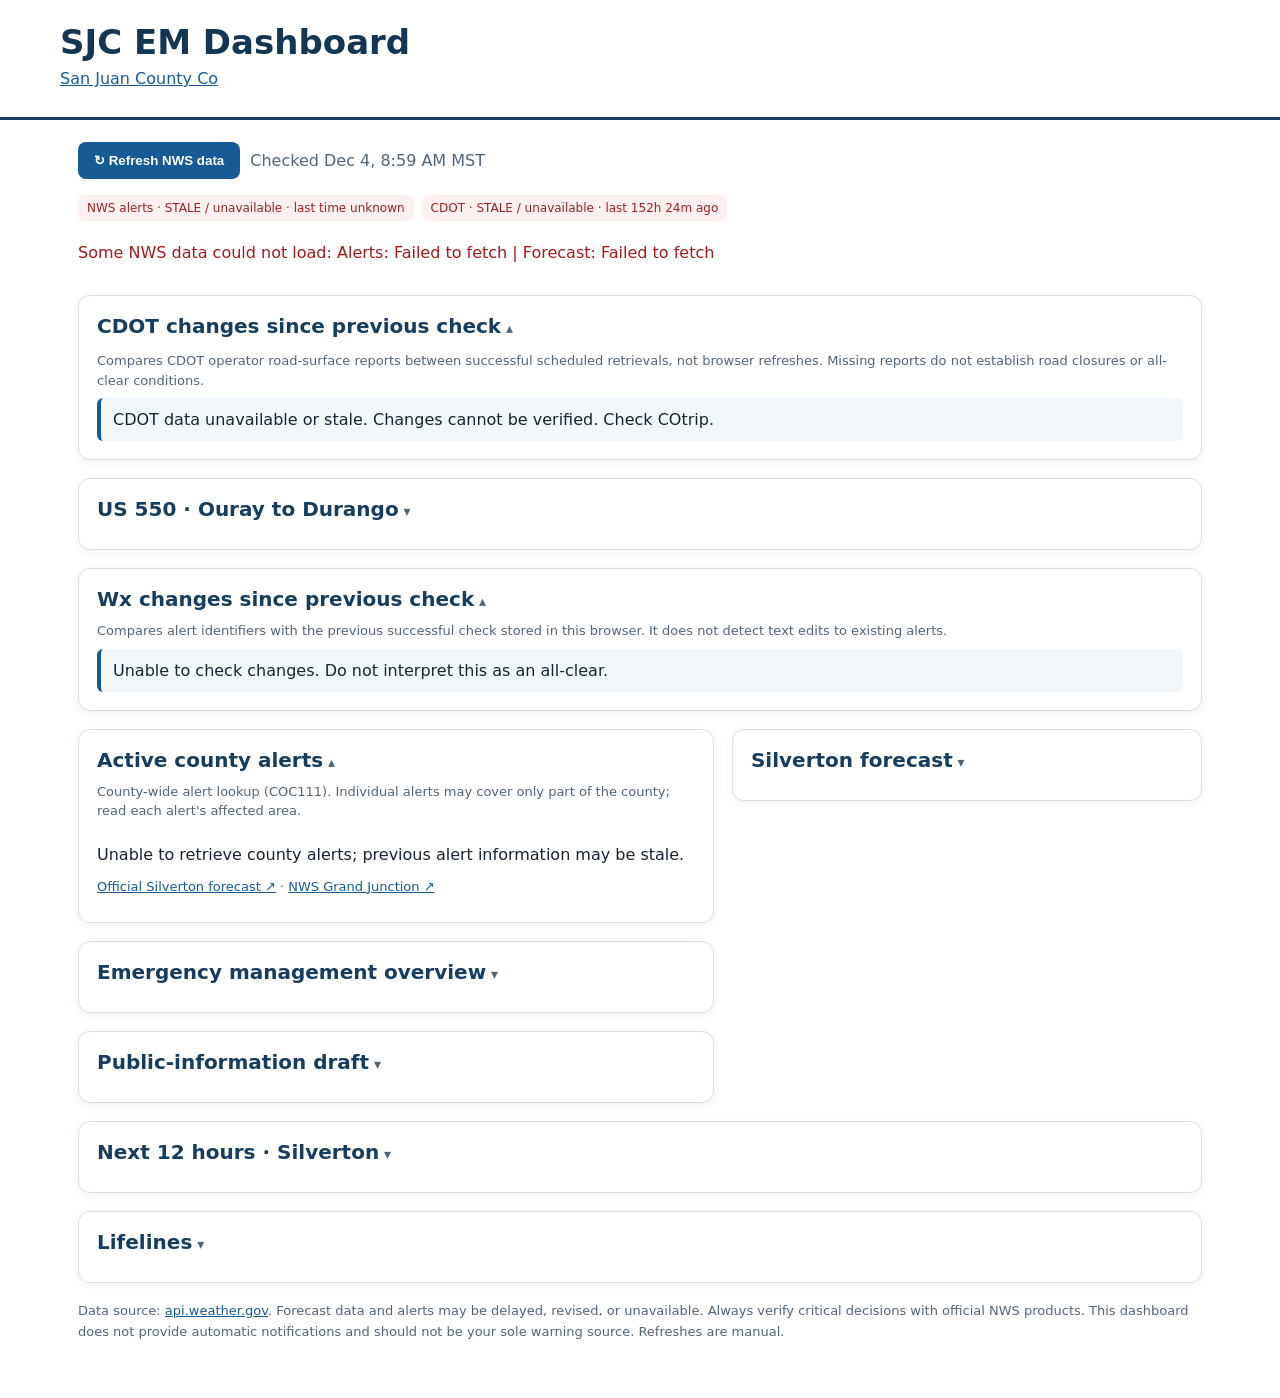
<file: dashboard-before-cdot-corridor-coverage.html>
<!doctype html><html lang="en"><head><meta charset="utf-8"><meta name="viewport" content="width=device-width,initial-scale=1"><title>SJC EM Dashboard</title><style>
:root{font-family:system-ui,-apple-system,Segoe UI,sans-serif;color:#172334;background:#fff}
*{box-sizing:border-box}body{margin:0;background:#fff}header{background:#fff;border-bottom:3px solid #183b60;padding:22px max(18px,calc((100vw - 1160px)/2))}
h1{margin:0;font-size:clamp(24px,4vw,34px);color:#143655}header p{margin:7px 0;color:#536477}
.wrap{max-width:1160px;margin:auto;padding:22px 18px 55px}.bar{display:flex;flex-wrap:wrap;gap:10px;align-items:center;margin-bottom:16px}
button{border:0;border-radius:8px;background:#165b95;color:#fff;font-weight:700;padding:11px 16px;cursor:pointer}button:disabled{opacity:.6;cursor:wait}
.muted,.meta{color:#526477}.meta{font-size:13px;line-height:1.5}.grid{display:grid;grid-template-columns:1.15fr .85fr;gap:18px}
@media(max-width:760px){.grid{grid-template-columns:1fr}}section{background:#fff;border:1px solid #d7e0e8;border-radius:12px;padding:18px;margin-bottom:18px;box-shadow:0 2px 9px #142f4510}
h2{margin:0 0 12px;font-size:20px;color:#153d60}.alert{border-left:5px solid #e8a923;background:#fff9e9;border-radius:7px;padding:13px;margin:12px 0}
.alert.warning{border-left-color:#c72c2c;background:#fff0f0}.alert.watch{border-left-color:#c68c00}.alert h3{margin:0 0 7px}.alert p{margin:7px 0;white-space:pre-wrap}
a{color:#145b9b}.forecast{border-top:1px solid #dce4eb;padding:12px 0}.forecast:first-of-type{border-top:0}.forecast strong{display:block}.forecast small{color:#526477}.forecast p{margin:5px 0}
.hours{display:flex;gap:10px;overflow:auto}.hour{flex:0 0 138px;background:#f0f5fa;border:1px solid #dbe5ef;border-radius:9px;padding:12px}.hour strong{display:block;margin:8px 0;font-size:22px}
.status{padding:8px 0 15px}.error{color:#a61919}.pill{display:inline-block;background:#e7f0f8;border-radius:20px;padding:4px 9px;font-size:12px;margin:4px 4px 0 0}
textarea{width:100%;height:230px;background:#fff;color:#172334;border:1px solid #b9c9d6;border-radius:8px;padding:12px;line-height:1.5;resize:vertical}
footer{color:#526477;font-size:13px;line-height:1.6}.count{font-size:30px;font-weight:800}.cards{display:grid;grid-template-columns:repeat(5,minmax(0,1fr));gap:10px;margin-bottom:18px}
@media(max-width:900px){.cards{grid-template-columns:repeat(2,minmax(0,1fr))}}.tile{border:1px solid #d7e0e8;border-radius:10px;padding:13px;background:#f8fafc}
.tile strong{display:block;margin-bottom:5px;font-size:14px}.tile .count{color:#143d60}.tile small{color:#526477}.tile.active{border-color:#c57923;background:#fff8e9}
.changes{background:#f2f7fb;border-left:4px solid #165b95;padding:12px;border-radius:6px;white-space:pre-wrap}
.filters{display:flex;flex-wrap:wrap;gap:8px;margin:12px 0}.filters button{background:#eef3f7;color:#25425b;border:1px solid #cbd9e4;padding:7px 11px;font-size:13px}.filters button.selected{background:#165b95;color:white}
.note{font-size:13px;color:#536477}

.cdot-segment{border-top:1px solid #dce4eb;padding:12px 0}.cdot-segment h3{margin:0 0 5px;font-size:16px}.cdot-segment p{margin:5px 0}.cdot-status{border-left:4px solid #165b95;background:#f1f7fb;padding:10px}.cdot-status.bad{border-color:#b32121;background:#fff1f1}
 .freshness{display:flex;flex-wrap:wrap;gap:8px;margin:0 0 14px}.freshness span{font-size:12px;background:#eef3f7;border-radius:6px;padding:6px 9px;color:#25425b}.freshness .stale{background:#fff0f0;color:#9c2222}.compact-toggle{font:inherit;color:#153d60;cursor:pointer;font-weight:700;font-size:20px;list-style:none}.compact-toggle::-webkit-details-marker{display:none}.compact-toggle:after{content:' ▾';font-size:14px;color:#526477}.compact-details[open]>.compact-toggle:after{content:' ▴'}.compact-details>.compact-toggle{margin-bottom:10px}.compact-details .meta{margin-bottom:8px}  .lifelines-row{margin:0;padding:8px 0;text-align:center}.lifelines-row img{display:block;width:100%;max-width:700px;height:auto;margin:0 auto;object-fit:contain}.lifelines-row figcaption{font-size:12px;color:#526477;margin-top:5px} 
.lifeline-grid{display:grid;grid-template-columns:repeat(4,minmax(0,1fr));gap:10px;margin:12px 0}.lifeline-tile{display:flex;flex-direction:column;align-items:center;gap:7px;background:#f8fafc;color:#183b60;border:1px solid #d7e0e8;padding:12px 6px;border-radius:10px;min-width:0;font-weight:500}.lifeline-tile:hover,.lifeline-tile:focus-visible{outline:2px solid #165b95;outline-offset:1px}.lifeline-symbol{display:block;width:94px;height:94px;max-width:100%;border:5px solid #858c95;border-radius:50%;background-image:url('./lifelines-blue-row.png');background-repeat:no-repeat;background-size:800% auto;background-color:white}.lifeline-name{font-size:12px;line-height:1.3;min-height:31px}.lifeline-condition{font-size:12px;font-weight:700}.lifeline-tile[data-condition="green"] .lifeline-symbol{border-color:#35864b}.lifeline-tile[data-condition="yellow"] .lifeline-symbol{border-color:#d09a10}.lifeline-tile[data-condition="red"] .lifeline-symbol{border-color:#be3030}.lifeline-editor{border-top:1px solid #d7e0e8;padding-top:14px;margin-top:12px}.lifeline-editor label{display:block;font-size:14px;margin:8px 0}.lifeline-editor select{width:100%;max-width:340px;padding:9px;border:1px solid #b9c9d6;border-radius:7px;background:white}.lifeline-editor textarea{height:85px;display:block;max-width:650px;margin-bottom:10px}@media(max-width:600px){.lifeline-grid{grid-template-columns:repeat(2,minmax(0,1fr))}.lifeline-symbol{width:86px;height:86px}}

/* FEMA component-level lifelines */
.lifeline-legend{display:flex;flex-wrap:wrap;gap:12px;font-size:12px;color:#435a70;margin:10px 0}.lifeline-grid{display:grid;grid-template-columns:repeat(4,minmax(0,1fr));gap:10px;margin:12px 0}.lifeline-tile{display:flex;flex-direction:column;align-items:center;gap:7px;background:#f8fafc;color:#183b60;border:1px solid #d7e0e8;padding:12px 6px;border-radius:10px;min-width:0;font-weight:500}.lifeline-tile:hover,.lifeline-tile:focus-visible{outline:2px solid #165b95;outline-offset:1px}.lifeline-ring{width:104px;height:104px;max-width:100%;border:5px solid #858c95;border-radius:50%;display:flex;align-items:center;justify-content:center;background:white;overflow:hidden}.lifeline-symbol{width:94px;height:94px;flex:none;display:block;background-image:url('./lifelines-blue-row.png');background-repeat:no-repeat;background-size:800% 100%;background-color:white}.lifeline-name{font-size:12px;line-height:1.3;min-height:31px}.lifeline-condition{font-size:12px;font-weight:700}.lifeline-tile[data-condition="green"] .lifeline-ring{border-color:#35864b}.lifeline-tile[data-condition="yellow"] .lifeline-ring{border-color:#d09a10}.lifeline-tile[data-condition="red"] .lifeline-ring{border-color:#be3030}.lifeline-editor{border-top:1px solid #d7e0e8;padding-top:14px;margin-top:12px}.lifeline-editor h3{font-size:17px;color:#153d60;margin:16px 0 8px}.lifeline-editor label{display:block;font-size:14px;margin:10px 0 5px;font-weight:600}.lifeline-editor select,.lifeline-editor input{display:block;width:100%;max-width:650px;padding:9px;border:1px solid #b9c9d6;border-radius:7px;background:white;color:#172334}.lifeline-editor textarea{height:85px;display:block;max-width:650px;margin-bottom:10px}.lifeline-component{border:1px solid #d7e0e8;border-radius:8px;margin:9px 0;padding:11px;background:#fbfcfe}.lifeline-component summary{font-weight:650;cursor:pointer;color:#153d60}.lifeline-component .component-meta{font-size:12px;color:#536477;padding:5px 0}.lifeline-component button{margin-top:8px}.lifeline-component .component-fields{padding:7px 0}.lifeline-component textarea{height:75px}@media(max-width:600px){.lifeline-grid{grid-template-columns:repeat(2,minmax(0,1fr))}.lifeline-ring{width:96px;height:96px}.lifeline-symbol{width:86px;height:86px;background-size:800% 100%}}
</style></head><body><header><h1>SJC EM Dashboard</h1><p><a href="https://sanjuancounty.colorado.gov/OEM" target="_blank" rel="noopener noreferrer">San Juan County Co</a></p></header><main class="wrap"><div class="bar"><button id="refresh">↻ Refresh NWS data</button><span class="muted" id="updated">Not loaded yet</span></div><div class="freshness" aria-label="Data freshness"><span id="nws-freshness">NWS · Not checked</span><span id="cdot-freshness">CDOT · Loading</span></div><div class="status" id="status" role="status">Loading official NWS data…</div><div class="cards" id="categoryCards" aria-label="Weather hazard categories"></div>
<section id="cdot-changes-section"><h2>CDOT changes since previous check</h2><p class="meta">Compares CDOT operator road-surface reports between successful scheduled retrievals, not browser refreshes. Missing reports do not establish road closures or all-clear conditions.</p><div id="cdot-change-status" class="changes">Loading CDOT change history…</div><div id="cdot-change-list"></div></section><section id="cdot-section"><h2>US 550 · Ouray to Durango</h2><p class="meta">CDOT road surface reports and forecasts. This feed does <strong>not</strong> confirm whether the highway is open or closed. Approximate geographic filter; unlisted sections have unknown conditions. <a href="https://www.cotrip.org/" target="_blank" rel="noopener">Verify with COtrip</a>.</p><div id="cdot-status" class="cdot-status bad" role="status">CDOT data loading…</div><div id="cdot-segments"></div><p class="meta">Feed retrieval scheduled approximately every 30 minutes. Operator observations may be older than retrieval. Always verify current conditions before travel.</p></section><section><h2>Wx changes since previous check</h2><div class="meta">Compares alert identifiers with the previous successful check stored in this browser. It does not detect text edits to existing alerts.</div><div id="changes" class="changes">Waiting for first successful check.</div></section>
<div class="grid"><div><section><h2>Active county alerts</h2><div class="meta">County-wide alert lookup (COC111). Individual alerts may cover only part of the county; read each alert's affected area.</div><div class="filters" id="filters"></div><div id="alerts">Loading…</div><p class="meta"><a href="https://forecast.weather.gov/MapClick.php?lat=37.811&lon=-107.665" target="_blank" rel="noopener">Official Silverton forecast ↗</a> · <a href="https://www.weather.gov/gjt/" target="_blank" rel="noopener">NWS Grand Junction ↗</a></p></section><section><h2>Emergency management overview</h2><div id="overview" class="meta">Loading…</div></section><section><h2>Public-information draft</h2><p class="meta">Generated from available NWS alert text. Review before posting; not an automatic public warning.</p><textarea id="summary" readonly></textarea><p><button id="copy">Copy summary</button></p></section></div><div><section><h2>Silverton forecast</h2><div class="meta">Representative point forecast, not a county-wide mountain forecast.</div><div id="forecast">Loading…</div></section></div></div><section><h2>Next 12 hours · Silverton</h2><div id="hourly" class="hours">Loading…</div></section><section aria-label="Lifelines"><h2>Lifelines</h2><p class="note">FEMA Community Lifelines · Manual community-impact assessments; not live service monitoring.</p><div class="lifeline-legend"><span>⚪ Unknown</span><span>🟢 Minimal</span><span>🟡 Moderate</span><span>🔴 Significant</span></div><p id="lifeline-summary" class="note" aria-live="polite">Eight lifelines · No assessments recorded</p><div class="lifeline-grid"><button type="button" class="lifeline-tile" data-lifeline="0" data-condition="unknown" aria-label="Safety and Security: Unknown; open assessment"><span class="lifeline-ring"><span class="lifeline-symbol" style="background-position:0.00000% center" aria-hidden="true"></span></span><span class="lifeline-name">Safety and Security</span><span class="lifeline-condition">Unknown</span></button><button type="button" class="lifeline-tile" data-lifeline="1" data-condition="unknown" aria-label="Food, Hydration, Shelter: Unknown; open assessment"><span class="lifeline-ring"><span class="lifeline-symbol" style="background-position:14.28571% center" aria-hidden="true"></span></span><span class="lifeline-name">Food, Hydration, Shelter</span><span class="lifeline-condition">Unknown</span></button><button type="button" class="lifeline-tile" data-lifeline="2" data-condition="unknown" aria-label="Health and Medical: Unknown; open assessment"><span class="lifeline-ring"><span class="lifeline-symbol" style="background-position:28.57143% center" aria-hidden="true"></span></span><span class="lifeline-name">Health and Medical</span><span class="lifeline-condition">Unknown</span></button><button type="button" class="lifeline-tile" data-lifeline="3" data-condition="unknown" aria-label="Water Systems: Unknown; open assessment"><span class="lifeline-ring"><span class="lifeline-symbol" style="background-position:42.85714% center" aria-hidden="true"></span></span><span class="lifeline-name">Water Systems</span><span class="lifeline-condition">Unknown</span></button><button type="button" class="lifeline-tile" data-lifeline="4" data-condition="unknown" aria-label="Energy: Unknown; open assessment"><span class="lifeline-ring"><span class="lifeline-symbol" style="background-position:57.14286% center" aria-hidden="true"></span></span><span class="lifeline-name">Energy</span><span class="lifeline-condition">Unknown</span></button><button type="button" class="lifeline-tile" data-lifeline="5" data-condition="unknown" aria-label="Communications: Unknown; open assessment"><span class="lifeline-ring"><span class="lifeline-symbol" style="background-position:71.42857% center" aria-hidden="true"></span></span><span class="lifeline-name">Communications</span><span class="lifeline-condition">Unknown</span></button><button type="button" class="lifeline-tile" data-lifeline="6" data-condition="unknown" aria-label="Transportation: Unknown; open assessment"><span class="lifeline-ring"><span class="lifeline-symbol" style="background-position:85.71429% center" aria-hidden="true"></span></span><span class="lifeline-name">Transportation</span><span class="lifeline-condition">Unknown</span></button><button type="button" class="lifeline-tile" data-lifeline="7" data-condition="unknown" aria-label="Hazardous Materials: Unknown; open assessment"><span class="lifeline-ring"><span class="lifeline-symbol" style="background-position:100.00000% center" aria-hidden="true"></span></span><span class="lifeline-name">Hazardous Materials</span><span class="lifeline-condition">Unknown</span></button></div><div class="lifeline-editor" id="lifeline-editor" hidden><h3 id="lifeline-selected-name">Lifeline assessment</h3><p class="note">Overall condition is assigned by the assessor based on component impacts, not automatically calculated.</p><label for="lifeline-status">Overall lifeline condition</label><select id="lifeline-status"><option value="unknown">Unknown (gray)</option><option value="green">Minimal impact (green)</option><option value="yellow">Moderate impact (yellow)</option><option value="red">Significant impact (red)</option></select><label for="lifeline-source">Assessment source / validating partner</label><input id="lifeline-source" placeholder="Agency, contact, field report or situation report"><label for="lifeline-notes">Overall assessment / key priorities</label><textarea id="lifeline-notes" rows="3" placeholder="Current situation, interdependencies and priority needs"></textarea><p id="lifeline-timestamp" class="note"></p><button type="button" id="lifeline-save">Save overall assessment</button><h3>FEMA lifeline components</h3><p class="note">Expand a component to record What? / So What? / Now What? / What's the Gap? / When?</p><div id="lifeline-components"></div></div><p class="note">Saved only in this browser. Assessments are not shared with other devices or incident partners. Unknown is the default until verified.</p></section><footer>Data source: <a href="https://api.weather.gov/" target="_blank" rel="noopener">api.weather.gov</a>. Forecast data and alerts may be delayed, revised, or unavailable. Always verify critical decisions with official NWS products. This dashboard does not provide automatic notifications and should not be your sole warning source. Refreshes are manual.</footer></main><script>
const BASE='https://api.weather.gov', LAT=37.811, LON=-107.665, COUNTY='COC111';
const $=id=>document.getElementById(id);
const esc=s=>String(s??'').replace(/[&<>"']/g,c=>({'&':'&amp;','<':'&lt;','>':'&gt;','"':'&quot;','\'':'&#39;'}[c]));
const fmt=d=>d?new Date(d).toLocaleString('en-US',{timeZone:'America/Denver',month:'short',day:'numeric',hour:'numeric',minute:'2-digit',timeZoneName:'short'}):'Not specified';
const categories=['Severe weather','Flooding','Winter storms','Fire weather','Other'];
let active=[],filter='All',lastSuccess=null;
const classify=a=>{
 const s=(a.event||'').toLowerCase();
 if(/flood|flash flood|hydrologic/.test(s))return 'Flooding';
 if(/fire weather|red flag|extreme fire|fire danger/.test(s))return 'Fire weather';
 if(/winter|snow|blizzard|ice storm|freezing rain|avalanche|wind chill|cold weather|freeze|frost/.test(s))return 'Winter storms';
 if(/thunderstorm|tornado|severe weather|high wind|wind advisory|dust storm|hail/.test(s))return 'Severe weather';
 return 'Other';
};
async function get(url){const r=await fetch(url,{headers:{Accept:'application/geo+json'}});if(!r.ok)throw Error('NWS API '+r.status+' ('+new URL(url).pathname+')');return r.json()}
function drawCategories(){
 $('categoryCards').innerHTML=categories.map(c=>{const n=active.filter(a=>classify(a)===c).length;return `<div class="tile ${n?'active':''}"><strong>${esc(c)}</strong><div class="count">${n}</div><small>${n?'Active alert'+(n===1?'':'s'):'No active alerts returned'}</small></div>`}).join('');
 $('overview').innerHTML=categories.map(c=>`<p><strong>${esc(c)}:</strong> ${active.filter(a=>classify(a)===c).length} active NWS alert(s) returned.</p>`).join('')+
 '<p><strong>Operational note:</strong> Alert coverage can be limited to portions of the county. Fire restrictions and wildfire smoke advisories may come from agencies outside this NWS feed and are not comprehensively monitored here.</p>';
}
function drawFilters(){
 $('filters').innerHTML=['All',...categories].map(c=>`<button type="button" data-category="${esc(c)}" class="${filter===c?'selected':''}">${esc(c)}</button>`).join('');
 $('filters').querySelectorAll('button').forEach(b=>b.addEventListener('click',()=>{filter=b.dataset.category;drawFilters();drawAlerts()}));
}
function drawAlerts(){
 const arr=active.filter(a=>filter==='All'||classify(a)===filter);
 $('alerts').innerHTML=arr.length?arr.map(a=>`<article class="alert ${/warning/i.test(a.event)?'warning':/watch/i.test(a.event)?'watch':''}"><h3>${esc(a.event)}</h3><div class="meta">${esc(classify(a))} · ${esc(a.severity||'Unspecified')} severity · Expires ${esc(fmt(a.expires||a.ends))}</div><p><strong>${esc(a.headline||'')}</strong></p><p>${esc((a.description||'').slice(0,1600))}</p><p class="meta">Affected: ${esc(a.areaDesc||'Not listed')}</p>${a.instruction?`<p><strong>Instructions:</strong> ${esc(a.instruction.slice(0,1100))}</p>`:''}${/^https:\/\//.test(a.id)?`<a href="${esc(a.id)}" target="_blank" rel="noopener">View official alert ↗</a>`:''}</article>`).join(''):'<p>No active alerts returned for this selection. This is not an all-clear.</p>';
}
function compareChanges(){
 const current=active.map(a=>a.identifier||a.id).filter(Boolean);
 let prev=null;
 try{prev=JSON.parse(localStorage.getItem('sjc_nws_previous_alerts')||'null')}catch(e){}
 if(prev&&Array.isArray(prev.ids)){
  const added=active.filter(a=>!prev.ids.includes(a.identifier||a.id));
  const removed=prev.ids.filter(id=>!current.includes(id));
  $('changes').textContent=`Since ${fmt(prev.checked)}:\n${added.length?added.map(a=>'NEW: '+a.event+' — '+(a.areaDesc||'area unspecified')).join('\n'):'No newly identified alerts.'}\n${removed.length?removed.length+' previously seen alert(s) no longer active.':'No previously seen alerts removed.'}`;
 }else $('changes').textContent='First successful check in this browser. Future refreshes will show newly issued and no-longer-active alerts.';
 try{localStorage.setItem('sjc_nws_previous_alerts',JSON.stringify({ids:current,checked:new Date().toISOString()}))}catch(e){$('changes').textContent+='\nNote: Browser storage is unavailable; changes may not persist.'}
}
function drawSummary(){
 const lines=['SAN JUAN COUNTY WEATHER UPDATE','NWS alert check: '+fmt(new Date().toISOString()),''];
 if(active.length){for(const a of active){lines.push('• '+a.event.toUpperCase()+' ('+classify(a)+')'+(a.expires?' — expires '+fmt(a.expires):''));lines.push('Affected area: '+(a.areaDesc||'See official alert'));if(a.headline)lines.push(a.headline);if(a.instruction)lines.push('NWS instructions: '+a.instruction.trim().replace(/\s+/g,' ').slice(0,350));lines.push('');}}
 else lines.push('No active NWS alerts returned for San Juan County at the time of this check.');
 lines.push('Source: National Weather Service. Verify current conditions and alert details at weather.gov before distribution.');
 $('summary').value=lines.join('\n');
}
function renderForecast(p){$('forecast').innerHTML=(p||[]).slice(0,6).map(x=>`<div class="forecast"><strong>${esc(x.name)} · ${esc(x.temperature)}°${esc(x.temperatureUnit)}</strong><small>Wind: ${esc(x.windSpeed)} ${esc(x.windDirection)}</small><p>${esc(x.shortForecast)}</p></div>`).join('')||'Forecast unavailable.'}
function renderHourly(p){$('hourly').innerHTML=(p||[]).slice(0,12).map(x=>`<div class="hour"><div>${esc(new Date(x.startTime).toLocaleString('en-US',{timeZone:'America/Denver',hour:'numeric'}))}</div><strong>${esc(x.temperature)}°${esc(x.temperatureUnit)}</strong><div>${esc(x.shortForecast)}</div><p class="meta">Wind ${esc(x.windSpeed)}</p>${x.probabilityOfPrecipitation?.value!=null?`<span class="pill">Precip. ${esc(x.probabilityOfPrecipitation.value)}%</span>`:''}</div>`).join('')||'Hourly forecast unavailable.'}
async function load(){
 const btn=$('refresh');btn.disabled=true;$('status').textContent='Updating alerts and forecasts…';const errors=[];
 await Promise.all([
  (async()=>{try{
   const d=await get(BASE+'/alerts/active?zone='+COUNTY);
   active=(d.features||[]).map(x=>({id:x.id,...x.properties})).sort((a,b)=>(['Extreme','Severe','Moderate','Minor','Unknown'].indexOf(a.severity)+5)%5-( ['Extreme','Severe','Moderate','Minor','Unknown'].indexOf(b.severity)+5)%5);
   drawCategories();drawFilters();drawAlerts();drawSummary();compareChanges();lastSuccess=new Date();
  }catch(e){errors.push('Alerts: '+e.message);$('alerts').textContent='Unable to retrieve county alerts; previous alert information may be stale.';$('changes').textContent='Unable to check changes. Do not interpret this as an all-clear.';$('overview').textContent='Alert retrieval failed.';$('categoryCards').innerHTML='';$('summary').value='NWS ALERT RETRIEVAL FAILED. Verify directly with NWS before issuing a public update.'}})(),
  (async()=>{try{
   const pt=await get(BASE+'/points/'+LAT+','+LON);
   const r=await Promise.allSettled([pt.properties.forecast,pt.properties.forecastHourly].map(get));
   if(r[0].status==='fulfilled')renderForecast(r[0].value.properties.periods);else throw r[0].reason;
   if(r[1].status==='fulfilled')renderHourly(r[1].value.properties.periods);else{errors.push('Hourly: '+r[1].reason.message);$('hourly').textContent='Hourly forecast unavailable.'}
  }catch(e){errors.push('Forecast: '+e.message);$('forecast').textContent='Forecast unavailable.';$('hourly').textContent='Hourly forecast unavailable.'}})()
 ]);
 $('updated').textContent='Checked '+fmt(new Date());$('status').textContent=errors.length?'Some NWS data could not load: '+errors.join(' | '):'NWS data loaded successfully';$('status').className='status '+(errors.length?'error':'');btn.disabled=false;updateFreshness('nws-freshness','NWS alerts',lastSuccess?.toISOString(),60,!!lastSuccess);
}
$('refresh').addEventListener('click',load);
$('copy').addEventListener('click',async()=>{try{await navigator.clipboard.writeText($('summary').value);$('copy').textContent='Copied';setTimeout(()=>$('copy').textContent='Copy summary',1500)}catch(e){$('summary').focus();$('summary').select();document.execCommand('copy')}});
load();

async function loadCdotPreview(){
 const state=document.getElementById('cdot-status'), list=document.getElementById('cdot-segments');
 try{
  const r=await fetch('./data/cdot_us550.json?ts='+Date.now(),{cache:'no-store'});
  if(!r.ok)throw Error('CDOT data unavailable (HTTP '+r.status+')');
  const data=await r.json();list.replaceChildren();
  const age=data.lastSuccessAt?Date.now()-Date.parse(data.lastSuccessAt):Infinity;
  const fresh=data.status==='ok'&&Number.isFinite(age)&&age>=0&&age<=3600000;
  state.className='cdot-status'+(fresh?'':' bad');
  state.textContent=(fresh?'CDOT feed retrieved':'DATA UNAVAILABLE / STALE — verify with COtrip')+' · Last successful retrieval: '+(data.lastSuccessAt?new Date(data.lastSuccessAt).toLocaleString():'never')+(data.status==='error'?' · Retrieval failed':'');
  for(const seg of data.segments||[]){
   const card=document.createElement('article');card.className='cdot-segment';
   const title=document.createElement('h3');title.textContent=seg.nameId||seg.name||'US 550 segment';card.append(title);
   const info=document.createElement('p');info.className='meta';info.textContent=(seg.name||'')+' · MP '+[seg.primaryMP,seg.secondaryMP].map(v=>v==null?'?':Number(v).toFixed(2)).join('–');card.append(info);
   const conditions=seg.currentConditions||[];
   if(!conditions.length){const p=document.createElement('p');p.textContent='No condition entries; status unknown.';card.append(p)}
   for(const c of conditions){
    const p=document.createElement('p');p.textContent=(c.sourceType==='NDFD'?'Forecast':c.sourceType==='OPERATOR'?'Operator report':c.sourceType||'Report')+': '+(c.conditionDescription||'Not specified')+(c.additionalData?' — '+c.additionalData:'');card.append(p);
    const stamp=c.confirmationTime||c.updateTime;
    const time=document.createElement('p');time.className='meta';time.textContent='Report timestamp: '+(stamp?new Date(Number(stamp)).toLocaleString():'not provided')+(c.endTime&&Number(c.endTime)<Date.now()?' · EXPIRED':'');card.append(time);
   }
   list.append(card);
  }
  if(!(data.segments||[]).length){const p=document.createElement('p');p.textContent='No matching US 550 corridor records; status unknown.';list.append(p)}
 }catch(e){state.className='cdot-status bad';state.textContent='DATA UNAVAILABLE — '+e.message+'. Verify with COtrip.';list.replaceChildren()}
}
loadCdotPreview();

async function loadCdotChanges(){
 const state=document.getElementById('cdot-change-status'),list=document.getElementById('cdot-change-list');
 if(!state)return;
 try{
  const r=await fetch('./data/cdot_us550.json?ts='+Date.now(),{cache:'no-store'});
  if(!r.ok)throw Error('HTTP '+r.status);
  const d=await r.json(),tracking=d.changeTracking;
  const age=d.lastSuccessAt?Date.now()-Date.parse(d.lastSuccessAt):Infinity;
  if(d.status!=='ok'||!Number.isFinite(age)||age<0||age>3600000){state.textContent='CDOT data unavailable or stale. Changes cannot be verified. Check COtrip.';return}
  if(!tracking||!tracking.initialized){state.textContent='Change tracking is initializing. A second successful scheduled CDOT retrieval is needed before comparisons are available.';return}
  const changes=tracking.changes||[];
  state.textContent=changes.length?changes.length+' operator-report change(s) detected since previous successful CDOT retrieval.':'No changes detected in available operator reports since previous successful CDOT retrieval. This is NOT an all-clear.';
  const p=document.createElement('p');p.className='meta';p.textContent='Comparison checked: '+new Date(tracking.checkedAt||d.checkedAt).toLocaleString();list.replaceChildren(p);
  for(const c of changes){const item=document.createElement('div');item.className='cdot-segment';const title=document.createElement('strong');title.textContent=c.segment||'US 550';const detail=document.createElement('p');detail.textContent=c.detail||'Report changed';item.append(title,detail);list.append(item)}
 }catch(e){state.textContent='CDOT change information unavailable ('+e.message+'). Check COtrip.'}
}
loadCdotChanges();

function ageLabel(date){const n=Date.parse(date||'');if(!Number.isFinite(n))return 'time unknown';const m=Math.floor((Date.now()-n)/60000);if(m<0)return 'clock mismatch';return m<1?'just now':m<60?m+'m ago':Math.floor(m/60)+'h '+m%60+'m ago'}
function updateFreshness(id,prefix,date,limitMinutes,ok){const el=document.getElementById(id);if(!el)return;const elapsed=Date.now()-Date.parse(date||'');const fresh=ok&&Number.isFinite(elapsed)&&elapsed>=0&&elapsed<=limitMinutes*60000;el.textContent=prefix+' · '+(fresh?'Updated ':'STALE / unavailable · last ')+ageLabel(date);el.classList.toggle('stale',!fresh);el.title=date?'Last successful retrieval: '+new Date(date).toLocaleString():'No successful retrieval time available'}
function makeCompact(section,defaultOpen){if(!section||section.querySelector('.compact-details'))return;const heading=section.querySelector(':scope > h2');if(!heading)return;const details=document.createElement('details');details.className='compact-details';details.open=defaultOpen;const summary=document.createElement('summary');summary.className='compact-toggle';summary.textContent=heading.textContent.trim();details.append(summary);heading.remove();while(section.firstChild)details.append(section.firstChild);section.append(details)}
// All dashboard section headers can expand or collapse; existing details stay interactive.
document.querySelectorAll('main section').forEach(section=>{
 const title=section.querySelector(':scope > h2');
 if(title)makeCompact(section,/^(CDOT changes since previous check|Wx changes since previous check|Active county alerts)$/.test(title.textContent.trim()));
});
const originalCdot=loadCdotPreview;
loadCdotPreview=async function(){await originalCdot();try{const r=await fetch('./data/cdot_us550.json?freshness='+Date.now(),{cache:'no-store'});if(!r.ok)throw Error('unavailable');const d=await r.json();updateFreshness('cdot-freshness','CDOT',d.lastSuccessAt,60,d.status==='ok')}catch(e){updateFreshness('cdot-freshness','CDOT',null,60,false)}};
loadCdotPreview();
setInterval(()=>{if(lastSuccess)updateFreshness('nws-freshness','NWS alerts',lastSuccess.toISOString(),60,true)},60000);

// FEMA Toolkit v2.1 manual component assessments, browser-local only.
(function(){
const key='sjc-em-lifeline-assessments-v2',legacy='sjc-em-lifeline-assessments-v1';
const names=["Safety and Security","Food, Hydration, Shelter","Health and Medical","Water Systems","Energy","Communications","Transportation","Hazardous Materials"];
const components=[["Law Enforcement/Security","Fire Service","Search and Rescue","Government Service","Community Safety"],["Food","Hydration","Shelter","Agriculture"],["Medical Care","Public Health","Patient Movement","Medical Supply Chain","Fatality Management"],["Potable Water Infrastructure","Wastewater Management"],["Power Grid","Fuel"],["Infrastructure","Responder Communications","Alerts, Warnings, and Messages","Finance","911 and Dispatch"],["Highway/Roadway/Motor Vehicle","Mass Transit","Railway","Aviation","Maritime"],["Facilities","HAZMAT, Pollutants, Contaminants"]];
const valid=['unknown','green','yellow','red'];
const labels={unknown:'Unknown',green:'Minimal impact',yellow:'Moderate impact',red:'Significant impact'};
let records={};try{const data=JSON.parse(localStorage.getItem(key)||'null');if(data&&typeof data==='object')records=data;else{const prior=JSON.parse(localStorage.getItem(legacy)||'{}');for(const i of Object.keys(prior))records[i]={status:prior[i].status||'unknown',notes:prior[i].notes||'',updated:prior[i].updated||'',components:{}}}}catch(e){}
let selected=null;
const editor=document.getElementById('lifeline-editor'),status=document.getElementById('lifeline-status'),notes=document.getElementById('lifeline-notes'),source=document.getElementById('lifeline-source'),timestamp=document.getElementById('lifeline-timestamp'),list=document.getElementById('lifeline-components');
const safe=v=>valid.includes(v)?v:'unknown';
function save(){try{localStorage.setItem(key,JSON.stringify(records));return true}catch(e){return false}}
function render(){let assessed=0;document.querySelectorAll('.lifeline-tile').forEach(btn=>{const i=btn.dataset.lifeline,r=records[i]||{},v=safe(r.status);btn.dataset.condition=v;btn.querySelector('.lifeline-condition').textContent=labels[v];btn.setAttribute('aria-label',names[Number(i)]+': '+labels[v]+'; open assessment');if(v!=='unknown')assessed++});document.getElementById('lifeline-summary').textContent=assessed+' of 8 lifelines assigned a known condition · '+(8-assessed)+' Unknown · Manual, browser-local assessments'}
function field(label,id,kind,value,placeholder){const wrap=document.createElement('div'),lab=document.createElement('label');lab.htmlFor=id;lab.textContent=label;const input=document.createElement(kind);input.id=id;input.placeholder=placeholder||'';input.value=value||'';if(kind==='textarea')input.rows=2;wrap.append(lab,input);return wrap}
function showComponents(){list.replaceChildren();const rec=records[selected]||{};for(let j=0;j<components[Number(selected)].length;j++){const name=components[Number(selected)][j],c=(rec.components||{})[j]||{},details=document.createElement('details');details.className='lifeline-component';const sum=document.createElement('summary');sum.textContent=name;const meta=document.createElement('div');meta.className='component-meta';meta.textContent=labels[safe(c.status)]+' · '+(c.updated?'Assessed '+new Date(c.updated).toLocaleString():'Not assessed');const fields=document.createElement('div');fields.className='component-fields';const selectLabel=document.createElement('label');selectLabel.textContent='Component condition';const sel=document.createElement('select');for(const v of valid){const option=document.createElement('option');option.value=v;option.textContent=labels[v];sel.append(option)}sel.value=safe(c.status);fields.append(selectLabel,sel);const configs=[['Status — What?','statusText','Root causes and service disruptions'],['Impacts — So What?','impacts','Affected communities, population, responder operations'],['Actions — Now What?','actions','Response and restoration actions underway'],['Limiting factors — What’s the Gap?','gaps','Dependencies, constraints, resource shortfalls'],['Estimated condition change — When?','eta','Estimated timeframe and requirements'],['Source / validating partner','source','Reporting agency, contact or source']];const inputs={};for(const [label,k,hint] of configs){const id='ll-'+selected+'-'+j+'-'+k;const wrap=field(label,id,k==='source'||k==='eta'?'input':'textarea',c[k],hint);inputs[k]=wrap.querySelector('input,textarea');fields.append(wrap)}const button=document.createElement('button');button.type='button';button.textContent='Save component assessment';button.addEventListener('click',()=>{if(!records[selected])records[selected]={};if(!records[selected].components)records[selected].components={};const entry={status:safe(sel.value),updated:new Date().toISOString()};for(const k in inputs)entry[k]=inputs[k].value;records[selected].components[j]=entry;meta.textContent=labels[entry.status]+' · Assessed '+new Date(entry.updated).toLocaleString()+(save()?'':' · Storage unavailable');render()});fields.append(button);details.append(sum,meta,fields);list.append(details)}}
function open(i){selected=String(i);const r=records[selected]||{};document.getElementById('lifeline-selected-name').textContent=names[Number(selected)];status.value=safe(r.status);notes.value=r.notes||'';source.value=r.source||'';timestamp.textContent=r.updated?'Overall condition last assessed: '+new Date(r.updated).toLocaleString():'Overall condition not assessed';showComponents();editor.hidden=false;editor.scrollIntoView({block:'nearest',behavior:'smooth'})}
document.querySelectorAll('.lifeline-tile').forEach(btn=>btn.addEventListener('click',()=>open(btn.dataset.lifeline)));
document.getElementById('lifeline-save').addEventListener('click',()=>{if(selected===null)return;const r=records[selected]||{};records[selected]={...r,status:safe(status.value),notes:notes.value,source:source.value,updated:new Date().toISOString(),components:r.components||{}};timestamp.textContent='Overall condition saved '+new Date().toLocaleString()+(save()?'':' · Storage unavailable');render()});render();
})();
</script></body></html>
</file>
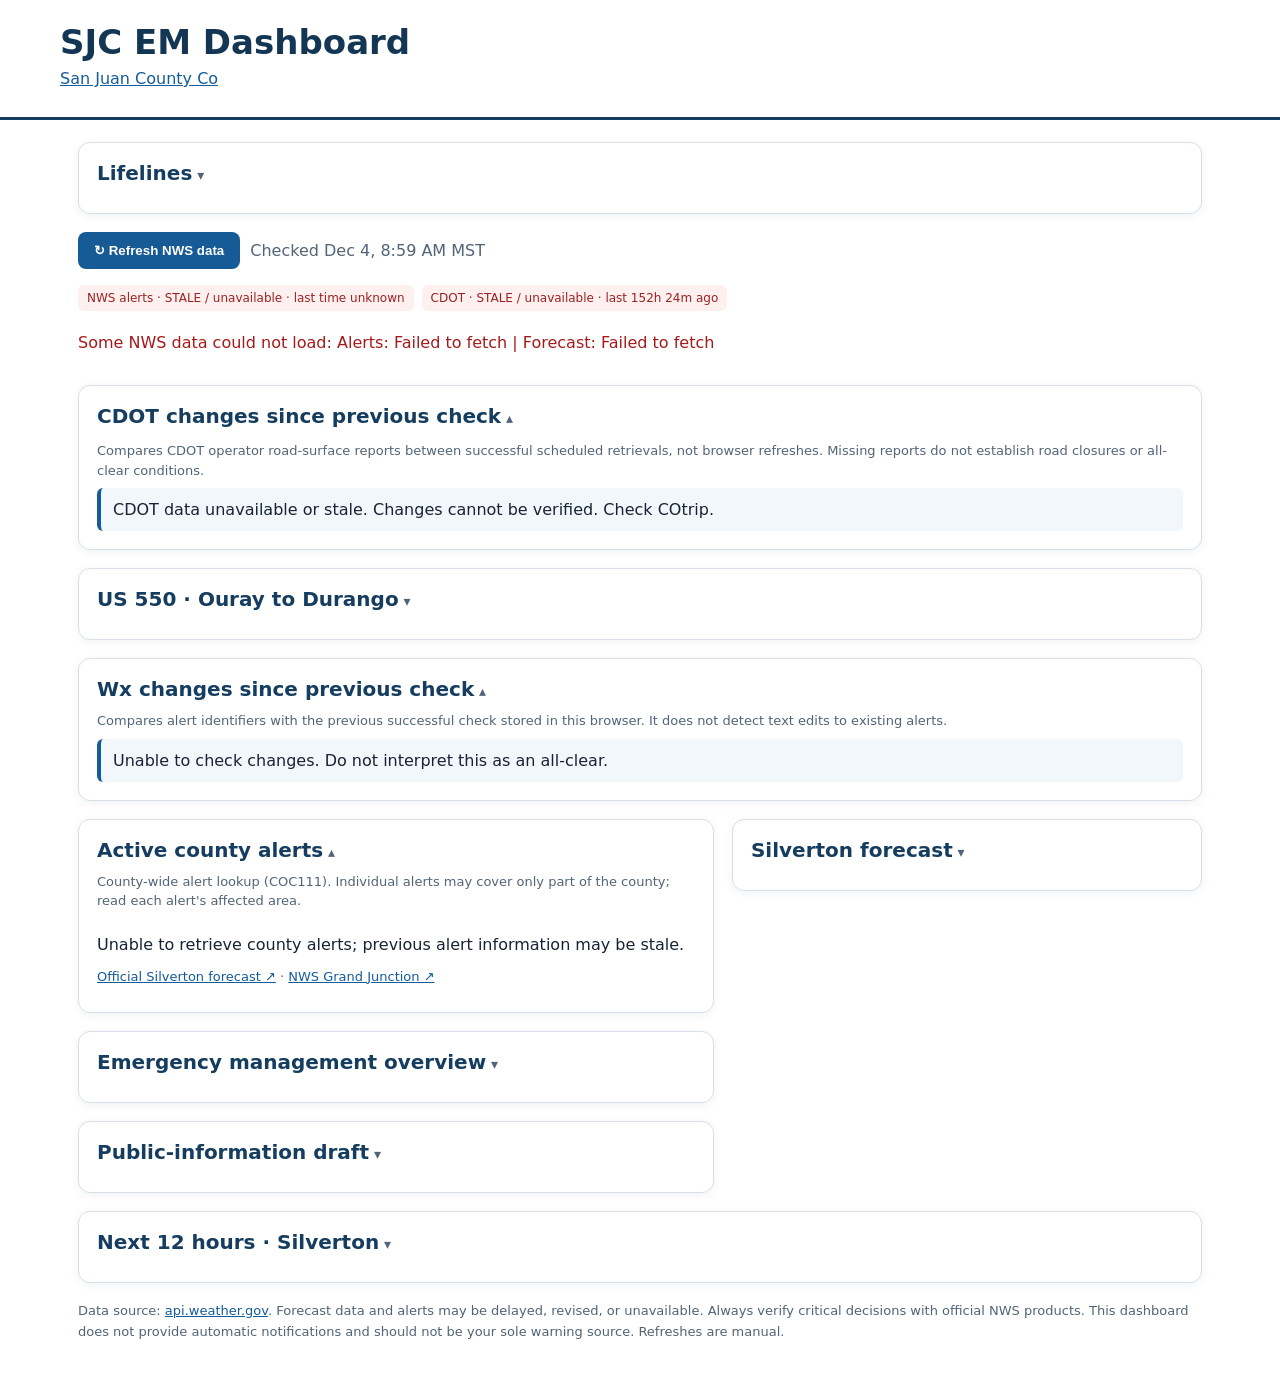
<file: dashboard-before-fema-components.html>
<!doctype html><html lang="en"><head><meta charset="utf-8"><meta name="viewport" content="width=device-width,initial-scale=1"><title>SJC EM Dashboard</title><style>
:root{font-family:system-ui,-apple-system,Segoe UI,sans-serif;color:#172334;background:#fff}
*{box-sizing:border-box}body{margin:0;background:#fff}header{background:#fff;border-bottom:3px solid #183b60;padding:22px max(18px,calc((100vw - 1160px)/2))}
h1{margin:0;font-size:clamp(24px,4vw,34px);color:#143655}header p{margin:7px 0;color:#536477}
.wrap{max-width:1160px;margin:auto;padding:22px 18px 55px}.bar{display:flex;flex-wrap:wrap;gap:10px;align-items:center;margin-bottom:16px}
button{border:0;border-radius:8px;background:#165b95;color:#fff;font-weight:700;padding:11px 16px;cursor:pointer}button:disabled{opacity:.6;cursor:wait}
.muted,.meta{color:#526477}.meta{font-size:13px;line-height:1.5}.grid{display:grid;grid-template-columns:1.15fr .85fr;gap:18px}
@media(max-width:760px){.grid{grid-template-columns:1fr}}section{background:#fff;border:1px solid #d7e0e8;border-radius:12px;padding:18px;margin-bottom:18px;box-shadow:0 2px 9px #142f4510}
h2{margin:0 0 12px;font-size:20px;color:#153d60}.alert{border-left:5px solid #e8a923;background:#fff9e9;border-radius:7px;padding:13px;margin:12px 0}
.alert.warning{border-left-color:#c72c2c;background:#fff0f0}.alert.watch{border-left-color:#c68c00}.alert h3{margin:0 0 7px}.alert p{margin:7px 0;white-space:pre-wrap}
a{color:#145b9b}.forecast{border-top:1px solid #dce4eb;padding:12px 0}.forecast:first-of-type{border-top:0}.forecast strong{display:block}.forecast small{color:#526477}.forecast p{margin:5px 0}
.hours{display:flex;gap:10px;overflow:auto}.hour{flex:0 0 138px;background:#f0f5fa;border:1px solid #dbe5ef;border-radius:9px;padding:12px}.hour strong{display:block;margin:8px 0;font-size:22px}
.status{padding:8px 0 15px}.error{color:#a61919}.pill{display:inline-block;background:#e7f0f8;border-radius:20px;padding:4px 9px;font-size:12px;margin:4px 4px 0 0}
textarea{width:100%;height:230px;background:#fff;color:#172334;border:1px solid #b9c9d6;border-radius:8px;padding:12px;line-height:1.5;resize:vertical}
footer{color:#526477;font-size:13px;line-height:1.6}.count{font-size:30px;font-weight:800}.cards{display:grid;grid-template-columns:repeat(5,minmax(0,1fr));gap:10px;margin-bottom:18px}
@media(max-width:900px){.cards{grid-template-columns:repeat(2,minmax(0,1fr))}}.tile{border:1px solid #d7e0e8;border-radius:10px;padding:13px;background:#f8fafc}
.tile strong{display:block;margin-bottom:5px;font-size:14px}.tile .count{color:#143d60}.tile small{color:#526477}.tile.active{border-color:#c57923;background:#fff8e9}
.changes{background:#f2f7fb;border-left:4px solid #165b95;padding:12px;border-radius:6px;white-space:pre-wrap}
.filters{display:flex;flex-wrap:wrap;gap:8px;margin:12px 0}.filters button{background:#eef3f7;color:#25425b;border:1px solid #cbd9e4;padding:7px 11px;font-size:13px}.filters button.selected{background:#165b95;color:white}
.note{font-size:13px;color:#536477}

.cdot-segment{border-top:1px solid #dce4eb;padding:12px 0}.cdot-segment h3{margin:0 0 5px;font-size:16px}.cdot-segment p{margin:5px 0}.cdot-status{border-left:4px solid #165b95;background:#f1f7fb;padding:10px}.cdot-status.bad{border-color:#b32121;background:#fff1f1}
 .freshness{display:flex;flex-wrap:wrap;gap:8px;margin:0 0 14px}.freshness span{font-size:12px;background:#eef3f7;border-radius:6px;padding:6px 9px;color:#25425b}.freshness .stale{background:#fff0f0;color:#9c2222}.compact-toggle{font:inherit;color:#153d60;cursor:pointer;font-weight:700;font-size:20px;list-style:none}.compact-toggle::-webkit-details-marker{display:none}.compact-toggle:after{content:' ▾';font-size:14px;color:#526477}.compact-details[open]>.compact-toggle:after{content:' ▴'}.compact-details>.compact-toggle{margin-bottom:10px}.compact-details .meta{margin-bottom:8px}  .lifelines-row{margin:0;padding:8px 0;text-align:center}.lifelines-row img{display:block;width:100%;max-width:700px;height:auto;margin:0 auto;object-fit:contain}.lifelines-row figcaption{font-size:12px;color:#526477;margin-top:5px} 
.lifeline-grid{display:grid;grid-template-columns:repeat(4,minmax(0,1fr));gap:10px;margin:12px 0}.lifeline-tile{display:flex;flex-direction:column;align-items:center;gap:7px;background:#f8fafc;color:#183b60;border:1px solid #d7e0e8;padding:12px 6px;border-radius:10px;min-width:0;font-weight:500}.lifeline-tile:hover,.lifeline-tile:focus-visible{outline:2px solid #165b95;outline-offset:1px}.lifeline-symbol{display:block;width:94px;height:94px;max-width:100%;border:5px solid #858c95;border-radius:50%;background-image:url('./lifelines-blue-row.png');background-repeat:no-repeat;background-size:800% auto;background-color:white}.lifeline-name{font-size:12px;line-height:1.3;min-height:31px}.lifeline-condition{font-size:12px;font-weight:700}.lifeline-tile[data-condition="green"] .lifeline-symbol{border-color:#35864b}.lifeline-tile[data-condition="yellow"] .lifeline-symbol{border-color:#d09a10}.lifeline-tile[data-condition="red"] .lifeline-symbol{border-color:#be3030}.lifeline-editor{border-top:1px solid #d7e0e8;padding-top:14px;margin-top:12px}.lifeline-editor label{display:block;font-size:14px;margin:8px 0}.lifeline-editor select{width:100%;max-width:340px;padding:9px;border:1px solid #b9c9d6;border-radius:7px;background:white}.lifeline-editor textarea{height:85px;display:block;max-width:650px;margin-bottom:10px}@media(max-width:600px){.lifeline-grid{grid-template-columns:repeat(2,minmax(0,1fr))}.lifeline-symbol{width:86px;height:86px}}
</style></head><body><header><h1>SJC EM Dashboard</h1><p><a href="https://sanjuancounty.colorado.gov/OEM" target="_blank" rel="noopener noreferrer">San Juan County Co</a></p></header><main class="wrap"><section aria-label="Lifelines"><h2>Lifelines</h2><p class="note">FEMA Community Lifelines · Select a lifeline to record a local assessment. All start Unknown; no automatic status inference.</p><div class="lifeline-grid"><button type="button" class="lifeline-tile" data-lifeline="0" aria-label="Safety and Security: Unknown; select to assess"><span class="lifeline-symbol" style="background-position:calc(0.00000% - 5px) center" aria-hidden="true"></span><span class="lifeline-name">Safety and Security</span><span class="lifeline-condition">Unknown</span></button><button type="button" class="lifeline-tile" data-lifeline="1" aria-label="Food, Hydration, Shelter: Unknown; select to assess"><span class="lifeline-symbol" style="background-position:calc(14.28571% - 5px) center" aria-hidden="true"></span><span class="lifeline-name">Food, Hydration, Shelter</span><span class="lifeline-condition">Unknown</span></button><button type="button" class="lifeline-tile" data-lifeline="2" aria-label="Health and Medical: Unknown; select to assess"><span class="lifeline-symbol" style="background-position:calc(28.57143% - 5px) center" aria-hidden="true"></span><span class="lifeline-name">Health and Medical</span><span class="lifeline-condition">Unknown</span></button><button type="button" class="lifeline-tile" data-lifeline="3" aria-label="Water Systems: Unknown; select to assess"><span class="lifeline-symbol" style="background-position:calc(42.85714% - 5px) center" aria-hidden="true"></span><span class="lifeline-name">Water Systems</span><span class="lifeline-condition">Unknown</span></button><button type="button" class="lifeline-tile" data-lifeline="4" aria-label="Energy: Unknown; select to assess"><span class="lifeline-symbol" style="background-position:calc(57.14286% - 5px) center" aria-hidden="true"></span><span class="lifeline-name">Energy</span><span class="lifeline-condition">Unknown</span></button><button type="button" class="lifeline-tile" data-lifeline="5" aria-label="Communications: Unknown; select to assess"><span class="lifeline-symbol" style="background-position:calc(71.42857% - 5px) center" aria-hidden="true"></span><span class="lifeline-name">Communications</span><span class="lifeline-condition">Unknown</span></button><button type="button" class="lifeline-tile" data-lifeline="6" aria-label="Transportation: Unknown; select to assess"><span class="lifeline-symbol" style="background-position:calc(85.71429% - 5px) center" aria-hidden="true"></span><span class="lifeline-name">Transportation</span><span class="lifeline-condition">Unknown</span></button><button type="button" class="lifeline-tile" data-lifeline="7" aria-label="Hazardous Materials: Unknown; select to assess"><span class="lifeline-symbol" style="background-position:calc(100.00000% - 5px) center" aria-hidden="true"></span><span class="lifeline-name">Hazardous Materials</span><span class="lifeline-condition">Unknown</span></button></div><div class="lifeline-editor" id="lifeline-editor" hidden><label for="lifeline-status"><strong id="lifeline-selected-name">Lifeline</strong> condition</label><select id="lifeline-status"><option value="unknown">Unknown (gray)</option><option value="green">Minimal impact (green)</option><option value="yellow">Moderate impact (yellow)</option><option value="red">Significant impact (red)</option></select><label for="lifeline-notes">Assessment notes (optional)</label><textarea id="lifeline-notes" rows="3" placeholder="Impacts, actions, gaps, sources..." ></textarea><button type="button" id="lifeline-save">Save assessment on this device</button><p class="note" id="lifeline-timestamp"></p></div><p class="note">Statuses and notes are stored only in this browser, not shared with other users or devices. They are not verified live incident conditions.</p></section><div class="bar"><button id="refresh">↻ Refresh NWS data</button><span class="muted" id="updated">Not loaded yet</span></div><div class="freshness" aria-label="Data freshness"><span id="nws-freshness">NWS · Not checked</span><span id="cdot-freshness">CDOT · Loading</span></div><div class="status" id="status" role="status">Loading official NWS data…</div><div class="cards" id="categoryCards" aria-label="Weather hazard categories"></div>
<section id="cdot-changes-section"><h2>CDOT changes since previous check</h2><p class="meta">Compares CDOT operator road-surface reports between successful scheduled retrievals, not browser refreshes. Missing reports do not establish road closures or all-clear conditions.</p><div id="cdot-change-status" class="changes">Loading CDOT change history…</div><div id="cdot-change-list"></div></section><section id="cdot-section"><h2>US 550 · Ouray to Durango</h2><p class="meta">CDOT road surface reports and forecasts. This feed does <strong>not</strong> confirm whether the highway is open or closed. Approximate geographic filter; unlisted sections have unknown conditions. <a href="https://www.cotrip.org/" target="_blank" rel="noopener">Verify with COtrip</a>.</p><div id="cdot-status" class="cdot-status bad" role="status">CDOT data loading…</div><div id="cdot-segments"></div><p class="meta">Feed retrieval scheduled approximately every 30 minutes. Operator observations may be older than retrieval. Always verify current conditions before travel.</p></section><section><h2>Wx changes since previous check</h2><div class="meta">Compares alert identifiers with the previous successful check stored in this browser. It does not detect text edits to existing alerts.</div><div id="changes" class="changes">Waiting for first successful check.</div></section>
<div class="grid"><div><section><h2>Active county alerts</h2><div class="meta">County-wide alert lookup (COC111). Individual alerts may cover only part of the county; read each alert's affected area.</div><div class="filters" id="filters"></div><div id="alerts">Loading…</div><p class="meta"><a href="https://forecast.weather.gov/MapClick.php?lat=37.811&lon=-107.665" target="_blank" rel="noopener">Official Silverton forecast ↗</a> · <a href="https://www.weather.gov/gjt/" target="_blank" rel="noopener">NWS Grand Junction ↗</a></p></section><section><h2>Emergency management overview</h2><div id="overview" class="meta">Loading…</div></section><section><h2>Public-information draft</h2><p class="meta">Generated from available NWS alert text. Review before posting; not an automatic public warning.</p><textarea id="summary" readonly></textarea><p><button id="copy">Copy summary</button></p></section></div><div><section><h2>Silverton forecast</h2><div class="meta">Representative point forecast, not a county-wide mountain forecast.</div><div id="forecast">Loading…</div></section></div></div><section><h2>Next 12 hours · Silverton</h2><div id="hourly" class="hours">Loading…</div></section><footer>Data source: <a href="https://api.weather.gov/" target="_blank" rel="noopener">api.weather.gov</a>. Forecast data and alerts may be delayed, revised, or unavailable. Always verify critical decisions with official NWS products. This dashboard does not provide automatic notifications and should not be your sole warning source. Refreshes are manual.</footer></main><script>
const BASE='https://api.weather.gov', LAT=37.811, LON=-107.665, COUNTY='COC111';
const $=id=>document.getElementById(id);
const esc=s=>String(s??'').replace(/[&<>"']/g,c=>({'&':'&amp;','<':'&lt;','>':'&gt;','"':'&quot;','\'':'&#39;'}[c]));
const fmt=d=>d?new Date(d).toLocaleString('en-US',{timeZone:'America/Denver',month:'short',day:'numeric',hour:'numeric',minute:'2-digit',timeZoneName:'short'}):'Not specified';
const categories=['Severe weather','Flooding','Winter storms','Fire weather','Other'];
let active=[],filter='All',lastSuccess=null;
const classify=a=>{
 const s=(a.event||'').toLowerCase();
 if(/flood|flash flood|hydrologic/.test(s))return 'Flooding';
 if(/fire weather|red flag|extreme fire|fire danger/.test(s))return 'Fire weather';
 if(/winter|snow|blizzard|ice storm|freezing rain|avalanche|wind chill|cold weather|freeze|frost/.test(s))return 'Winter storms';
 if(/thunderstorm|tornado|severe weather|high wind|wind advisory|dust storm|hail/.test(s))return 'Severe weather';
 return 'Other';
};
async function get(url){const r=await fetch(url,{headers:{Accept:'application/geo+json'}});if(!r.ok)throw Error('NWS API '+r.status+' ('+new URL(url).pathname+')');return r.json()}
function drawCategories(){
 $('categoryCards').innerHTML=categories.map(c=>{const n=active.filter(a=>classify(a)===c).length;return `<div class="tile ${n?'active':''}"><strong>${esc(c)}</strong><div class="count">${n}</div><small>${n?'Active alert'+(n===1?'':'s'):'No active alerts returned'}</small></div>`}).join('');
 $('overview').innerHTML=categories.map(c=>`<p><strong>${esc(c)}:</strong> ${active.filter(a=>classify(a)===c).length} active NWS alert(s) returned.</p>`).join('')+
 '<p><strong>Operational note:</strong> Alert coverage can be limited to portions of the county. Fire restrictions and wildfire smoke advisories may come from agencies outside this NWS feed and are not comprehensively monitored here.</p>';
}
function drawFilters(){
 $('filters').innerHTML=['All',...categories].map(c=>`<button type="button" data-category="${esc(c)}" class="${filter===c?'selected':''}">${esc(c)}</button>`).join('');
 $('filters').querySelectorAll('button').forEach(b=>b.addEventListener('click',()=>{filter=b.dataset.category;drawFilters();drawAlerts()}));
}
function drawAlerts(){
 const arr=active.filter(a=>filter==='All'||classify(a)===filter);
 $('alerts').innerHTML=arr.length?arr.map(a=>`<article class="alert ${/warning/i.test(a.event)?'warning':/watch/i.test(a.event)?'watch':''}"><h3>${esc(a.event)}</h3><div class="meta">${esc(classify(a))} · ${esc(a.severity||'Unspecified')} severity · Expires ${esc(fmt(a.expires||a.ends))}</div><p><strong>${esc(a.headline||'')}</strong></p><p>${esc((a.description||'').slice(0,1600))}</p><p class="meta">Affected: ${esc(a.areaDesc||'Not listed')}</p>${a.instruction?`<p><strong>Instructions:</strong> ${esc(a.instruction.slice(0,1100))}</p>`:''}${/^https:\/\//.test(a.id)?`<a href="${esc(a.id)}" target="_blank" rel="noopener">View official alert ↗</a>`:''}</article>`).join(''):'<p>No active alerts returned for this selection. This is not an all-clear.</p>';
}
function compareChanges(){
 const current=active.map(a=>a.identifier||a.id).filter(Boolean);
 let prev=null;
 try{prev=JSON.parse(localStorage.getItem('sjc_nws_previous_alerts')||'null')}catch(e){}
 if(prev&&Array.isArray(prev.ids)){
  const added=active.filter(a=>!prev.ids.includes(a.identifier||a.id));
  const removed=prev.ids.filter(id=>!current.includes(id));
  $('changes').textContent=`Since ${fmt(prev.checked)}:\n${added.length?added.map(a=>'NEW: '+a.event+' — '+(a.areaDesc||'area unspecified')).join('\n'):'No newly identified alerts.'}\n${removed.length?removed.length+' previously seen alert(s) no longer active.':'No previously seen alerts removed.'}`;
 }else $('changes').textContent='First successful check in this browser. Future refreshes will show newly issued and no-longer-active alerts.';
 try{localStorage.setItem('sjc_nws_previous_alerts',JSON.stringify({ids:current,checked:new Date().toISOString()}))}catch(e){$('changes').textContent+='\nNote: Browser storage is unavailable; changes may not persist.'}
}
function drawSummary(){
 const lines=['SAN JUAN COUNTY WEATHER UPDATE','NWS alert check: '+fmt(new Date().toISOString()),''];
 if(active.length){for(const a of active){lines.push('• '+a.event.toUpperCase()+' ('+classify(a)+')'+(a.expires?' — expires '+fmt(a.expires):''));lines.push('Affected area: '+(a.areaDesc||'See official alert'));if(a.headline)lines.push(a.headline);if(a.instruction)lines.push('NWS instructions: '+a.instruction.trim().replace(/\s+/g,' ').slice(0,350));lines.push('');}}
 else lines.push('No active NWS alerts returned for San Juan County at the time of this check.');
 lines.push('Source: National Weather Service. Verify current conditions and alert details at weather.gov before distribution.');
 $('summary').value=lines.join('\n');
}
function renderForecast(p){$('forecast').innerHTML=(p||[]).slice(0,6).map(x=>`<div class="forecast"><strong>${esc(x.name)} · ${esc(x.temperature)}°${esc(x.temperatureUnit)}</strong><small>Wind: ${esc(x.windSpeed)} ${esc(x.windDirection)}</small><p>${esc(x.shortForecast)}</p></div>`).join('')||'Forecast unavailable.'}
function renderHourly(p){$('hourly').innerHTML=(p||[]).slice(0,12).map(x=>`<div class="hour"><div>${esc(new Date(x.startTime).toLocaleString('en-US',{timeZone:'America/Denver',hour:'numeric'}))}</div><strong>${esc(x.temperature)}°${esc(x.temperatureUnit)}</strong><div>${esc(x.shortForecast)}</div><p class="meta">Wind ${esc(x.windSpeed)}</p>${x.probabilityOfPrecipitation?.value!=null?`<span class="pill">Precip. ${esc(x.probabilityOfPrecipitation.value)}%</span>`:''}</div>`).join('')||'Hourly forecast unavailable.'}
async function load(){
 const btn=$('refresh');btn.disabled=true;$('status').textContent='Updating alerts and forecasts…';const errors=[];
 await Promise.all([
  (async()=>{try{
   const d=await get(BASE+'/alerts/active?zone='+COUNTY);
   active=(d.features||[]).map(x=>({id:x.id,...x.properties})).sort((a,b)=>(['Extreme','Severe','Moderate','Minor','Unknown'].indexOf(a.severity)+5)%5-( ['Extreme','Severe','Moderate','Minor','Unknown'].indexOf(b.severity)+5)%5);
   drawCategories();drawFilters();drawAlerts();drawSummary();compareChanges();lastSuccess=new Date();
  }catch(e){errors.push('Alerts: '+e.message);$('alerts').textContent='Unable to retrieve county alerts; previous alert information may be stale.';$('changes').textContent='Unable to check changes. Do not interpret this as an all-clear.';$('overview').textContent='Alert retrieval failed.';$('categoryCards').innerHTML='';$('summary').value='NWS ALERT RETRIEVAL FAILED. Verify directly with NWS before issuing a public update.'}})(),
  (async()=>{try{
   const pt=await get(BASE+'/points/'+LAT+','+LON);
   const r=await Promise.allSettled([pt.properties.forecast,pt.properties.forecastHourly].map(get));
   if(r[0].status==='fulfilled')renderForecast(r[0].value.properties.periods);else throw r[0].reason;
   if(r[1].status==='fulfilled')renderHourly(r[1].value.properties.periods);else{errors.push('Hourly: '+r[1].reason.message);$('hourly').textContent='Hourly forecast unavailable.'}
  }catch(e){errors.push('Forecast: '+e.message);$('forecast').textContent='Forecast unavailable.';$('hourly').textContent='Hourly forecast unavailable.'}})()
 ]);
 $('updated').textContent='Checked '+fmt(new Date());$('status').textContent=errors.length?'Some NWS data could not load: '+errors.join(' | '):'NWS data loaded successfully';$('status').className='status '+(errors.length?'error':'');btn.disabled=false;updateFreshness('nws-freshness','NWS alerts',lastSuccess?.toISOString(),60,!!lastSuccess);
}
$('refresh').addEventListener('click',load);
$('copy').addEventListener('click',async()=>{try{await navigator.clipboard.writeText($('summary').value);$('copy').textContent='Copied';setTimeout(()=>$('copy').textContent='Copy summary',1500)}catch(e){$('summary').focus();$('summary').select();document.execCommand('copy')}});
load();

async function loadCdotPreview(){
 const state=document.getElementById('cdot-status'), list=document.getElementById('cdot-segments');
 try{
  const r=await fetch('./data/cdot_us550.json?ts='+Date.now(),{cache:'no-store'});
  if(!r.ok)throw Error('CDOT data unavailable (HTTP '+r.status+')');
  const data=await r.json();list.replaceChildren();
  const age=data.lastSuccessAt?Date.now()-Date.parse(data.lastSuccessAt):Infinity;
  const fresh=data.status==='ok'&&Number.isFinite(age)&&age>=0&&age<=3600000;
  state.className='cdot-status'+(fresh?'':' bad');
  state.textContent=(fresh?'CDOT feed retrieved':'DATA UNAVAILABLE / STALE — verify with COtrip')+' · Last successful retrieval: '+(data.lastSuccessAt?new Date(data.lastSuccessAt).toLocaleString():'never')+(data.status==='error'?' · Retrieval failed':'');
  for(const seg of data.segments||[]){
   const card=document.createElement('article');card.className='cdot-segment';
   const title=document.createElement('h3');title.textContent=seg.nameId||seg.name||'US 550 segment';card.append(title);
   const info=document.createElement('p');info.className='meta';info.textContent=(seg.name||'')+' · MP '+[seg.primaryMP,seg.secondaryMP].map(v=>v==null?'?':Number(v).toFixed(2)).join('–');card.append(info);
   const conditions=seg.currentConditions||[];
   if(!conditions.length){const p=document.createElement('p');p.textContent='No condition entries; status unknown.';card.append(p)}
   for(const c of conditions){
    const p=document.createElement('p');p.textContent=(c.sourceType==='NDFD'?'Forecast':c.sourceType==='OPERATOR'?'Operator report':c.sourceType||'Report')+': '+(c.conditionDescription||'Not specified')+(c.additionalData?' — '+c.additionalData:'');card.append(p);
    const stamp=c.confirmationTime||c.updateTime;
    const time=document.createElement('p');time.className='meta';time.textContent='Report timestamp: '+(stamp?new Date(Number(stamp)).toLocaleString():'not provided')+(c.endTime&&Number(c.endTime)<Date.now()?' · EXPIRED':'');card.append(time);
   }
   list.append(card);
  }
  if(!(data.segments||[]).length){const p=document.createElement('p');p.textContent='No matching US 550 corridor records; status unknown.';list.append(p)}
 }catch(e){state.className='cdot-status bad';state.textContent='DATA UNAVAILABLE — '+e.message+'. Verify with COtrip.';list.replaceChildren()}
}
loadCdotPreview();

async function loadCdotChanges(){
 const state=document.getElementById('cdot-change-status'),list=document.getElementById('cdot-change-list');
 if(!state)return;
 try{
  const r=await fetch('./data/cdot_us550.json?ts='+Date.now(),{cache:'no-store'});
  if(!r.ok)throw Error('HTTP '+r.status);
  const d=await r.json(),tracking=d.changeTracking;
  const age=d.lastSuccessAt?Date.now()-Date.parse(d.lastSuccessAt):Infinity;
  if(d.status!=='ok'||!Number.isFinite(age)||age<0||age>3600000){state.textContent='CDOT data unavailable or stale. Changes cannot be verified. Check COtrip.';return}
  if(!tracking||!tracking.initialized){state.textContent='Change tracking is initializing. A second successful scheduled CDOT retrieval is needed before comparisons are available.';return}
  const changes=tracking.changes||[];
  state.textContent=changes.length?changes.length+' operator-report change(s) detected since previous successful CDOT retrieval.':'No changes detected in available operator reports since previous successful CDOT retrieval. This is NOT an all-clear.';
  const p=document.createElement('p');p.className='meta';p.textContent='Comparison checked: '+new Date(tracking.checkedAt||d.checkedAt).toLocaleString();list.replaceChildren(p);
  for(const c of changes){const item=document.createElement('div');item.className='cdot-segment';const title=document.createElement('strong');title.textContent=c.segment||'US 550';const detail=document.createElement('p');detail.textContent=c.detail||'Report changed';item.append(title,detail);list.append(item)}
 }catch(e){state.textContent='CDOT change information unavailable ('+e.message+'). Check COtrip.'}
}
loadCdotChanges();

function ageLabel(date){const n=Date.parse(date||'');if(!Number.isFinite(n))return 'time unknown';const m=Math.floor((Date.now()-n)/60000);if(m<0)return 'clock mismatch';return m<1?'just now':m<60?m+'m ago':Math.floor(m/60)+'h '+m%60+'m ago'}
function updateFreshness(id,prefix,date,limitMinutes,ok){const el=document.getElementById(id);if(!el)return;const elapsed=Date.now()-Date.parse(date||'');const fresh=ok&&Number.isFinite(elapsed)&&elapsed>=0&&elapsed<=limitMinutes*60000;el.textContent=prefix+' · '+(fresh?'Updated ':'STALE / unavailable · last ')+ageLabel(date);el.classList.toggle('stale',!fresh);el.title=date?'Last successful retrieval: '+new Date(date).toLocaleString():'No successful retrieval time available'}
function makeCompact(section,defaultOpen){if(!section||section.querySelector('.compact-details'))return;const heading=section.querySelector(':scope > h2');if(!heading)return;const details=document.createElement('details');details.className='compact-details';details.open=defaultOpen;const summary=document.createElement('summary');summary.className='compact-toggle';summary.textContent=heading.textContent.trim();details.append(summary);heading.remove();while(section.firstChild)details.append(section.firstChild);section.append(details)}
// All dashboard section headers can expand or collapse; existing details stay interactive.
document.querySelectorAll('main section').forEach(section=>{
 const title=section.querySelector(':scope > h2');
 if(title)makeCompact(section,/^(CDOT changes since previous check|Wx changes since previous check|Active county alerts)$/.test(title.textContent.trim()));
});
const originalCdot=loadCdotPreview;
loadCdotPreview=async function(){await originalCdot();try{const r=await fetch('./data/cdot_us550.json?freshness='+Date.now(),{cache:'no-store'});if(!r.ok)throw Error('unavailable');const d=await r.json();updateFreshness('cdot-freshness','CDOT',d.lastSuccessAt,60,d.status==='ok')}catch(e){updateFreshness('cdot-freshness','CDOT',null,60,false)}};
loadCdotPreview();
setInterval(()=>{if(lastSuccess)updateFreshness('nws-freshness','NWS alerts',lastSuccess.toISOString(),60,true)},60000);

// Local-only manual lifeline assessments. Unknown is always the initial state.
(function(){const key='sjc-em-lifeline-assessments-v1';const names=["Safety and Security","Food, Hydration, Shelter","Health and Medical","Water Systems","Energy","Communications","Transportation","Hazardous Materials"];const valid=['unknown','green','yellow','red'];let records={};try{const data=JSON.parse(localStorage.getItem(key)||'{}');if(data&&typeof data==='object')records=data}catch(e){}let selected=null;const editor=document.getElementById('lifeline-editor'),status=document.getElementById('lifeline-status'),notes=document.getElementById('lifeline-notes'),timestamp=document.getElementById('lifeline-timestamp');function render(){document.querySelectorAll('.lifeline-tile').forEach(btn=>{const i=btn.dataset.lifeline,r=records[i]||{},v=valid.includes(r.status)?r.status:'unknown';btn.dataset.condition=v;btn.querySelector('.lifeline-condition').textContent=({unknown:'Unknown',green:'Minimal impact',yellow:'Moderate impact',red:'Significant impact'})[v];btn.setAttribute('aria-label',names[Number(i)]+': '+btn.querySelector('.lifeline-condition').textContent+'; select to assess')})}document.querySelectorAll('.lifeline-tile').forEach(btn=>btn.addEventListener('click',()=>{selected=btn.dataset.lifeline;const r=records[selected]||{};document.getElementById('lifeline-selected-name').textContent=names[Number(selected)];status.value=valid.includes(r.status)?r.status:'unknown';notes.value=r.notes||'';timestamp.textContent=r.updated?'Last saved on this device: '+new Date(r.updated).toLocaleString():'Not yet assessed';editor.hidden=false}));document.getElementById('lifeline-save').addEventListener('click',()=>{if(selected===null)return;records[selected]={status:status.value,notes:notes.value,updated:new Date().toISOString()};try{localStorage.setItem(key,JSON.stringify(records));timestamp.textContent='Saved on this device: '+new Date(records[selected].updated).toLocaleString()}catch(e){timestamp.textContent='Could not save in browser storage; changes may not persist'}render()});render()})();
</script></body></html>
</file>
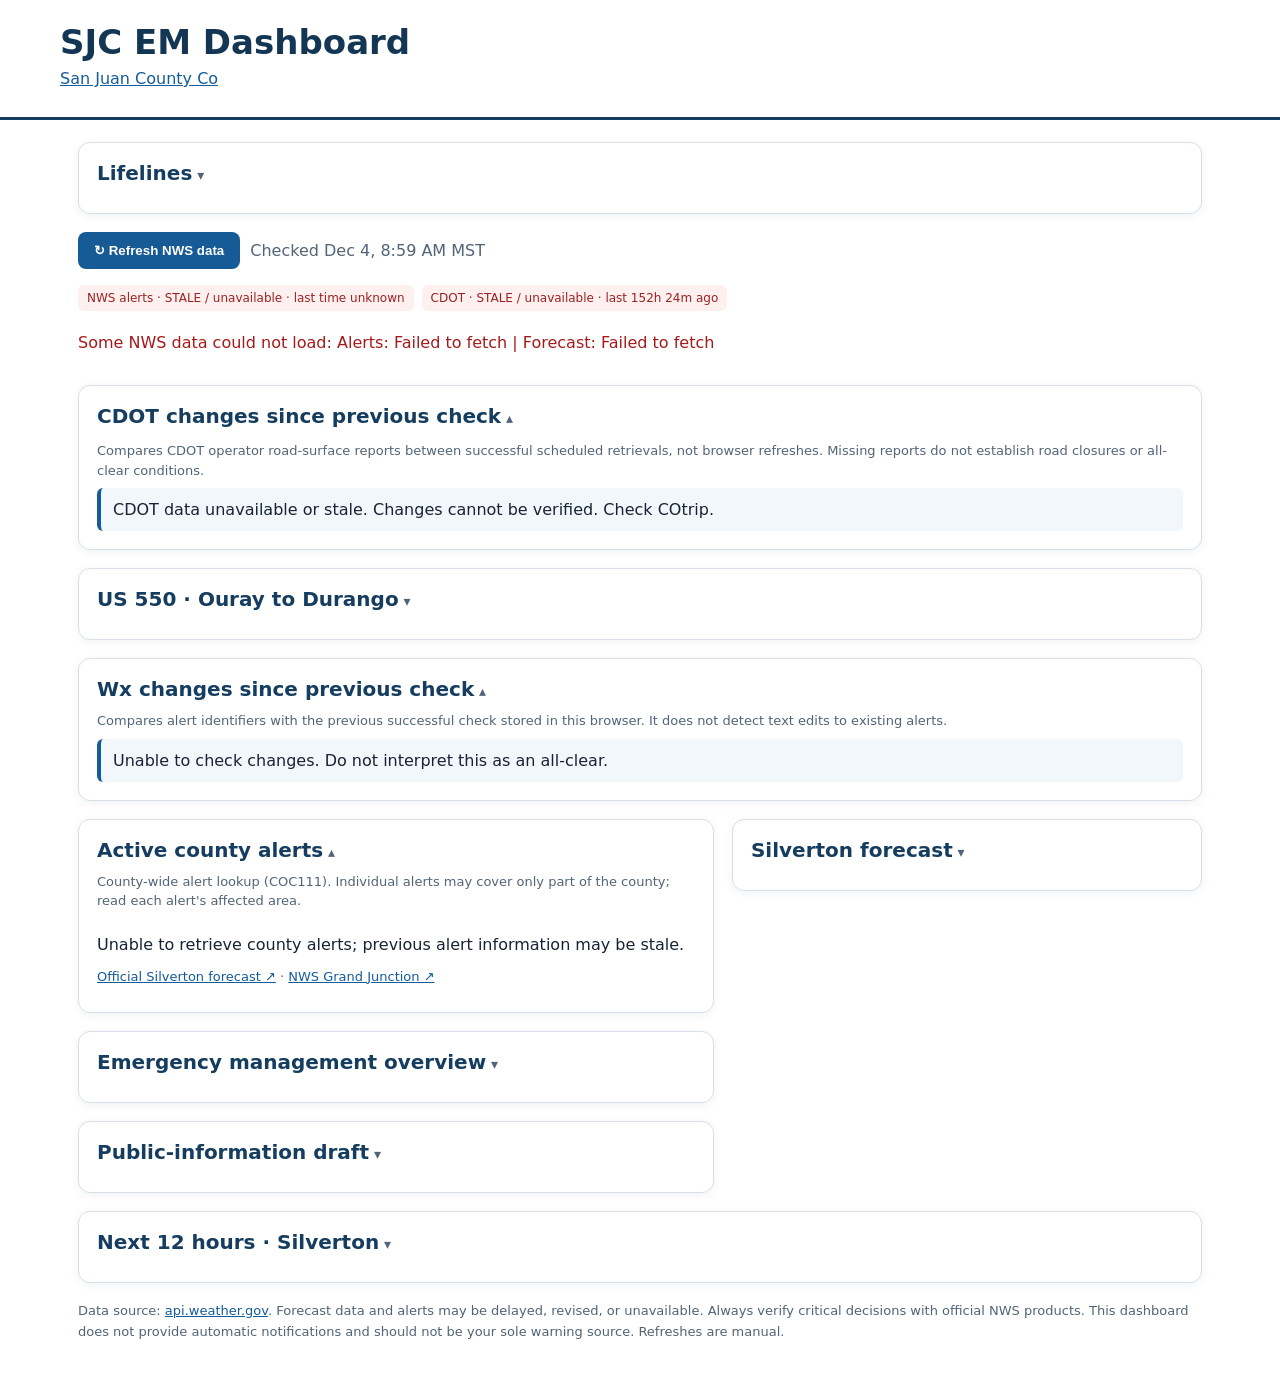
<file: dashboard-before-lifelines-assessments.html>
<!doctype html><html lang="en"><head><meta charset="utf-8"><meta name="viewport" content="width=device-width,initial-scale=1"><title>SJC EM Dashboard</title><style>
:root{font-family:system-ui,-apple-system,Segoe UI,sans-serif;color:#172334;background:#fff}
*{box-sizing:border-box}body{margin:0;background:#fff}header{background:#fff;border-bottom:3px solid #183b60;padding:22px max(18px,calc((100vw - 1160px)/2))}
h1{margin:0;font-size:clamp(24px,4vw,34px);color:#143655}header p{margin:7px 0;color:#536477}
.wrap{max-width:1160px;margin:auto;padding:22px 18px 55px}.bar{display:flex;flex-wrap:wrap;gap:10px;align-items:center;margin-bottom:16px}
button{border:0;border-radius:8px;background:#165b95;color:#fff;font-weight:700;padding:11px 16px;cursor:pointer}button:disabled{opacity:.6;cursor:wait}
.muted,.meta{color:#526477}.meta{font-size:13px;line-height:1.5}.grid{display:grid;grid-template-columns:1.15fr .85fr;gap:18px}
@media(max-width:760px){.grid{grid-template-columns:1fr}}section{background:#fff;border:1px solid #d7e0e8;border-radius:12px;padding:18px;margin-bottom:18px;box-shadow:0 2px 9px #142f4510}
h2{margin:0 0 12px;font-size:20px;color:#153d60}.alert{border-left:5px solid #e8a923;background:#fff9e9;border-radius:7px;padding:13px;margin:12px 0}
.alert.warning{border-left-color:#c72c2c;background:#fff0f0}.alert.watch{border-left-color:#c68c00}.alert h3{margin:0 0 7px}.alert p{margin:7px 0;white-space:pre-wrap}
a{color:#145b9b}.forecast{border-top:1px solid #dce4eb;padding:12px 0}.forecast:first-of-type{border-top:0}.forecast strong{display:block}.forecast small{color:#526477}.forecast p{margin:5px 0}
.hours{display:flex;gap:10px;overflow:auto}.hour{flex:0 0 138px;background:#f0f5fa;border:1px solid #dbe5ef;border-radius:9px;padding:12px}.hour strong{display:block;margin:8px 0;font-size:22px}
.status{padding:8px 0 15px}.error{color:#a61919}.pill{display:inline-block;background:#e7f0f8;border-radius:20px;padding:4px 9px;font-size:12px;margin:4px 4px 0 0}
textarea{width:100%;height:230px;background:#fff;color:#172334;border:1px solid #b9c9d6;border-radius:8px;padding:12px;line-height:1.5;resize:vertical}
footer{color:#526477;font-size:13px;line-height:1.6}.count{font-size:30px;font-weight:800}.cards{display:grid;grid-template-columns:repeat(5,minmax(0,1fr));gap:10px;margin-bottom:18px}
@media(max-width:900px){.cards{grid-template-columns:repeat(2,minmax(0,1fr))}}.tile{border:1px solid #d7e0e8;border-radius:10px;padding:13px;background:#f8fafc}
.tile strong{display:block;margin-bottom:5px;font-size:14px}.tile .count{color:#143d60}.tile small{color:#526477}.tile.active{border-color:#c57923;background:#fff8e9}
.changes{background:#f2f7fb;border-left:4px solid #165b95;padding:12px;border-radius:6px;white-space:pre-wrap}
.filters{display:flex;flex-wrap:wrap;gap:8px;margin:12px 0}.filters button{background:#eef3f7;color:#25425b;border:1px solid #cbd9e4;padding:7px 11px;font-size:13px}.filters button.selected{background:#165b95;color:white}
.note{font-size:13px;color:#536477}

.cdot-segment{border-top:1px solid #dce4eb;padding:12px 0}.cdot-segment h3{margin:0 0 5px;font-size:16px}.cdot-segment p{margin:5px 0}.cdot-status{border-left:4px solid #165b95;background:#f1f7fb;padding:10px}.cdot-status.bad{border-color:#b32121;background:#fff1f1}
 .freshness{display:flex;flex-wrap:wrap;gap:8px;margin:0 0 14px}.freshness span{font-size:12px;background:#eef3f7;border-radius:6px;padding:6px 9px;color:#25425b}.freshness .stale{background:#fff0f0;color:#9c2222}.compact-toggle{font:inherit;color:#153d60;cursor:pointer;font-weight:700;font-size:20px;list-style:none}.compact-toggle::-webkit-details-marker{display:none}.compact-toggle:after{content:' ▾';font-size:14px;color:#526477}.compact-details[open]>.compact-toggle:after{content:' ▴'}.compact-details>.compact-toggle{margin-bottom:10px}.compact-details .meta{margin-bottom:8px}  .lifelines-row{margin:0;padding:8px 0;text-align:center}.lifelines-row img{display:block;width:100%;max-width:700px;height:auto;margin:0 auto;object-fit:contain}.lifelines-row figcaption{font-size:12px;color:#526477;margin-top:5px} </style></head><body><header><h1>SJC EM Dashboard</h1><p><a href="https://sanjuancounty.colorado.gov/OEM" target="_blank" rel="noopener noreferrer">San Juan County Co</a></p></header><main class="wrap"><section aria-label="Lifelines"><h2>Lifelines</h2><figure class="lifelines-row"><img src="./lifelines-blue-row.png" alt="Eight FEMA community lifelines: Safety and Security; Food, Hydration, Shelter; Health and Medical; Water Systems; Energy; Communications; Transportation; Hazardous Materials" loading="eager"><figcaption>FEMA Community Lifelines · Reference icons only — no operational status indicated</figcaption></figure></section><div class="bar"><button id="refresh">↻ Refresh NWS data</button><span class="muted" id="updated">Not loaded yet</span></div><div class="freshness" aria-label="Data freshness"><span id="nws-freshness">NWS · Not checked</span><span id="cdot-freshness">CDOT · Loading</span></div><div class="status" id="status" role="status">Loading official NWS data…</div><div class="cards" id="categoryCards" aria-label="Weather hazard categories"></div>
<section id="cdot-changes-section"><h2>CDOT changes since previous check</h2><p class="meta">Compares CDOT operator road-surface reports between successful scheduled retrievals, not browser refreshes. Missing reports do not establish road closures or all-clear conditions.</p><div id="cdot-change-status" class="changes">Loading CDOT change history…</div><div id="cdot-change-list"></div></section><section id="cdot-section"><h2>US 550 · Ouray to Durango</h2><p class="meta">CDOT road surface reports and forecasts. This feed does <strong>not</strong> confirm whether the highway is open or closed. Approximate geographic filter; unlisted sections have unknown conditions. <a href="https://www.cotrip.org/" target="_blank" rel="noopener">Verify with COtrip</a>.</p><div id="cdot-status" class="cdot-status bad" role="status">CDOT data loading…</div><div id="cdot-segments"></div><p class="meta">Feed retrieval scheduled approximately every 30 minutes. Operator observations may be older than retrieval. Always verify current conditions before travel.</p></section><section><h2>Wx changes since previous check</h2><div class="meta">Compares alert identifiers with the previous successful check stored in this browser. It does not detect text edits to existing alerts.</div><div id="changes" class="changes">Waiting for first successful check.</div></section>
<div class="grid"><div><section><h2>Active county alerts</h2><div class="meta">County-wide alert lookup (COC111). Individual alerts may cover only part of the county; read each alert's affected area.</div><div class="filters" id="filters"></div><div id="alerts">Loading…</div><p class="meta"><a href="https://forecast.weather.gov/MapClick.php?lat=37.811&lon=-107.665" target="_blank" rel="noopener">Official Silverton forecast ↗</a> · <a href="https://www.weather.gov/gjt/" target="_blank" rel="noopener">NWS Grand Junction ↗</a></p></section><section><h2>Emergency management overview</h2><div id="overview" class="meta">Loading…</div></section><section><h2>Public-information draft</h2><p class="meta">Generated from available NWS alert text. Review before posting; not an automatic public warning.</p><textarea id="summary" readonly></textarea><p><button id="copy">Copy summary</button></p></section></div><div><section><h2>Silverton forecast</h2><div class="meta">Representative point forecast, not a county-wide mountain forecast.</div><div id="forecast">Loading…</div></section></div></div><section><h2>Next 12 hours · Silverton</h2><div id="hourly" class="hours">Loading…</div></section><footer>Data source: <a href="https://api.weather.gov/" target="_blank" rel="noopener">api.weather.gov</a>. Forecast data and alerts may be delayed, revised, or unavailable. Always verify critical decisions with official NWS products. This dashboard does not provide automatic notifications and should not be your sole warning source. Refreshes are manual.</footer></main><script>
const BASE='https://api.weather.gov', LAT=37.811, LON=-107.665, COUNTY='COC111';
const $=id=>document.getElementById(id);
const esc=s=>String(s??'').replace(/[&<>"']/g,c=>({'&':'&amp;','<':'&lt;','>':'&gt;','"':'&quot;','\'':'&#39;'}[c]));
const fmt=d=>d?new Date(d).toLocaleString('en-US',{timeZone:'America/Denver',month:'short',day:'numeric',hour:'numeric',minute:'2-digit',timeZoneName:'short'}):'Not specified';
const categories=['Severe weather','Flooding','Winter storms','Fire weather','Other'];
let active=[],filter='All',lastSuccess=null;
const classify=a=>{
 const s=(a.event||'').toLowerCase();
 if(/flood|flash flood|hydrologic/.test(s))return 'Flooding';
 if(/fire weather|red flag|extreme fire|fire danger/.test(s))return 'Fire weather';
 if(/winter|snow|blizzard|ice storm|freezing rain|avalanche|wind chill|cold weather|freeze|frost/.test(s))return 'Winter storms';
 if(/thunderstorm|tornado|severe weather|high wind|wind advisory|dust storm|hail/.test(s))return 'Severe weather';
 return 'Other';
};
async function get(url){const r=await fetch(url,{headers:{Accept:'application/geo+json'}});if(!r.ok)throw Error('NWS API '+r.status+' ('+new URL(url).pathname+')');return r.json()}
function drawCategories(){
 $('categoryCards').innerHTML=categories.map(c=>{const n=active.filter(a=>classify(a)===c).length;return `<div class="tile ${n?'active':''}"><strong>${esc(c)}</strong><div class="count">${n}</div><small>${n?'Active alert'+(n===1?'':'s'):'No active alerts returned'}</small></div>`}).join('');
 $('overview').innerHTML=categories.map(c=>`<p><strong>${esc(c)}:</strong> ${active.filter(a=>classify(a)===c).length} active NWS alert(s) returned.</p>`).join('')+
 '<p><strong>Operational note:</strong> Alert coverage can be limited to portions of the county. Fire restrictions and wildfire smoke advisories may come from agencies outside this NWS feed and are not comprehensively monitored here.</p>';
}
function drawFilters(){
 $('filters').innerHTML=['All',...categories].map(c=>`<button type="button" data-category="${esc(c)}" class="${filter===c?'selected':''}">${esc(c)}</button>`).join('');
 $('filters').querySelectorAll('button').forEach(b=>b.addEventListener('click',()=>{filter=b.dataset.category;drawFilters();drawAlerts()}));
}
function drawAlerts(){
 const arr=active.filter(a=>filter==='All'||classify(a)===filter);
 $('alerts').innerHTML=arr.length?arr.map(a=>`<article class="alert ${/warning/i.test(a.event)?'warning':/watch/i.test(a.event)?'watch':''}"><h3>${esc(a.event)}</h3><div class="meta">${esc(classify(a))} · ${esc(a.severity||'Unspecified')} severity · Expires ${esc(fmt(a.expires||a.ends))}</div><p><strong>${esc(a.headline||'')}</strong></p><p>${esc((a.description||'').slice(0,1600))}</p><p class="meta">Affected: ${esc(a.areaDesc||'Not listed')}</p>${a.instruction?`<p><strong>Instructions:</strong> ${esc(a.instruction.slice(0,1100))}</p>`:''}${/^https:\/\//.test(a.id)?`<a href="${esc(a.id)}" target="_blank" rel="noopener">View official alert ↗</a>`:''}</article>`).join(''):'<p>No active alerts returned for this selection. This is not an all-clear.</p>';
}
function compareChanges(){
 const current=active.map(a=>a.identifier||a.id).filter(Boolean);
 let prev=null;
 try{prev=JSON.parse(localStorage.getItem('sjc_nws_previous_alerts')||'null')}catch(e){}
 if(prev&&Array.isArray(prev.ids)){
  const added=active.filter(a=>!prev.ids.includes(a.identifier||a.id));
  const removed=prev.ids.filter(id=>!current.includes(id));
  $('changes').textContent=`Since ${fmt(prev.checked)}:\n${added.length?added.map(a=>'NEW: '+a.event+' — '+(a.areaDesc||'area unspecified')).join('\n'):'No newly identified alerts.'}\n${removed.length?removed.length+' previously seen alert(s) no longer active.':'No previously seen alerts removed.'}`;
 }else $('changes').textContent='First successful check in this browser. Future refreshes will show newly issued and no-longer-active alerts.';
 try{localStorage.setItem('sjc_nws_previous_alerts',JSON.stringify({ids:current,checked:new Date().toISOString()}))}catch(e){$('changes').textContent+='\nNote: Browser storage is unavailable; changes may not persist.'}
}
function drawSummary(){
 const lines=['SAN JUAN COUNTY WEATHER UPDATE','NWS alert check: '+fmt(new Date().toISOString()),''];
 if(active.length){for(const a of active){lines.push('• '+a.event.toUpperCase()+' ('+classify(a)+')'+(a.expires?' — expires '+fmt(a.expires):''));lines.push('Affected area: '+(a.areaDesc||'See official alert'));if(a.headline)lines.push(a.headline);if(a.instruction)lines.push('NWS instructions: '+a.instruction.trim().replace(/\s+/g,' ').slice(0,350));lines.push('');}}
 else lines.push('No active NWS alerts returned for San Juan County at the time of this check.');
 lines.push('Source: National Weather Service. Verify current conditions and alert details at weather.gov before distribution.');
 $('summary').value=lines.join('\n');
}
function renderForecast(p){$('forecast').innerHTML=(p||[]).slice(0,6).map(x=>`<div class="forecast"><strong>${esc(x.name)} · ${esc(x.temperature)}°${esc(x.temperatureUnit)}</strong><small>Wind: ${esc(x.windSpeed)} ${esc(x.windDirection)}</small><p>${esc(x.shortForecast)}</p></div>`).join('')||'Forecast unavailable.'}
function renderHourly(p){$('hourly').innerHTML=(p||[]).slice(0,12).map(x=>`<div class="hour"><div>${esc(new Date(x.startTime).toLocaleString('en-US',{timeZone:'America/Denver',hour:'numeric'}))}</div><strong>${esc(x.temperature)}°${esc(x.temperatureUnit)}</strong><div>${esc(x.shortForecast)}</div><p class="meta">Wind ${esc(x.windSpeed)}</p>${x.probabilityOfPrecipitation?.value!=null?`<span class="pill">Precip. ${esc(x.probabilityOfPrecipitation.value)}%</span>`:''}</div>`).join('')||'Hourly forecast unavailable.'}
async function load(){
 const btn=$('refresh');btn.disabled=true;$('status').textContent='Updating alerts and forecasts…';const errors=[];
 await Promise.all([
  (async()=>{try{
   const d=await get(BASE+'/alerts/active?zone='+COUNTY);
   active=(d.features||[]).map(x=>({id:x.id,...x.properties})).sort((a,b)=>(['Extreme','Severe','Moderate','Minor','Unknown'].indexOf(a.severity)+5)%5-( ['Extreme','Severe','Moderate','Minor','Unknown'].indexOf(b.severity)+5)%5);
   drawCategories();drawFilters();drawAlerts();drawSummary();compareChanges();lastSuccess=new Date();
  }catch(e){errors.push('Alerts: '+e.message);$('alerts').textContent='Unable to retrieve county alerts; previous alert information may be stale.';$('changes').textContent='Unable to check changes. Do not interpret this as an all-clear.';$('overview').textContent='Alert retrieval failed.';$('categoryCards').innerHTML='';$('summary').value='NWS ALERT RETRIEVAL FAILED. Verify directly with NWS before issuing a public update.'}})(),
  (async()=>{try{
   const pt=await get(BASE+'/points/'+LAT+','+LON);
   const r=await Promise.allSettled([pt.properties.forecast,pt.properties.forecastHourly].map(get));
   if(r[0].status==='fulfilled')renderForecast(r[0].value.properties.periods);else throw r[0].reason;
   if(r[1].status==='fulfilled')renderHourly(r[1].value.properties.periods);else{errors.push('Hourly: '+r[1].reason.message);$('hourly').textContent='Hourly forecast unavailable.'}
  }catch(e){errors.push('Forecast: '+e.message);$('forecast').textContent='Forecast unavailable.';$('hourly').textContent='Hourly forecast unavailable.'}})()
 ]);
 $('updated').textContent='Checked '+fmt(new Date());$('status').textContent=errors.length?'Some NWS data could not load: '+errors.join(' | '):'NWS data loaded successfully';$('status').className='status '+(errors.length?'error':'');btn.disabled=false;updateFreshness('nws-freshness','NWS alerts',lastSuccess?.toISOString(),60,!!lastSuccess);
}
$('refresh').addEventListener('click',load);
$('copy').addEventListener('click',async()=>{try{await navigator.clipboard.writeText($('summary').value);$('copy').textContent='Copied';setTimeout(()=>$('copy').textContent='Copy summary',1500)}catch(e){$('summary').focus();$('summary').select();document.execCommand('copy')}});
load();

async function loadCdotPreview(){
 const state=document.getElementById('cdot-status'), list=document.getElementById('cdot-segments');
 try{
  const r=await fetch('./data/cdot_us550.json?ts='+Date.now(),{cache:'no-store'});
  if(!r.ok)throw Error('CDOT data unavailable (HTTP '+r.status+')');
  const data=await r.json();list.replaceChildren();
  const age=data.lastSuccessAt?Date.now()-Date.parse(data.lastSuccessAt):Infinity;
  const fresh=data.status==='ok'&&Number.isFinite(age)&&age>=0&&age<=3600000;
  state.className='cdot-status'+(fresh?'':' bad');
  state.textContent=(fresh?'CDOT feed retrieved':'DATA UNAVAILABLE / STALE — verify with COtrip')+' · Last successful retrieval: '+(data.lastSuccessAt?new Date(data.lastSuccessAt).toLocaleString():'never')+(data.status==='error'?' · Retrieval failed':'');
  for(const seg of data.segments||[]){
   const card=document.createElement('article');card.className='cdot-segment';
   const title=document.createElement('h3');title.textContent=seg.nameId||seg.name||'US 550 segment';card.append(title);
   const info=document.createElement('p');info.className='meta';info.textContent=(seg.name||'')+' · MP '+[seg.primaryMP,seg.secondaryMP].map(v=>v==null?'?':Number(v).toFixed(2)).join('–');card.append(info);
   const conditions=seg.currentConditions||[];
   if(!conditions.length){const p=document.createElement('p');p.textContent='No condition entries; status unknown.';card.append(p)}
   for(const c of conditions){
    const p=document.createElement('p');p.textContent=(c.sourceType==='NDFD'?'Forecast':c.sourceType==='OPERATOR'?'Operator report':c.sourceType||'Report')+': '+(c.conditionDescription||'Not specified')+(c.additionalData?' — '+c.additionalData:'');card.append(p);
    const stamp=c.confirmationTime||c.updateTime;
    const time=document.createElement('p');time.className='meta';time.textContent='Report timestamp: '+(stamp?new Date(Number(stamp)).toLocaleString():'not provided')+(c.endTime&&Number(c.endTime)<Date.now()?' · EXPIRED':'');card.append(time);
   }
   list.append(card);
  }
  if(!(data.segments||[]).length){const p=document.createElement('p');p.textContent='No matching US 550 corridor records; status unknown.';list.append(p)}
 }catch(e){state.className='cdot-status bad';state.textContent='DATA UNAVAILABLE — '+e.message+'. Verify with COtrip.';list.replaceChildren()}
}
loadCdotPreview();

async function loadCdotChanges(){
 const state=document.getElementById('cdot-change-status'),list=document.getElementById('cdot-change-list');
 if(!state)return;
 try{
  const r=await fetch('./data/cdot_us550.json?ts='+Date.now(),{cache:'no-store'});
  if(!r.ok)throw Error('HTTP '+r.status);
  const d=await r.json(),tracking=d.changeTracking;
  const age=d.lastSuccessAt?Date.now()-Date.parse(d.lastSuccessAt):Infinity;
  if(d.status!=='ok'||!Number.isFinite(age)||age<0||age>3600000){state.textContent='CDOT data unavailable or stale. Changes cannot be verified. Check COtrip.';return}
  if(!tracking||!tracking.initialized){state.textContent='Change tracking is initializing. A second successful scheduled CDOT retrieval is needed before comparisons are available.';return}
  const changes=tracking.changes||[];
  state.textContent=changes.length?changes.length+' operator-report change(s) detected since previous successful CDOT retrieval.':'No changes detected in available operator reports since previous successful CDOT retrieval. This is NOT an all-clear.';
  const p=document.createElement('p');p.className='meta';p.textContent='Comparison checked: '+new Date(tracking.checkedAt||d.checkedAt).toLocaleString();list.replaceChildren(p);
  for(const c of changes){const item=document.createElement('div');item.className='cdot-segment';const title=document.createElement('strong');title.textContent=c.segment||'US 550';const detail=document.createElement('p');detail.textContent=c.detail||'Report changed';item.append(title,detail);list.append(item)}
 }catch(e){state.textContent='CDOT change information unavailable ('+e.message+'). Check COtrip.'}
}
loadCdotChanges();

function ageLabel(date){const n=Date.parse(date||'');if(!Number.isFinite(n))return 'time unknown';const m=Math.floor((Date.now()-n)/60000);if(m<0)return 'clock mismatch';return m<1?'just now':m<60?m+'m ago':Math.floor(m/60)+'h '+m%60+'m ago'}
function updateFreshness(id,prefix,date,limitMinutes,ok){const el=document.getElementById(id);if(!el)return;const elapsed=Date.now()-Date.parse(date||'');const fresh=ok&&Number.isFinite(elapsed)&&elapsed>=0&&elapsed<=limitMinutes*60000;el.textContent=prefix+' · '+(fresh?'Updated ':'STALE / unavailable · last ')+ageLabel(date);el.classList.toggle('stale',!fresh);el.title=date?'Last successful retrieval: '+new Date(date).toLocaleString():'No successful retrieval time available'}
function makeCompact(section,defaultOpen){if(!section||section.querySelector('.compact-details'))return;const heading=section.querySelector(':scope > h2');if(!heading)return;const details=document.createElement('details');details.className='compact-details';details.open=defaultOpen;const summary=document.createElement('summary');summary.className='compact-toggle';summary.textContent=heading.textContent.trim();details.append(summary);heading.remove();while(section.firstChild)details.append(section.firstChild);section.append(details)}
// All dashboard section headers can expand or collapse; existing details stay interactive.
document.querySelectorAll('main section').forEach(section=>{
 const title=section.querySelector(':scope > h2');
 if(title)makeCompact(section,/^(CDOT changes since previous check|Wx changes since previous check|Active county alerts)$/.test(title.textContent.trim()));
});
const originalCdot=loadCdotPreview;
loadCdotPreview=async function(){await originalCdot();try{const r=await fetch('./data/cdot_us550.json?freshness='+Date.now(),{cache:'no-store'});if(!r.ok)throw Error('unavailable');const d=await r.json();updateFreshness('cdot-freshness','CDOT',d.lastSuccessAt,60,d.status==='ok')}catch(e){updateFreshness('cdot-freshness','CDOT',null,60,false)}};
loadCdotPreview();
setInterval(()=>{if(lastSuccess)updateFreshness('nws-freshness','NWS alerts',lastSuccess.toISOString(),60,true)},60000);
</script></body></html>
</file>
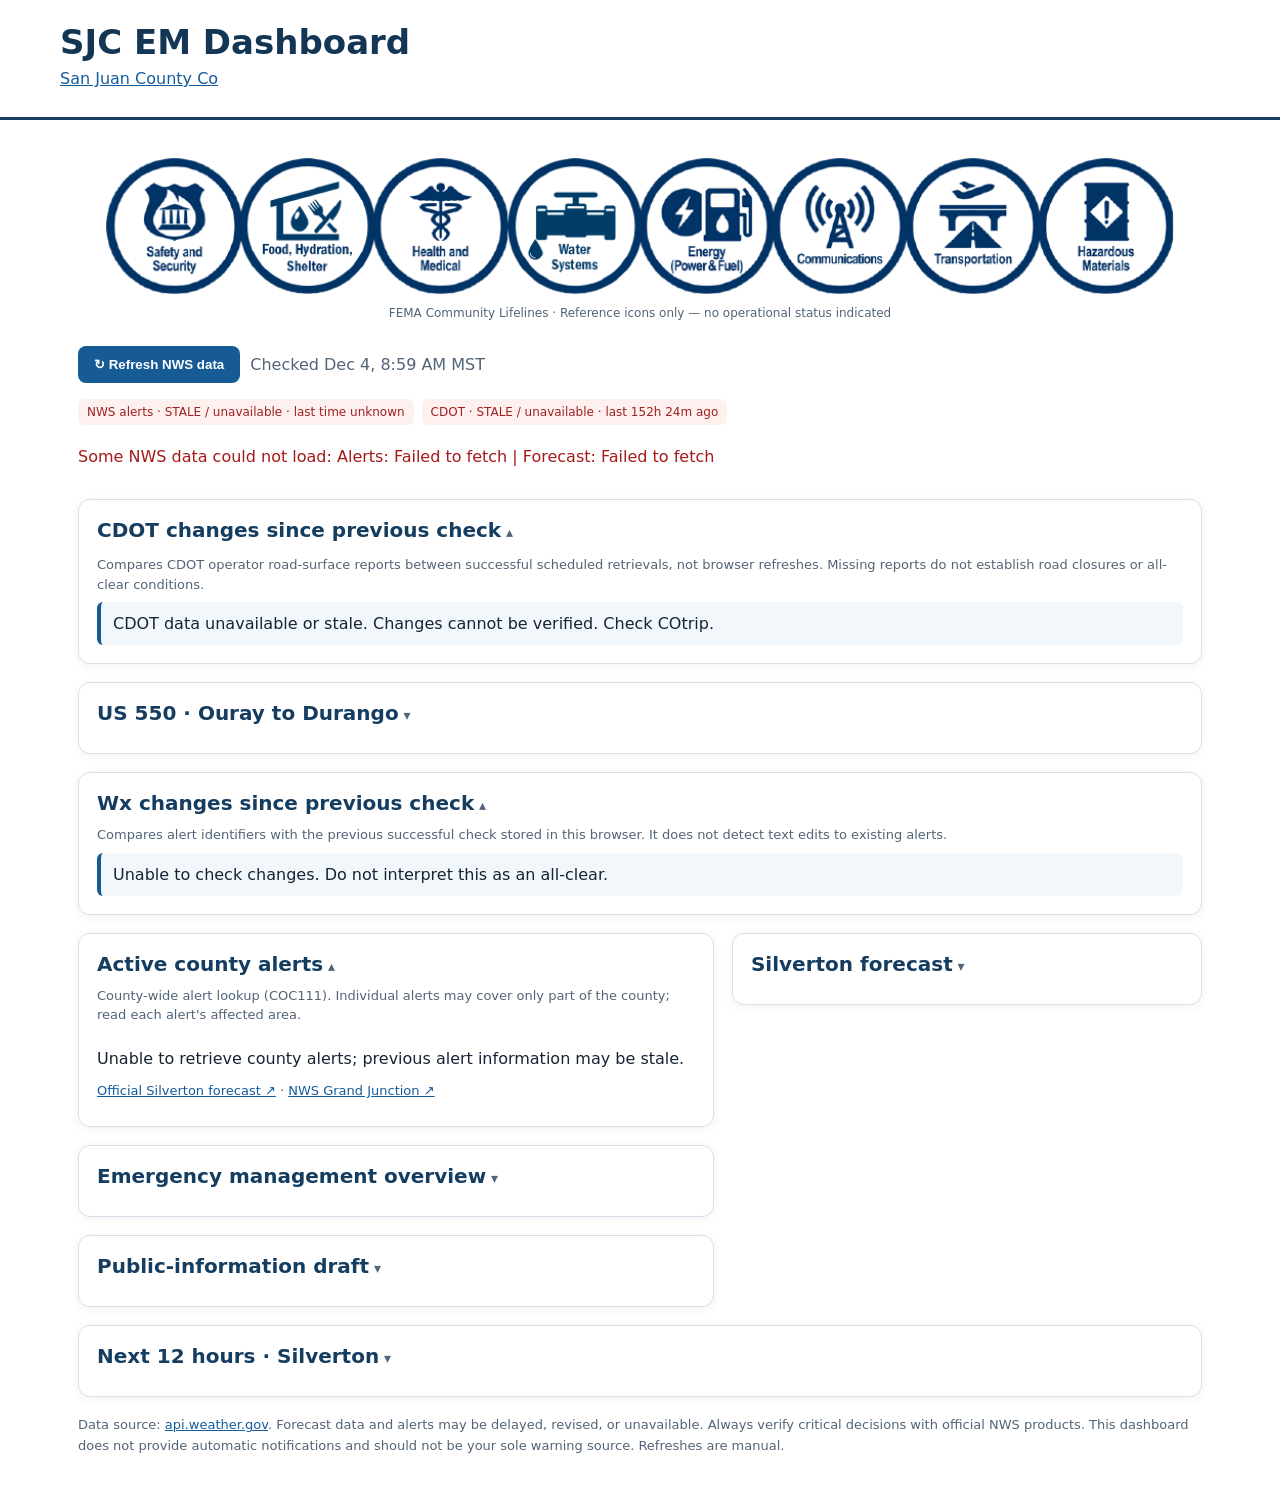
<file: dashboard-before-lifelines-scale.html>
<!doctype html><html lang="en"><head><meta charset="utf-8"><meta name="viewport" content="width=device-width,initial-scale=1"><title>SJC EM Dashboard</title><style>
:root{font-family:system-ui,-apple-system,Segoe UI,sans-serif;color:#172334;background:#fff}
*{box-sizing:border-box}body{margin:0;background:#fff}header{background:#fff;border-bottom:3px solid #183b60;padding:22px max(18px,calc((100vw - 1160px)/2))}
h1{margin:0;font-size:clamp(24px,4vw,34px);color:#143655}header p{margin:7px 0;color:#536477}
.wrap{max-width:1160px;margin:auto;padding:22px 18px 55px}.bar{display:flex;flex-wrap:wrap;gap:10px;align-items:center;margin-bottom:16px}
button{border:0;border-radius:8px;background:#165b95;color:#fff;font-weight:700;padding:11px 16px;cursor:pointer}button:disabled{opacity:.6;cursor:wait}
.muted,.meta{color:#526477}.meta{font-size:13px;line-height:1.5}.grid{display:grid;grid-template-columns:1.15fr .85fr;gap:18px}
@media(max-width:760px){.grid{grid-template-columns:1fr}}section{background:#fff;border:1px solid #d7e0e8;border-radius:12px;padding:18px;margin-bottom:18px;box-shadow:0 2px 9px #142f4510}
h2{margin:0 0 12px;font-size:20px;color:#153d60}.alert{border-left:5px solid #e8a923;background:#fff9e9;border-radius:7px;padding:13px;margin:12px 0}
.alert.warning{border-left-color:#c72c2c;background:#fff0f0}.alert.watch{border-left-color:#c68c00}.alert h3{margin:0 0 7px}.alert p{margin:7px 0;white-space:pre-wrap}
a{color:#145b9b}.forecast{border-top:1px solid #dce4eb;padding:12px 0}.forecast:first-of-type{border-top:0}.forecast strong{display:block}.forecast small{color:#526477}.forecast p{margin:5px 0}
.hours{display:flex;gap:10px;overflow:auto}.hour{flex:0 0 138px;background:#f0f5fa;border:1px solid #dbe5ef;border-radius:9px;padding:12px}.hour strong{display:block;margin:8px 0;font-size:22px}
.status{padding:8px 0 15px}.error{color:#a61919}.pill{display:inline-block;background:#e7f0f8;border-radius:20px;padding:4px 9px;font-size:12px;margin:4px 4px 0 0}
textarea{width:100%;height:230px;background:#fff;color:#172334;border:1px solid #b9c9d6;border-radius:8px;padding:12px;line-height:1.5;resize:vertical}
footer{color:#526477;font-size:13px;line-height:1.6}.count{font-size:30px;font-weight:800}.cards{display:grid;grid-template-columns:repeat(5,minmax(0,1fr));gap:10px;margin-bottom:18px}
@media(max-width:900px){.cards{grid-template-columns:repeat(2,minmax(0,1fr))}}.tile{border:1px solid #d7e0e8;border-radius:10px;padding:13px;background:#f8fafc}
.tile strong{display:block;margin-bottom:5px;font-size:14px}.tile .count{color:#143d60}.tile small{color:#526477}.tile.active{border-color:#c57923;background:#fff8e9}
.changes{background:#f2f7fb;border-left:4px solid #165b95;padding:12px;border-radius:6px;white-space:pre-wrap}
.filters{display:flex;flex-wrap:wrap;gap:8px;margin:12px 0}.filters button{background:#eef3f7;color:#25425b;border:1px solid #cbd9e4;padding:7px 11px;font-size:13px}.filters button.selected{background:#165b95;color:white}
.note{font-size:13px;color:#536477}

.cdot-segment{border-top:1px solid #dce4eb;padding:12px 0}.cdot-segment h3{margin:0 0 5px;font-size:16px}.cdot-segment p{margin:5px 0}.cdot-status{border-left:4px solid #165b95;background:#f1f7fb;padding:10px}.cdot-status.bad{border-color:#b32121;background:#fff1f1}
 .freshness{display:flex;flex-wrap:wrap;gap:8px;margin:0 0 14px}.freshness span{font-size:12px;background:#eef3f7;border-radius:6px;padding:6px 9px;color:#25425b}.freshness .stale{background:#fff0f0;color:#9c2222}.compact-toggle{font:inherit;color:#153d60;cursor:pointer;font-weight:700;font-size:20px;list-style:none}.compact-toggle::-webkit-details-marker{display:none}.compact-toggle:after{content:' ▾';font-size:14px;color:#526477}.compact-details[open]>.compact-toggle:after{content:' ▴'}.compact-details>.compact-toggle{margin-bottom:10px}.compact-details .meta{margin-bottom:8px}  .lifelines-row{margin:0 0 16px;padding:10px 12px;text-align:center}.lifelines-row img{display:block;width:100%;height:auto;max-width:1080px;margin:auto;object-fit:contain}.lifelines-row figcaption{font-size:12px;color:#526477;margin-top:5px} </style></head><body><header><h1>SJC EM Dashboard</h1><p><a href="https://sanjuancounty.colorado.gov/OEM" target="_blank" rel="noopener noreferrer">San Juan County Co</a></p></header><main class="wrap"><figure class="lifelines-row"><img src="./lifelines-blue-row.png" alt="Eight FEMA community lifelines: Safety and Security; Food, Hydration, Shelter; Health and Medical; Water Systems; Energy; Communications; Transportation; Hazardous Materials" loading="eager"><figcaption>FEMA Community Lifelines · Reference icons only — no operational status indicated</figcaption></figure><div class="bar"><button id="refresh">↻ Refresh NWS data</button><span class="muted" id="updated">Not loaded yet</span></div><div class="freshness" aria-label="Data freshness"><span id="nws-freshness">NWS · Not checked</span><span id="cdot-freshness">CDOT · Loading</span></div><div class="status" id="status" role="status">Loading official NWS data…</div><div class="cards" id="categoryCards" aria-label="Weather hazard categories"></div>
<section id="cdot-changes-section"><h2>CDOT changes since previous check</h2><p class="meta">Compares CDOT operator road-surface reports between successful scheduled retrievals, not browser refreshes. Missing reports do not establish road closures or all-clear conditions.</p><div id="cdot-change-status" class="changes">Loading CDOT change history…</div><div id="cdot-change-list"></div></section><section id="cdot-section"><h2>US 550 · Ouray to Durango</h2><p class="meta">CDOT road surface reports and forecasts. This feed does <strong>not</strong> confirm whether the highway is open or closed. Approximate geographic filter; unlisted sections have unknown conditions. <a href="https://www.cotrip.org/" target="_blank" rel="noopener">Verify with COtrip</a>.</p><div id="cdot-status" class="cdot-status bad" role="status">CDOT data loading…</div><div id="cdot-segments"></div><p class="meta">Feed retrieval scheduled approximately every 30 minutes. Operator observations may be older than retrieval. Always verify current conditions before travel.</p></section><section><h2>Wx changes since previous check</h2><div class="meta">Compares alert identifiers with the previous successful check stored in this browser. It does not detect text edits to existing alerts.</div><div id="changes" class="changes">Waiting for first successful check.</div></section>
<div class="grid"><div><section><h2>Active county alerts</h2><div class="meta">County-wide alert lookup (COC111). Individual alerts may cover only part of the county; read each alert's affected area.</div><div class="filters" id="filters"></div><div id="alerts">Loading…</div><p class="meta"><a href="https://forecast.weather.gov/MapClick.php?lat=37.811&lon=-107.665" target="_blank" rel="noopener">Official Silverton forecast ↗</a> · <a href="https://www.weather.gov/gjt/" target="_blank" rel="noopener">NWS Grand Junction ↗</a></p></section><section><h2>Emergency management overview</h2><div id="overview" class="meta">Loading…</div></section><section><h2>Public-information draft</h2><p class="meta">Generated from available NWS alert text. Review before posting; not an automatic public warning.</p><textarea id="summary" readonly></textarea><p><button id="copy">Copy summary</button></p></section></div><div><section><h2>Silverton forecast</h2><div class="meta">Representative point forecast, not a county-wide mountain forecast.</div><div id="forecast">Loading…</div></section></div></div><section><h2>Next 12 hours · Silverton</h2><div id="hourly" class="hours">Loading…</div></section><footer>Data source: <a href="https://api.weather.gov/" target="_blank" rel="noopener">api.weather.gov</a>. Forecast data and alerts may be delayed, revised, or unavailable. Always verify critical decisions with official NWS products. This dashboard does not provide automatic notifications and should not be your sole warning source. Refreshes are manual.</footer></main><script>
const BASE='https://api.weather.gov', LAT=37.811, LON=-107.665, COUNTY='COC111';
const $=id=>document.getElementById(id);
const esc=s=>String(s??'').replace(/[&<>"']/g,c=>({'&':'&amp;','<':'&lt;','>':'&gt;','"':'&quot;','\'':'&#39;'}[c]));
const fmt=d=>d?new Date(d).toLocaleString('en-US',{timeZone:'America/Denver',month:'short',day:'numeric',hour:'numeric',minute:'2-digit',timeZoneName:'short'}):'Not specified';
const categories=['Severe weather','Flooding','Winter storms','Fire weather','Other'];
let active=[],filter='All',lastSuccess=null;
const classify=a=>{
 const s=(a.event||'').toLowerCase();
 if(/flood|flash flood|hydrologic/.test(s))return 'Flooding';
 if(/fire weather|red flag|extreme fire|fire danger/.test(s))return 'Fire weather';
 if(/winter|snow|blizzard|ice storm|freezing rain|avalanche|wind chill|cold weather|freeze|frost/.test(s))return 'Winter storms';
 if(/thunderstorm|tornado|severe weather|high wind|wind advisory|dust storm|hail/.test(s))return 'Severe weather';
 return 'Other';
};
async function get(url){const r=await fetch(url,{headers:{Accept:'application/geo+json'}});if(!r.ok)throw Error('NWS API '+r.status+' ('+new URL(url).pathname+')');return r.json()}
function drawCategories(){
 $('categoryCards').innerHTML=categories.map(c=>{const n=active.filter(a=>classify(a)===c).length;return `<div class="tile ${n?'active':''}"><strong>${esc(c)}</strong><div class="count">${n}</div><small>${n?'Active alert'+(n===1?'':'s'):'No active alerts returned'}</small></div>`}).join('');
 $('overview').innerHTML=categories.map(c=>`<p><strong>${esc(c)}:</strong> ${active.filter(a=>classify(a)===c).length} active NWS alert(s) returned.</p>`).join('')+
 '<p><strong>Operational note:</strong> Alert coverage can be limited to portions of the county. Fire restrictions and wildfire smoke advisories may come from agencies outside this NWS feed and are not comprehensively monitored here.</p>';
}
function drawFilters(){
 $('filters').innerHTML=['All',...categories].map(c=>`<button type="button" data-category="${esc(c)}" class="${filter===c?'selected':''}">${esc(c)}</button>`).join('');
 $('filters').querySelectorAll('button').forEach(b=>b.addEventListener('click',()=>{filter=b.dataset.category;drawFilters();drawAlerts()}));
}
function drawAlerts(){
 const arr=active.filter(a=>filter==='All'||classify(a)===filter);
 $('alerts').innerHTML=arr.length?arr.map(a=>`<article class="alert ${/warning/i.test(a.event)?'warning':/watch/i.test(a.event)?'watch':''}"><h3>${esc(a.event)}</h3><div class="meta">${esc(classify(a))} · ${esc(a.severity||'Unspecified')} severity · Expires ${esc(fmt(a.expires||a.ends))}</div><p><strong>${esc(a.headline||'')}</strong></p><p>${esc((a.description||'').slice(0,1600))}</p><p class="meta">Affected: ${esc(a.areaDesc||'Not listed')}</p>${a.instruction?`<p><strong>Instructions:</strong> ${esc(a.instruction.slice(0,1100))}</p>`:''}${/^https:\/\//.test(a.id)?`<a href="${esc(a.id)}" target="_blank" rel="noopener">View official alert ↗</a>`:''}</article>`).join(''):'<p>No active alerts returned for this selection. This is not an all-clear.</p>';
}
function compareChanges(){
 const current=active.map(a=>a.identifier||a.id).filter(Boolean);
 let prev=null;
 try{prev=JSON.parse(localStorage.getItem('sjc_nws_previous_alerts')||'null')}catch(e){}
 if(prev&&Array.isArray(prev.ids)){
  const added=active.filter(a=>!prev.ids.includes(a.identifier||a.id));
  const removed=prev.ids.filter(id=>!current.includes(id));
  $('changes').textContent=`Since ${fmt(prev.checked)}:\n${added.length?added.map(a=>'NEW: '+a.event+' — '+(a.areaDesc||'area unspecified')).join('\n'):'No newly identified alerts.'}\n${removed.length?removed.length+' previously seen alert(s) no longer active.':'No previously seen alerts removed.'}`;
 }else $('changes').textContent='First successful check in this browser. Future refreshes will show newly issued and no-longer-active alerts.';
 try{localStorage.setItem('sjc_nws_previous_alerts',JSON.stringify({ids:current,checked:new Date().toISOString()}))}catch(e){$('changes').textContent+='\nNote: Browser storage is unavailable; changes may not persist.'}
}
function drawSummary(){
 const lines=['SAN JUAN COUNTY WEATHER UPDATE','NWS alert check: '+fmt(new Date().toISOString()),''];
 if(active.length){for(const a of active){lines.push('• '+a.event.toUpperCase()+' ('+classify(a)+')'+(a.expires?' — expires '+fmt(a.expires):''));lines.push('Affected area: '+(a.areaDesc||'See official alert'));if(a.headline)lines.push(a.headline);if(a.instruction)lines.push('NWS instructions: '+a.instruction.trim().replace(/\s+/g,' ').slice(0,350));lines.push('');}}
 else lines.push('No active NWS alerts returned for San Juan County at the time of this check.');
 lines.push('Source: National Weather Service. Verify current conditions and alert details at weather.gov before distribution.');
 $('summary').value=lines.join('\n');
}
function renderForecast(p){$('forecast').innerHTML=(p||[]).slice(0,6).map(x=>`<div class="forecast"><strong>${esc(x.name)} · ${esc(x.temperature)}°${esc(x.temperatureUnit)}</strong><small>Wind: ${esc(x.windSpeed)} ${esc(x.windDirection)}</small><p>${esc(x.shortForecast)}</p></div>`).join('')||'Forecast unavailable.'}
function renderHourly(p){$('hourly').innerHTML=(p||[]).slice(0,12).map(x=>`<div class="hour"><div>${esc(new Date(x.startTime).toLocaleString('en-US',{timeZone:'America/Denver',hour:'numeric'}))}</div><strong>${esc(x.temperature)}°${esc(x.temperatureUnit)}</strong><div>${esc(x.shortForecast)}</div><p class="meta">Wind ${esc(x.windSpeed)}</p>${x.probabilityOfPrecipitation?.value!=null?`<span class="pill">Precip. ${esc(x.probabilityOfPrecipitation.value)}%</span>`:''}</div>`).join('')||'Hourly forecast unavailable.'}
async function load(){
 const btn=$('refresh');btn.disabled=true;$('status').textContent='Updating alerts and forecasts…';const errors=[];
 await Promise.all([
  (async()=>{try{
   const d=await get(BASE+'/alerts/active?zone='+COUNTY);
   active=(d.features||[]).map(x=>({id:x.id,...x.properties})).sort((a,b)=>(['Extreme','Severe','Moderate','Minor','Unknown'].indexOf(a.severity)+5)%5-( ['Extreme','Severe','Moderate','Minor','Unknown'].indexOf(b.severity)+5)%5);
   drawCategories();drawFilters();drawAlerts();drawSummary();compareChanges();lastSuccess=new Date();
  }catch(e){errors.push('Alerts: '+e.message);$('alerts').textContent='Unable to retrieve county alerts; previous alert information may be stale.';$('changes').textContent='Unable to check changes. Do not interpret this as an all-clear.';$('overview').textContent='Alert retrieval failed.';$('categoryCards').innerHTML='';$('summary').value='NWS ALERT RETRIEVAL FAILED. Verify directly with NWS before issuing a public update.'}})(),
  (async()=>{try{
   const pt=await get(BASE+'/points/'+LAT+','+LON);
   const r=await Promise.allSettled([pt.properties.forecast,pt.properties.forecastHourly].map(get));
   if(r[0].status==='fulfilled')renderForecast(r[0].value.properties.periods);else throw r[0].reason;
   if(r[1].status==='fulfilled')renderHourly(r[1].value.properties.periods);else{errors.push('Hourly: '+r[1].reason.message);$('hourly').textContent='Hourly forecast unavailable.'}
  }catch(e){errors.push('Forecast: '+e.message);$('forecast').textContent='Forecast unavailable.';$('hourly').textContent='Hourly forecast unavailable.'}})()
 ]);
 $('updated').textContent='Checked '+fmt(new Date());$('status').textContent=errors.length?'Some NWS data could not load: '+errors.join(' | '):'NWS data loaded successfully';$('status').className='status '+(errors.length?'error':'');btn.disabled=false;updateFreshness('nws-freshness','NWS alerts',lastSuccess?.toISOString(),60,!!lastSuccess);
}
$('refresh').addEventListener('click',load);
$('copy').addEventListener('click',async()=>{try{await navigator.clipboard.writeText($('summary').value);$('copy').textContent='Copied';setTimeout(()=>$('copy').textContent='Copy summary',1500)}catch(e){$('summary').focus();$('summary').select();document.execCommand('copy')}});
load();

async function loadCdotPreview(){
 const state=document.getElementById('cdot-status'), list=document.getElementById('cdot-segments');
 try{
  const r=await fetch('./data/cdot_us550.json?ts='+Date.now(),{cache:'no-store'});
  if(!r.ok)throw Error('CDOT data unavailable (HTTP '+r.status+')');
  const data=await r.json();list.replaceChildren();
  const age=data.lastSuccessAt?Date.now()-Date.parse(data.lastSuccessAt):Infinity;
  const fresh=data.status==='ok'&&Number.isFinite(age)&&age>=0&&age<=3600000;
  state.className='cdot-status'+(fresh?'':' bad');
  state.textContent=(fresh?'CDOT feed retrieved':'DATA UNAVAILABLE / STALE — verify with COtrip')+' · Last successful retrieval: '+(data.lastSuccessAt?new Date(data.lastSuccessAt).toLocaleString():'never')+(data.status==='error'?' · Retrieval failed':'');
  for(const seg of data.segments||[]){
   const card=document.createElement('article');card.className='cdot-segment';
   const title=document.createElement('h3');title.textContent=seg.nameId||seg.name||'US 550 segment';card.append(title);
   const info=document.createElement('p');info.className='meta';info.textContent=(seg.name||'')+' · MP '+[seg.primaryMP,seg.secondaryMP].map(v=>v==null?'?':Number(v).toFixed(2)).join('–');card.append(info);
   const conditions=seg.currentConditions||[];
   if(!conditions.length){const p=document.createElement('p');p.textContent='No condition entries; status unknown.';card.append(p)}
   for(const c of conditions){
    const p=document.createElement('p');p.textContent=(c.sourceType==='NDFD'?'Forecast':c.sourceType==='OPERATOR'?'Operator report':c.sourceType||'Report')+': '+(c.conditionDescription||'Not specified')+(c.additionalData?' — '+c.additionalData:'');card.append(p);
    const stamp=c.confirmationTime||c.updateTime;
    const time=document.createElement('p');time.className='meta';time.textContent='Report timestamp: '+(stamp?new Date(Number(stamp)).toLocaleString():'not provided')+(c.endTime&&Number(c.endTime)<Date.now()?' · EXPIRED':'');card.append(time);
   }
   list.append(card);
  }
  if(!(data.segments||[]).length){const p=document.createElement('p');p.textContent='No matching US 550 corridor records; status unknown.';list.append(p)}
 }catch(e){state.className='cdot-status bad';state.textContent='DATA UNAVAILABLE — '+e.message+'. Verify with COtrip.';list.replaceChildren()}
}
loadCdotPreview();

async function loadCdotChanges(){
 const state=document.getElementById('cdot-change-status'),list=document.getElementById('cdot-change-list');
 if(!state)return;
 try{
  const r=await fetch('./data/cdot_us550.json?ts='+Date.now(),{cache:'no-store'});
  if(!r.ok)throw Error('HTTP '+r.status);
  const d=await r.json(),tracking=d.changeTracking;
  const age=d.lastSuccessAt?Date.now()-Date.parse(d.lastSuccessAt):Infinity;
  if(d.status!=='ok'||!Number.isFinite(age)||age<0||age>3600000){state.textContent='CDOT data unavailable or stale. Changes cannot be verified. Check COtrip.';return}
  if(!tracking||!tracking.initialized){state.textContent='Change tracking is initializing. A second successful scheduled CDOT retrieval is needed before comparisons are available.';return}
  const changes=tracking.changes||[];
  state.textContent=changes.length?changes.length+' operator-report change(s) detected since previous successful CDOT retrieval.':'No changes detected in available operator reports since previous successful CDOT retrieval. This is NOT an all-clear.';
  const p=document.createElement('p');p.className='meta';p.textContent='Comparison checked: '+new Date(tracking.checkedAt||d.checkedAt).toLocaleString();list.replaceChildren(p);
  for(const c of changes){const item=document.createElement('div');item.className='cdot-segment';const title=document.createElement('strong');title.textContent=c.segment||'US 550';const detail=document.createElement('p');detail.textContent=c.detail||'Report changed';item.append(title,detail);list.append(item)}
 }catch(e){state.textContent='CDOT change information unavailable ('+e.message+'). Check COtrip.'}
}
loadCdotChanges();

function ageLabel(date){const n=Date.parse(date||'');if(!Number.isFinite(n))return 'time unknown';const m=Math.floor((Date.now()-n)/60000);if(m<0)return 'clock mismatch';return m<1?'just now':m<60?m+'m ago':Math.floor(m/60)+'h '+m%60+'m ago'}
function updateFreshness(id,prefix,date,limitMinutes,ok){const el=document.getElementById(id);if(!el)return;const elapsed=Date.now()-Date.parse(date||'');const fresh=ok&&Number.isFinite(elapsed)&&elapsed>=0&&elapsed<=limitMinutes*60000;el.textContent=prefix+' · '+(fresh?'Updated ':'STALE / unavailable · last ')+ageLabel(date);el.classList.toggle('stale',!fresh);el.title=date?'Last successful retrieval: '+new Date(date).toLocaleString():'No successful retrieval time available'}
function makeCompact(section,defaultOpen){if(!section||section.querySelector('.compact-details'))return;const heading=section.querySelector(':scope > h2');if(!heading)return;const details=document.createElement('details');details.className='compact-details';details.open=defaultOpen;const summary=document.createElement('summary');summary.className='compact-toggle';summary.textContent=heading.textContent.trim();details.append(summary);heading.remove();while(section.firstChild)details.append(section.firstChild);section.append(details)}
// All dashboard section headers can expand or collapse; existing details stay interactive.
document.querySelectorAll('main section').forEach(section=>{
 const title=section.querySelector(':scope > h2');
 if(title)makeCompact(section,/^(CDOT changes since previous check|Wx changes since previous check|Active county alerts)$/.test(title.textContent.trim()));
});
const originalCdot=loadCdotPreview;
loadCdotPreview=async function(){await originalCdot();try{const r=await fetch('./data/cdot_us550.json?freshness='+Date.now(),{cache:'no-store'});if(!r.ok)throw Error('unavailable');const d=await r.json();updateFreshness('cdot-freshness','CDOT',d.lastSuccessAt,60,d.status==='ok')}catch(e){updateFreshness('cdot-freshness','CDOT',null,60,false)}};
loadCdotPreview();
setInterval(()=>{if(lastSuccess)updateFreshness('nws-freshness','NWS alerts',lastSuccess.toISOString(),60,true)},60000);
</script></body></html>
</file>
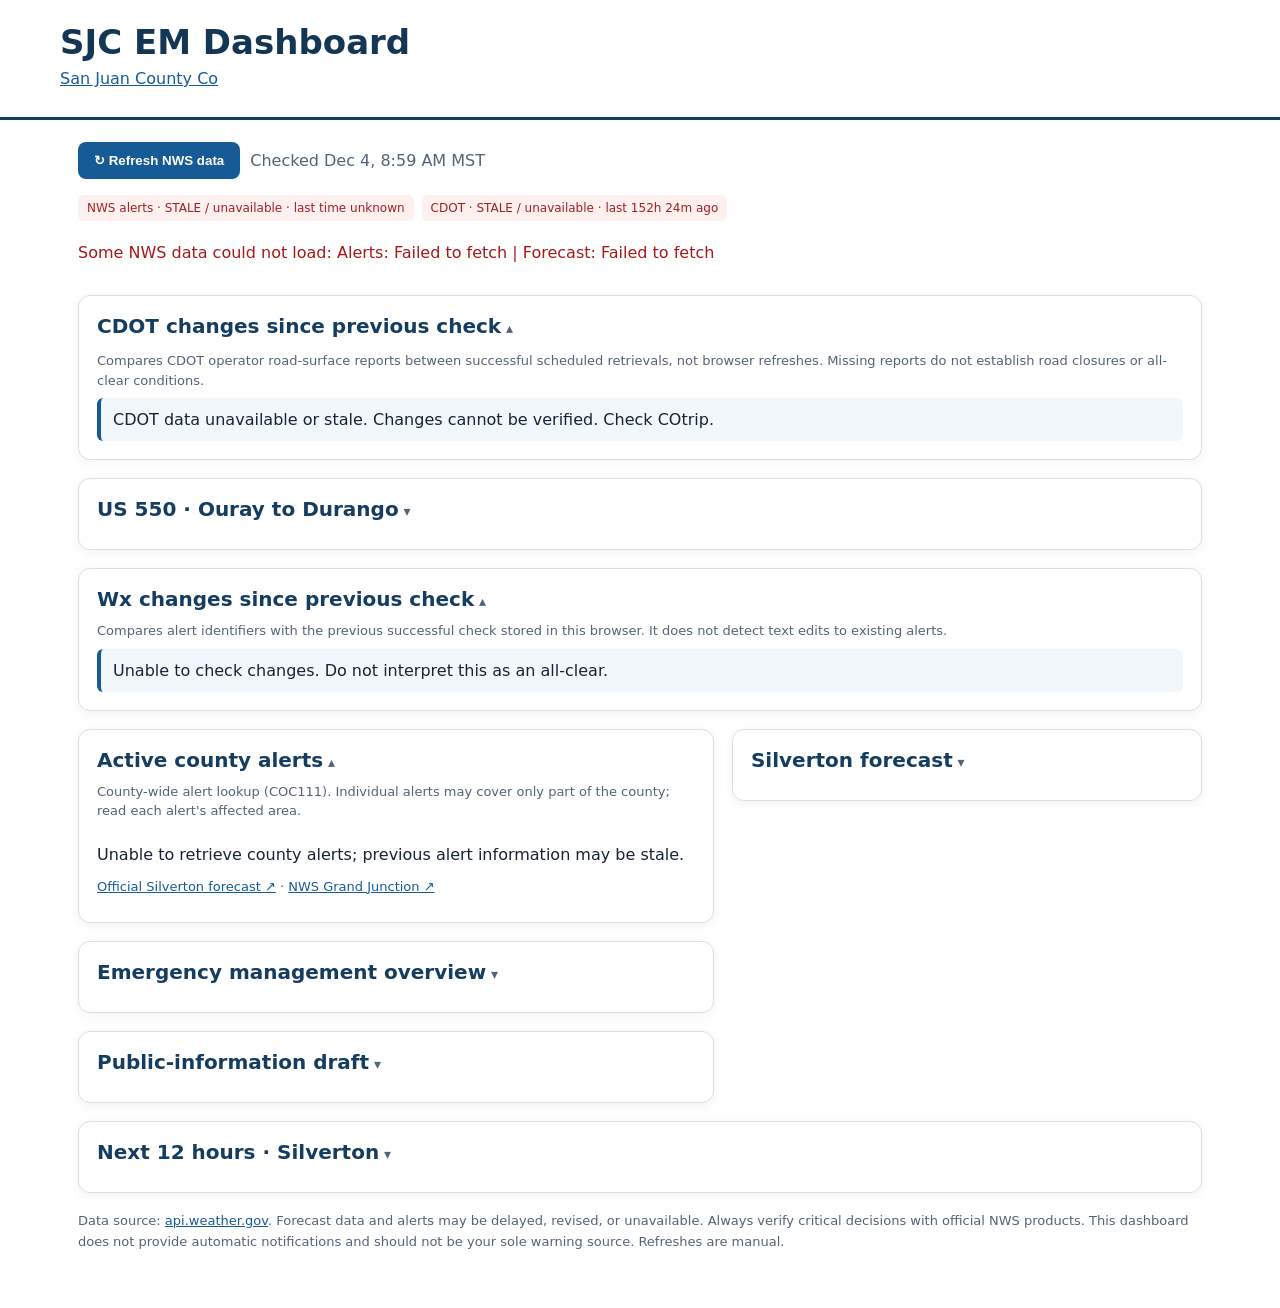
<file: dashboard-before-lifelines.html>
<!doctype html><html lang="en"><head><meta charset="utf-8"><meta name="viewport" content="width=device-width,initial-scale=1"><title>SJC EM Dashboard</title><style>
:root{font-family:system-ui,-apple-system,Segoe UI,sans-serif;color:#172334;background:#fff}
*{box-sizing:border-box}body{margin:0;background:#fff}header{background:#fff;border-bottom:3px solid #183b60;padding:22px max(18px,calc((100vw - 1160px)/2))}
h1{margin:0;font-size:clamp(24px,4vw,34px);color:#143655}header p{margin:7px 0;color:#536477}
.wrap{max-width:1160px;margin:auto;padding:22px 18px 55px}.bar{display:flex;flex-wrap:wrap;gap:10px;align-items:center;margin-bottom:16px}
button{border:0;border-radius:8px;background:#165b95;color:#fff;font-weight:700;padding:11px 16px;cursor:pointer}button:disabled{opacity:.6;cursor:wait}
.muted,.meta{color:#526477}.meta{font-size:13px;line-height:1.5}.grid{display:grid;grid-template-columns:1.15fr .85fr;gap:18px}
@media(max-width:760px){.grid{grid-template-columns:1fr}}section{background:#fff;border:1px solid #d7e0e8;border-radius:12px;padding:18px;margin-bottom:18px;box-shadow:0 2px 9px #142f4510}
h2{margin:0 0 12px;font-size:20px;color:#153d60}.alert{border-left:5px solid #e8a923;background:#fff9e9;border-radius:7px;padding:13px;margin:12px 0}
.alert.warning{border-left-color:#c72c2c;background:#fff0f0}.alert.watch{border-left-color:#c68c00}.alert h3{margin:0 0 7px}.alert p{margin:7px 0;white-space:pre-wrap}
a{color:#145b9b}.forecast{border-top:1px solid #dce4eb;padding:12px 0}.forecast:first-of-type{border-top:0}.forecast strong{display:block}.forecast small{color:#526477}.forecast p{margin:5px 0}
.hours{display:flex;gap:10px;overflow:auto}.hour{flex:0 0 138px;background:#f0f5fa;border:1px solid #dbe5ef;border-radius:9px;padding:12px}.hour strong{display:block;margin:8px 0;font-size:22px}
.status{padding:8px 0 15px}.error{color:#a61919}.pill{display:inline-block;background:#e7f0f8;border-radius:20px;padding:4px 9px;font-size:12px;margin:4px 4px 0 0}
textarea{width:100%;height:230px;background:#fff;color:#172334;border:1px solid #b9c9d6;border-radius:8px;padding:12px;line-height:1.5;resize:vertical}
footer{color:#526477;font-size:13px;line-height:1.6}.count{font-size:30px;font-weight:800}.cards{display:grid;grid-template-columns:repeat(5,minmax(0,1fr));gap:10px;margin-bottom:18px}
@media(max-width:900px){.cards{grid-template-columns:repeat(2,minmax(0,1fr))}}.tile{border:1px solid #d7e0e8;border-radius:10px;padding:13px;background:#f8fafc}
.tile strong{display:block;margin-bottom:5px;font-size:14px}.tile .count{color:#143d60}.tile small{color:#526477}.tile.active{border-color:#c57923;background:#fff8e9}
.changes{background:#f2f7fb;border-left:4px solid #165b95;padding:12px;border-radius:6px;white-space:pre-wrap}
.filters{display:flex;flex-wrap:wrap;gap:8px;margin:12px 0}.filters button{background:#eef3f7;color:#25425b;border:1px solid #cbd9e4;padding:7px 11px;font-size:13px}.filters button.selected{background:#165b95;color:white}
.note{font-size:13px;color:#536477}

.cdot-segment{border-top:1px solid #dce4eb;padding:12px 0}.cdot-segment h3{margin:0 0 5px;font-size:16px}.cdot-segment p{margin:5px 0}.cdot-status{border-left:4px solid #165b95;background:#f1f7fb;padding:10px}.cdot-status.bad{border-color:#b32121;background:#fff1f1}
 .freshness{display:flex;flex-wrap:wrap;gap:8px;margin:0 0 14px}.freshness span{font-size:12px;background:#eef3f7;border-radius:6px;padding:6px 9px;color:#25425b}.freshness .stale{background:#fff0f0;color:#9c2222}.compact-toggle{font:inherit;color:#153d60;cursor:pointer;font-weight:700;font-size:20px;list-style:none}.compact-toggle::-webkit-details-marker{display:none}.compact-toggle:after{content:' ▾';font-size:14px;color:#526477}.compact-details[open]>.compact-toggle:after{content:' ▴'}.compact-details>.compact-toggle{margin-bottom:10px}.compact-details .meta{margin-bottom:8px} </style></head><body><header><h1>SJC EM Dashboard</h1><p><a href="https://sanjuancounty.colorado.gov/OEM" target="_blank" rel="noopener noreferrer">San Juan County Co</a></p></header><main class="wrap"><div class="bar"><button id="refresh">↻ Refresh NWS data</button><span class="muted" id="updated">Not loaded yet</span></div><div class="freshness" aria-label="Data freshness"><span id="nws-freshness">NWS · Not checked</span><span id="cdot-freshness">CDOT · Loading</span></div><div class="status" id="status" role="status">Loading official NWS data…</div><div class="cards" id="categoryCards" aria-label="Weather hazard categories"></div>
<section id="cdot-changes-section"><h2>CDOT changes since previous check</h2><p class="meta">Compares CDOT operator road-surface reports between successful scheduled retrievals, not browser refreshes. Missing reports do not establish road closures or all-clear conditions.</p><div id="cdot-change-status" class="changes">Loading CDOT change history…</div><div id="cdot-change-list"></div></section><section id="cdot-section"><h2>US 550 · Ouray to Durango</h2><p class="meta">CDOT road surface reports and forecasts. This feed does <strong>not</strong> confirm whether the highway is open or closed. Approximate geographic filter; unlisted sections have unknown conditions. <a href="https://www.cotrip.org/" target="_blank" rel="noopener">Verify with COtrip</a>.</p><div id="cdot-status" class="cdot-status bad" role="status">CDOT data loading…</div><div id="cdot-segments"></div><p class="meta">Feed retrieval scheduled approximately every 30 minutes. Operator observations may be older than retrieval. Always verify current conditions before travel.</p></section><section><h2>Wx changes since previous check</h2><div class="meta">Compares alert identifiers with the previous successful check stored in this browser. It does not detect text edits to existing alerts.</div><div id="changes" class="changes">Waiting for first successful check.</div></section>
<div class="grid"><div><section><h2>Active county alerts</h2><div class="meta">County-wide alert lookup (COC111). Individual alerts may cover only part of the county; read each alert's affected area.</div><div class="filters" id="filters"></div><div id="alerts">Loading…</div><p class="meta"><a href="https://forecast.weather.gov/MapClick.php?lat=37.811&lon=-107.665" target="_blank" rel="noopener">Official Silverton forecast ↗</a> · <a href="https://www.weather.gov/gjt/" target="_blank" rel="noopener">NWS Grand Junction ↗</a></p></section><section><h2>Emergency management overview</h2><div id="overview" class="meta">Loading…</div></section><section><h2>Public-information draft</h2><p class="meta">Generated from available NWS alert text. Review before posting; not an automatic public warning.</p><textarea id="summary" readonly></textarea><p><button id="copy">Copy summary</button></p></section></div><div><section><h2>Silverton forecast</h2><div class="meta">Representative point forecast, not a county-wide mountain forecast.</div><div id="forecast">Loading…</div></section></div></div><section><h2>Next 12 hours · Silverton</h2><div id="hourly" class="hours">Loading…</div></section><footer>Data source: <a href="https://api.weather.gov/" target="_blank" rel="noopener">api.weather.gov</a>. Forecast data and alerts may be delayed, revised, or unavailable. Always verify critical decisions with official NWS products. This dashboard does not provide automatic notifications and should not be your sole warning source. Refreshes are manual.</footer></main><script>
const BASE='https://api.weather.gov', LAT=37.811, LON=-107.665, COUNTY='COC111';
const $=id=>document.getElementById(id);
const esc=s=>String(s??'').replace(/[&<>"']/g,c=>({'&':'&amp;','<':'&lt;','>':'&gt;','"':'&quot;','\'':'&#39;'}[c]));
const fmt=d=>d?new Date(d).toLocaleString('en-US',{timeZone:'America/Denver',month:'short',day:'numeric',hour:'numeric',minute:'2-digit',timeZoneName:'short'}):'Not specified';
const categories=['Severe weather','Flooding','Winter storms','Fire weather','Other'];
let active=[],filter='All',lastSuccess=null;
const classify=a=>{
 const s=(a.event||'').toLowerCase();
 if(/flood|flash flood|hydrologic/.test(s))return 'Flooding';
 if(/fire weather|red flag|extreme fire|fire danger/.test(s))return 'Fire weather';
 if(/winter|snow|blizzard|ice storm|freezing rain|avalanche|wind chill|cold weather|freeze|frost/.test(s))return 'Winter storms';
 if(/thunderstorm|tornado|severe weather|high wind|wind advisory|dust storm|hail/.test(s))return 'Severe weather';
 return 'Other';
};
async function get(url){const r=await fetch(url,{headers:{Accept:'application/geo+json'}});if(!r.ok)throw Error('NWS API '+r.status+' ('+new URL(url).pathname+')');return r.json()}
function drawCategories(){
 $('categoryCards').innerHTML=categories.map(c=>{const n=active.filter(a=>classify(a)===c).length;return `<div class="tile ${n?'active':''}"><strong>${esc(c)}</strong><div class="count">${n}</div><small>${n?'Active alert'+(n===1?'':'s'):'No active alerts returned'}</small></div>`}).join('');
 $('overview').innerHTML=categories.map(c=>`<p><strong>${esc(c)}:</strong> ${active.filter(a=>classify(a)===c).length} active NWS alert(s) returned.</p>`).join('')+
 '<p><strong>Operational note:</strong> Alert coverage can be limited to portions of the county. Fire restrictions and wildfire smoke advisories may come from agencies outside this NWS feed and are not comprehensively monitored here.</p>';
}
function drawFilters(){
 $('filters').innerHTML=['All',...categories].map(c=>`<button type="button" data-category="${esc(c)}" class="${filter===c?'selected':''}">${esc(c)}</button>`).join('');
 $('filters').querySelectorAll('button').forEach(b=>b.addEventListener('click',()=>{filter=b.dataset.category;drawFilters();drawAlerts()}));
}
function drawAlerts(){
 const arr=active.filter(a=>filter==='All'||classify(a)===filter);
 $('alerts').innerHTML=arr.length?arr.map(a=>`<article class="alert ${/warning/i.test(a.event)?'warning':/watch/i.test(a.event)?'watch':''}"><h3>${esc(a.event)}</h3><div class="meta">${esc(classify(a))} · ${esc(a.severity||'Unspecified')} severity · Expires ${esc(fmt(a.expires||a.ends))}</div><p><strong>${esc(a.headline||'')}</strong></p><p>${esc((a.description||'').slice(0,1600))}</p><p class="meta">Affected: ${esc(a.areaDesc||'Not listed')}</p>${a.instruction?`<p><strong>Instructions:</strong> ${esc(a.instruction.slice(0,1100))}</p>`:''}${/^https:\/\//.test(a.id)?`<a href="${esc(a.id)}" target="_blank" rel="noopener">View official alert ↗</a>`:''}</article>`).join(''):'<p>No active alerts returned for this selection. This is not an all-clear.</p>';
}
function compareChanges(){
 const current=active.map(a=>a.identifier||a.id).filter(Boolean);
 let prev=null;
 try{prev=JSON.parse(localStorage.getItem('sjc_nws_previous_alerts')||'null')}catch(e){}
 if(prev&&Array.isArray(prev.ids)){
  const added=active.filter(a=>!prev.ids.includes(a.identifier||a.id));
  const removed=prev.ids.filter(id=>!current.includes(id));
  $('changes').textContent=`Since ${fmt(prev.checked)}:\n${added.length?added.map(a=>'NEW: '+a.event+' — '+(a.areaDesc||'area unspecified')).join('\n'):'No newly identified alerts.'}\n${removed.length?removed.length+' previously seen alert(s) no longer active.':'No previously seen alerts removed.'}`;
 }else $('changes').textContent='First successful check in this browser. Future refreshes will show newly issued and no-longer-active alerts.';
 try{localStorage.setItem('sjc_nws_previous_alerts',JSON.stringify({ids:current,checked:new Date().toISOString()}))}catch(e){$('changes').textContent+='\nNote: Browser storage is unavailable; changes may not persist.'}
}
function drawSummary(){
 const lines=['SAN JUAN COUNTY WEATHER UPDATE','NWS alert check: '+fmt(new Date().toISOString()),''];
 if(active.length){for(const a of active){lines.push('• '+a.event.toUpperCase()+' ('+classify(a)+')'+(a.expires?' — expires '+fmt(a.expires):''));lines.push('Affected area: '+(a.areaDesc||'See official alert'));if(a.headline)lines.push(a.headline);if(a.instruction)lines.push('NWS instructions: '+a.instruction.trim().replace(/\s+/g,' ').slice(0,350));lines.push('');}}
 else lines.push('No active NWS alerts returned for San Juan County at the time of this check.');
 lines.push('Source: National Weather Service. Verify current conditions and alert details at weather.gov before distribution.');
 $('summary').value=lines.join('\n');
}
function renderForecast(p){$('forecast').innerHTML=(p||[]).slice(0,6).map(x=>`<div class="forecast"><strong>${esc(x.name)} · ${esc(x.temperature)}°${esc(x.temperatureUnit)}</strong><small>Wind: ${esc(x.windSpeed)} ${esc(x.windDirection)}</small><p>${esc(x.shortForecast)}</p></div>`).join('')||'Forecast unavailable.'}
function renderHourly(p){$('hourly').innerHTML=(p||[]).slice(0,12).map(x=>`<div class="hour"><div>${esc(new Date(x.startTime).toLocaleString('en-US',{timeZone:'America/Denver',hour:'numeric'}))}</div><strong>${esc(x.temperature)}°${esc(x.temperatureUnit)}</strong><div>${esc(x.shortForecast)}</div><p class="meta">Wind ${esc(x.windSpeed)}</p>${x.probabilityOfPrecipitation?.value!=null?`<span class="pill">Precip. ${esc(x.probabilityOfPrecipitation.value)}%</span>`:''}</div>`).join('')||'Hourly forecast unavailable.'}
async function load(){
 const btn=$('refresh');btn.disabled=true;$('status').textContent='Updating alerts and forecasts…';const errors=[];
 await Promise.all([
  (async()=>{try{
   const d=await get(BASE+'/alerts/active?zone='+COUNTY);
   active=(d.features||[]).map(x=>({id:x.id,...x.properties})).sort((a,b)=>(['Extreme','Severe','Moderate','Minor','Unknown'].indexOf(a.severity)+5)%5-( ['Extreme','Severe','Moderate','Minor','Unknown'].indexOf(b.severity)+5)%5);
   drawCategories();drawFilters();drawAlerts();drawSummary();compareChanges();lastSuccess=new Date();
  }catch(e){errors.push('Alerts: '+e.message);$('alerts').textContent='Unable to retrieve county alerts; previous alert information may be stale.';$('changes').textContent='Unable to check changes. Do not interpret this as an all-clear.';$('overview').textContent='Alert retrieval failed.';$('categoryCards').innerHTML='';$('summary').value='NWS ALERT RETRIEVAL FAILED. Verify directly with NWS before issuing a public update.'}})(),
  (async()=>{try{
   const pt=await get(BASE+'/points/'+LAT+','+LON);
   const r=await Promise.allSettled([pt.properties.forecast,pt.properties.forecastHourly].map(get));
   if(r[0].status==='fulfilled')renderForecast(r[0].value.properties.periods);else throw r[0].reason;
   if(r[1].status==='fulfilled')renderHourly(r[1].value.properties.periods);else{errors.push('Hourly: '+r[1].reason.message);$('hourly').textContent='Hourly forecast unavailable.'}
  }catch(e){errors.push('Forecast: '+e.message);$('forecast').textContent='Forecast unavailable.';$('hourly').textContent='Hourly forecast unavailable.'}})()
 ]);
 $('updated').textContent='Checked '+fmt(new Date());$('status').textContent=errors.length?'Some NWS data could not load: '+errors.join(' | '):'NWS data loaded successfully';$('status').className='status '+(errors.length?'error':'');btn.disabled=false;updateFreshness('nws-freshness','NWS alerts',lastSuccess?.toISOString(),60,!!lastSuccess);
}
$('refresh').addEventListener('click',load);
$('copy').addEventListener('click',async()=>{try{await navigator.clipboard.writeText($('summary').value);$('copy').textContent='Copied';setTimeout(()=>$('copy').textContent='Copy summary',1500)}catch(e){$('summary').focus();$('summary').select();document.execCommand('copy')}});
load();

async function loadCdotPreview(){
 const state=document.getElementById('cdot-status'), list=document.getElementById('cdot-segments');
 try{
  const r=await fetch('./data/cdot_us550.json?ts='+Date.now(),{cache:'no-store'});
  if(!r.ok)throw Error('CDOT data unavailable (HTTP '+r.status+')');
  const data=await r.json();list.replaceChildren();
  const age=data.lastSuccessAt?Date.now()-Date.parse(data.lastSuccessAt):Infinity;
  const fresh=data.status==='ok'&&Number.isFinite(age)&&age>=0&&age<=3600000;
  state.className='cdot-status'+(fresh?'':' bad');
  state.textContent=(fresh?'CDOT feed retrieved':'DATA UNAVAILABLE / STALE — verify with COtrip')+' · Last successful retrieval: '+(data.lastSuccessAt?new Date(data.lastSuccessAt).toLocaleString():'never')+(data.status==='error'?' · Retrieval failed':'');
  for(const seg of data.segments||[]){
   const card=document.createElement('article');card.className='cdot-segment';
   const title=document.createElement('h3');title.textContent=seg.nameId||seg.name||'US 550 segment';card.append(title);
   const info=document.createElement('p');info.className='meta';info.textContent=(seg.name||'')+' · MP '+[seg.primaryMP,seg.secondaryMP].map(v=>v==null?'?':Number(v).toFixed(2)).join('–');card.append(info);
   const conditions=seg.currentConditions||[];
   if(!conditions.length){const p=document.createElement('p');p.textContent='No condition entries; status unknown.';card.append(p)}
   for(const c of conditions){
    const p=document.createElement('p');p.textContent=(c.sourceType==='NDFD'?'Forecast':c.sourceType==='OPERATOR'?'Operator report':c.sourceType||'Report')+': '+(c.conditionDescription||'Not specified')+(c.additionalData?' — '+c.additionalData:'');card.append(p);
    const stamp=c.confirmationTime||c.updateTime;
    const time=document.createElement('p');time.className='meta';time.textContent='Report timestamp: '+(stamp?new Date(Number(stamp)).toLocaleString():'not provided')+(c.endTime&&Number(c.endTime)<Date.now()?' · EXPIRED':'');card.append(time);
   }
   list.append(card);
  }
  if(!(data.segments||[]).length){const p=document.createElement('p');p.textContent='No matching US 550 corridor records; status unknown.';list.append(p)}
 }catch(e){state.className='cdot-status bad';state.textContent='DATA UNAVAILABLE — '+e.message+'. Verify with COtrip.';list.replaceChildren()}
}
loadCdotPreview();

async function loadCdotChanges(){
 const state=document.getElementById('cdot-change-status'),list=document.getElementById('cdot-change-list');
 if(!state)return;
 try{
  const r=await fetch('./data/cdot_us550.json?ts='+Date.now(),{cache:'no-store'});
  if(!r.ok)throw Error('HTTP '+r.status);
  const d=await r.json(),tracking=d.changeTracking;
  const age=d.lastSuccessAt?Date.now()-Date.parse(d.lastSuccessAt):Infinity;
  if(d.status!=='ok'||!Number.isFinite(age)||age<0||age>3600000){state.textContent='CDOT data unavailable or stale. Changes cannot be verified. Check COtrip.';return}
  if(!tracking||!tracking.initialized){state.textContent='Change tracking is initializing. A second successful scheduled CDOT retrieval is needed before comparisons are available.';return}
  const changes=tracking.changes||[];
  state.textContent=changes.length?changes.length+' operator-report change(s) detected since previous successful CDOT retrieval.':'No changes detected in available operator reports since previous successful CDOT retrieval. This is NOT an all-clear.';
  const p=document.createElement('p');p.className='meta';p.textContent='Comparison checked: '+new Date(tracking.checkedAt||d.checkedAt).toLocaleString();list.replaceChildren(p);
  for(const c of changes){const item=document.createElement('div');item.className='cdot-segment';const title=document.createElement('strong');title.textContent=c.segment||'US 550';const detail=document.createElement('p');detail.textContent=c.detail||'Report changed';item.append(title,detail);list.append(item)}
 }catch(e){state.textContent='CDOT change information unavailable ('+e.message+'). Check COtrip.'}
}
loadCdotChanges();

function ageLabel(date){const n=Date.parse(date||'');if(!Number.isFinite(n))return 'time unknown';const m=Math.floor((Date.now()-n)/60000);if(m<0)return 'clock mismatch';return m<1?'just now':m<60?m+'m ago':Math.floor(m/60)+'h '+m%60+'m ago'}
function updateFreshness(id,prefix,date,limitMinutes,ok){const el=document.getElementById(id);if(!el)return;const elapsed=Date.now()-Date.parse(date||'');const fresh=ok&&Number.isFinite(elapsed)&&elapsed>=0&&elapsed<=limitMinutes*60000;el.textContent=prefix+' · '+(fresh?'Updated ':'STALE / unavailable · last ')+ageLabel(date);el.classList.toggle('stale',!fresh);el.title=date?'Last successful retrieval: '+new Date(date).toLocaleString():'No successful retrieval time available'}
function makeCompact(section,defaultOpen){if(!section||section.querySelector('.compact-details'))return;const heading=section.querySelector(':scope > h2');if(!heading)return;const details=document.createElement('details');details.className='compact-details';details.open=defaultOpen;const summary=document.createElement('summary');summary.className='compact-toggle';summary.textContent=heading.textContent.trim();details.append(summary);heading.remove();while(section.firstChild)details.append(section.firstChild);section.append(details)}
// All dashboard section headers can expand or collapse; existing details stay interactive.
document.querySelectorAll('main section').forEach(section=>{
 const title=section.querySelector(':scope > h2');
 if(title)makeCompact(section,/^(CDOT changes since previous check|Wx changes since previous check|Active county alerts)$/.test(title.textContent.trim()));
});
const originalCdot=loadCdotPreview;
loadCdotPreview=async function(){await originalCdot();try{const r=await fetch('./data/cdot_us550.json?freshness='+Date.now(),{cache:'no-store'});if(!r.ok)throw Error('unavailable');const d=await r.json();updateFreshness('cdot-freshness','CDOT',d.lastSuccessAt,60,d.status==='ok')}catch(e){updateFreshness('cdot-freshness','CDOT',null,60,false)}};
loadCdotPreview();
setInterval(()=>{if(lastSuccess)updateFreshness('nws-freshness','NWS alerts',lastSuccess.toISOString(),60,true)},60000);
</script></body></html>
</file>
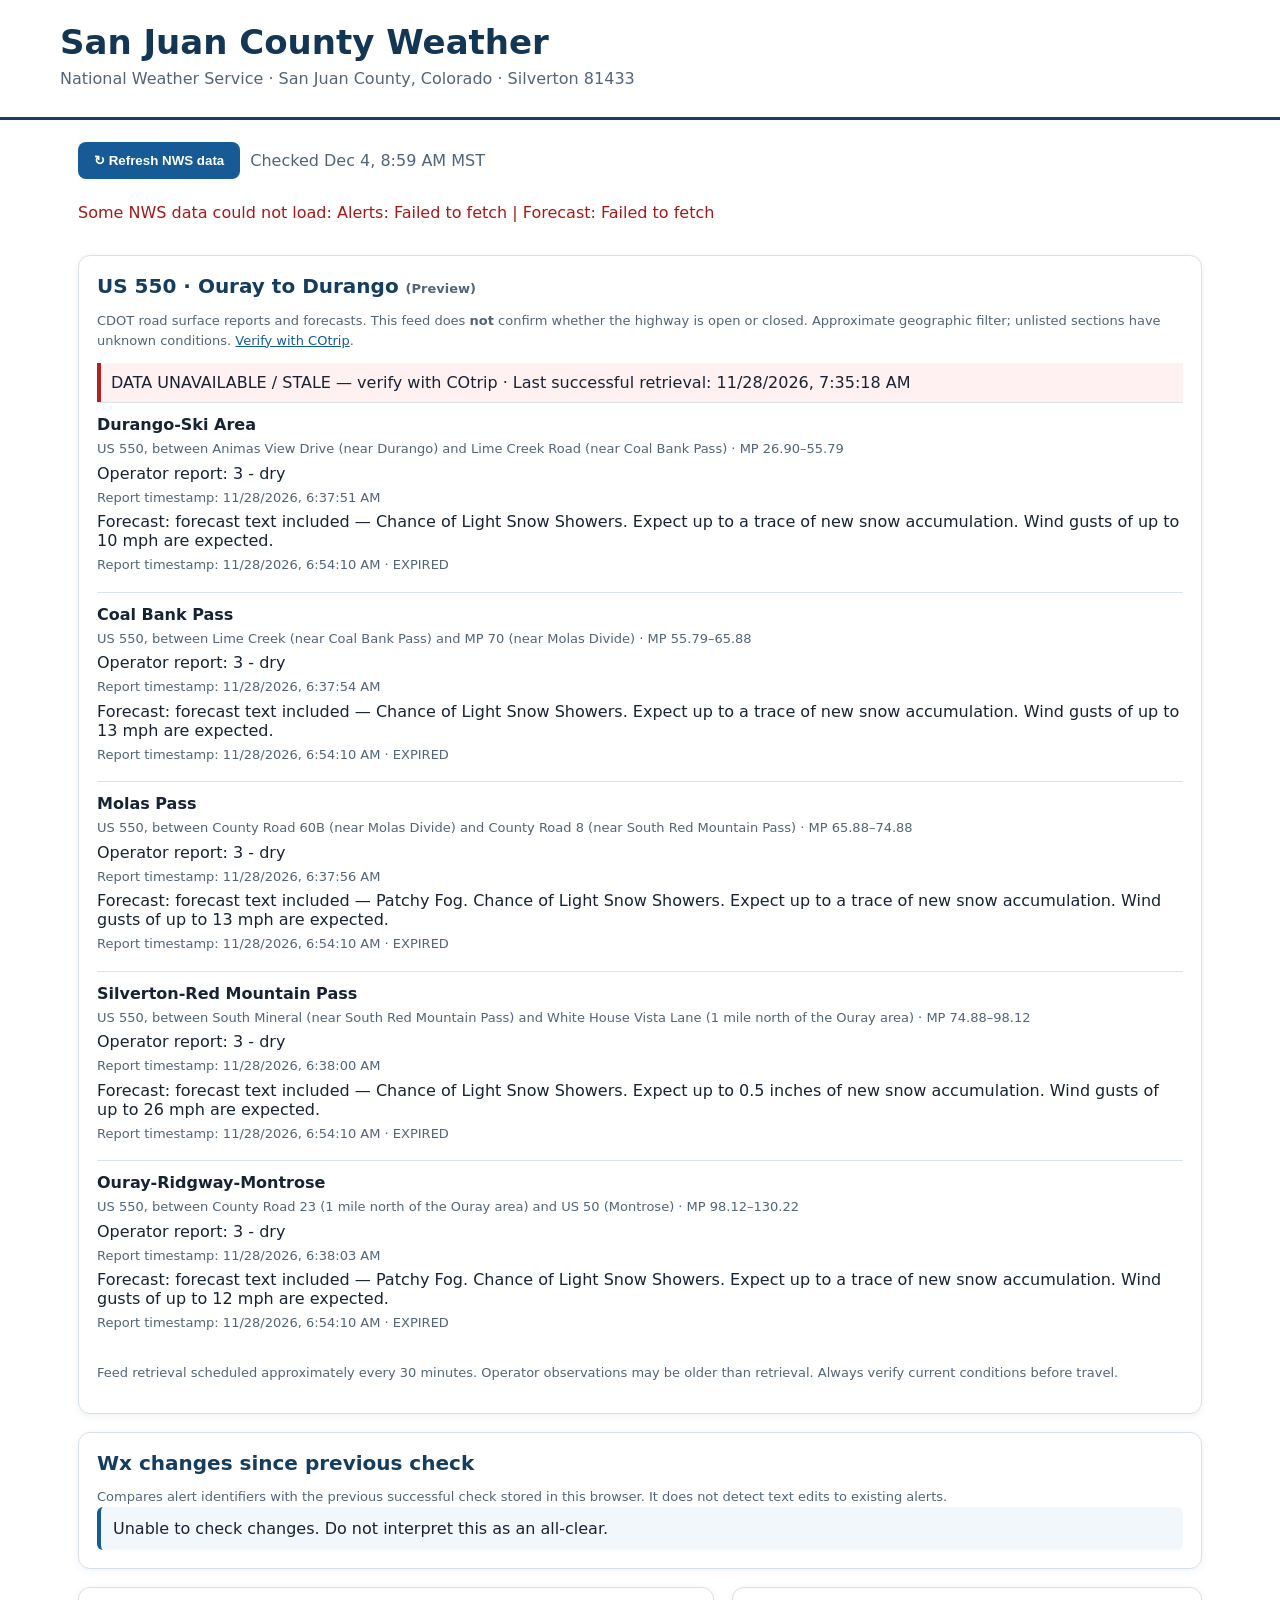
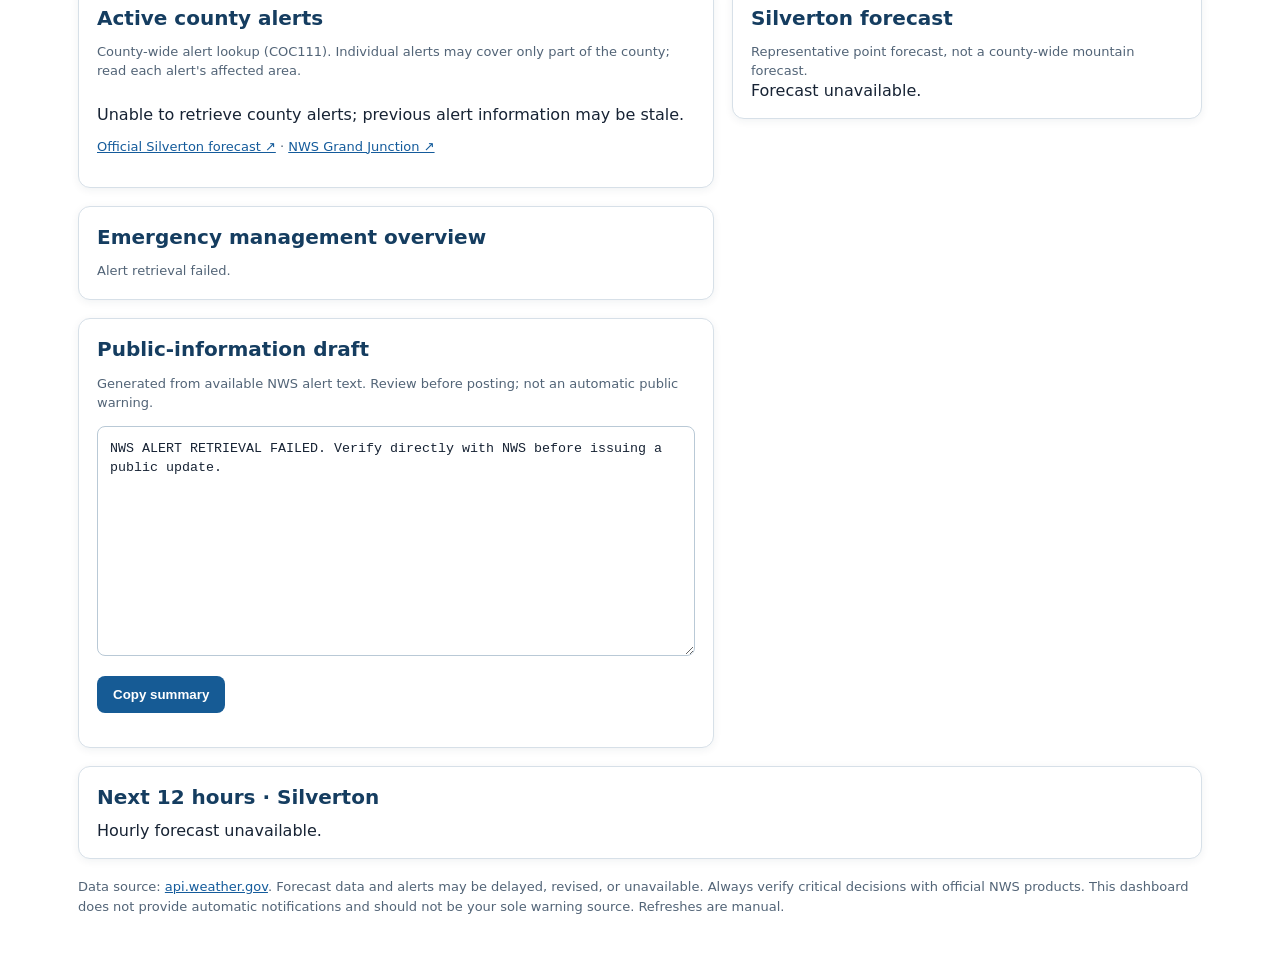
<file: dashboard-pre-cdot-changes-backup.html>
<!doctype html><html lang="en"><head><meta charset="utf-8"><meta name="viewport" content="width=device-width,initial-scale=1"><title>San Juan County | NWS Weather</title><style>
:root{font-family:system-ui,-apple-system,Segoe UI,sans-serif;color:#172334;background:#fff}
*{box-sizing:border-box}body{margin:0;background:#fff}header{background:#fff;border-bottom:3px solid #183b60;padding:22px max(18px,calc((100vw - 1160px)/2))}
h1{margin:0;font-size:clamp(24px,4vw,34px);color:#143655}header p{margin:7px 0;color:#536477}
.wrap{max-width:1160px;margin:auto;padding:22px 18px 55px}.bar{display:flex;flex-wrap:wrap;gap:10px;align-items:center;margin-bottom:16px}
button{border:0;border-radius:8px;background:#165b95;color:#fff;font-weight:700;padding:11px 16px;cursor:pointer}button:disabled{opacity:.6;cursor:wait}
.muted,.meta{color:#526477}.meta{font-size:13px;line-height:1.5}.grid{display:grid;grid-template-columns:1.15fr .85fr;gap:18px}
@media(max-width:760px){.grid{grid-template-columns:1fr}}section{background:#fff;border:1px solid #d7e0e8;border-radius:12px;padding:18px;margin-bottom:18px;box-shadow:0 2px 9px #142f4510}
h2{margin:0 0 12px;font-size:20px;color:#153d60}.alert{border-left:5px solid #e8a923;background:#fff9e9;border-radius:7px;padding:13px;margin:12px 0}
.alert.warning{border-left-color:#c72c2c;background:#fff0f0}.alert.watch{border-left-color:#c68c00}.alert h3{margin:0 0 7px}.alert p{margin:7px 0;white-space:pre-wrap}
a{color:#145b9b}.forecast{border-top:1px solid #dce4eb;padding:12px 0}.forecast:first-of-type{border-top:0}.forecast strong{display:block}.forecast small{color:#526477}.forecast p{margin:5px 0}
.hours{display:flex;gap:10px;overflow:auto}.hour{flex:0 0 138px;background:#f0f5fa;border:1px solid #dbe5ef;border-radius:9px;padding:12px}.hour strong{display:block;margin:8px 0;font-size:22px}
.status{padding:8px 0 15px}.error{color:#a61919}.pill{display:inline-block;background:#e7f0f8;border-radius:20px;padding:4px 9px;font-size:12px;margin:4px 4px 0 0}
textarea{width:100%;height:230px;background:#fff;color:#172334;border:1px solid #b9c9d6;border-radius:8px;padding:12px;line-height:1.5;resize:vertical}
footer{color:#526477;font-size:13px;line-height:1.6}.count{font-size:30px;font-weight:800}.cards{display:grid;grid-template-columns:repeat(5,minmax(0,1fr));gap:10px;margin-bottom:18px}
@media(max-width:900px){.cards{grid-template-columns:repeat(2,minmax(0,1fr))}}.tile{border:1px solid #d7e0e8;border-radius:10px;padding:13px;background:#f8fafc}
.tile strong{display:block;margin-bottom:5px;font-size:14px}.tile .count{color:#143d60}.tile small{color:#526477}.tile.active{border-color:#c57923;background:#fff8e9}
.changes{background:#f2f7fb;border-left:4px solid #165b95;padding:12px;border-radius:6px;white-space:pre-wrap}
.filters{display:flex;flex-wrap:wrap;gap:8px;margin:12px 0}.filters button{background:#eef3f7;color:#25425b;border:1px solid #cbd9e4;padding:7px 11px;font-size:13px}.filters button.selected{background:#165b95;color:white}
.note{font-size:13px;color:#536477}

.cdot-segment{border-top:1px solid #dce4eb;padding:12px 0}.cdot-segment h3{margin:0 0 5px;font-size:16px}.cdot-segment p{margin:5px 0}.cdot-status{border-left:4px solid #165b95;background:#f1f7fb;padding:10px}.cdot-status.bad{border-color:#b32121;background:#fff1f1}
</style></head><body><header><h1>San Juan County Weather</h1><p>National Weather Service · San Juan County, Colorado · Silverton 81433</p></header><main class="wrap"><div class="bar"><button id="refresh">↻ Refresh NWS data</button><span class="muted" id="updated">Not loaded yet</span></div><div class="status" id="status" role="status">Loading official NWS data…</div><div class="cards" id="categoryCards" aria-label="Weather hazard categories"></div>
<section id="cdot-section"><h2>US 550 · Ouray to Durango <small style="font-size:13px;color:#526477">(Preview)</small></h2><p class="meta">CDOT road surface reports and forecasts. This feed does <strong>not</strong> confirm whether the highway is open or closed. Approximate geographic filter; unlisted sections have unknown conditions. <a href="https://www.cotrip.org/" target="_blank" rel="noopener">Verify with COtrip</a>.</p><div id="cdot-status" class="cdot-status bad" role="status">CDOT data loading…</div><div id="cdot-segments"></div><p class="meta">Feed retrieval scheduled approximately every 30 minutes. Operator observations may be older than retrieval. Always verify current conditions before travel.</p></section><section><h2>Wx changes since previous check</h2><div class="meta">Compares alert identifiers with the previous successful check stored in this browser. It does not detect text edits to existing alerts.</div><div id="changes" class="changes">Waiting for first successful check.</div></section>
<div class="grid"><div><section><h2>Active county alerts</h2><div class="meta">County-wide alert lookup (COC111). Individual alerts may cover only part of the county; read each alert's affected area.</div><div class="filters" id="filters"></div><div id="alerts">Loading…</div><p class="meta"><a href="https://forecast.weather.gov/MapClick.php?lat=37.811&lon=-107.665" target="_blank" rel="noopener">Official Silverton forecast ↗</a> · <a href="https://www.weather.gov/gjt/" target="_blank" rel="noopener">NWS Grand Junction ↗</a></p></section><section><h2>Emergency management overview</h2><div id="overview" class="meta">Loading…</div></section><section><h2>Public-information draft</h2><p class="meta">Generated from available NWS alert text. Review before posting; not an automatic public warning.</p><textarea id="summary" readonly></textarea><p><button id="copy">Copy summary</button></p></section></div><div><section><h2>Silverton forecast</h2><div class="meta">Representative point forecast, not a county-wide mountain forecast.</div><div id="forecast">Loading…</div></section></div></div><section><h2>Next 12 hours · Silverton</h2><div id="hourly" class="hours">Loading…</div></section><footer>Data source: <a href="https://api.weather.gov/" target="_blank" rel="noopener">api.weather.gov</a>. Forecast data and alerts may be delayed, revised, or unavailable. Always verify critical decisions with official NWS products. This dashboard does not provide automatic notifications and should not be your sole warning source. Refreshes are manual.</footer></main><script>
const BASE='https://api.weather.gov', LAT=37.811, LON=-107.665, COUNTY='COC111';
const $=id=>document.getElementById(id);
const esc=s=>String(s??'').replace(/[&<>"']/g,c=>({'&':'&amp;','<':'&lt;','>':'&gt;','"':'&quot;','\'':'&#39;'}[c]));
const fmt=d=>d?new Date(d).toLocaleString('en-US',{timeZone:'America/Denver',month:'short',day:'numeric',hour:'numeric',minute:'2-digit',timeZoneName:'short'}):'Not specified';
const categories=['Severe weather','Flooding','Winter storms','Fire weather','Other'];
let active=[],filter='All',lastSuccess=null;
const classify=a=>{
 const s=(a.event||'').toLowerCase();
 if(/flood|flash flood|hydrologic/.test(s))return 'Flooding';
 if(/fire weather|red flag|extreme fire|fire danger/.test(s))return 'Fire weather';
 if(/winter|snow|blizzard|ice storm|freezing rain|avalanche|wind chill|cold weather|freeze|frost/.test(s))return 'Winter storms';
 if(/thunderstorm|tornado|severe weather|high wind|wind advisory|dust storm|hail/.test(s))return 'Severe weather';
 return 'Other';
};
async function get(url){const r=await fetch(url,{headers:{Accept:'application/geo+json'}});if(!r.ok)throw Error('NWS API '+r.status+' ('+new URL(url).pathname+')');return r.json()}
function drawCategories(){
 $('categoryCards').innerHTML=categories.map(c=>{const n=active.filter(a=>classify(a)===c).length;return `<div class="tile ${n?'active':''}"><strong>${esc(c)}</strong><div class="count">${n}</div><small>${n?'Active alert'+(n===1?'':'s'):'No active alerts returned'}</small></div>`}).join('');
 $('overview').innerHTML=categories.map(c=>`<p><strong>${esc(c)}:</strong> ${active.filter(a=>classify(a)===c).length} active NWS alert(s) returned.</p>`).join('')+
 '<p><strong>Operational note:</strong> Alert coverage can be limited to portions of the county. Fire restrictions and wildfire smoke advisories may come from agencies outside this NWS feed and are not comprehensively monitored here.</p>';
}
function drawFilters(){
 $('filters').innerHTML=['All',...categories].map(c=>`<button type="button" data-category="${esc(c)}" class="${filter===c?'selected':''}">${esc(c)}</button>`).join('');
 $('filters').querySelectorAll('button').forEach(b=>b.addEventListener('click',()=>{filter=b.dataset.category;drawFilters();drawAlerts()}));
}
function drawAlerts(){
 const arr=active.filter(a=>filter==='All'||classify(a)===filter);
 $('alerts').innerHTML=arr.length?arr.map(a=>`<article class="alert ${/warning/i.test(a.event)?'warning':/watch/i.test(a.event)?'watch':''}"><h3>${esc(a.event)}</h3><div class="meta">${esc(classify(a))} · ${esc(a.severity||'Unspecified')} severity · Expires ${esc(fmt(a.expires||a.ends))}</div><p><strong>${esc(a.headline||'')}</strong></p><p>${esc((a.description||'').slice(0,1600))}</p><p class="meta">Affected: ${esc(a.areaDesc||'Not listed')}</p>${a.instruction?`<p><strong>Instructions:</strong> ${esc(a.instruction.slice(0,1100))}</p>`:''}${/^https:\/\//.test(a.id)?`<a href="${esc(a.id)}" target="_blank" rel="noopener">View official alert ↗</a>`:''}</article>`).join(''):'<p>No active alerts returned for this selection. This is not an all-clear.</p>';
}
function compareChanges(){
 const current=active.map(a=>a.identifier||a.id).filter(Boolean);
 let prev=null;
 try{prev=JSON.parse(localStorage.getItem('sjc_nws_previous_alerts')||'null')}catch(e){}
 if(prev&&Array.isArray(prev.ids)){
  const added=active.filter(a=>!prev.ids.includes(a.identifier||a.id));
  const removed=prev.ids.filter(id=>!current.includes(id));
  $('changes').textContent=`Since ${fmt(prev.checked)}:\n${added.length?added.map(a=>'NEW: '+a.event+' — '+(a.areaDesc||'area unspecified')).join('\n'):'No newly identified alerts.'}\n${removed.length?removed.length+' previously seen alert(s) no longer active.':'No previously seen alerts removed.'}`;
 }else $('changes').textContent='First successful check in this browser. Future refreshes will show newly issued and no-longer-active alerts.';
 try{localStorage.setItem('sjc_nws_previous_alerts',JSON.stringify({ids:current,checked:new Date().toISOString()}))}catch(e){$('changes').textContent+='\nNote: Browser storage is unavailable; changes may not persist.'}
}
function drawSummary(){
 const lines=['SAN JUAN COUNTY WEATHER UPDATE','NWS alert check: '+fmt(new Date().toISOString()),''];
 if(active.length){for(const a of active){lines.push('• '+a.event.toUpperCase()+' ('+classify(a)+')'+(a.expires?' — expires '+fmt(a.expires):''));lines.push('Affected area: '+(a.areaDesc||'See official alert'));if(a.headline)lines.push(a.headline);if(a.instruction)lines.push('NWS instructions: '+a.instruction.trim().replace(/\s+/g,' ').slice(0,350));lines.push('');}}
 else lines.push('No active NWS alerts returned for San Juan County at the time of this check.');
 lines.push('Source: National Weather Service. Verify current conditions and alert details at weather.gov before distribution.');
 $('summary').value=lines.join('\n');
}
function renderForecast(p){$('forecast').innerHTML=(p||[]).slice(0,6).map(x=>`<div class="forecast"><strong>${esc(x.name)} · ${esc(x.temperature)}°${esc(x.temperatureUnit)}</strong><small>Wind: ${esc(x.windSpeed)} ${esc(x.windDirection)}</small><p>${esc(x.shortForecast)}</p></div>`).join('')||'Forecast unavailable.'}
function renderHourly(p){$('hourly').innerHTML=(p||[]).slice(0,12).map(x=>`<div class="hour"><div>${esc(new Date(x.startTime).toLocaleString('en-US',{timeZone:'America/Denver',hour:'numeric'}))}</div><strong>${esc(x.temperature)}°${esc(x.temperatureUnit)}</strong><div>${esc(x.shortForecast)}</div><p class="meta">Wind ${esc(x.windSpeed)}</p>${x.probabilityOfPrecipitation?.value!=null?`<span class="pill">Precip. ${esc(x.probabilityOfPrecipitation.value)}%</span>`:''}</div>`).join('')||'Hourly forecast unavailable.'}
async function load(){
 const btn=$('refresh');btn.disabled=true;$('status').textContent='Updating alerts and forecasts…';const errors=[];
 await Promise.all([
  (async()=>{try{
   const d=await get(BASE+'/alerts/active?zone='+COUNTY);
   active=(d.features||[]).map(x=>({id:x.id,...x.properties})).sort((a,b)=>(['Extreme','Severe','Moderate','Minor','Unknown'].indexOf(a.severity)+5)%5-( ['Extreme','Severe','Moderate','Minor','Unknown'].indexOf(b.severity)+5)%5);
   drawCategories();drawFilters();drawAlerts();drawSummary();compareChanges();lastSuccess=new Date();
  }catch(e){errors.push('Alerts: '+e.message);$('alerts').textContent='Unable to retrieve county alerts; previous alert information may be stale.';$('changes').textContent='Unable to check changes. Do not interpret this as an all-clear.';$('overview').textContent='Alert retrieval failed.';$('categoryCards').innerHTML='';$('summary').value='NWS ALERT RETRIEVAL FAILED. Verify directly with NWS before issuing a public update.'}})(),
  (async()=>{try{
   const pt=await get(BASE+'/points/'+LAT+','+LON);
   const r=await Promise.allSettled([pt.properties.forecast,pt.properties.forecastHourly].map(get));
   if(r[0].status==='fulfilled')renderForecast(r[0].value.properties.periods);else throw r[0].reason;
   if(r[1].status==='fulfilled')renderHourly(r[1].value.properties.periods);else{errors.push('Hourly: '+r[1].reason.message);$('hourly').textContent='Hourly forecast unavailable.'}
  }catch(e){errors.push('Forecast: '+e.message);$('forecast').textContent='Forecast unavailable.';$('hourly').textContent='Hourly forecast unavailable.'}})()
 ]);
 $('updated').textContent='Checked '+fmt(new Date());$('status').textContent=errors.length?'Some NWS data could not load: '+errors.join(' | '):'NWS data loaded successfully';$('status').className='status '+(errors.length?'error':'');btn.disabled=false;
}
$('refresh').addEventListener('click',load);
$('copy').addEventListener('click',async()=>{try{await navigator.clipboard.writeText($('summary').value);$('copy').textContent='Copied';setTimeout(()=>$('copy').textContent='Copy summary',1500)}catch(e){$('summary').focus();$('summary').select();document.execCommand('copy')}});
load();

async function loadCdotPreview(){
 const state=document.getElementById('cdot-status'), list=document.getElementById('cdot-segments');
 try{
  const r=await fetch('./data/cdot_us550.json?ts='+Date.now(),{cache:'no-store'});
  if(!r.ok)throw Error('CDOT data unavailable (HTTP '+r.status+')');
  const data=await r.json();list.replaceChildren();
  const age=data.lastSuccessAt?Date.now()-Date.parse(data.lastSuccessAt):Infinity;
  const fresh=data.status==='ok'&&Number.isFinite(age)&&age>=0&&age<=3600000;
  state.className='cdot-status'+(fresh?'':' bad');
  state.textContent=(fresh?'CDOT feed retrieved':'DATA UNAVAILABLE / STALE — verify with COtrip')+' · Last successful retrieval: '+(data.lastSuccessAt?new Date(data.lastSuccessAt).toLocaleString():'never')+(data.status==='error'?' · Retrieval failed':'');
  for(const seg of data.segments||[]){
   const card=document.createElement('article');card.className='cdot-segment';
   const title=document.createElement('h3');title.textContent=seg.nameId||seg.name||'US 550 segment';card.append(title);
   const info=document.createElement('p');info.className='meta';info.textContent=(seg.name||'')+' · MP '+[seg.primaryMP,seg.secondaryMP].map(v=>v==null?'?':Number(v).toFixed(2)).join('–');card.append(info);
   const conditions=seg.currentConditions||[];
   if(!conditions.length){const p=document.createElement('p');p.textContent='No condition entries; status unknown.';card.append(p)}
   for(const c of conditions){
    const p=document.createElement('p');p.textContent=(c.sourceType==='NDFD'?'Forecast':c.sourceType==='OPERATOR'?'Operator report':c.sourceType||'Report')+': '+(c.conditionDescription||'Not specified')+(c.additionalData?' — '+c.additionalData:'');card.append(p);
    const stamp=c.confirmationTime||c.updateTime;
    const time=document.createElement('p');time.className='meta';time.textContent='Report timestamp: '+(stamp?new Date(Number(stamp)).toLocaleString():'not provided')+(c.endTime&&Number(c.endTime)<Date.now()?' · EXPIRED':'');card.append(time);
   }
   list.append(card);
  }
  if(!(data.segments||[]).length){const p=document.createElement('p');p.textContent='No matching US 550 corridor records; status unknown.';list.append(p)}
 }catch(e){state.className='cdot-status bad';state.textContent='DATA UNAVAILABLE — '+e.message+'. Verify with COtrip.';list.replaceChildren()}
}
loadCdotPreview();
</script></body></html>
</file>
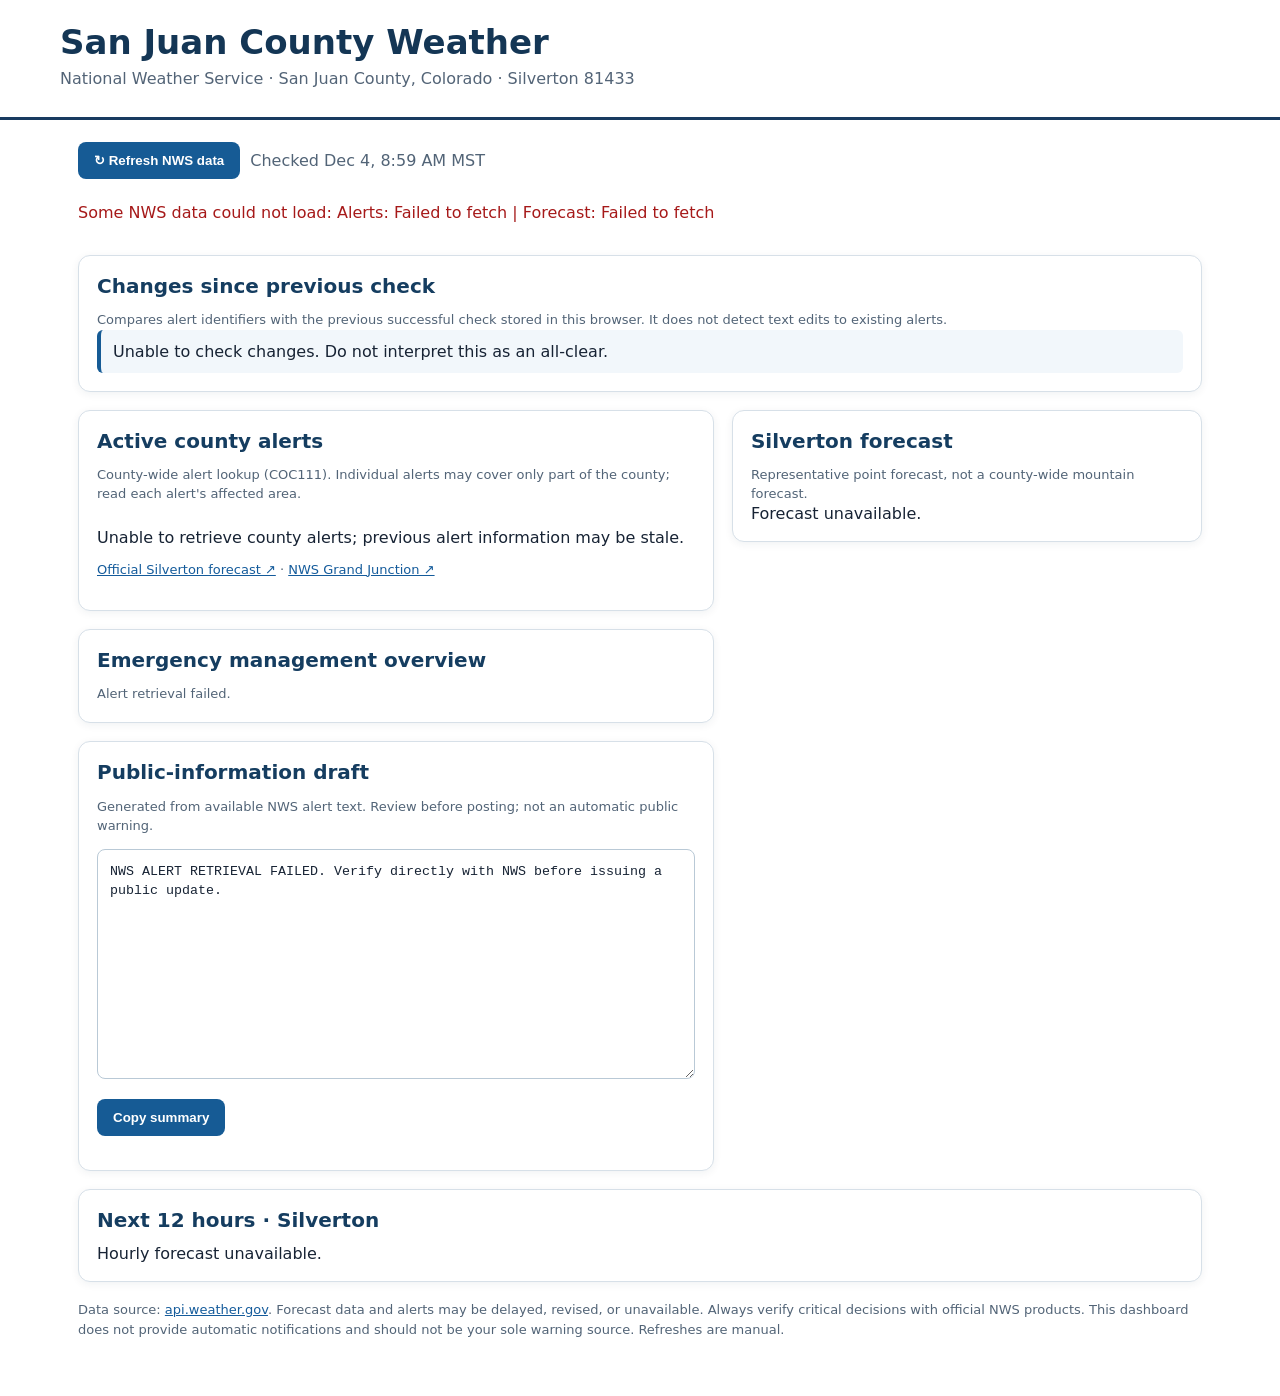
<file: dashboard-v2-backup.html>
<!doctype html><html lang="en"><head><meta charset="utf-8"><meta name="viewport" content="width=device-width,initial-scale=1"><title>San Juan County | NWS Weather</title><style>
:root{font-family:system-ui,-apple-system,Segoe UI,sans-serif;color:#172334;background:#fff}
*{box-sizing:border-box}body{margin:0;background:#fff}header{background:#fff;border-bottom:3px solid #183b60;padding:22px max(18px,calc((100vw - 1160px)/2))}
h1{margin:0;font-size:clamp(24px,4vw,34px);color:#143655}header p{margin:7px 0;color:#536477}
.wrap{max-width:1160px;margin:auto;padding:22px 18px 55px}.bar{display:flex;flex-wrap:wrap;gap:10px;align-items:center;margin-bottom:16px}
button{border:0;border-radius:8px;background:#165b95;color:#fff;font-weight:700;padding:11px 16px;cursor:pointer}button:disabled{opacity:.6;cursor:wait}
.muted,.meta{color:#526477}.meta{font-size:13px;line-height:1.5}.grid{display:grid;grid-template-columns:1.15fr .85fr;gap:18px}
@media(max-width:760px){.grid{grid-template-columns:1fr}}section{background:#fff;border:1px solid #d7e0e8;border-radius:12px;padding:18px;margin-bottom:18px;box-shadow:0 2px 9px #142f4510}
h2{margin:0 0 12px;font-size:20px;color:#153d60}.alert{border-left:5px solid #e8a923;background:#fff9e9;border-radius:7px;padding:13px;margin:12px 0}
.alert.warning{border-left-color:#c72c2c;background:#fff0f0}.alert.watch{border-left-color:#c68c00}.alert h3{margin:0 0 7px}.alert p{margin:7px 0;white-space:pre-wrap}
a{color:#145b9b}.forecast{border-top:1px solid #dce4eb;padding:12px 0}.forecast:first-of-type{border-top:0}.forecast strong{display:block}.forecast small{color:#526477}.forecast p{margin:5px 0}
.hours{display:flex;gap:10px;overflow:auto}.hour{flex:0 0 138px;background:#f0f5fa;border:1px solid #dbe5ef;border-radius:9px;padding:12px}.hour strong{display:block;margin:8px 0;font-size:22px}
.status{padding:8px 0 15px}.error{color:#a61919}.pill{display:inline-block;background:#e7f0f8;border-radius:20px;padding:4px 9px;font-size:12px;margin:4px 4px 0 0}
textarea{width:100%;height:230px;background:#fff;color:#172334;border:1px solid #b9c9d6;border-radius:8px;padding:12px;line-height:1.5;resize:vertical}
footer{color:#526477;font-size:13px;line-height:1.6}.count{font-size:30px;font-weight:800}.cards{display:grid;grid-template-columns:repeat(5,minmax(0,1fr));gap:10px;margin-bottom:18px}
@media(max-width:900px){.cards{grid-template-columns:repeat(2,minmax(0,1fr))}}.tile{border:1px solid #d7e0e8;border-radius:10px;padding:13px;background:#f8fafc}
.tile strong{display:block;margin-bottom:5px;font-size:14px}.tile .count{color:#143d60}.tile small{color:#526477}.tile.active{border-color:#c57923;background:#fff8e9}
.changes{background:#f2f7fb;border-left:4px solid #165b95;padding:12px;border-radius:6px;white-space:pre-wrap}
.filters{display:flex;flex-wrap:wrap;gap:8px;margin:12px 0}.filters button{background:#eef3f7;color:#25425b;border:1px solid #cbd9e4;padding:7px 11px;font-size:13px}.filters button.selected{background:#165b95;color:white}
.note{font-size:13px;color:#536477}
</style></head><body><header><h1>San Juan County Weather</h1><p>National Weather Service · San Juan County, Colorado · Silverton 81433</p></header><main class="wrap"><div class="bar"><button id="refresh">↻ Refresh NWS data</button><span class="muted" id="updated">Not loaded yet</span></div><div class="status" id="status" role="status">Loading official NWS data…</div><div class="cards" id="categoryCards" aria-label="Weather hazard categories"></div>
<section><h2>Changes since previous check</h2><div class="meta">Compares alert identifiers with the previous successful check stored in this browser. It does not detect text edits to existing alerts.</div><div id="changes" class="changes">Waiting for first successful check.</div></section>
<div class="grid"><div><section><h2>Active county alerts</h2><div class="meta">County-wide alert lookup (COC111). Individual alerts may cover only part of the county; read each alert's affected area.</div><div class="filters" id="filters"></div><div id="alerts">Loading…</div><p class="meta"><a href="https://forecast.weather.gov/MapClick.php?lat=37.811&lon=-107.665" target="_blank" rel="noopener">Official Silverton forecast ↗</a> · <a href="https://www.weather.gov/gjt/" target="_blank" rel="noopener">NWS Grand Junction ↗</a></p></section><section><h2>Emergency management overview</h2><div id="overview" class="meta">Loading…</div></section><section><h2>Public-information draft</h2><p class="meta">Generated from available NWS alert text. Review before posting; not an automatic public warning.</p><textarea id="summary" readonly></textarea><p><button id="copy">Copy summary</button></p></section></div><div><section><h2>Silverton forecast</h2><div class="meta">Representative point forecast, not a county-wide mountain forecast.</div><div id="forecast">Loading…</div></section></div></div><section><h2>Next 12 hours · Silverton</h2><div id="hourly" class="hours">Loading…</div></section><footer>Data source: <a href="https://api.weather.gov/" target="_blank" rel="noopener">api.weather.gov</a>. Forecast data and alerts may be delayed, revised, or unavailable. Always verify critical decisions with official NWS products. This dashboard does not provide automatic notifications and should not be your sole warning source. Refreshes are manual.</footer></main><script>
const BASE='https://api.weather.gov', LAT=37.811, LON=-107.665, COUNTY='COC111';
const $=id=>document.getElementById(id);
const esc=s=>String(s??'').replace(/[&<>"']/g,c=>({'&':'&amp;','<':'&lt;','>':'&gt;','"':'&quot;','\'':'&#39;'}[c]));
const fmt=d=>d?new Date(d).toLocaleString('en-US',{timeZone:'America/Denver',month:'short',day:'numeric',hour:'numeric',minute:'2-digit',timeZoneName:'short'}):'Not specified';
const categories=['Severe weather','Flooding','Winter storms','Fire weather','Other'];
let active=[],filter='All',lastSuccess=null;
const classify=a=>{
 const s=(a.event||'').toLowerCase();
 if(/flood|flash flood|hydrologic/.test(s))return 'Flooding';
 if(/fire weather|red flag|extreme fire|fire danger/.test(s))return 'Fire weather';
 if(/winter|snow|blizzard|ice storm|freezing rain|avalanche|wind chill|cold weather|freeze|frost/.test(s))return 'Winter storms';
 if(/thunderstorm|tornado|severe weather|high wind|wind advisory|dust storm|hail/.test(s))return 'Severe weather';
 return 'Other';
};
async function get(url){const r=await fetch(url,{headers:{Accept:'application/geo+json'}});if(!r.ok)throw Error('NWS API '+r.status+' ('+new URL(url).pathname+')');return r.json()}
function drawCategories(){
 $('categoryCards').innerHTML=categories.map(c=>{const n=active.filter(a=>classify(a)===c).length;return `<div class="tile ${n?'active':''}"><strong>${esc(c)}</strong><div class="count">${n}</div><small>${n?'Active alert'+(n===1?'':'s'):'No active alerts returned'}</small></div>`}).join('');
 $('overview').innerHTML=categories.map(c=>`<p><strong>${esc(c)}:</strong> ${active.filter(a=>classify(a)===c).length} active NWS alert(s) returned.</p>`).join('')+
 '<p><strong>Operational note:</strong> Alert coverage can be limited to portions of the county. Fire restrictions and wildfire smoke advisories may come from agencies outside this NWS feed and are not comprehensively monitored here.</p>';
}
function drawFilters(){
 $('filters').innerHTML=['All',...categories].map(c=>`<button type="button" data-category="${esc(c)}" class="${filter===c?'selected':''}">${esc(c)}</button>`).join('');
 $('filters').querySelectorAll('button').forEach(b=>b.addEventListener('click',()=>{filter=b.dataset.category;drawFilters();drawAlerts()}));
}
function drawAlerts(){
 const arr=active.filter(a=>filter==='All'||classify(a)===filter);
 $('alerts').innerHTML=arr.length?arr.map(a=>`<article class="alert ${/warning/i.test(a.event)?'warning':/watch/i.test(a.event)?'watch':''}"><h3>${esc(a.event)}</h3><div class="meta">${esc(classify(a))} · ${esc(a.severity||'Unspecified')} severity · Expires ${esc(fmt(a.expires||a.ends))}</div><p><strong>${esc(a.headline||'')}</strong></p><p>${esc((a.description||'').slice(0,1600))}</p><p class="meta">Affected: ${esc(a.areaDesc||'Not listed')}</p>${a.instruction?`<p><strong>Instructions:</strong> ${esc(a.instruction.slice(0,1100))}</p>`:''}${/^https:\/\//.test(a.id)?`<a href="${esc(a.id)}" target="_blank" rel="noopener">View official alert ↗</a>`:''}</article>`).join(''):'<p>No active alerts returned for this selection. This is not an all-clear.</p>';
}
function compareChanges(){
 const current=active.map(a=>a.identifier||a.id).filter(Boolean);
 let prev=null;
 try{prev=JSON.parse(localStorage.getItem('sjc_nws_previous_alerts')||'null')}catch(e){}
 if(prev&&Array.isArray(prev.ids)){
  const added=active.filter(a=>!prev.ids.includes(a.identifier||a.id));
  const removed=prev.ids.filter(id=>!current.includes(id));
  $('changes').textContent=`Since ${fmt(prev.checked)}:\n${added.length?added.map(a=>'NEW: '+a.event+' — '+(a.areaDesc||'area unspecified')).join('\n'):'No newly identified alerts.'}\n${removed.length?removed.length+' previously seen alert(s) no longer active.':'No previously seen alerts removed.'}`;
 }else $('changes').textContent='First successful check in this browser. Future refreshes will show newly issued and no-longer-active alerts.';
 try{localStorage.setItem('sjc_nws_previous_alerts',JSON.stringify({ids:current,checked:new Date().toISOString()}))}catch(e){$('changes').textContent+='\nNote: Browser storage is unavailable; changes may not persist.'}
}
function drawSummary(){
 const lines=['SAN JUAN COUNTY WEATHER UPDATE','NWS alert check: '+fmt(new Date().toISOString()),''];
 if(active.length){for(const a of active){lines.push('• '+a.event.toUpperCase()+' ('+classify(a)+')'+(a.expires?' — expires '+fmt(a.expires):''));lines.push('Affected area: '+(a.areaDesc||'See official alert'));if(a.headline)lines.push(a.headline);if(a.instruction)lines.push('NWS instructions: '+a.instruction.trim().replace(/\s+/g,' ').slice(0,350));lines.push('');}}
 else lines.push('No active NWS alerts returned for San Juan County at the time of this check.');
 lines.push('Source: National Weather Service. Verify current conditions and alert details at weather.gov before distribution.');
 $('summary').value=lines.join('\n');
}
function renderForecast(p){$('forecast').innerHTML=(p||[]).slice(0,6).map(x=>`<div class="forecast"><strong>${esc(x.name)} · ${esc(x.temperature)}°${esc(x.temperatureUnit)}</strong><small>Wind: ${esc(x.windSpeed)} ${esc(x.windDirection)}</small><p>${esc(x.shortForecast)}</p></div>`).join('')||'Forecast unavailable.'}
function renderHourly(p){$('hourly').innerHTML=(p||[]).slice(0,12).map(x=>`<div class="hour"><div>${esc(new Date(x.startTime).toLocaleString('en-US',{timeZone:'America/Denver',hour:'numeric'}))}</div><strong>${esc(x.temperature)}°${esc(x.temperatureUnit)}</strong><div>${esc(x.shortForecast)}</div><p class="meta">Wind ${esc(x.windSpeed)}</p>${x.probabilityOfPrecipitation?.value!=null?`<span class="pill">Precip. ${esc(x.probabilityOfPrecipitation.value)}%</span>`:''}</div>`).join('')||'Hourly forecast unavailable.'}
async function load(){
 const btn=$('refresh');btn.disabled=true;$('status').textContent='Updating alerts and forecasts…';const errors=[];
 await Promise.all([
  (async()=>{try{
   const d=await get(BASE+'/alerts/active?zone='+COUNTY);
   active=(d.features||[]).map(x=>({id:x.id,...x.properties})).sort((a,b)=>(['Extreme','Severe','Moderate','Minor','Unknown'].indexOf(a.severity)+5)%5-( ['Extreme','Severe','Moderate','Minor','Unknown'].indexOf(b.severity)+5)%5);
   drawCategories();drawFilters();drawAlerts();drawSummary();compareChanges();lastSuccess=new Date();
  }catch(e){errors.push('Alerts: '+e.message);$('alerts').textContent='Unable to retrieve county alerts; previous alert information may be stale.';$('changes').textContent='Unable to check changes. Do not interpret this as an all-clear.';$('overview').textContent='Alert retrieval failed.';$('categoryCards').innerHTML='';$('summary').value='NWS ALERT RETRIEVAL FAILED. Verify directly with NWS before issuing a public update.'}})(),
  (async()=>{try{
   const pt=await get(BASE+'/points/'+LAT+','+LON);
   const r=await Promise.allSettled([pt.properties.forecast,pt.properties.forecastHourly].map(get));
   if(r[0].status==='fulfilled')renderForecast(r[0].value.properties.periods);else throw r[0].reason;
   if(r[1].status==='fulfilled')renderHourly(r[1].value.properties.periods);else{errors.push('Hourly: '+r[1].reason.message);$('hourly').textContent='Hourly forecast unavailable.'}
  }catch(e){errors.push('Forecast: '+e.message);$('forecast').textContent='Forecast unavailable.';$('hourly').textContent='Hourly forecast unavailable.'}})()
 ]);
 $('updated').textContent='Checked '+fmt(new Date());$('status').textContent=errors.length?'Some NWS data could not load: '+errors.join(' | '):'NWS data loaded successfully';$('status').className='status '+(errors.length?'error':'');btn.disabled=false;
}
$('refresh').addEventListener('click',load);
$('copy').addEventListener('click',async()=>{try{await navigator.clipboard.writeText($('summary').value);$('copy').textContent='Copied';setTimeout(()=>$('copy').textContent='Copy summary',1500)}catch(e){$('summary').focus();$('summary').select();document.execCommand('copy')}});
load();
</script></body></html>
</file>
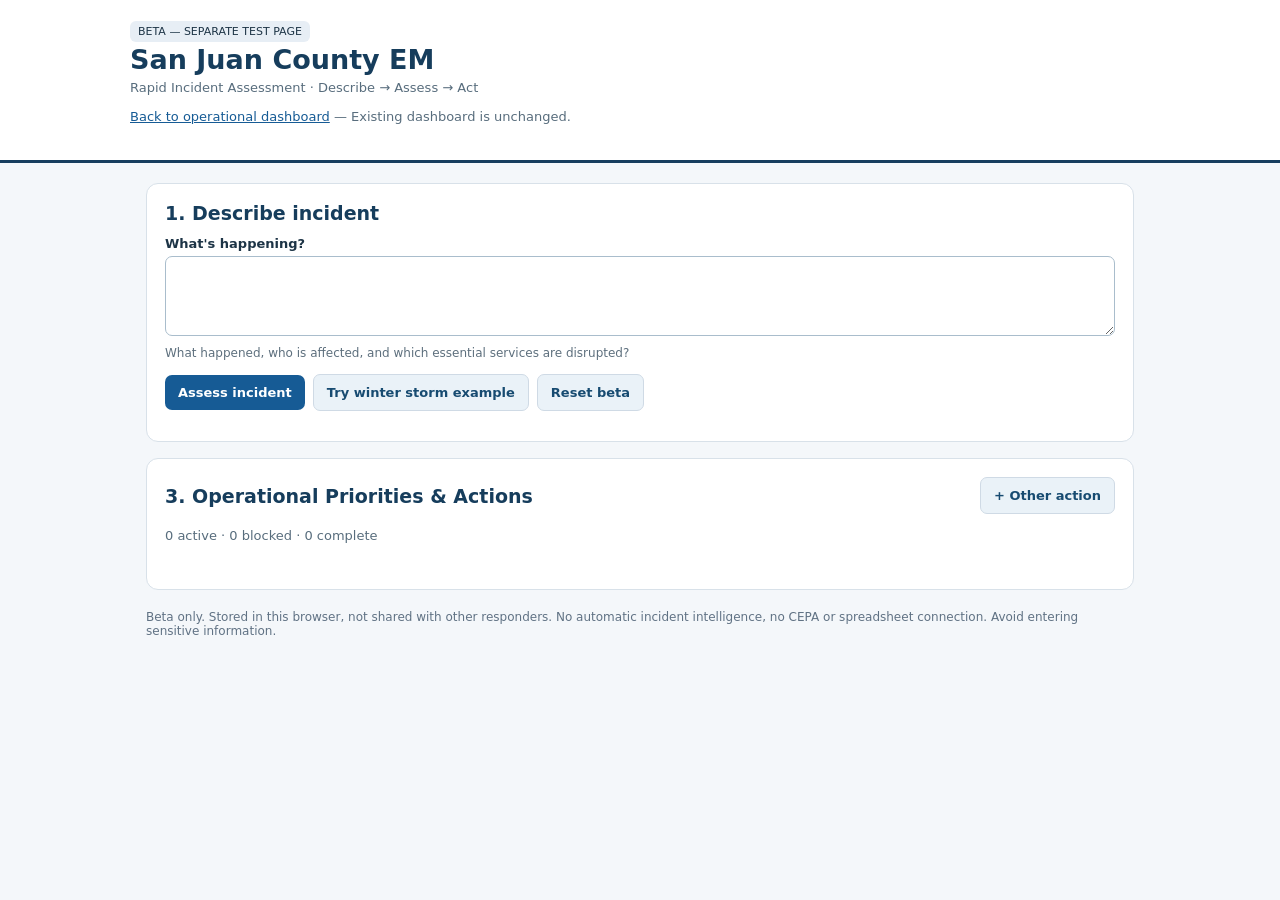
<file: rapid-assessment.html>
<!doctype html>
<html lang="en"><head><meta charset="utf-8"><meta name="viewport" content="width=device-width,initial-scale=1"><title>SJC EM - Rapid Assessment Beta</title>
<style>
:root{font-family:system-ui,-apple-system,Segoe UI,sans-serif;color:#1d3446;background:#f4f7fa}
*{box-sizing:border-box}body{margin:0}header{background:white;border-bottom:3px solid #173e5f;padding:20px max(16px,calc((100vw - 1020px)/2))}
main{max-width:1020px;margin:20px auto;padding:0 16px}h1{font-size:27px;color:#163d5c;margin:5px 0}h2{font-size:19px;color:#163d5c;margin:0 0 12px}
section{background:white;border:1px solid #d8e1e9;padding:18px;border-radius:12px;margin-bottom:16px}
p{line-height:1.45}.small{font-size:13px;color:#586d7d}.hint{font-size:12px;color:#5d6f7d;margin:5px 0 12px}.badge{font-size:11px;padding:4px 8px;background:#e7eef5;border-radius:6px}
label{display:block;font-size:13px;font-weight:700;margin:10px 0 5px}
input[type=text],textarea,select{font:inherit;color:inherit;width:100%;border:1px solid #a9bdcc;padding:10px;border-radius:7px;background:white}textarea{min-height:80px;resize:vertical}
button{font:inherit;font-size:13px;font-weight:700;border:0;border-radius:7px;background:#165b95;color:white;padding:10px 13px;cursor:pointer}
button.alt{background:#eaf2f8;color:#174b71;border:1px solid #cfdae5}.bar{display:flex;flex-wrap:wrap;gap:8px;margin:12px 0;align-items:center}
.line{border-top:1px solid #e1e7ee;padding:10px 0;display:flex;gap:12px;align-items:center}.line input{width:18px;height:18px}
.line .grow{flex:1}.line strong{font-size:14px}.line small{display:block;font-size:12px;color:#667785}
.panel{background:#f6f9fb;border:1px solid #d8e1e9;border-radius:9px;padding:14px;margin:12px 0}
.columns{display:grid;grid-template-columns:1fr 1fr;gap:12px}
details.action{border-top:1px solid #dce4eb;padding:11px 0}details.action summary{cursor:pointer;display:flex;flex-wrap:wrap;gap:8px;align-items:center}details.action summary strong{flex:1}
.tag{border-radius:14px;background:#eaf1f8;color:#264d6a;padding:4px 8px;font-size:12px}
.notice{border-left:3px solid #8e9fad;padding:10px;background:#f5f8fb;font-size:12px;color:#526577}
[hidden]{display:none!important}a{color:#165b95}footer{max-width:1020px;margin:20px auto;padding:0 16px 30px;font-size:12px;color:#607284}
@media(max-width:620px){.columns{grid-template-columns:1fr}.line{align-items:start}}
</style></head>
<body><header><span class="badge">BETA — SEPARATE TEST PAGE</span><h1>San Juan County EM</h1><div class="small">Rapid Incident Assessment · Describe → Assess → Act</div>
<p class="small"><a href="./index.html">Back to operational dashboard</a> — Existing dashboard is unchanged.</p></header>
<main>
<section><h2>1. Describe incident</h2><label for="incident">What's happening?</label><textarea id="incident" maxlength="1200"></textarea>
<p class="hint">What happened, who is affected, and which essential services are disrupted?</p>
<div class="bar"><button id="assess">Assess incident</button><button id="example" class="alt">Try winter storm example</button><button id="reset" class="alt">Reset beta</button></div></section>
<section id="review" hidden><h2>2. Review lifeline impacts</h2><p class="small">Directly mentioned impacts start selected; possible cascading impacts are optional. Verify before acting.</p>
<div id="lifelines"></div><button id="others" class="alt">Show other lifelines</button>
<p class="hint" id="count"></p><p class="notice">These are review prompts, not verified impacts. Nothing changes the operational dashboard or existing lifeline colors.</p></section>
<section><div class="bar" style="justify-content:space-between;margin:0 0 10px"><h2 style="margin:0">3. Operational Priorities &amp; Actions</h2><button id="manual" class="alt">+ Other action</button></div>
<p class="small" id="summary">No actions assigned.</p>
<div id="formPanel" class="panel" hidden><h3 id="formHeading">New action</h3><form id="newAction">
<label for="problem">Problem</label><input id="problem" type="text" maxlength="180" required><p class="hint">What is disrupted or needs attention?</p>
<label for="task">Action</label><textarea id="task" maxlength="700" required></textarea><p class="hint">What needs to happen, why does it matter, and what does success look like? (Task · Purpose · End State)</p>
<div class="columns"><div><label for="owner">Assigned to</label><input id="owner" type="text" maxlength="100" required><p class="hint">Who is responsible for the next action?</p></div><div><label for="priority">Priority</label><select id="priority"><option>Critical</option><option selected>High</option><option>Routine</option></select></div></div>
<div class="bar"><button type="submit">Save action</button><button id="cancel" class="alt" type="button">Cancel</button></div>
</form></div><div id="actionList"></div>
<div class="bar"><button id="showAll" class="alt" hidden>Show all</button><button id="copy" class="alt" hidden>Copy brief</button></div>
</section></main>
<footer>Beta only. Stored in this browser, not shared with other responders. No automatic incident intelligence, no CEPA or spreadsheet connection. Avoid entering sensitive information.</footer>
<script>
(()=>{
const $=id=>document.getElementById(id),names=['Safety and Security','Food, Hydration, Shelter','Health and Medical','Water Systems','Energy','Communications','Transportation','Hazardous Materials'],key='sjc_rapid_assessment_beta_v1';
const example='Severe winter storm closes US 550 north and south of Silverton, strands travelers, and causes widespread power outages.';
let state={description:'',selected:[],actions:[],assessed:false},suggestions=[],all=false,showAll=false,from='',editing=null;
try{const r=JSON.parse(localStorage.getItem(key)||'null');if(r&&Array.isArray(r.selected)&&Array.isArray(r.actions))state=r}catch(e){}
const save=()=>{try{localStorage.setItem(key,JSON.stringify(state))}catch(e){alert('Unable to save locally')}};
const node=(tag,txt,cls)=>{const e=document.createElement(tag);e.textContent=txt||'';if(cls)e.className=cls;return e};
function parse(text){
 const s=text.toLowerCase(),rows=[];
 function add(name,why,kind){let r=rows.find(x=>x.name===name);if(!r)rows.push({name,why,kind});else if(kind==='Direct')Object.assign(r,{why,kind})}
 const road=/\b(road|roads|highway|hwy|us\s*550|pass|passes|closure|closed|bridge)\b/.test(s);
 const stranded=/\b(strand|strands|stranded|travelers|travellers|shelter|housing|displaced|evacuee)\b/.test(s);
 const power=/\b(power|electricity|blackout|outage|outages|grid|fuel)\b/.test(s);
 if(road)add('Transportation','Road access or travel disruption','Direct');
 if(stranded)add('Food, Hydration, Shelter','Stranded people or shelter needs','Direct');
 if(power)add('Energy','Electricity or fuel disruption','Direct');
 if(/\b(hospital|medical|ems|ambulance|patient|injury|injured)\b/.test(s))add('Health and Medical','Medical care or movement','Direct');
 if(/\b(radio|cellular|communications|dispatch|internet|phone|911)\b/.test(s))add('Communications','Communications interruption','Direct');
 if(/\b(water|wastewater|sewer|contamination)\b/.test(s))add('Water Systems','Water or wastewater disruption','Direct');
 if(/\b(hazmat|hazardous|chemical|spill)\b/.test(s))add('Hazardous Materials','Hazardous material concern','Direct');
 if(/\b(rescue|security|police|law enforcement)\b/.test(s))add('Safety and Security','Public safety concern','Direct');
 if(road)add('Health and Medical','Check patient transfer access','Possible cascade');
 if(power){add('Communications','Check dispatch and warning backup power','Possible cascade');add('Water Systems','Check water system backup power','Possible cascade')}
 if(stranded)add('Safety and Security','Check stranded-traveler safety needs','Possible cascade');
 return rows.sort((a,b)=>(a.kind==='Direct'?0:1)-(b.kind==='Direct'?0:1)||names.indexOf(a.name)-names.indexOf(b.name))
}
function assess(preserve=false){
 state.description=$('incident').value.trim();if(!state.description){$('incident').focus();return}
 suggestions=parse(state.description);if(!preserve)state.selected=suggestions.filter(x=>x.kind==='Direct').map(x=>x.name);
 state.assessed=true;save();drawLifelines()
}
function drawLifelines(){
 $('review').hidden=!state.assessed;if(!state.assessed)return;
 const container=$('lifelines');container.replaceChildren();let shown=all?names: suggestions.map(x=>x.name);
 if(!shown.length)shown=names;
 for(const name of shown){
 const r=suggestions.find(x=>x.name===name),row=node('div','','line'),check=document.createElement('input');check.type='checkbox';check.checked=state.selected.includes(name);
 check.setAttribute('aria-label','Select '+name);check.addEventListener('change',()=>{state.selected=check.checked?[...state.selected,name]:state.selected.filter(x=>x!==name);save();updateCount()});
 const info=node('div','','grow');info.append(node('strong',name),node('small',r?(r.kind+': '+r.why):'Manual review'));
 const add=node('button','+ Action','alt');add.type='button';add.addEventListener('click',()=>openForm(name));
 row.append(check,info,add);container.append(row)
 }
 $('others').textContent=all?'Show suggested only':'Show other lifelines';updateCount()
}
function updateCount(){$('count').textContent=state.selected.length+' lifeline(s) selected for review'}
function openForm(name='',id=null){
 editing=id;const a=state.actions.find(x=>x.id===id);from=a?.lifeline||name;
 $('formHeading').textContent=a?'Edit action':'New action'+(name?' · '+name:'');$('problem').value=a?.problem||'';$('task').value=a?.task||'';$('owner').value=a?.owner||'';$('priority').value=a?.priority||'High';$('formPanel').hidden=false;$('formPanel').scrollIntoView({block:'nearest'});$('problem').focus()
}
function drawActions(){
 const list=$('actionList');list.replaceChildren();const ranks={Critical:0,High:1,Routine:2};
 const arr=[...state.actions].sort((a,b)=>(a.status==='Complete')-(b.status==='Complete')||(ranks[a.priority]??3)-(ranks[b.priority]??3));
 $('summary').textContent=arr.filter(x=>x.status!=='Complete').length+' active · '+arr.filter(x=>x.status==='Blocked').length+' blocked · '+arr.filter(x=>x.status==='Complete').length+' complete';
 for(const a of (showAll?arr:arr.slice(0,3))){
 const details=node('details','','action'),head=node('summary');head.append(node('span',a.priority,'tag'),node('strong',a.problem),node('span',a.status,'tag'));details.append(head);
 const div=node('div','','detail');div.append(node('p',a.task),node('p','Assigned: '+a.owner+(a.lifeline?' · '+a.lifeline:''),'small'));
 const label=node('label','Status'),sel=document.createElement('select');for(const v of ['Pending','In Progress','Blocked','Complete']){const op=node('option',v);op.value=v;sel.append(op)}sel.value=a.status;sel.addEventListener('change',()=>{a.status=sel.value;save();drawActions()});label.append(sel);div.append(label);
 const label2=node('label','Outcome / current result'),t=document.createElement('textarea');t.value=a.outcome||'';t.addEventListener('change',()=>{a.outcome=t.value;save()});div.append(label2,t,node('p','What happened? Was the intended result achieved?','hint'));
 const edit=node('button','Edit','alt');edit.addEventListener('click',()=>openForm('',a.id));const del=node('button','Remove','alt');del.addEventListener('click',()=>{if(confirm('Remove this action?')){state.actions=state.actions.filter(x=>x.id!==a.id);save();drawActions()}});
 const bar=node('div','','bar');bar.append(edit,del);div.append(bar);details.append(div);list.append(details)
 }
 $('showAll').hidden=arr.length<=3;$('showAll').textContent=showAll?'Show top three':'Show all '+arr.length;
 $('copy').hidden=!arr.length
}
$('incident').value=state.description;$('assess').addEventListener('click',()=>assess());
$('example').addEventListener('click',()=>{$('incident').value=example;assess()});
$('others').addEventListener('click',()=>{all=!all;drawLifelines()});
$('manual').addEventListener('click',()=>openForm());
$('cancel').addEventListener('click',()=>{$('formPanel').hidden=true;editing=null});
$('newAction').addEventListener('submit',e=>{e.preventDefault();const entry={problem:$('problem').value.trim(),task:$('task').value.trim(),owner:$('owner').value.trim(),priority:$('priority').value};if(!entry.problem||!entry.task||!entry.owner)return;
 if(editing){const a=state.actions.find(x=>x.id===editing);if(a)Object.assign(a,entry)}else state.actions.push({...entry,id:String(Date.now()),lifeline:from,status:'Pending',outcome:''});
 save();$('formPanel').hidden=true;editing=null;drawActions()});
$('showAll').addEventListener('click',()=>{showAll=!showAll;drawActions()});
$('copy').addEventListener('click',()=>{const msg='Incident: '+state.description+'\n'+state.actions.map(x=>x.priority+' | '+x.problem+' | '+x.owner+' | '+x.status+'\nAction: '+x.task+'\nOutcome: '+(x.outcome||'Not recorded')).join('\n\n');navigator.clipboard.writeText(msg).then(()=>alert('Brief copied')).catch(()=>alert('Copy unavailable'))});
$('reset').addEventListener('click',()=>{if(!confirm('Clear this beta test data?'))return;state={description:'',selected:[],actions:[],assessed:false};$('incident').value='';$('review').hidden=true;$('formPanel').hidden=true;save();drawActions()});
if(state.assessed){suggestions=parse(state.description);drawLifelines()}drawActions();
})();
</script></body></html>
</file>
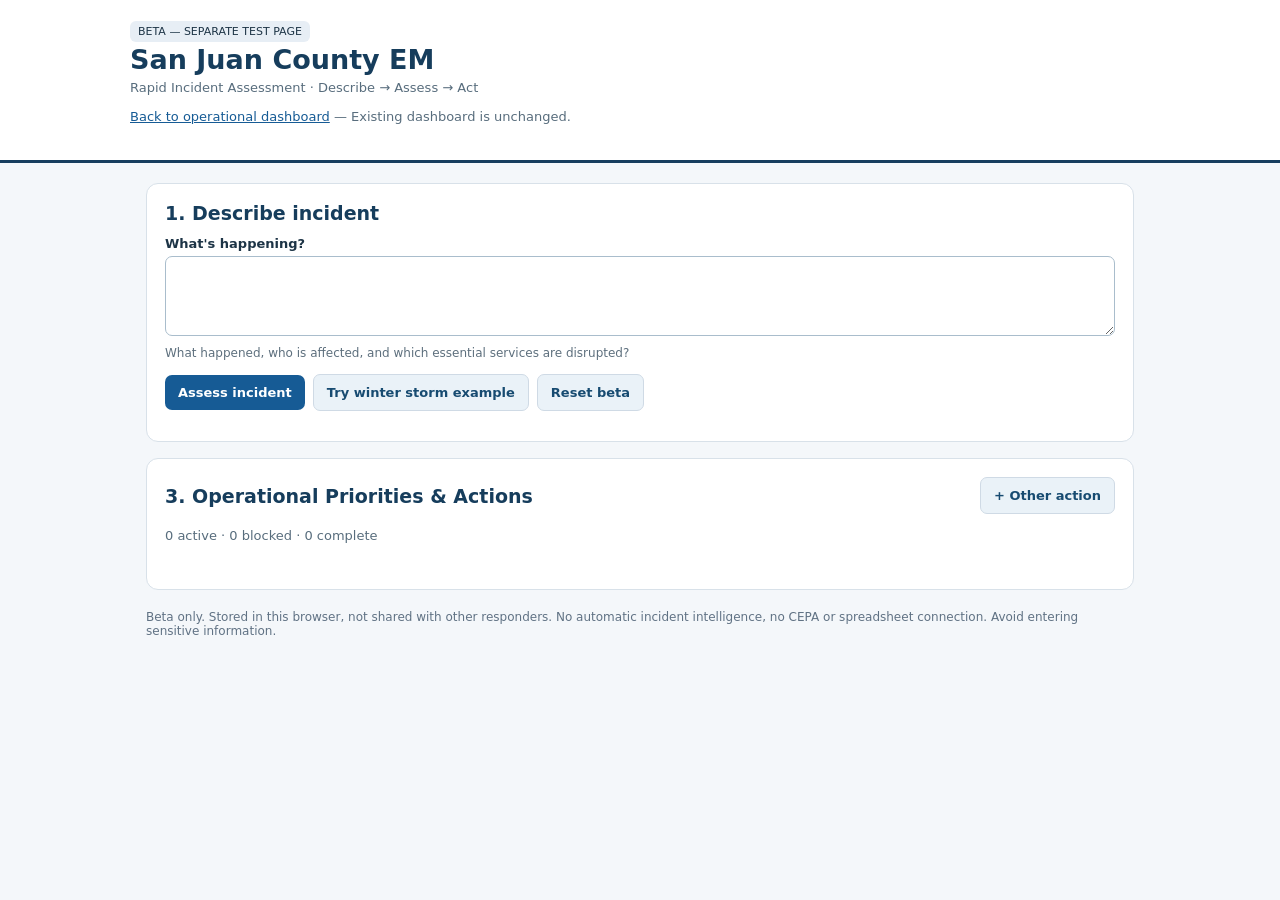
<file: beta/rapid-assessment.html>
<!doctype html>
<html lang="en"><head><meta charset="utf-8"><meta name="viewport" content="width=device-width,initial-scale=1"><title>SJC EM - Rapid Assessment Beta</title>
<style>
:root{font-family:system-ui,-apple-system,Segoe UI,sans-serif;color:#1d3446;background:#f4f7fa}
*{box-sizing:border-box}body{margin:0}header{background:white;border-bottom:3px solid #173e5f;padding:20px max(16px,calc((100vw - 1020px)/2))}
main{max-width:1020px;margin:20px auto;padding:0 16px}h1{font-size:27px;color:#163d5c;margin:5px 0}h2{font-size:19px;color:#163d5c;margin:0 0 12px}
section{background:white;border:1px solid #d8e1e9;padding:18px;border-radius:12px;margin-bottom:16px}
p{line-height:1.45}.small{font-size:13px;color:#586d7d}.hint{font-size:12px;color:#5d6f7d;margin:5px 0 12px}.badge{font-size:11px;padding:4px 8px;background:#e7eef5;border-radius:6px}
label{display:block;font-size:13px;font-weight:700;margin:10px 0 5px}
input[type=text],textarea,select{font:inherit;color:inherit;width:100%;border:1px solid #a9bdcc;padding:10px;border-radius:7px;background:white}textarea{min-height:80px;resize:vertical}
button{font:inherit;font-size:13px;font-weight:700;border:0;border-radius:7px;background:#165b95;color:white;padding:10px 13px;cursor:pointer}
button.alt{background:#eaf2f8;color:#174b71;border:1px solid #cfdae5}.bar{display:flex;flex-wrap:wrap;gap:8px;margin:12px 0;align-items:center}
.line{border-top:1px solid #e1e7ee;padding:10px 0;display:flex;gap:12px;align-items:center}.line input{width:18px;height:18px}
.line .grow{flex:1}.line strong{font-size:14px}.line small{display:block;font-size:12px;color:#667785}
.panel{background:#f6f9fb;border:1px solid #d8e1e9;border-radius:9px;padding:14px;margin:12px 0}
.columns{display:grid;grid-template-columns:1fr 1fr;gap:12px}
details.action{border-top:1px solid #dce4eb;padding:11px 0}details.action summary{cursor:pointer;display:flex;flex-wrap:wrap;gap:8px;align-items:center}details.action summary strong{flex:1}
.tag{border-radius:14px;background:#eaf1f8;color:#264d6a;padding:4px 8px;font-size:12px}
.notice{border-left:3px solid #8e9fad;padding:10px;background:#f5f8fb;font-size:12px;color:#526577}
[hidden]{display:none!important}a{color:#165b95}footer{max-width:1020px;margin:20px auto;padding:0 16px 30px;font-size:12px;color:#607284}
@media(max-width:620px){.columns{grid-template-columns:1fr}.line{align-items:start}}
</style></head>
<body><header><span class="badge">BETA — SEPARATE TEST PAGE</span><h1>San Juan County EM</h1><div class="small">Rapid Incident Assessment · Describe → Assess → Act</div>
<p class="small"><a href="../index.html">Back to operational dashboard</a> — Existing dashboard is unchanged.</p></header>
<main>
<section><h2>1. Describe incident</h2><label for="incident">What's happening?</label><textarea id="incident" maxlength="1200"></textarea>
<p class="hint">What happened, who is affected, and which essential services are disrupted?</p>
<div class="bar"><button id="assess">Assess incident</button><button id="example" class="alt">Try winter storm example</button><button id="reset" class="alt">Reset beta</button></div></section>
<section id="review" hidden><h2>2. Review lifeline impacts</h2><p class="small">Directly mentioned impacts start selected; possible cascading impacts are optional. Verify before acting.</p>
<div id="lifelines"></div><button id="others" class="alt">Show other lifelines</button>
<p class="hint" id="count"></p><p class="notice">These are review prompts, not verified impacts. Nothing changes the operational dashboard or existing lifeline colors.</p></section>
<section><div class="bar" style="justify-content:space-between;margin:0 0 10px"><h2 style="margin:0">3. Operational Priorities &amp; Actions</h2><button id="manual" class="alt">+ Other action</button></div>
<p class="small" id="summary">No actions assigned.</p>
<div id="formPanel" class="panel" hidden><h3 id="formHeading">New action</h3><form id="newAction">
<label for="problem">Problem</label><input id="problem" type="text" maxlength="180" required><p class="hint">What is disrupted or needs attention?</p>
<label for="task">Action</label><textarea id="task" maxlength="700" required></textarea><p class="hint">What needs to happen, why does it matter, and what does success look like? (Task · Purpose · End State)</p>
<div class="columns"><div><label for="owner">Assigned to</label><input id="owner" type="text" maxlength="100" required><p class="hint">Who is responsible for the next action?</p></div><div><label for="priority">Priority</label><select id="priority"><option>Critical</option><option selected>High</option><option>Routine</option></select></div></div>
<div class="bar"><button type="submit">Save action</button><button id="cancel" class="alt" type="button">Cancel</button></div>
</form></div><div id="actionList"></div>
<div class="bar"><button id="showAll" class="alt" hidden>Show all</button><button id="copy" class="alt" hidden>Copy brief</button></div>
</section></main>
<footer>Beta only. Stored in this browser, not shared with other responders. No automatic incident intelligence, no CEPA or spreadsheet connection. Avoid entering sensitive information.</footer>
<script>
(()=>{
const $=id=>document.getElementById(id),names=['Safety and Security','Food, Hydration, Shelter','Health and Medical','Water Systems','Energy','Communications','Transportation','Hazardous Materials'],key='sjc_rapid_assessment_beta_v1';
const example='Severe winter storm closes US 550 north and south of Silverton, strands travelers, and causes widespread power outages.';
let state={description:'',selected:[],actions:[],assessed:false},suggestions=[],all=false,showAll=false,from='',editing=null;
try{const r=JSON.parse(localStorage.getItem(key)||'null');if(r&&Array.isArray(r.selected)&&Array.isArray(r.actions))state=r}catch(e){}
const save=()=>{try{localStorage.setItem(key,JSON.stringify(state))}catch(e){alert('Unable to save locally')}};
const node=(tag,txt,cls)=>{const e=document.createElement(tag);e.textContent=txt||'';if(cls)e.className=cls;return e};
function parse(text){
 const s=text.toLowerCase(),rows=[];
 function add(name,why,kind){let r=rows.find(x=>x.name===name);if(!r)rows.push({name,why,kind});else if(kind==='Direct')Object.assign(r,{why,kind})}
 const road=/\b(road|roads|highway|hwy|us\s*550|pass|passes|closure|closed|bridge)\b/.test(s);
 const stranded=/\b(strand|strands|stranded|travelers|travellers|shelter|housing|displaced|evacuee)\b/.test(s);
 const power=/\b(power|electricity|blackout|outage|outages|grid|fuel)\b/.test(s);
 if(road)add('Transportation','Road access or travel disruption','Direct');
 if(stranded)add('Food, Hydration, Shelter','Stranded people or shelter needs','Direct');
 if(power)add('Energy','Electricity or fuel disruption','Direct');
 if(/\b(hospital|medical|ems|ambulance|patient|injury|injured)\b/.test(s))add('Health and Medical','Medical care or movement','Direct');
 if(/\b(radio|cellular|communications|dispatch|internet|phone|911)\b/.test(s))add('Communications','Communications interruption','Direct');
 if(/\b(water|wastewater|sewer|contamination)\b/.test(s))add('Water Systems','Water or wastewater disruption','Direct');
 if(/\b(hazmat|hazardous|chemical|spill)\b/.test(s))add('Hazardous Materials','Hazardous material concern','Direct');
 if(/\b(rescue|security|police|law enforcement)\b/.test(s))add('Safety and Security','Public safety concern','Direct');
 if(road)add('Health and Medical','Check patient transfer access','Possible cascade');
 if(power){add('Communications','Check dispatch and warning backup power','Possible cascade');add('Water Systems','Check water system backup power','Possible cascade')}
 if(stranded)add('Safety and Security','Check stranded-traveler safety needs','Possible cascade');
 return rows.sort((a,b)=>(a.kind==='Direct'?0:1)-(b.kind==='Direct'?0:1)||names.indexOf(a.name)-names.indexOf(b.name))
}
function assess(preserve=false){
 state.description=$('incident').value.trim();if(!state.description){$('incident').focus();return}
 suggestions=parse(state.description);if(!preserve)state.selected=suggestions.filter(x=>x.kind==='Direct').map(x=>x.name);
 state.assessed=true;save();drawLifelines()
}
function drawLifelines(){
 $('review').hidden=!state.assessed;if(!state.assessed)return;
 const container=$('lifelines');container.replaceChildren();let shown=all?names: suggestions.map(x=>x.name);
 if(!shown.length)shown=names;
 for(const name of shown){
 const r=suggestions.find(x=>x.name===name),row=node('div','','line'),check=document.createElement('input');check.type='checkbox';check.checked=state.selected.includes(name);
 check.setAttribute('aria-label','Select '+name);check.addEventListener('change',()=>{state.selected=check.checked?[...state.selected,name]:state.selected.filter(x=>x!==name);save();updateCount()});
 const info=node('div','','grow');info.append(node('strong',name),node('small',r?(r.kind+': '+r.why):'Manual review'));
 const add=node('button','+ Action','alt');add.type='button';add.addEventListener('click',()=>openForm(name));
 row.append(check,info,add);container.append(row)
 }
 $('others').textContent=all?'Show suggested only':'Show other lifelines';updateCount()
}
function updateCount(){$('count').textContent=state.selected.length+' lifeline(s) selected for review'}
function openForm(name='',id=null){
 editing=id;const a=state.actions.find(x=>x.id===id);from=a?.lifeline||name;
 $('formHeading').textContent=a?'Edit action':'New action'+(name?' · '+name:'');$('problem').value=a?.problem||'';$('task').value=a?.task||'';$('owner').value=a?.owner||'';$('priority').value=a?.priority||'High';$('formPanel').hidden=false;$('formPanel').scrollIntoView({block:'nearest'});$('problem').focus()
}
function drawActions(){
 const list=$('actionList');list.replaceChildren();const ranks={Critical:0,High:1,Routine:2};
 const arr=[...state.actions].sort((a,b)=>(a.status==='Complete')-(b.status==='Complete')||(ranks[a.priority]??3)-(ranks[b.priority]??3));
 $('summary').textContent=arr.filter(x=>x.status!=='Complete').length+' active · '+arr.filter(x=>x.status==='Blocked').length+' blocked · '+arr.filter(x=>x.status==='Complete').length+' complete';
 for(const a of (showAll?arr:arr.slice(0,3))){
 const details=node('details','','action'),head=node('summary');head.append(node('span',a.priority,'tag'),node('strong',a.problem),node('span',a.status,'tag'));details.append(head);
 const div=node('div','','detail');div.append(node('p',a.task),node('p','Assigned: '+a.owner+(a.lifeline?' · '+a.lifeline:''),'small'));
 const label=node('label','Status'),sel=document.createElement('select');for(const v of ['Pending','In Progress','Blocked','Complete']){const op=node('option',v);op.value=v;sel.append(op)}sel.value=a.status;sel.addEventListener('change',()=>{a.status=sel.value;save();drawActions()});label.append(sel);div.append(label);
 const label2=node('label','Outcome / current result'),t=document.createElement('textarea');t.value=a.outcome||'';t.addEventListener('change',()=>{a.outcome=t.value;save()});div.append(label2,t,node('p','What happened? Was the intended result achieved?','hint'));
 const edit=node('button','Edit','alt');edit.addEventListener('click',()=>openForm('',a.id));const del=node('button','Remove','alt');del.addEventListener('click',()=>{if(confirm('Remove this action?')){state.actions=state.actions.filter(x=>x.id!==a.id);save();drawActions()}});
 const bar=node('div','','bar');bar.append(edit,del);div.append(bar);details.append(div);list.append(details)
 }
 $('showAll').hidden=arr.length<=3;$('showAll').textContent=showAll?'Show top three':'Show all '+arr.length;
 $('copy').hidden=!arr.length
}
$('incident').value=state.description;$('assess').addEventListener('click',()=>assess());
$('example').addEventListener('click',()=>{$('incident').value=example;assess()});
$('others').addEventListener('click',()=>{all=!all;drawLifelines()});
$('manual').addEventListener('click',()=>openForm());
$('cancel').addEventListener('click',()=>{$('formPanel').hidden=true;editing=null});
$('newAction').addEventListener('submit',e=>{e.preventDefault();const entry={problem:$('problem').value.trim(),task:$('task').value.trim(),owner:$('owner').value.trim(),priority:$('priority').value};if(!entry.problem||!entry.task||!entry.owner)return;
 if(editing){const a=state.actions.find(x=>x.id===editing);if(a)Object.assign(a,entry)}else state.actions.push({...entry,id:String(Date.now()),lifeline:from,status:'Pending',outcome:''});
 save();$('formPanel').hidden=true;editing=null;drawActions()});
$('showAll').addEventListener('click',()=>{showAll=!showAll;drawActions()});
$('copy').addEventListener('click',()=>{const msg='Incident: '+state.description+'\n'+state.actions.map(x=>x.priority+' | '+x.problem+' | '+x.owner+' | '+x.status+'\nAction: '+x.task+'\nOutcome: '+(x.outcome||'Not recorded')).join('\n\n');navigator.clipboard.writeText(msg).then(()=>alert('Brief copied')).catch(()=>alert('Copy unavailable'))});
$('reset').addEventListener('click',()=>{if(!confirm('Clear this beta test data?'))return;state={description:'',selected:[],actions:[],assessed:false};$('incident').value='';$('review').hidden=true;$('formPanel').hidden=true;save();drawActions()});
if(state.assessed){suggestions=parse(state.description);drawLifelines()}drawActions();
})();
</script></body></html>
</file>
